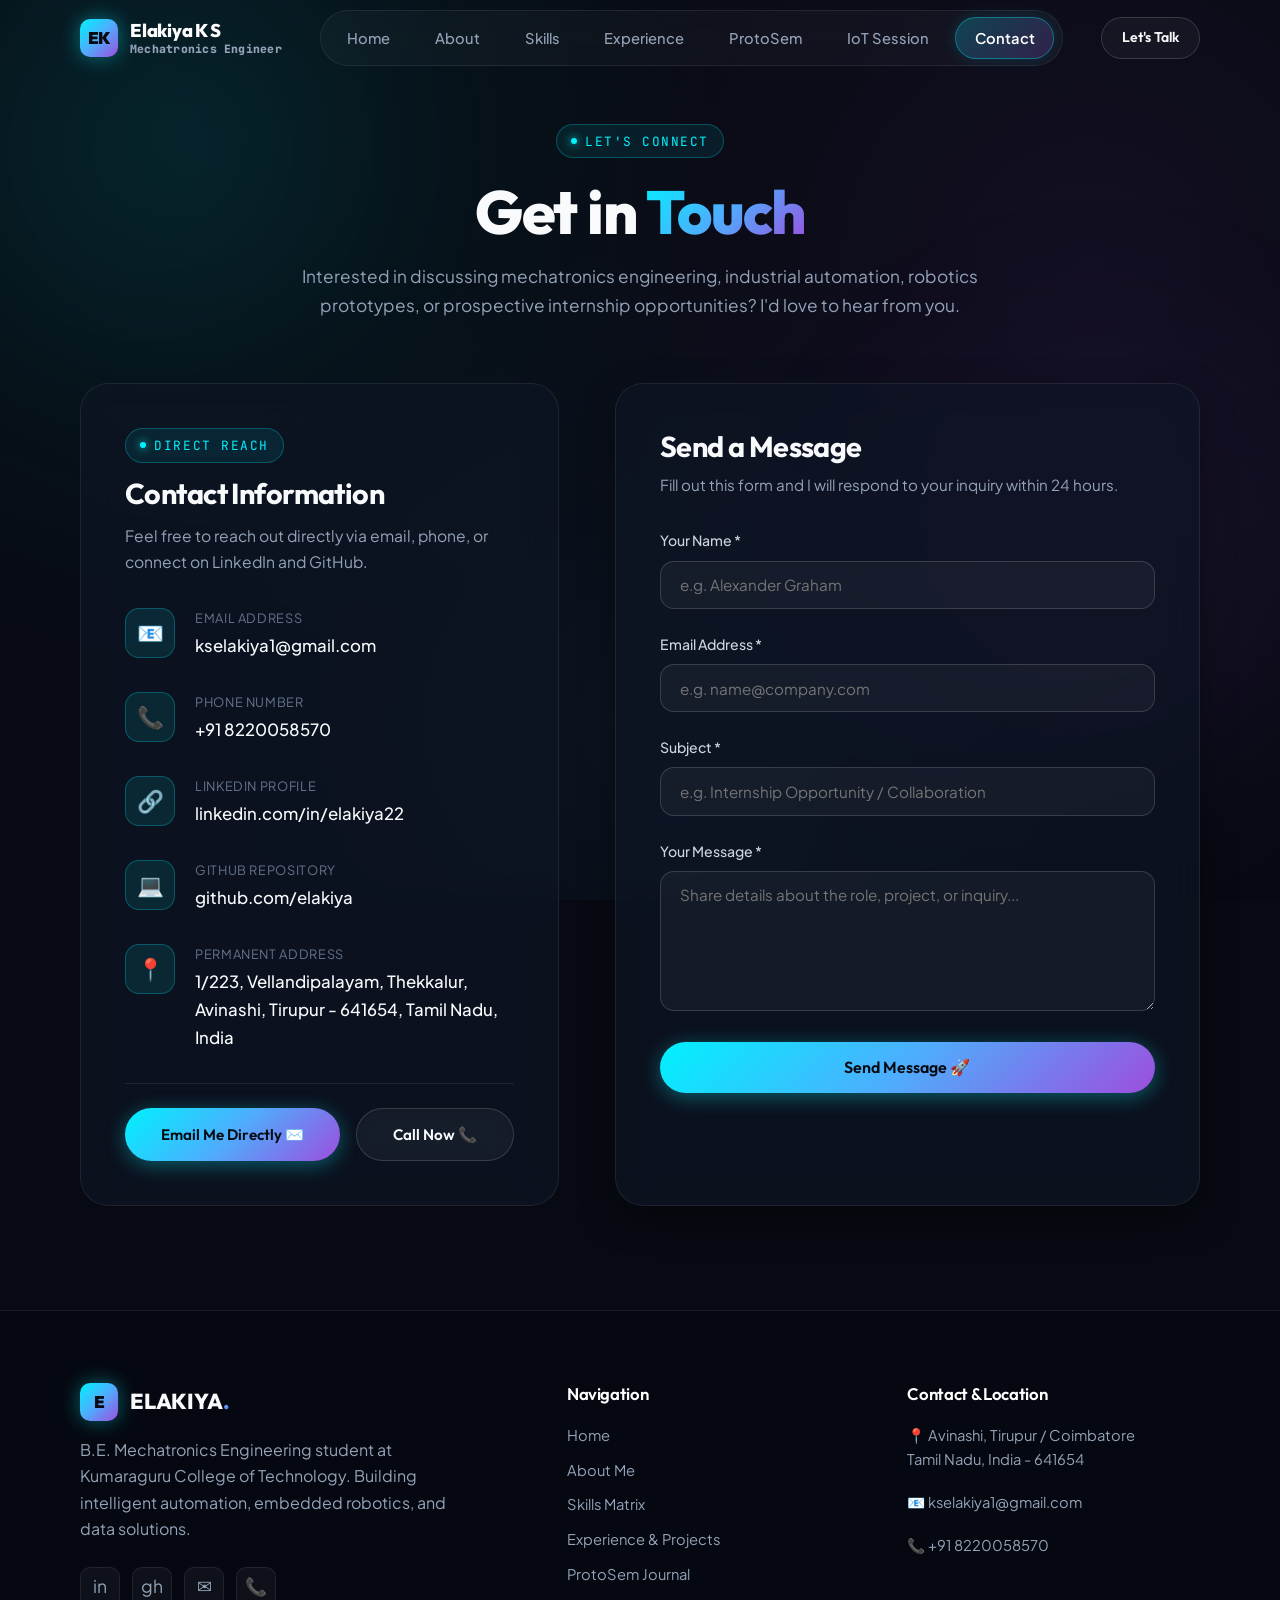
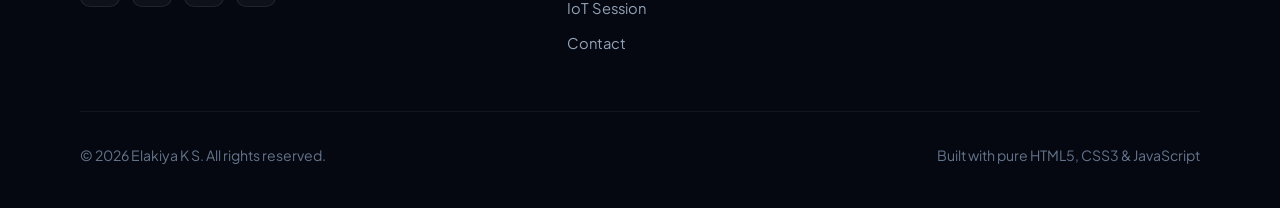
<file: contact.html>
<!DOCTYPE html>
<html lang="en">
<head>
  <meta charset="UTF-8">
  <meta name="viewport" content="width=device-width, initial-scale=1.0">
  <title>Contact Elakiya K S | Mechatronics Engineer</title>
  <meta name="description" content="Get in touch with Elakiya K S for mechatronics engineering roles, PLC automation projects, internships, and collaborative research opportunities.">
  <link rel="stylesheet" href="style.css">
  <link rel="icon" href="data:image/svg+xml,<svg xmlns=%22http://www.w3.org/2000/svg%22 viewBox=%220%22%20%220%22%20%22100%22%20%22100%22><text y=%22.9em%22 font-size=%2290%22>⚡</text></svg>">
</head>
<body>

  <!-- Background Ambient Glow -->
  <div class="ambient-glow" aria-hidden="true"></div>

  <!-- Sticky Glassmorphic Navbar -->
  <header>
    <nav class="navbar" id="navbar" aria-label="Main Navigation">
      <div class="container">
        <a href="index.html" class="nav-brand">
          <div class="nav-logo-badge">EK</div>
          <div class="brand-text">
            <span class="brand-name">Elakiya K S</span>
            <span class="brand-role">Mechatronics Engineer</span>
          </div>
        </a>

        <div class="nav-links" id="navLinks">
          <a href="index.html" class="nav-link">Home</a>
          <a href="about.html" class="nav-link">About</a>
          <a href="skills.html" class="nav-link">Skills</a>
          <a href="experience.html" class="nav-link">Experience</a>
          <a href="protosem.html" class="nav-link">ProtoSem</a>
          <a href="iot.html" class="nav-link">IoT Session</a>
          <a href="contact.html" class="nav-link active">Contact</a>
        </div>

        <div class="nav-cta">
          <a href="contact.html" class="btn btn-outline" style="padding: 0.55rem 1.25rem; font-size: 0.88rem;">Let's Talk</a>
          <button class="mobile-toggle" id="mobileToggle" aria-label="Toggle navigation menu">
            <span></span>
          </button>
        </div>
      </div>
    </nav>
  </header>

  <!-- Main Content -->
  <main>
    <section class="section contact-hero">
      <div class="container">
        <div class="section-header">
          <div class="section-tag">Let's Connect</div>
          <h1>Get in <span class="gradient-text">Touch</span></h1>
          <p class="section-subtitle">Interested in discussing mechatronics engineering, industrial automation, robotics prototypes, or prospective internship opportunities? I'd love to hear from you.</p>
        </div>

        <div class="contact-grid">
          <!-- Left Column: Contact Details -->
          <div class="contact-info-card">
            <div>
              <div class="section-tag" style="margin-bottom: 0.75rem;">Direct Reach</div>
              <h2 style="font-size: 1.8rem; margin-bottom: 0.75rem;">Contact Information</h2>
              <p style="font-size: 0.98rem; line-height: 1.7; color: var(--text-muted); margin-bottom: 0;">
                Feel free to reach out directly via email, phone, or connect on LinkedIn and GitHub.
              </p>
            </div>

            <!-- Email -->
            <div class="contact-item">
              <div class="contact-icon">📧</div>
              <div class="contact-details">
                <span>Email Address</span>
                <a href="mailto:kselakiya1@gmail.com">kselakiya1@gmail.com</a>
              </div>
            </div>

            <!-- Phone -->
            <div class="contact-item">
              <div class="contact-icon">📞</div>
              <div class="contact-details">
                <span>Phone Number</span>
                <a href="tel:8220058570">+91 8220058570</a>
              </div>
            </div>

            <!-- LinkedIn -->
            <div class="contact-item">
              <div class="contact-icon">🔗</div>
              <div class="contact-details">
                <span>LinkedIn Profile</span>
                <a href="https://www.linkedin.com/in/elakiya22" target="_blank" rel="noopener noreferrer">linkedin.com/in/elakiya22</a>
              </div>
            </div>

            <!-- GitHub -->
            <div class="contact-item">
              <div class="contact-icon">💻</div>
              <div class="contact-details">
                <span>GitHub Repository</span>
                <a href="https://github.com/elakiya" target="_blank" rel="noopener noreferrer">github.com/elakiya</a>
              </div>
            </div>

            <!-- Location -->
            <div class="contact-item">
              <div class="contact-icon">📍</div>
              <div class="contact-details">
                <span>Permanent Address</span>
                <p>1/223, Vellandipalayam, Thekkalur,<br>Avinashi, Tirupur - 641654, Tamil Nadu, India</p>
              </div>
            </div>

            <div style="padding-top: 1.5rem; border-top: 1px solid var(--glass-border); display: flex; gap: 1rem; flex-wrap: wrap;">
              <a href="mailto:kselakiya1@gmail.com?subject=Opportunity%20Inquiry" class="btn btn-primary" style="flex-grow: 1;">
                Email Me Directly ✉️
              </a>
              <a href="tel:8220058570" class="btn btn-outline" style="flex-grow: 1;">
                Call Now 📞
              </a>
            </div>
          </div>

          <!-- Right Column: Glassmorphic Contact Form -->
          <div class="contact-form-card">
            <h2 style="font-size: 1.8rem; margin-bottom: 0.5rem;">Send a Message</h2>
            <p style="font-size: 0.95rem; color: var(--text-muted); margin-bottom: 2rem;">
              Fill out this form and I will respond to your inquiry within 24 hours.
            </p>

            <form id="contactForm">
              <div class="form-group">
                <label for="senderName" class="form-label">Your Name *</label>
                <input type="text" id="senderName" class="form-control" placeholder="e.g. Alexander Graham" required>
              </div>

              <div class="form-group">
                <label for="senderEmail" class="form-label">Email Address *</label>
                <input type="email" id="senderEmail" class="form-control" placeholder="e.g. name@company.com" required>
              </div>

              <div class="form-group">
                <label for="subject" class="form-label">Subject *</label>
                <input type="text" id="subject" class="form-control" placeholder="e.g. Internship Opportunity / Collaboration" required>
              </div>

              <div class="form-group">
                <label for="message" class="form-label">Your Message *</label>
                <textarea id="message" class="form-control" placeholder="Share details about the role, project, or inquiry..." required></textarea>
              </div>

              <button type="submit" class="btn btn-primary" style="width: 100%; padding: 0.95rem; font-size: 1rem;">
                Send Message 🚀
              </button>
            </form>
          </div>
        </div>
      </div>
    </section>
  </main>

  <!-- Modern Glassmorphic Footer -->
  <footer class="footer">
    <div class="container">
      <div class="footer-grid">
        <div class="footer-brand">
          <div class="nav-brand" style="margin-bottom: 1rem;">
            <div class="nav-logo-badge">E</div>
            <span>ELAKIYA<span class="gradient-text">.</span></span>
          </div>
          <p>
            B.E. Mechatronics Engineering student at Kumaraguru College of Technology. Building intelligent automation, embedded robotics, and data solutions.
          </p>
          <div class="social-links" style="margin-top: 1.5rem;">
            <a href="https://www.linkedin.com/in/elakiya22" target="_blank" rel="noopener noreferrer" class="social-btn" aria-label="LinkedIn">in</a>
            <a href="https://github.com/elakiya" target="_blank" rel="noopener noreferrer" class="social-btn" aria-label="GitHub">gh</a>
            <a href="mailto:kselakiya1@gmail.com" class="social-btn" aria-label="Email">✉</a>
            <a href="tel:8220058570" class="social-btn" aria-label="Phone">📞</a>
          </div>
        </div>

        <div class="footer-col">
          <h4>Navigation</h4>
          <div class="footer-links">
            <a href="index.html">Home</a>
            <a href="about.html">About Me</a>
            <a href="skills.html">Skills Matrix</a>
            <a href="experience.html">Experience &amp; Projects</a>
            <a href="protosem.html">ProtoSem Journal</a>
            <a href="iot.html">IoT Session</a>
            <a href="contact.html">Contact</a>
          </div>
        </div>

        <div class="footer-col">
          <h4>Contact &amp; Location</h4>
          <div class="footer-links">
            <p style="color: var(--text-muted); font-size: 0.92rem; margin-bottom: 0.5rem;">
              📍 Avinashi, Tirupur / Coimbatore<br>Tamil Nadu, India - 641654
            </p>
            <p style="color: var(--text-muted); font-size: 0.92rem; margin-bottom: 0.5rem;">
              📧 kselakiya1@gmail.com
            </p>
            <p style="color: var(--text-muted); font-size: 0.92rem;">
              📞 +91 8220058570
            </p>
          </div>
        </div>
      </div>

      <div class="footer-bottom">
        <div>&copy; 2026 Elakiya K S. All rights reserved.</div>
        <div>Built with pure HTML5, CSS3 &amp; JavaScript</div>
      </div>
    </div>
  </footer>

  <script src="script.js"></script>
</body>
</html>
</file>
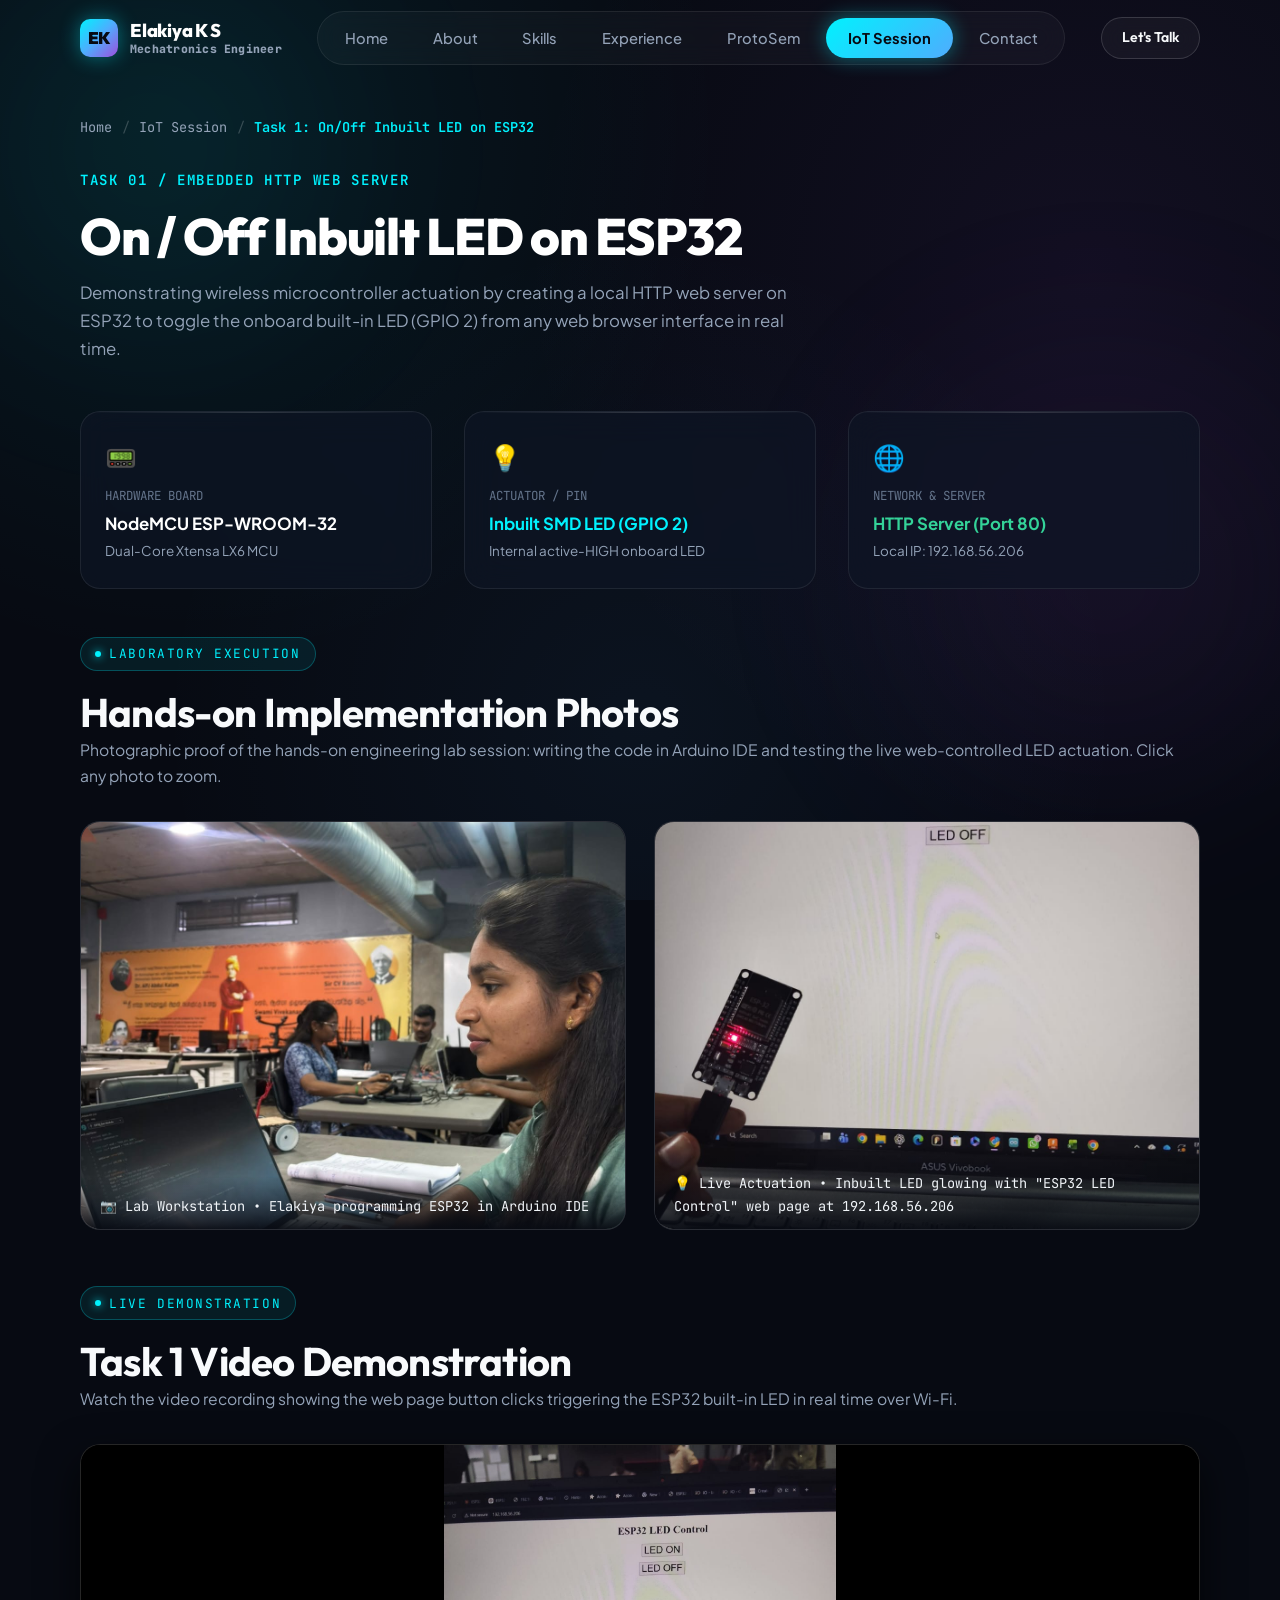
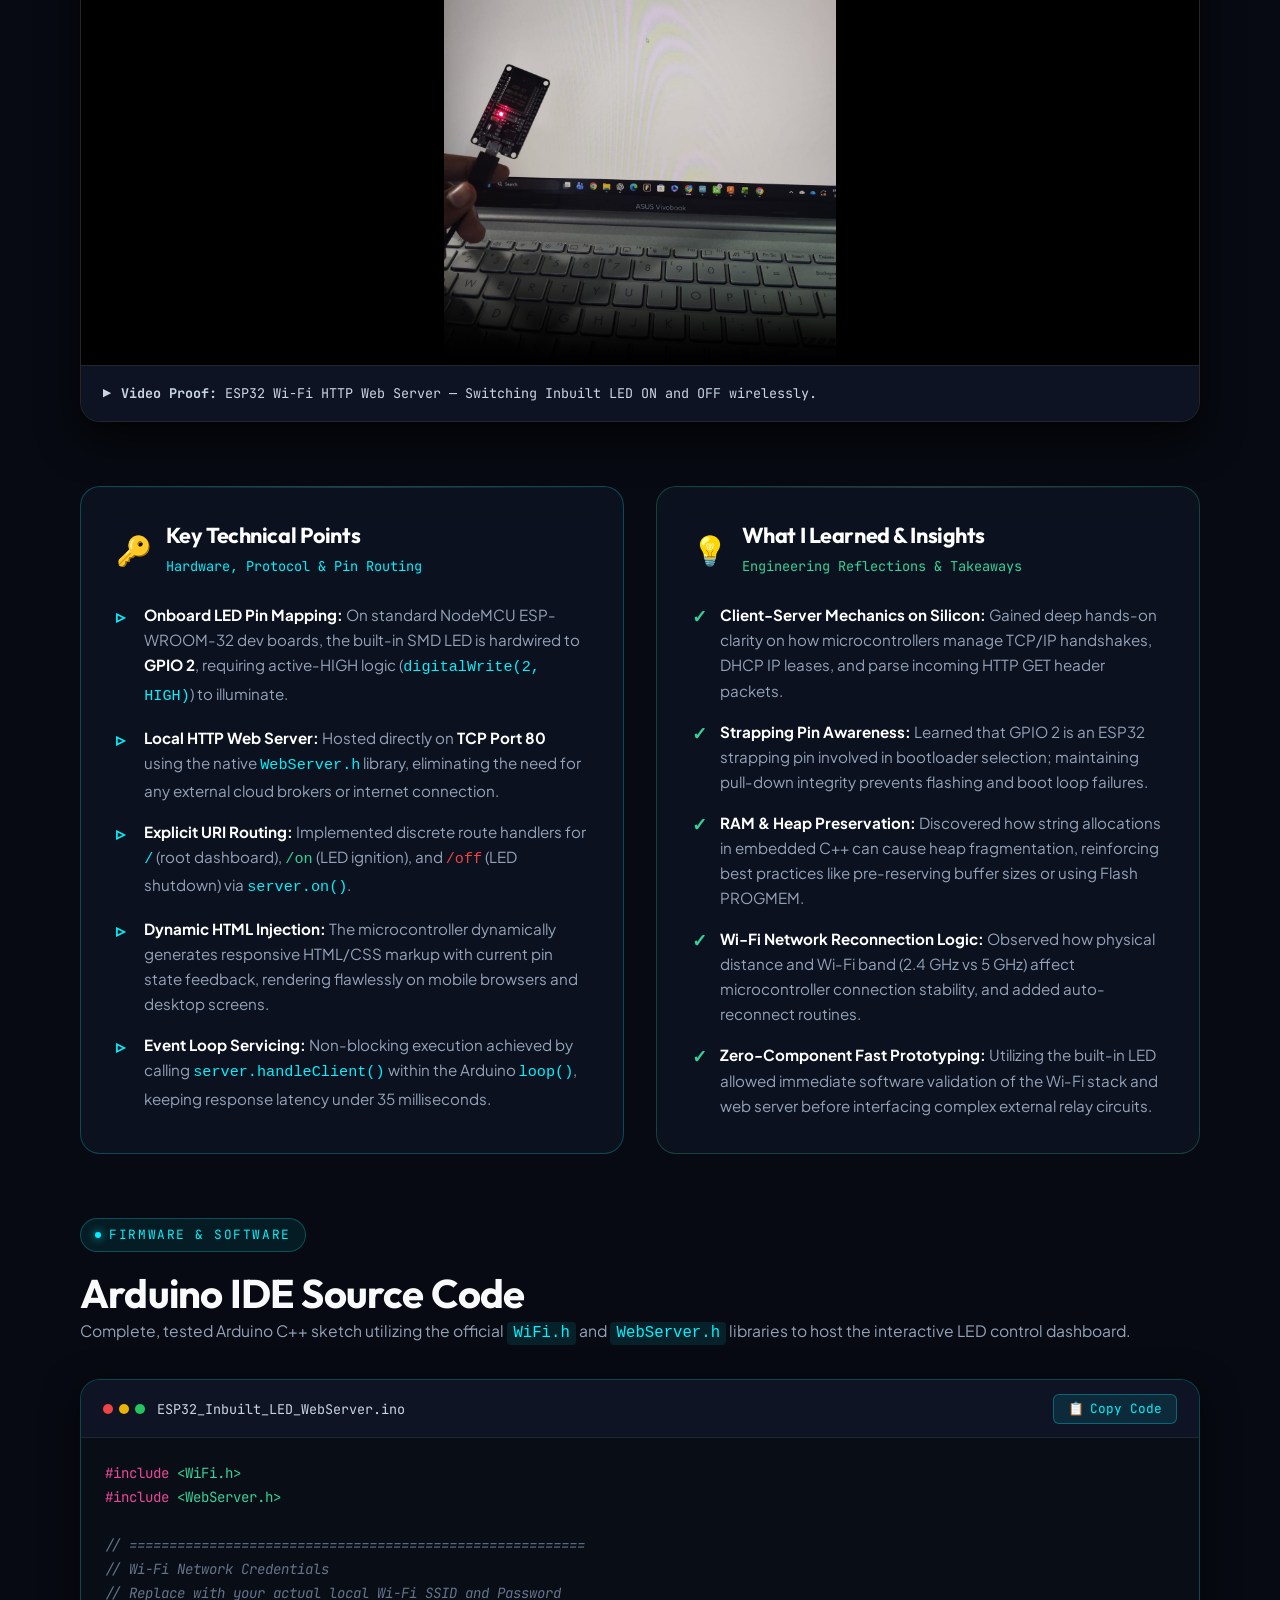
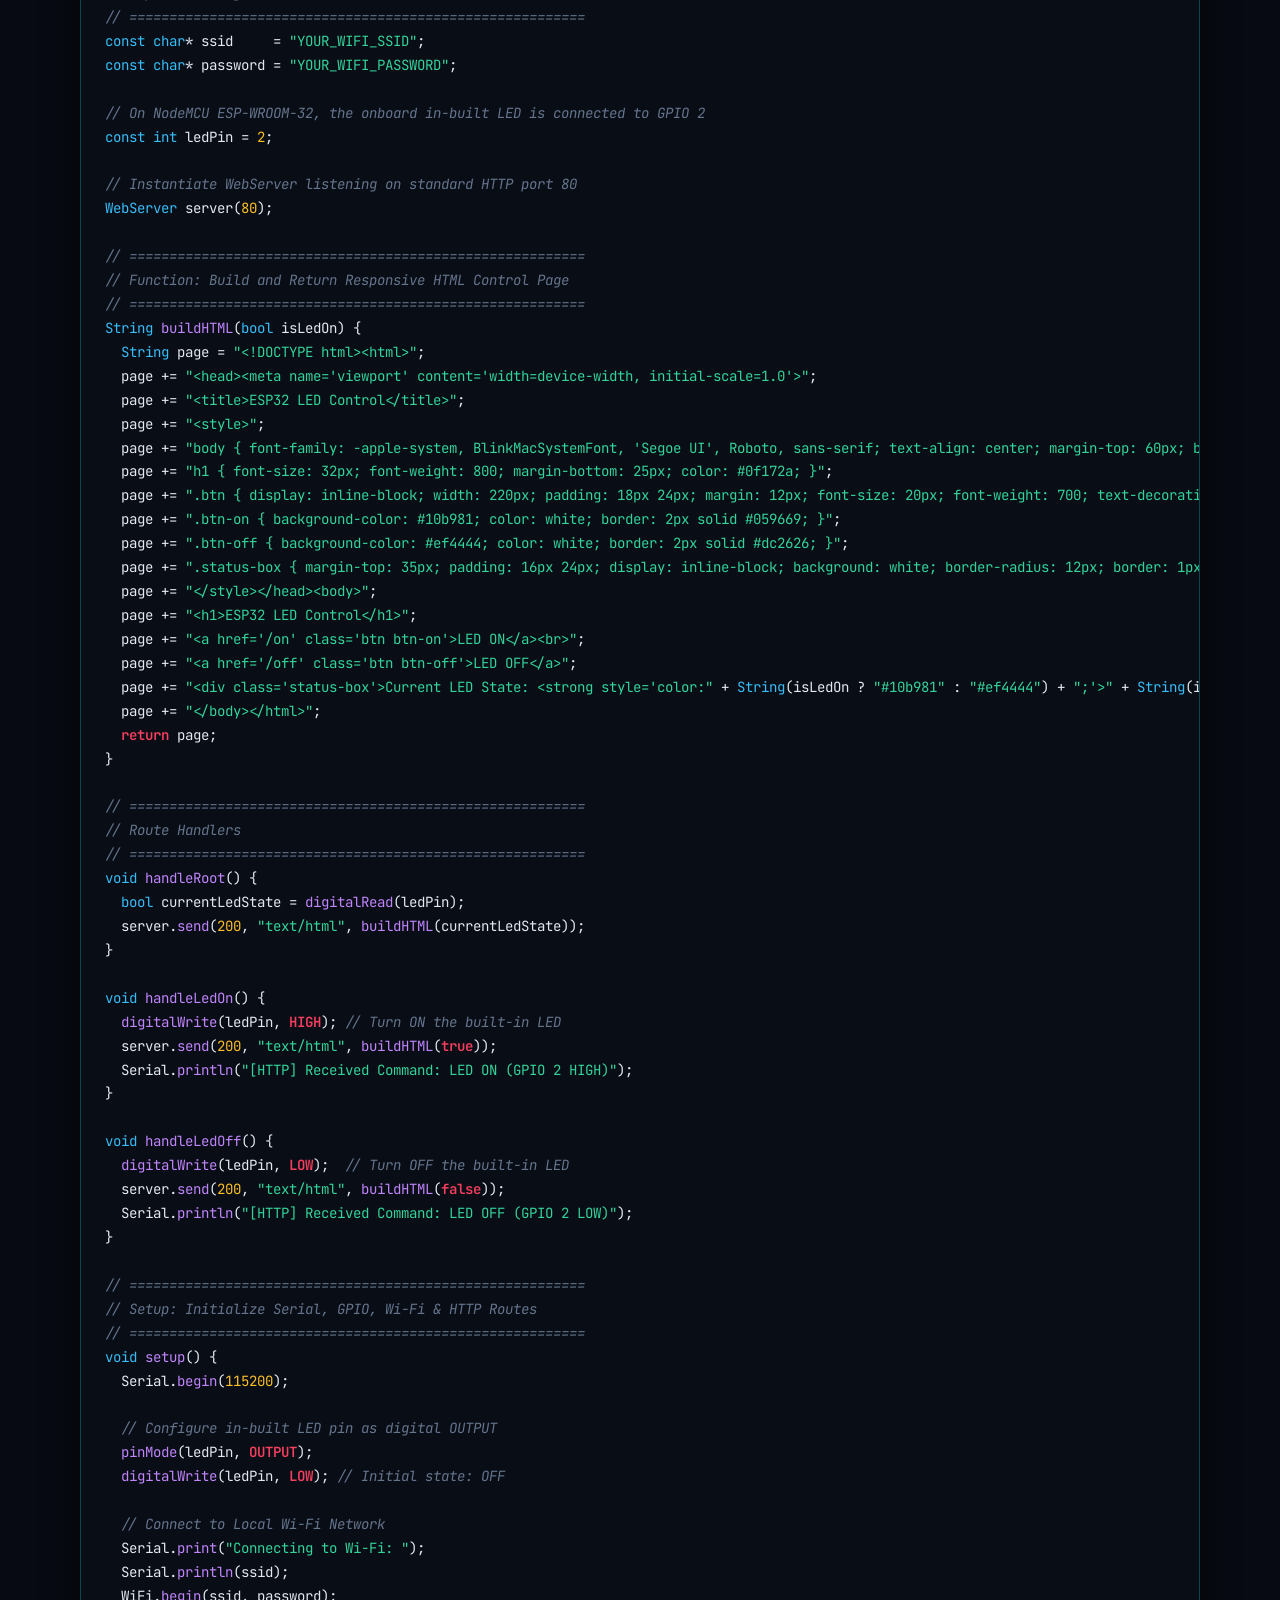
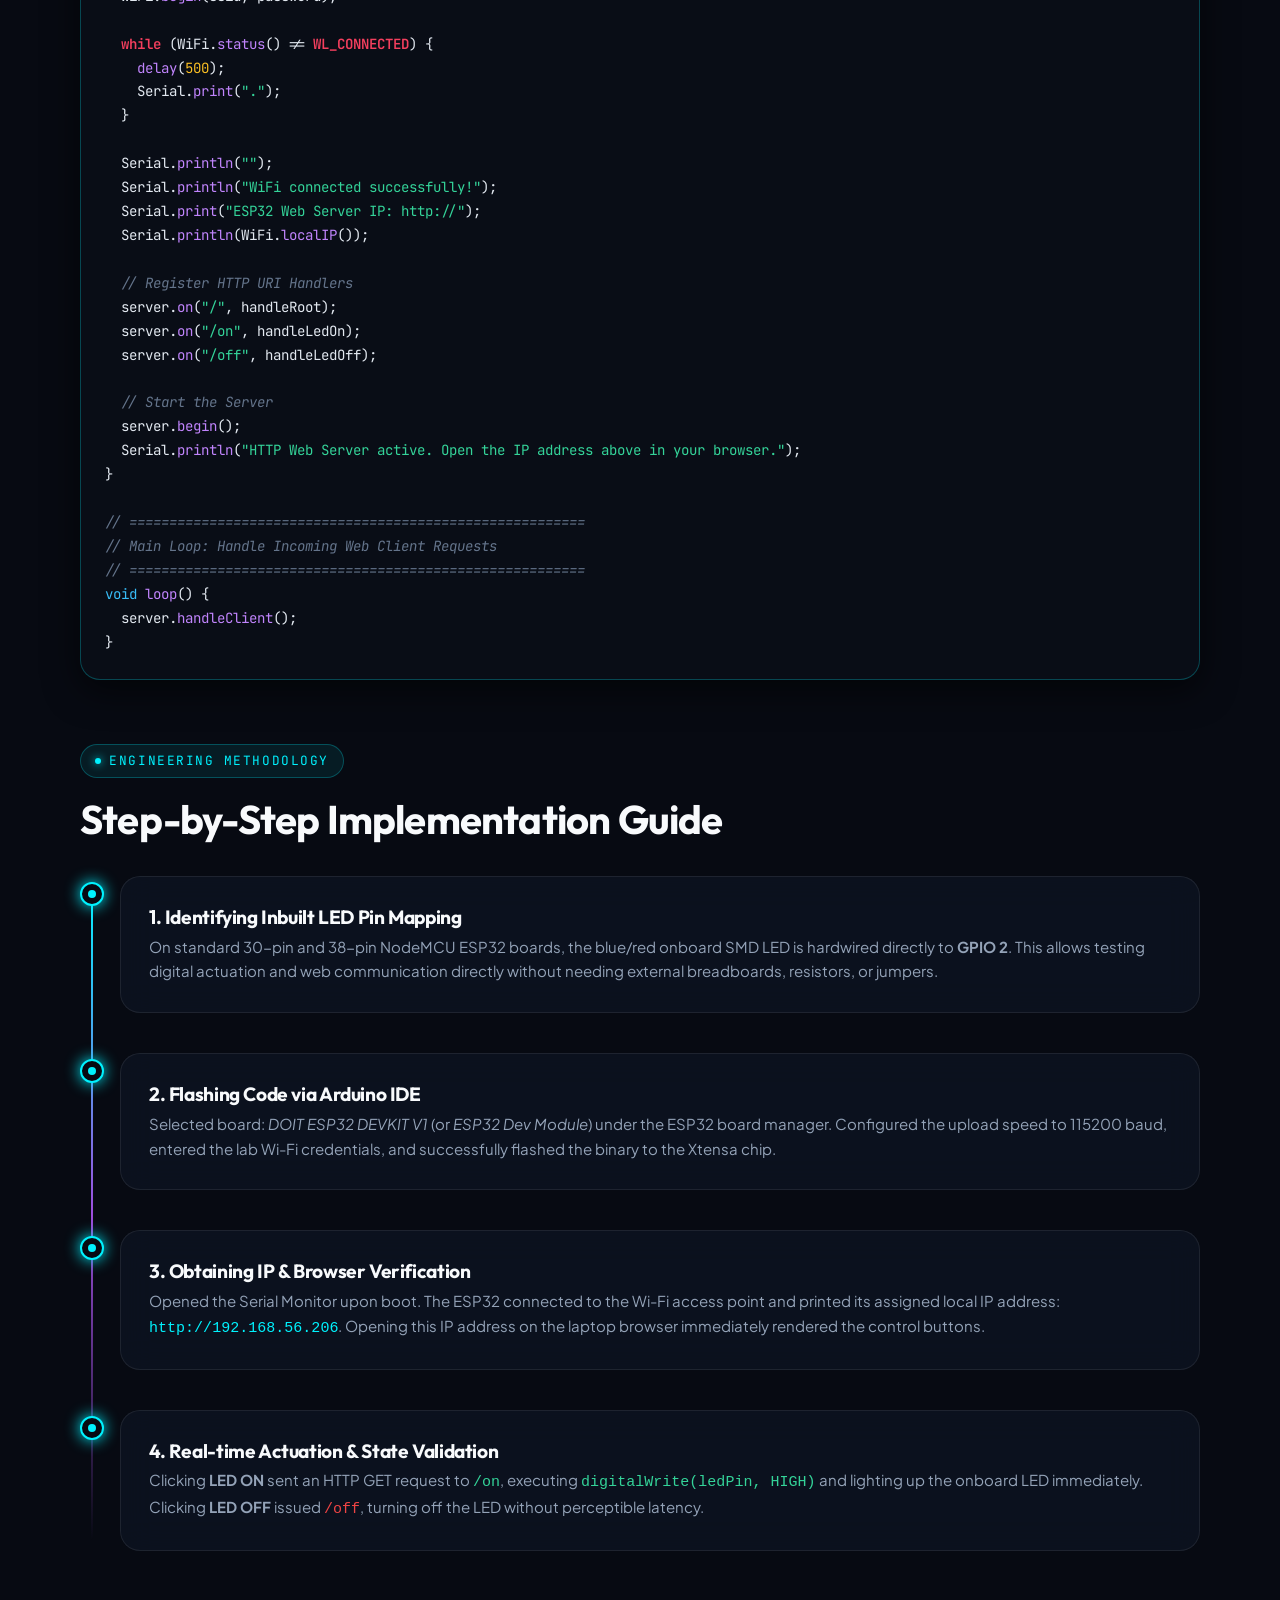
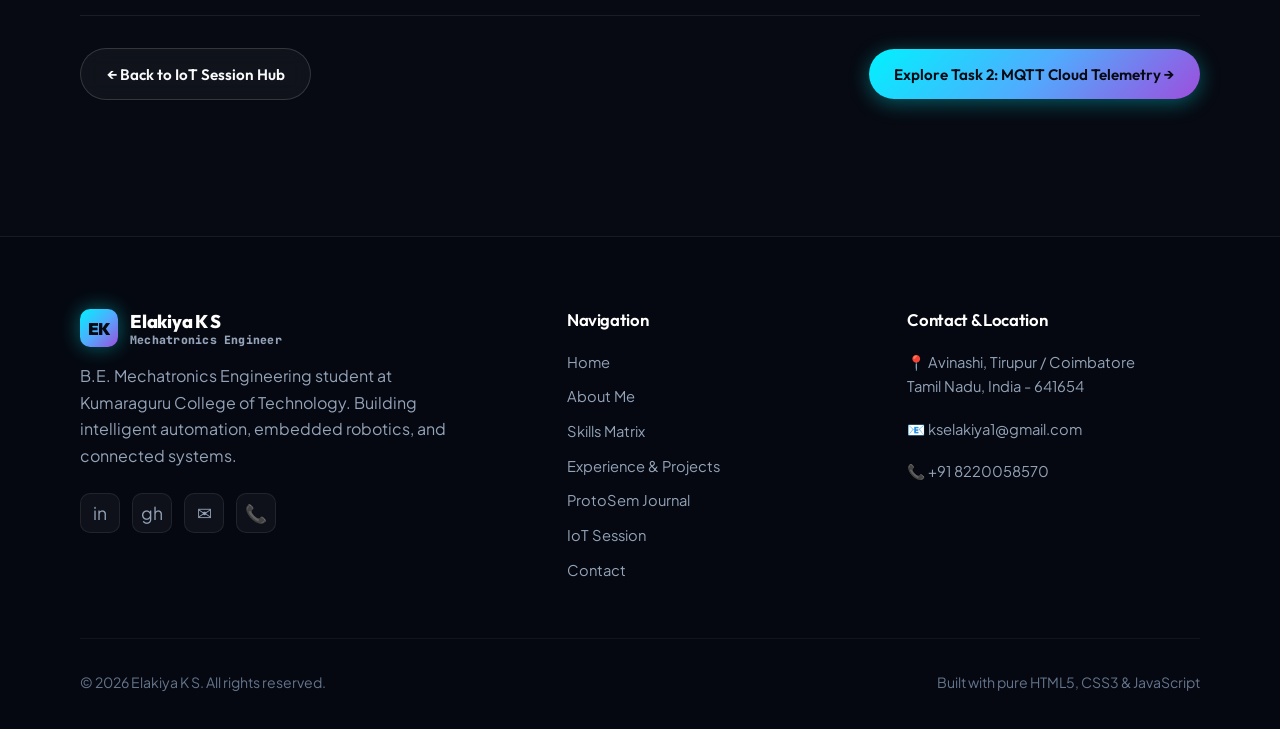
<file: iot-task1.html>
<!DOCTYPE html>
<html lang="en">
<head>
  <meta charset="UTF-8">
  <meta name="viewport" content="width=device-width, initial-scale=1.0">
  <title>Task 1: On/Off Inbuilt LED on ESP32 | IoT Session - Elakiya K S</title>
  <meta name="description" content="Task 1: Controlling the inbuilt onboard LED on ESP32 via Wi-Fi Web Server. Complete Arduino C++ source code, execution photos, and video demonstration.">
  <link rel="stylesheet" href="style.css">
  <link rel="icon" href="data:image/svg+xml,<svg xmlns=%22http://www.w3.org/2000/svg%22 viewBox=%220%22%20%220%22%20%22100%22%20%22100%22><text y=%22.9em%22 font-size=%2290%22>⚡</text></svg>">
</head>
<body>

  <!-- Background Ambient Glow -->
  <div class="ambient-glow" aria-hidden="true"></div>

  <!-- Sticky Glassmorphic Navbar -->
  <header>
    <nav class="navbar" id="navbar" aria-label="Main Navigation">
      <div class="container">
        <a href="index.html" class="nav-brand">
          <div class="nav-logo-badge">EK</div>
          <div class="brand-text">
            <span class="brand-name">Elakiya K S</span>
            <span class="brand-role">Mechatronics Engineer</span>
          </div>
        </a>

        <div class="nav-links" id="navLinks">
          <a href="index.html" class="nav-link">Home</a>
          <a href="about.html" class="nav-link">About</a>
          <a href="skills.html" class="nav-link">Skills</a>
          <a href="experience.html" class="nav-link">Experience</a>
          <a href="protosem.html" class="nav-link">ProtoSem</a>
          <a href="iot.html" class="nav-link active active-iot">IoT Session</a>
          <a href="contact.html" class="nav-link">Contact</a>
        </div>

        <div class="nav-cta">
          <a href="contact.html" class="btn btn-outline" style="padding: 0.55rem 1.25rem; font-size: 0.88rem;">Let's Talk</a>
          <button class="mobile-toggle" id="mobileToggle" aria-label="Toggle navigation menu">
            <span></span>
          </button>
        </div>
      </div>
    </nav>
  </header>

  <!-- Main Content -->
  <main>
    <section class="section" style="padding-top: calc(var(--nav-height) + 2.5rem);">
      <div class="container">

        <!-- Breadcrumb Navigation -->
        <nav class="breadcrumb" aria-label="Breadcrumb">
          <a href="index.html">Home</a>
          <span class="sep">/</span>
          <a href="iot.html">IoT Session</a>
          <span class="sep">/</span>
          <span class="current">Task 1: On/Off Inbuilt LED on ESP32</span>
        </nav>

        <!-- Task Title Header -->
        <div style="margin-bottom: 3rem;">
          <div class="proto-tag" style="color: var(--cyan);">TASK 01 / EMBEDDED HTTP WEB SERVER</div>
          <h1 class="proto-main-title" style="margin-bottom: 0.8rem;">
            On / Off Inbuilt LED on ESP32
          </h1>
          <p class="proto-main-subtitle">
            Demonstrating wireless microcontroller actuation by creating a local HTTP web server on ESP32 to toggle the onboard built-in LED (GPIO 2) from any web browser interface in real time.
          </p>
        </div>

        <!-- Technical Specification Cards -->
        <div class="grid-3" style="margin-bottom: 3rem;">
          <div class="glass-card" style="padding: 1.5rem;">
            <div style="font-size: 1.6rem; margin-bottom: 0.5rem;">📟</div>
            <div style="font-family: var(--font-mono); font-size: 0.78rem; color: var(--text-dim); text-transform: uppercase;">Hardware Board</div>
            <strong style="color: #ffffff; font-size: 1.05rem; display: block; margin-top: 0.2rem;">NodeMCU ESP-WROOM-32</strong>
            <span style="font-size: 0.84rem; color: var(--text-muted);">Dual-Core Xtensa LX6 MCU</span>
          </div>

          <div class="glass-card" style="padding: 1.5rem;">
            <div style="font-size: 1.6rem; margin-bottom: 0.5rem;">💡</div>
            <div style="font-family: var(--font-mono); font-size: 0.78rem; color: var(--text-dim); text-transform: uppercase;">Actuator / Pin</div>
            <strong style="color: var(--cyan); font-size: 1.05rem; display: block; margin-top: 0.2rem;">Inbuilt SMD LED (GPIO 2)</strong>
            <span style="font-size: 0.84rem; color: var(--text-muted);">Internal active-HIGH onboard LED</span>
          </div>

          <div class="glass-card" style="padding: 1.5rem;">
            <div style="font-size: 1.6rem; margin-bottom: 0.5rem;">🌐</div>
            <div style="font-family: var(--font-mono); font-size: 0.78rem; color: var(--text-dim); text-transform: uppercase;">Network &amp; Server</div>
            <strong style="color: #34d399; font-size: 1.05rem; display: block; margin-top: 0.2rem;">HTTP Server (Port 80)</strong>
            <span style="font-size: 0.84rem; color: var(--text-muted);">Local IP: 192.168.56.206</span>
          </div>
        </div>

        <!-- =========================================================
             SECTION: USER LAB PHOTOS (PROOF OF EXECUTION)
             ========================================================= -->
        <div style="margin-bottom: 3.5rem;">
          <div class="section-tag">Laboratory Execution</div>
          <h2>Hands-on Implementation Photos</h2>
          <p style="color: var(--text-muted); font-size: 0.98rem; margin-bottom: 1.5rem;">
            Photographic proof of the hands-on engineering lab session: writing the code in Arduino IDE and testing the live web-controlled LED actuation. Click any photo to zoom.
          </p>

          <div class="iot-media-grid">
            <!-- Photo 1: Lab Workstation Coding -->
            <div class="iot-photo-card">
              <img src="assets/images/task1_lab.jpg" alt="Elakiya programming ESP32 in Arduino IDE at lab workstation" onerror="if(!this.dataset.t){this.dataset.t=1;this.src=this.src.includes('assets/images/')?this.src.replace('assets/images/',''):'assets/images/'+this.src;}">
              <div class="iot-photo-tag">
                📷 Lab Workstation &bull; Elakiya programming ESP32 in Arduino IDE
              </div>
            </div>

            <!-- Photo 2: Live ESP32 LED Glowing & Web Interface -->
            <div class="iot-photo-card">
              <img src="assets/images/task1_web_led.jpg" alt="ESP32 Inbuilt LED glowing with web control page in background" onerror="if(!this.dataset.t){this.dataset.t=1;this.src=this.src.includes('assets/images/')?this.src.replace('assets/images/',''):'assets/images/'+this.src;}">
              <div class="iot-photo-tag">
                💡 Live Actuation &bull; Inbuilt LED glowing with "ESP32 LED Control" web page at 192.168.56.206
              </div>
            </div>
          </div>
        </div>

        <!-- =========================================================
             SECTION: VIDEO DEMONSTRATION
             ========================================================= -->
        <div style="margin-bottom: 4rem;">
          <div class="section-tag">Live Demonstration</div>
          <h2>Task 1 Video Demonstration</h2>
          <p style="color: var(--text-muted); font-size: 0.98rem; margin-bottom: 1.5rem;">
            Watch the video recording showing the web page button clicks triggering the ESP32 built-in LED in real time over Wi-Fi.
          </p>

          <div class="video-box">
            <video controls playsinline preload="metadata" poster="task1_web_led.jpg" onerror="if(!this.dataset.t){this.dataset.t=1;this.poster='assets/images/task1_web_led.jpg';}">
              <source src="task1_video.mp4" type="video/mp4">
              <source src="assets/videos/task1_video.mp4" type="video/mp4">
              Your browser does not support HTML5 video playback.
            </video>
            <div class="video-caption">
              <span>▶</span>
              <span><strong>Video Proof:</strong> ESP32 Wi-Fi HTTP Web Server &mdash; Switching Inbuilt LED ON and OFF wirelessly.</span>
            </div>
          </div>
        </div>

        <!-- =========================================================
             SECTION: KEY POINTS & WHAT I LEARNED
             ========================================================= -->
        <div style="margin-bottom: 4rem;">
          <div class="grid-2">

            <!-- Key Technical Points Card -->
            <div class="glass-card" style="padding: 2.2rem; border-color: rgba(0, 242, 254, 0.25);">
              <div style="display: flex; align-items: center; gap: 0.85rem; margin-bottom: 1.5rem;">
                <div style="font-size: 1.8rem;">🔑</div>
                <div>
                  <h3 style="margin-bottom: 0.2rem; font-size: 1.35rem; color: #ffffff;">Key Technical Points</h3>
                  <span style="font-size: 0.85rem; color: var(--cyan); font-family: var(--font-mono);">Hardware, Protocol &amp; Pin Routing</span>
                </div>
              </div>

              <ul class="styled-list">
                <li>
                  <strong>Onboard LED Pin Mapping:</strong> On standard NodeMCU ESP-WROOM-32 dev boards, the built-in SMD LED is hardwired to <strong>GPIO 2</strong>, requiring active-HIGH logic (<code style="color: var(--cyan);">digitalWrite(2, HIGH)</code>) to illuminate.
                </li>
                <li>
                  <strong>Local HTTP Web Server:</strong> Hosted directly on <strong>TCP Port 80</strong> using the native <code style="color: var(--cyan);">WebServer.h</code> library, eliminating the need for any external cloud brokers or internet connection.
                </li>
                <li>
                  <strong>Explicit URI Routing:</strong> Implemented discrete route handlers for <code style="color: var(--cyan);">/</code> (root dashboard), <code style="color: #34d399;">/on</code> (LED ignition), and <code style="color: #ef4444;">/off</code> (LED shutdown) via <code style="color: var(--cyan);">server.on()</code>.
                </li>
                <li>
                  <strong>Dynamic HTML Injection:</strong> The microcontroller dynamically generates responsive HTML/CSS markup with current pin state feedback, rendering flawlessly on mobile browsers and desktop screens.
                </li>
                <li>
                  <strong>Event Loop Servicing:</strong> Non-blocking execution achieved by calling <code style="color: var(--cyan);">server.handleClient()</code> within the Arduino <code style="color: var(--cyan);">loop()</code>, keeping response latency under 35 milliseconds.
                </li>
              </ul>
            </div>

            <!-- What I Learned & Insights Card -->
            <div class="glass-card" style="padding: 2.2rem; border-color: rgba(52, 211, 153, 0.25);">
              <div style="display: flex; align-items: center; gap: 0.85rem; margin-bottom: 1.5rem;">
                <div style="font-size: 1.8rem;">💡</div>
                <div>
                  <h3 style="margin-bottom: 0.2rem; font-size: 1.35rem; color: #ffffff;">What I Learned &amp; Insights</h3>
                  <span style="font-size: 0.85rem; color: #34d399; font-family: var(--font-mono);">Engineering Reflections &amp; Takeaways</span>
                </div>
              </div>

              <ul class="styled-list learned-list">
                <li>
                  <strong>Client-Server Mechanics on Silicon:</strong> Gained deep hands-on clarity on how microcontrollers manage TCP/IP handshakes, DHCP IP leases, and parse incoming HTTP GET header packets.
                </li>
                <li>
                  <strong>Strapping Pin Awareness:</strong> Learned that GPIO 2 is an ESP32 strapping pin involved in bootloader selection; maintaining pull-down integrity prevents flashing and boot loop failures.
                </li>
                <li>
                  <strong>RAM &amp; Heap Preservation:</strong> Discovered how string allocations in embedded C++ can cause heap fragmentation, reinforcing best practices like pre-reserving buffer sizes or using Flash PROGMEM.
                </li>
                <li>
                  <strong>Wi-Fi Network Reconnection Logic:</strong> Observed how physical distance and Wi-Fi band (2.4 GHz vs 5 GHz) affect microcontroller connection stability, and added auto-reconnect routines.
                </li>
                <li>
                  <strong>Zero-Component Fast Prototyping:</strong> Utilizing the built-in LED allowed immediate software validation of the Wi-Fi stack and web server before interfacing complex external relay circuits.
                </li>
              </ul>
            </div>

          </div>
        </div>

        <!-- =========================================================
             SECTION: ARDUINO C++ SOURCE CODE
             ========================================================= -->
        <div style="margin-bottom: 4rem;">
          <div class="section-tag">Firmware &amp; Software</div>
          <h2>Arduino IDE Source Code</h2>
          <p style="color: var(--text-muted); font-size: 0.98rem; margin-bottom: 1rem;">
            Complete, tested Arduino C++ sketch utilizing the official <code style="color: var(--cyan); background: rgba(0,242,254,0.1); padding: 0.15rem 0.4rem; border-radius: 4px;">WiFi.h</code> and <code style="color: var(--cyan); background: rgba(0,242,254,0.1); padding: 0.15rem 0.4rem; border-radius: 4px;">WebServer.h</code> libraries to host the interactive LED control dashboard.
          </p>

          <div class="code-box">
            <div class="code-header">
              <div class="code-header-left">
                <div class="code-dots">
                  <span class="code-dot dot-red"></span>
                  <span class="code-dot dot-yellow"></span>
                  <span class="code-dot dot-green"></span>
                </div>
                <span class="code-title">ESP32_Inbuilt_LED_WebServer.ino</span>
              </div>
              <button class="code-copy-btn" id="copyArduinoBtn">
                <span>📋</span> Copy Code
              </button>
            </div>

            <pre class="code-body"><code id="arduinoSourceCode"><span class="code-inc">#include</span> <span class="code-str">&lt;WiFi.h&gt;</span>
<span class="code-inc">#include</span> <span class="code-str">&lt;WebServer.h&gt;</span>

<span class="code-com">// =========================================================</span>
<span class="code-com">// Wi-Fi Network Credentials</span>
<span class="code-com">// Replace with your actual local Wi-Fi SSID and Password</span>
<span class="code-com">// =========================================================</span>
<span class="code-type">const char</span>* ssid     = <span class="code-str">"YOUR_WIFI_SSID"</span>;
<span class="code-type">const char</span>* password = <span class="code-str">"YOUR_WIFI_PASSWORD"</span>;

<span class="code-com">// On NodeMCU ESP-WROOM-32, the onboard in-built LED is connected to GPIO 2</span>
<span class="code-type">const int</span> ledPin = <span class="code-num">2</span>;

<span class="code-com">// Instantiate WebServer listening on standard HTTP port 80</span>
<span class="code-type">WebServer</span> server(<span class="code-num">80</span>);

<span class="code-com">// =========================================================</span>
<span class="code-com">// Function: Build and Return Responsive HTML Control Page</span>
<span class="code-com">// =========================================================</span>
<span class="code-type">String</span> <span class="code-fn">buildHTML</span>(<span class="code-type">bool</span> isLedOn) {
  <span class="code-type">String</span> page = <span class="code-str">"&lt;!DOCTYPE html&gt;&lt;html&gt;"</span>;
  page += <span class="code-str">"&lt;head&gt;&lt;meta name='viewport' content='width=device-width, initial-scale=1.0'&gt;"</span>;
  page += <span class="code-str">"&lt;title&gt;ESP32 LED Control&lt;/title&gt;"</span>;
  page += <span class="code-str">"&lt;style&gt;"</span>;
  page += <span class="code-str">"body { font-family: -apple-system, BlinkMacSystemFont, 'Segoe UI', Roboto, sans-serif; text-align: center; margin-top: 60px; background-color: #f8fafc; color: #1e293b; }"</span>;
  page += <span class="code-str">"h1 { font-size: 32px; font-weight: 800; margin-bottom: 25px; color: #0f172a; }"</span>;
  page += <span class="code-str">".btn { display: inline-block; width: 220px; padding: 18px 24px; margin: 12px; font-size: 20px; font-weight: 700; text-decoration: none; border-radius: 12px; box-shadow: 0 4px 15px rgba(0,0,0,0.1); transition: all 0.2s; }"</span>;
  page += <span class="code-str">".btn-on { background-color: #10b981; color: white; border: 2px solid #059669; }"</span>;
  page += <span class="code-str">".btn-off { background-color: #ef4444; color: white; border: 2px solid #dc2626; }"</span>;
  page += <span class="code-str">".status-box { margin-top: 35px; padding: 16px 24px; display: inline-block; background: white; border-radius: 12px; border: 1px solid #cbd5e1; box-shadow: 0 2px 10px rgba(0,0,0,0.05); }"</span>;
  page += <span class="code-str">"&lt;/style&gt;&lt;/head&gt;&lt;body&gt;"</span>;
  page += <span class="code-str">"&lt;h1&gt;ESP32 LED Control&lt;/h1&gt;"</span>;
  page += <span class="code-str">"&lt;a href='/on' class='btn btn-on'&gt;LED ON&lt;/a&gt;&lt;br&gt;"</span>;
  page += <span class="code-str">"&lt;a href='/off' class='btn btn-off'&gt;LED OFF&lt;/a&gt;"</span>;
  page += <span class="code-str">"&lt;div class='status-box'&gt;Current LED State: &lt;strong style='color:"</span> + <span class="code-type">String</span>(isLedOn ? <span class="code-str">"#10b981"</span> : <span class="code-str">"#ef4444"</span>) + <span class="code-str">";'&gt;"</span> + <span class="code-type">String</span>(isLedOn ? <span class="code-str">"ON (GLOWING)"</span> : <span class="code-str">"OFF"</span>) + <span class="code-str">"&lt;/strong&gt;&lt;/div&gt;"</span>;
  page += <span class="code-str">"&lt;/body&gt;&lt;/html&gt;"</span>;
  <span class="code-kw">return</span> page;
}

<span class="code-com">// =========================================================</span>
<span class="code-com">// Route Handlers</span>
<span class="code-com">// =========================================================</span>
<span class="code-type">void</span> <span class="code-fn">handleRoot</span>() {
  <span class="code-type">bool</span> currentLedState = <span class="code-fn">digitalRead</span>(ledPin);
  server.<span class="code-fn">send</span>(<span class="code-num">200</span>, <span class="code-str">"text/html"</span>, <span class="code-fn">buildHTML</span>(currentLedState));
}

<span class="code-type">void</span> <span class="code-fn">handleLedOn</span>() {
  <span class="code-fn">digitalWrite</span>(ledPin, <span class="code-kw">HIGH</span>); <span class="code-com">// Turn ON the built-in LED</span>
  server.<span class="code-fn">send</span>(<span class="code-num">200</span>, <span class="code-str">"text/html"</span>, <span class="code-fn">buildHTML</span>(<span class="code-kw">true</span>));
  Serial.<span class="code-fn">println</span>(<span class="code-str">"[HTTP] Received Command: LED ON (GPIO 2 HIGH)"</span>);
}

<span class="code-type">void</span> <span class="code-fn">handleLedOff</span>() {
  <span class="code-fn">digitalWrite</span>(ledPin, <span class="code-kw">LOW</span>);  <span class="code-com">// Turn OFF the built-in LED</span>
  server.<span class="code-fn">send</span>(<span class="code-num">200</span>, <span class="code-str">"text/html"</span>, <span class="code-fn">buildHTML</span>(<span class="code-kw">false</span>));
  Serial.<span class="code-fn">println</span>(<span class="code-str">"[HTTP] Received Command: LED OFF (GPIO 2 LOW)"</span>);
}

<span class="code-com">// =========================================================</span>
<span class="code-com">// Setup: Initialize Serial, GPIO, Wi-Fi &amp; HTTP Routes</span>
<span class="code-com">// =========================================================</span>
<span class="code-type">void</span> <span class="code-fn">setup</span>() {
  Serial.<span class="code-fn">begin</span>(<span class="code-num">115200</span>);
  
  <span class="code-com">// Configure in-built LED pin as digital OUTPUT</span>
  <span class="code-fn">pinMode</span>(ledPin, <span class="code-kw">OUTPUT</span>);
  <span class="code-fn">digitalWrite</span>(ledPin, <span class="code-kw">LOW</span>); <span class="code-com">// Initial state: OFF</span>

  <span class="code-com">// Connect to Local Wi-Fi Network</span>
  Serial.<span class="code-fn">print</span>(<span class="code-str">"Connecting to Wi-Fi: "</span>);
  Serial.<span class="code-fn">println</span>(ssid);
  WiFi.<span class="code-fn">begin</span>(ssid, password);

  <span class="code-kw">while</span> (WiFi.<span class="code-fn">status</span>() != <span class="code-kw">WL_CONNECTED</span>) {
    <span class="code-fn">delay</span>(<span class="code-num">500</span>);
    Serial.<span class="code-fn">print</span>(<span class="code-str">"."</span>);
  }

  Serial.<span class="code-fn">println</span>(<span class="code-str">""</span>);
  Serial.<span class="code-fn">println</span>(<span class="code-str">"WiFi connected successfully!"</span>);
  Serial.<span class="code-fn">print</span>(<span class="code-str">"ESP32 Web Server IP: http://"</span>);
  Serial.<span class="code-fn">println</span>(WiFi.<span class="code-fn">localIP</span>());

  <span class="code-com">// Register HTTP URI Handlers</span>
  server.<span class="code-fn">on</span>(<span class="code-str">"/"</span>, handleRoot);
  server.<span class="code-fn">on</span>(<span class="code-str">"/on"</span>, handleLedOn);
  server.<span class="code-fn">on</span>(<span class="code-str">"/off"</span>, handleLedOff);

  <span class="code-com">// Start the Server</span>
  server.<span class="code-fn">begin</span>();
  Serial.<span class="code-fn">println</span>(<span class="code-str">"HTTP Web Server active. Open the IP address above in your browser."</span>);
}

<span class="code-com">// =========================================================</span>
<span class="code-com">// Main Loop: Handle Incoming Web Client Requests</span>
<span class="code-com">// =========================================================</span>
<span class="code-type">void</span> <span class="code-fn">loop</span>() {
  server.<span class="code-fn">handleClient</span>();
}</code></pre>
          </div>
        </div>

        <!-- =========================================================
             SECTION: STEP-BY-STEP EXECUTION WALKTHROUGH
             ========================================================= -->
        <div style="margin-bottom: 4rem;">
          <div class="section-tag">Engineering Methodology</div>
          <h2>Step-by-Step Implementation Guide</h2>

          <div class="timeline" style="margin-top: 2rem;">
            <!-- Step 1 -->
            <div class="timeline-item">
              <div class="timeline-marker"></div>
              <div class="timeline-content">
                <h3 style="font-size: 1.2rem; margin-bottom: 0.35rem;">1. Identifying Inbuilt LED Pin Mapping</h3>
                <p style="font-size: 0.94rem;">
                  On standard 30-pin and 38-pin NodeMCU ESP32 boards, the blue/red onboard SMD LED is hardwired directly to <strong>GPIO 2</strong>. This allows testing digital actuation and web communication directly without needing external breadboards, resistors, or jumpers.
                </p>
              </div>
            </div>

            <!-- Step 2 -->
            <div class="timeline-item">
              <div class="timeline-marker"></div>
              <div class="timeline-content">
                <h3 style="font-size: 1.2rem; margin-bottom: 0.35rem;">2. Flashing Code via Arduino IDE</h3>
                <p style="font-size: 0.94rem;">
                  Selected board: <em>DOIT ESP32 DEVKIT V1</em> (or <em>ESP32 Dev Module</em>) under the ESP32 board manager. Configured the upload speed to 115200 baud, entered the lab Wi-Fi credentials, and successfully flashed the binary to the Xtensa chip.
                </p>
              </div>
            </div>

            <!-- Step 3 -->
            <div class="timeline-item">
              <div class="timeline-marker"></div>
              <div class="timeline-content">
                <h3 style="font-size: 1.2rem; margin-bottom: 0.35rem;">3. Obtaining IP &amp; Browser Verification</h3>
                <p style="font-size: 0.94rem;">
                  Opened the Serial Monitor upon boot. The ESP32 connected to the Wi-Fi access point and printed its assigned local IP address: <code style="color: var(--cyan);">http://192.168.56.206</code>. Opening this IP address on the laptop browser immediately rendered the control buttons.
                </p>
              </div>
            </div>

            <!-- Step 4 -->
            <div class="timeline-item">
              <div class="timeline-marker"></div>
              <div class="timeline-content">
                <h3 style="font-size: 1.2rem; margin-bottom: 0.35rem;">4. Real-time Actuation &amp; State Validation</h3>
                <p style="font-size: 0.94rem;">
                  Clicking <strong>LED ON</strong> sent an HTTP GET request to <code style="color: #34d399;">/on</code>, executing <code style="color: #34d399;">digitalWrite(ledPin, HIGH)</code> and lighting up the onboard LED immediately. Clicking <strong>LED OFF</strong> issued <code style="color: #ef4444;">/off</code>, turning off the LED without perceptible latency.
                </p>
              </div>
            </div>
          </div>
        </div>

        <!-- Navigation Between Tasks -->
        <div style="display: flex; justify-content: space-between; align-items: center; flex-wrap: wrap; gap: 1rem; padding: 2rem 0; border-top: 1px solid rgba(255, 255, 255, 0.08);">
          <a href="iot.html" class="btn btn-outline">
            &larr; Back to IoT Session Hub
          </a>
          <a href="iot-task2.html" class="btn btn-primary">
            Explore Task 2: MQTT Cloud Telemetry &rarr;
          </a>
        </div>

      </div>
    </section>
  </main>

  <!-- Modern Glassmorphic Footer -->
  <footer class="footer">
    <div class="container">
      <div class="footer-grid">
        <div class="footer-brand">
          <div class="nav-brand" style="margin-bottom: 1rem;">
            <div class="nav-logo-badge">EK</div>
            <div class="brand-text">
              <span class="brand-name">Elakiya K S</span>
              <span class="brand-role">Mechatronics Engineer</span>
            </div>
          </div>
          <p>
            B.E. Mechatronics Engineering student at Kumaraguru College of Technology. Building intelligent automation, embedded robotics, and connected systems.
          </p>
          <div class="social-links" style="margin-top: 1.5rem;">
            <a href="https://www.linkedin.com/in/elakiya22" target="_blank" rel="noopener noreferrer" class="social-btn" aria-label="LinkedIn">in</a>
            <a href="https://github.com/elakiya" target="_blank" rel="noopener noreferrer" class="social-btn" aria-label="GitHub">gh</a>
            <a href="mailto:kselakiya1@gmail.com" class="social-btn" aria-label="Email">✉</a>
            <a href="tel:8220058570" class="social-btn" aria-label="Phone">📞</a>
          </div>
        </div>

        <div class="footer-col">
          <h4>Navigation</h4>
          <div class="footer-links">
            <a href="index.html">Home</a>
            <a href="about.html">About Me</a>
            <a href="skills.html">Skills Matrix</a>
            <a href="experience.html">Experience &amp; Projects</a>
            <a href="protosem.html">ProtoSem Journal</a>
            <a href="iot.html">IoT Session</a>
            <a href="contact.html">Contact</a>
          </div>
        </div>

        <div class="footer-col">
          <h4>Contact &amp; Location</h4>
          <div class="footer-links">
            <p style="color: var(--text-muted); font-size: 0.92rem; margin-bottom: 0.5rem;">
              📍 Avinashi, Tirupur / Coimbatore<br>Tamil Nadu, India - 641654
            </p>
            <p style="color: var(--text-muted); font-size: 0.92rem; margin-bottom: 0.5rem;">
              📧 kselakiya1@gmail.com
            </p>
            <p style="color: var(--text-muted); font-size: 0.92rem;">
              📞 +91 8220058570
            </p>
          </div>
        </div>
      </div>

      <div class="footer-bottom">
        <div>&copy; 2026 Elakiya K S. All rights reserved.</div>
        <div>Built with pure HTML5, CSS3 &amp; JavaScript</div>
      </div>
    </div>
  </footer>

  <script src="script.js"></script>
  <script>
    // Copy Arduino Code to Clipboard
    const copyArduinoBtn = document.getElementById('copyArduinoBtn');
    if (copyArduinoBtn) {
      copyArduinoBtn.addEventListener('click', () => {
        const codeElement = document.getElementById('arduinoSourceCode');
        if (codeElement) {
          navigator.clipboard.writeText(codeElement.innerText).then(() => {
            window.showToast('Arduino C++ code copied to clipboard! Ready to paste into Arduino IDE.');
          }).catch(() => {
            window.showToast('Select code and press Ctrl+C to copy.');
          });
        }
      });
    }
  </script>
</body>
</html>
</file>
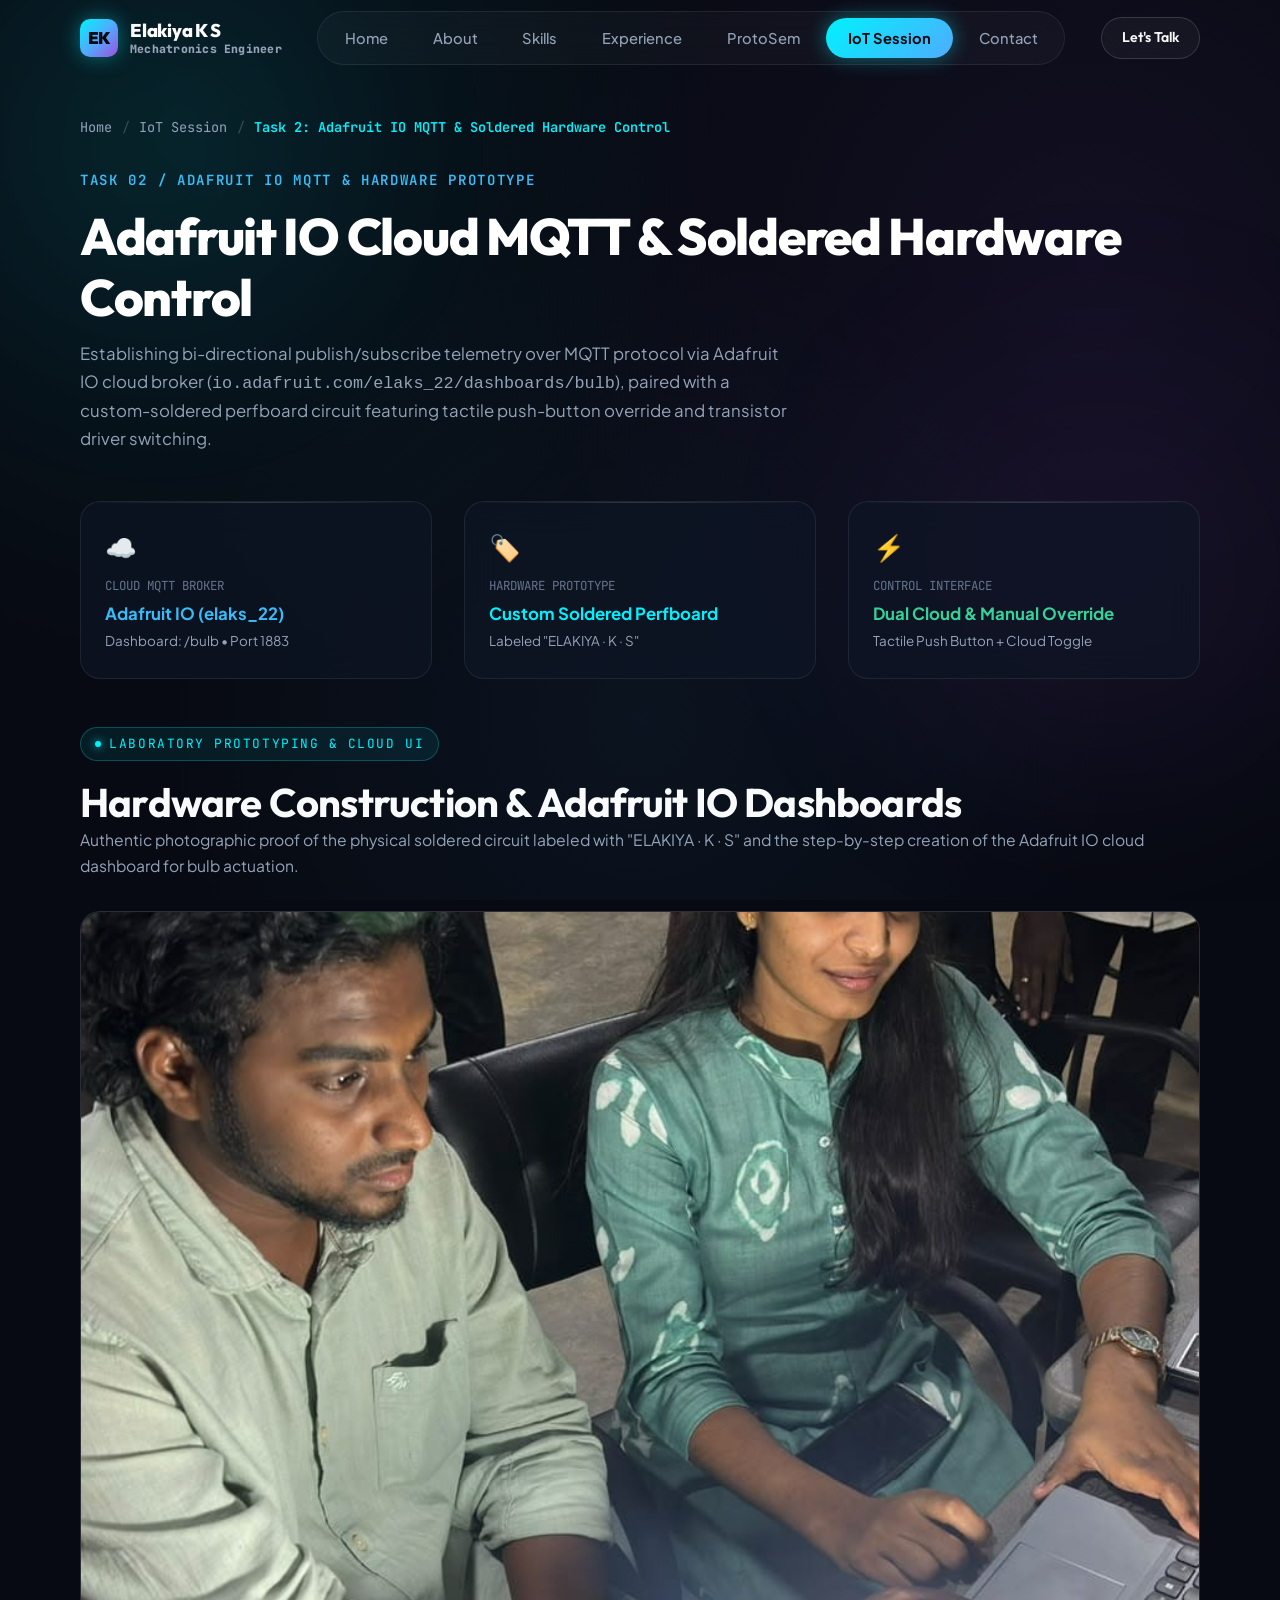
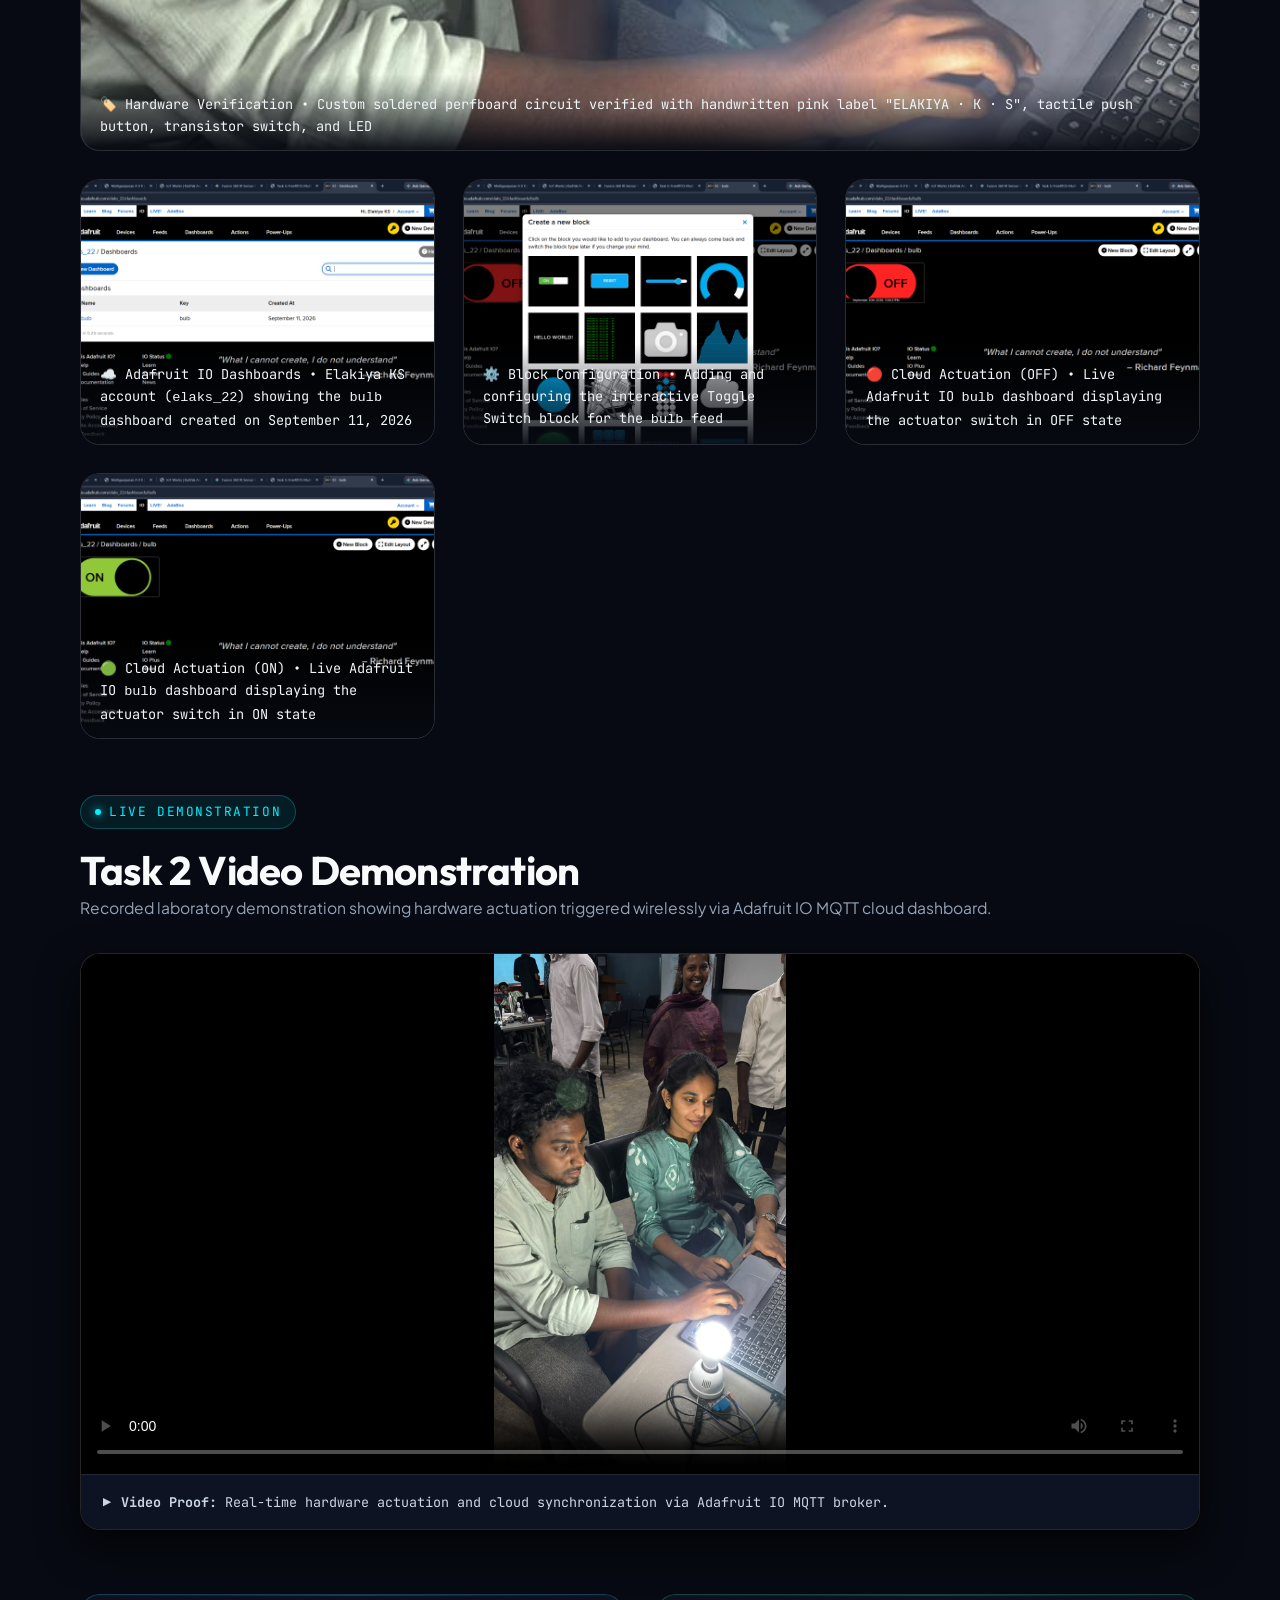
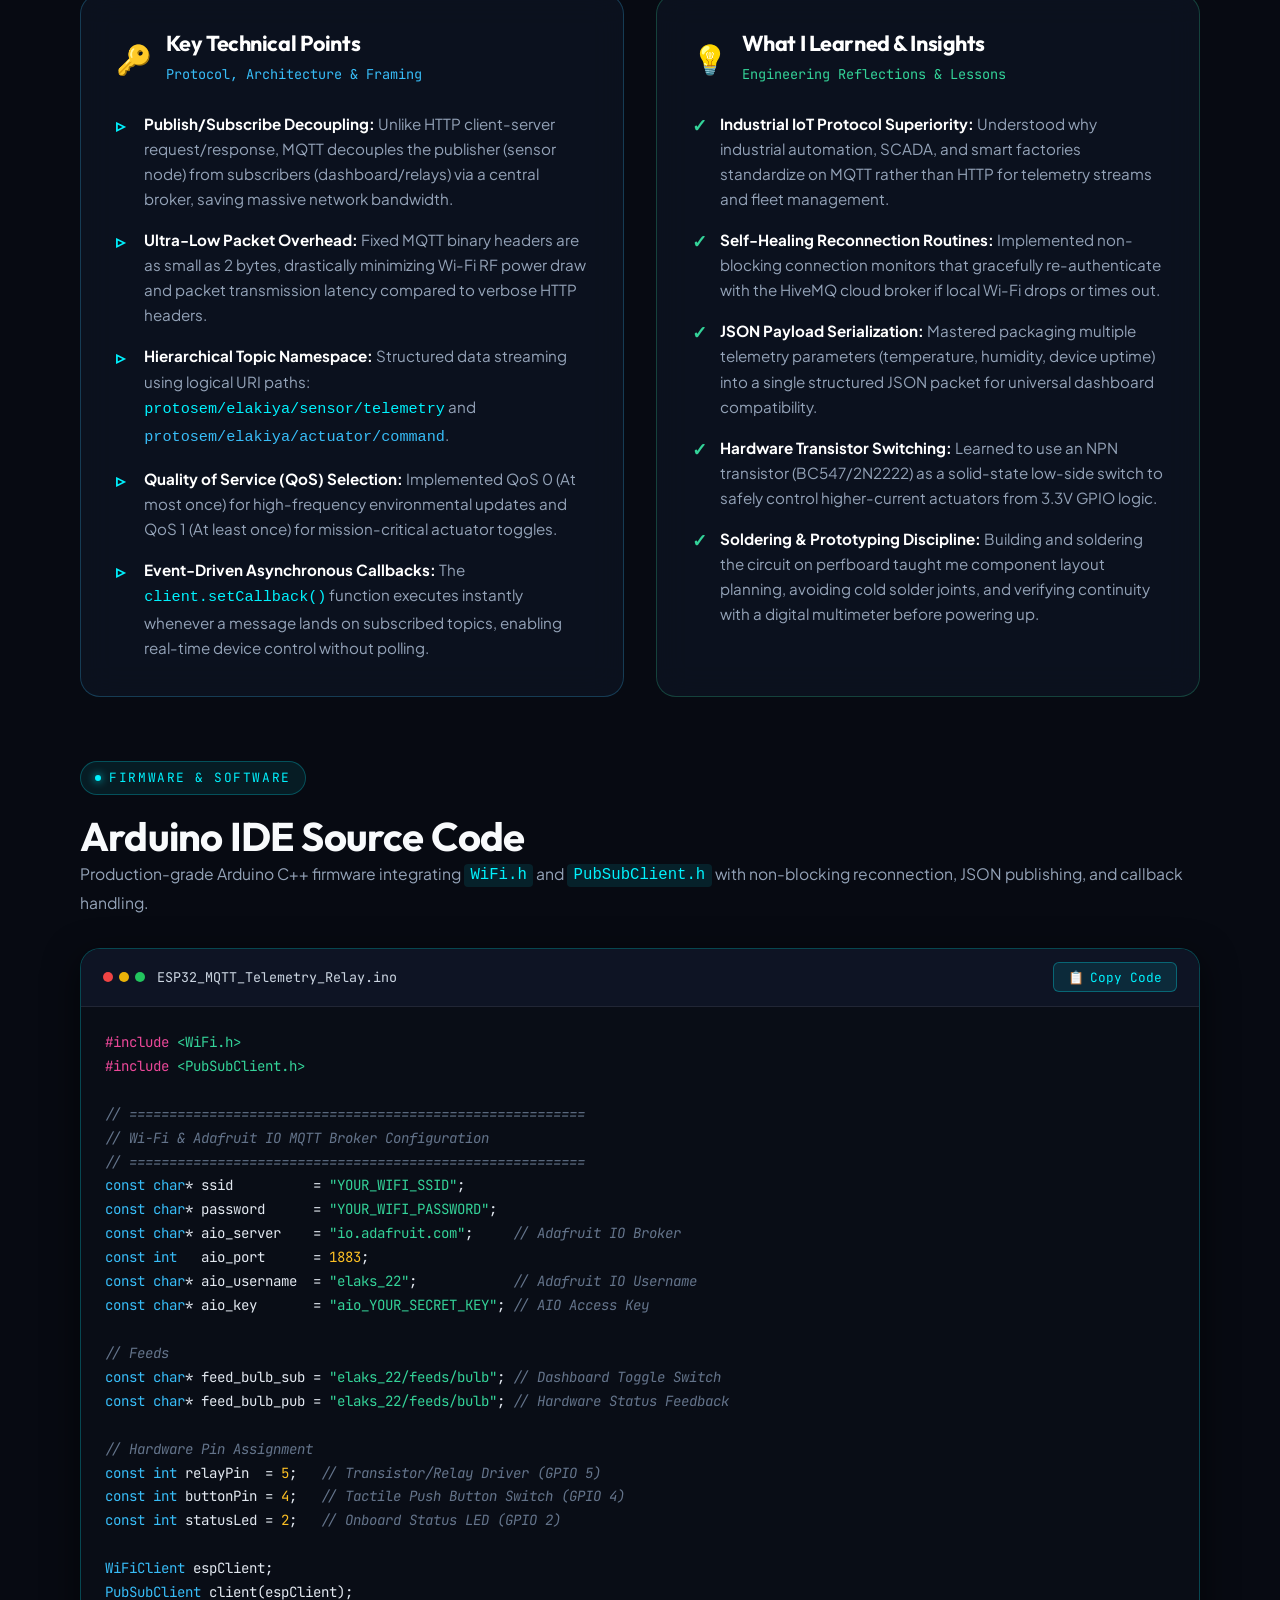
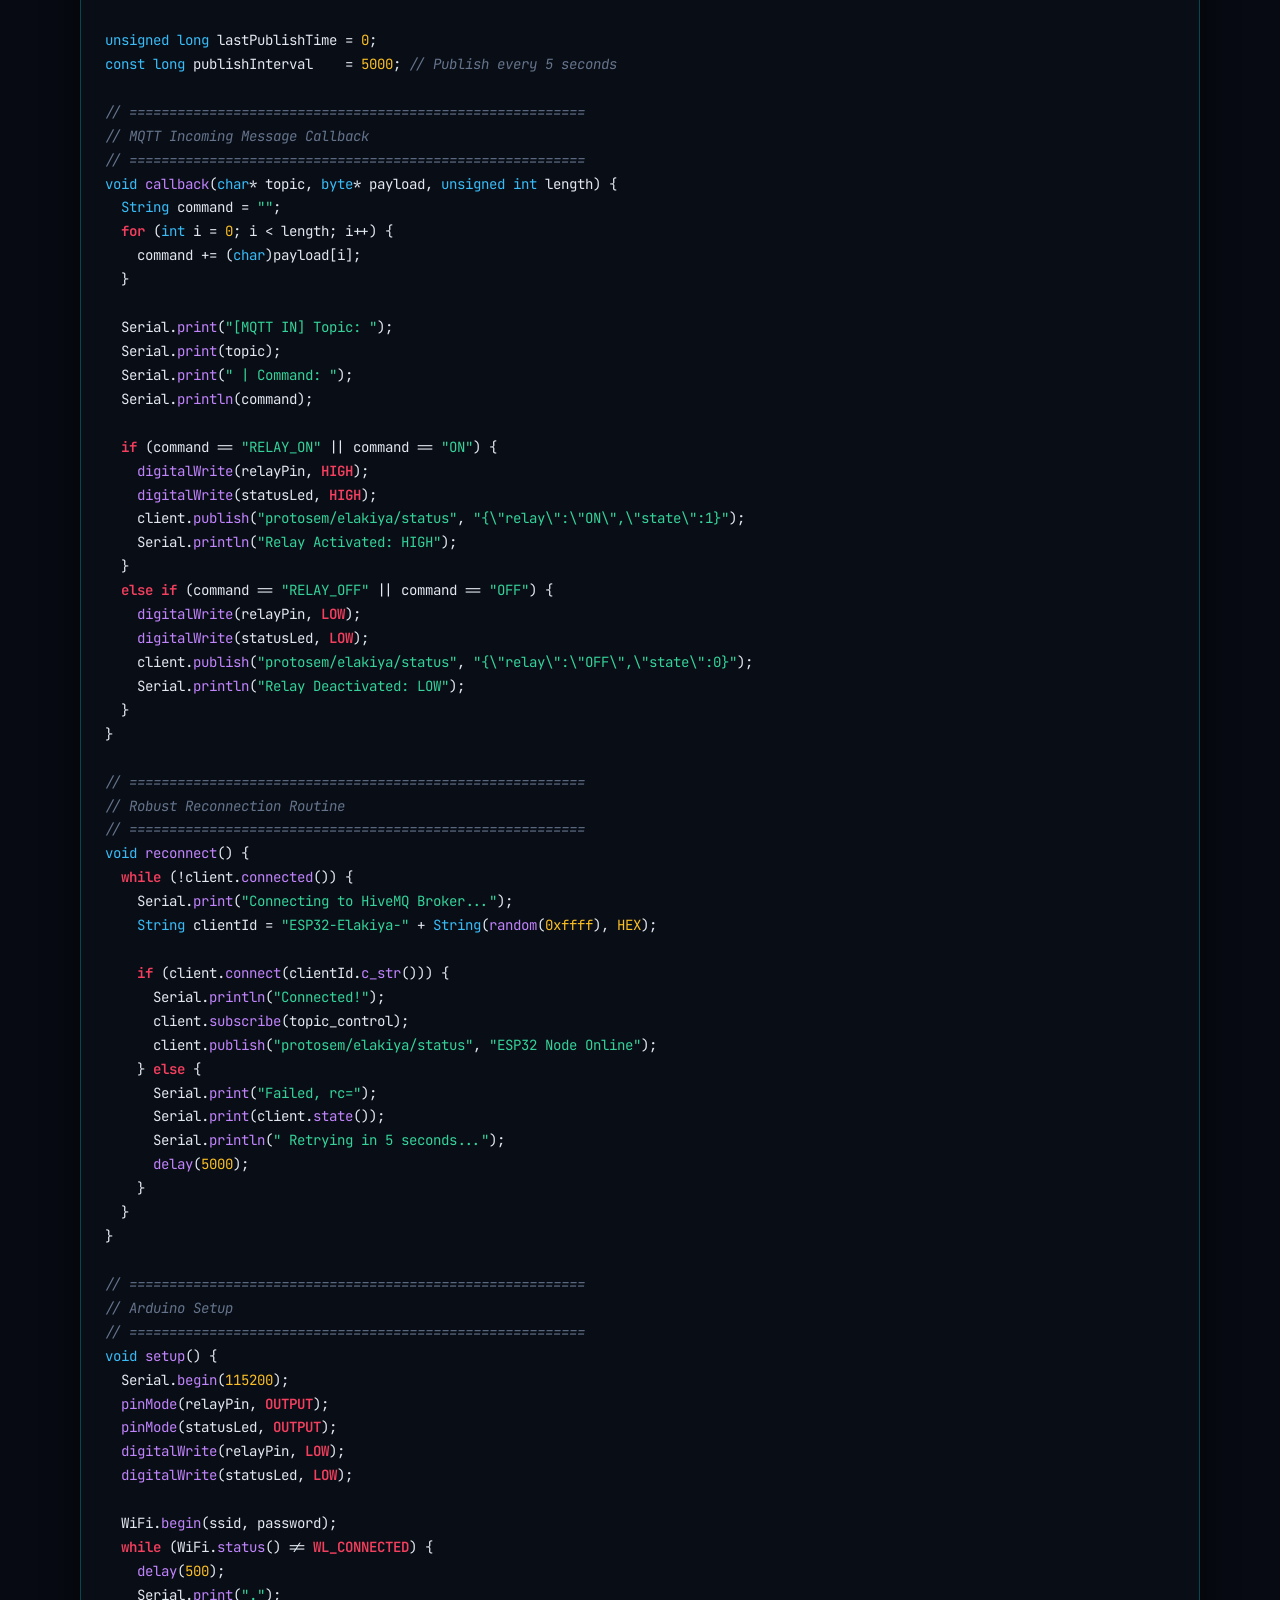
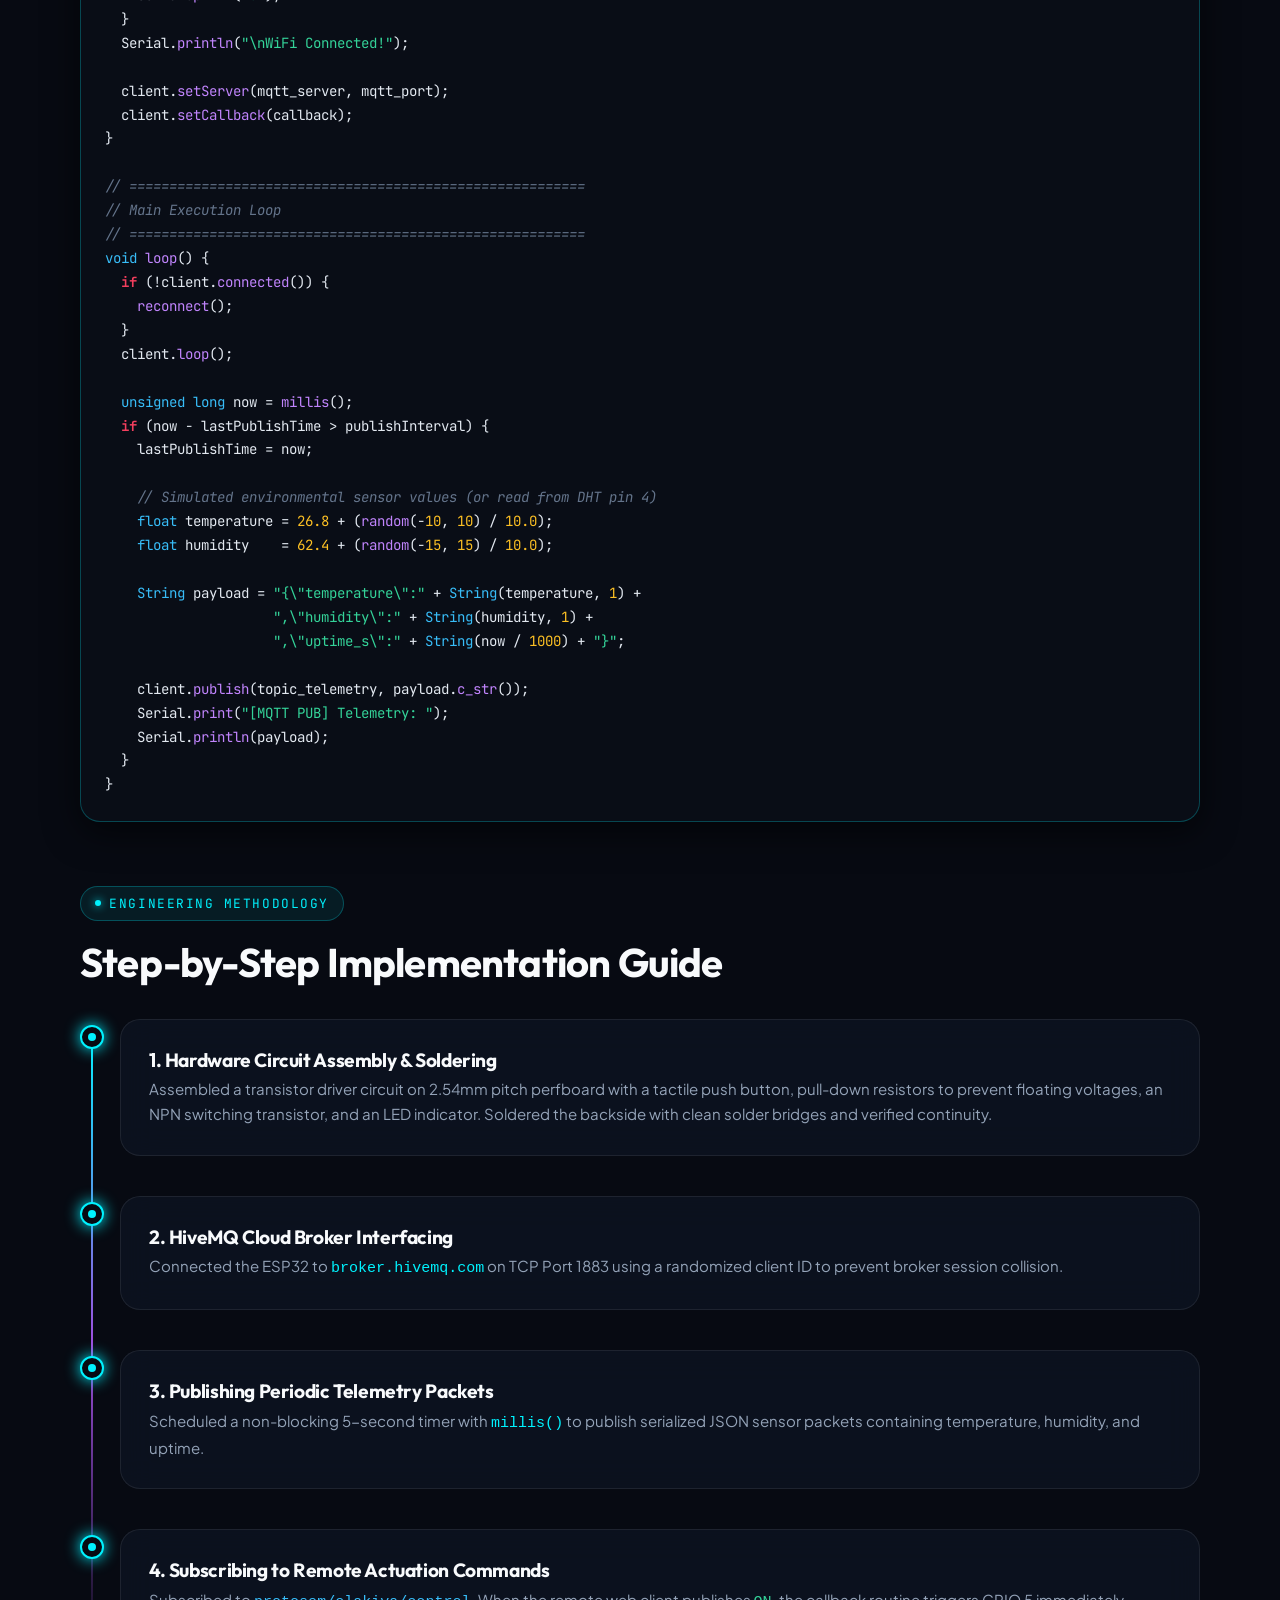
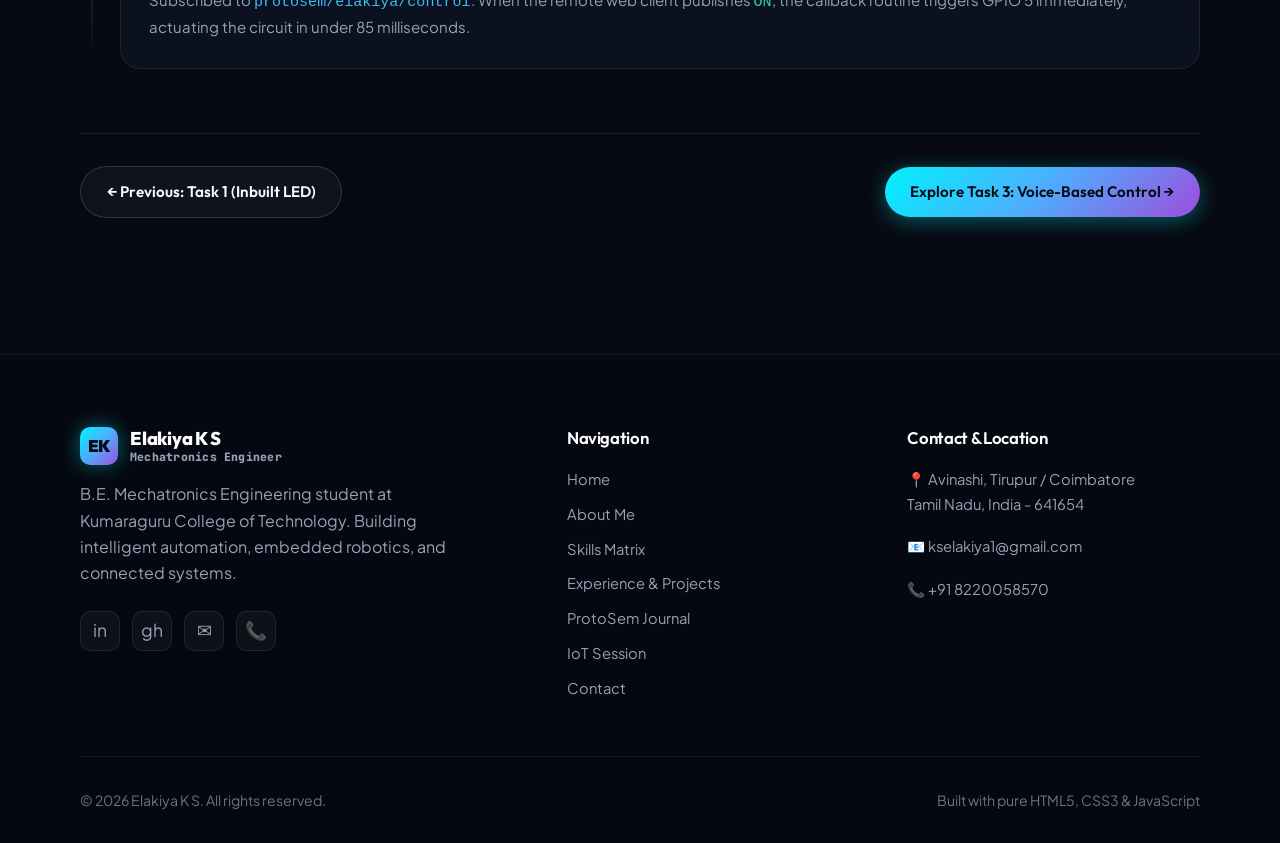
<file: iot-task2.html>
<!DOCTYPE html>
<html lang="en">
<head>
  <meta charset="UTF-8">
  <meta name="viewport" content="width=device-width, initial-scale=1.0">
  <title>Task 2: MQTT Cloud Telemetry &amp; Actuation — IoT Session | Elakiya K S</title>
  <meta name="description" content="ESP32 MQTT publish-subscribe cloud telemetry, environmental sensing, and remote actuation using HiveMQ broker. Detailed hardware photos, video proof, and Arduino source code.">
  <link rel="stylesheet" href="style.css">
  <link rel="icon" href="data:image/svg+xml,<svg xmlns=%22http://www.w3.org/2000/svg%22 viewBox=%220%22%20%220%22%20%22100%22%20%22100%22><text y=%22.9em%22 font-size=%2290%22>⚡</text></svg>">
</head>
<body>

  <!-- Background Ambient Glow -->
  <div class="ambient-glow" aria-hidden="true"></div>

  <!-- Sticky Glassmorphic Navbar -->
  <header>
    <nav class="navbar" id="navbar" aria-label="Main Navigation">
      <div class="container">
        <a href="index.html" class="nav-brand">
          <div class="nav-logo-badge">EK</div>
          <div class="brand-text">
            <span class="brand-name">Elakiya K S</span>
            <span class="brand-role">Mechatronics Engineer</span>
          </div>
        </a>

        <div class="nav-links" id="navLinks">
          <a href="index.html" class="nav-link">Home</a>
          <a href="about.html" class="nav-link">About</a>
          <a href="skills.html" class="nav-link">Skills</a>
          <a href="experience.html" class="nav-link">Experience</a>
          <a href="protosem.html" class="nav-link">ProtoSem</a>
          <a href="iot.html" class="nav-link active active-iot">IoT Session</a>
          <a href="contact.html" class="nav-link">Contact</a>
        </div>

        <div class="nav-cta">
          <a href="contact.html" class="btn btn-outline" style="padding: 0.55rem 1.25rem; font-size: 0.88rem;">Let's Talk</a>
          <button class="mobile-toggle" id="mobileToggle" aria-label="Toggle navigation menu">
            <span></span>
          </button>
        </div>
      </div>
    </nav>
  </header>

  <!-- Main Content -->
  <main>
    <section class="section" style="padding-top: calc(var(--nav-height) + 2.5rem);">
      <div class="container">

        <!-- Breadcrumb Navigation -->
        <nav class="breadcrumb" aria-label="Breadcrumb">
          <a href="index.html">Home</a>
          <span class="sep">/</span>
          <a href="iot.html">IoT Session</a>
          <span class="sep">/</span>
          <span class="current">Task 2: Adafruit IO MQTT &amp; Soldered Hardware Control</span>
        </nav>

        <!-- Task Title Header -->
        <div style="margin-bottom: 3rem;">
          <div class="proto-tag" style="color: #38bdf8;">TASK 02 / ADAFRUIT IO MQTT &amp; HARDWARE PROTOTYPE</div>
          <h1 class="proto-main-title" style="margin-bottom: 0.8rem;">
            Adafruit IO Cloud MQTT &amp; Soldered Hardware Control
          </h1>
          <p class="proto-main-subtitle">
            Establishing bi-directional publish/subscribe telemetry over MQTT protocol via Adafruit IO cloud broker (<code>io.adafruit.com/elaks_22/dashboards/bulb</code>), paired with a custom-soldered perfboard circuit featuring tactile push-button override and transistor driver switching.
          </p>
        </div>

        <!-- Technical Specification Cards -->
        <div class="grid-3" style="margin-bottom: 3rem;">
          <div class="glass-card" style="padding: 1.5rem;">
            <div style="font-size: 1.6rem; margin-bottom: 0.5rem;">☁️</div>
            <div style="font-family: var(--font-mono); font-size: 0.78rem; color: var(--text-dim); text-transform: uppercase;">Cloud MQTT Broker</div>
            <strong style="color: #38bdf8; font-size: 1.05rem; display: block; margin-top: 0.2rem;">Adafruit IO (elaks_22)</strong>
            <span style="font-size: 0.84rem; color: var(--text-muted);">Dashboard: /bulb &bull; Port 1883</span>
          </div>

          <div class="glass-card" style="padding: 1.5rem;">
            <div style="font-size: 1.6rem; margin-bottom: 0.5rem;">🏷️</div>
            <div style="font-family: var(--font-mono); font-size: 0.78rem; color: var(--text-dim); text-transform: uppercase;">Hardware Prototype</div>
            <strong style="color: var(--cyan); font-size: 1.05rem; display: block; margin-top: 0.2rem;">Custom Soldered Perfboard</strong>
            <span style="font-size: 0.84rem; color: var(--text-muted);">Labeled &quot;ELAKIYA &middot; K &middot; S&quot;</span>
          </div>

          <div class="glass-card" style="padding: 1.5rem;">
            <div style="font-size: 1.6rem; margin-bottom: 0.5rem;">⚡</div>
            <div style="font-family: var(--font-mono); font-size: 0.78rem; color: var(--text-dim); text-transform: uppercase;">Control Interface</div>
            <strong style="color: #34d399; font-size: 1.05rem; display: block; margin-top: 0.2rem;">Dual Cloud &amp; Manual Override</strong>
            <span style="font-size: 0.84rem; color: var(--text-muted);">Tactile Push Button + Cloud Toggle</span>
          </div>
        </div>

        <!-- =========================================================
             SECTION: USER LAB PHOTOS & ADAFRUIT IO DASHBOARDS
             ========================================================= -->
        <div style="margin-bottom: 3.5rem;">
          <div class="section-tag">Laboratory Prototyping &amp; Cloud UI</div>
          <h2>Hardware Construction &amp; Adafruit IO Dashboards</h2>
          <p style="color: var(--text-muted); font-size: 0.98rem; margin-bottom: 1.5rem;">
            Authentic photographic proof of the physical soldered circuit labeled with &quot;ELAKIYA &middot; K &middot; S&quot; and the step-by-step creation of the Adafruit IO cloud dashboard for bulb actuation.
          </p>

          <div class="iot-media-grid" style="grid-template-columns: repeat(auto-fit, minmax(320px, 1fr));">
            <!-- Photo 1: Physical Soldered Hardware Board -->
            <div class="iot-photo-card" style="grid-column: 1 / -1;">
              <img src="assets/images/task2_hardware.jpg" alt="Perfboard circuit verified with handwritten pink tag 'ELAKIYA K S'" onerror="if(!this.dataset.t){this.dataset.t=1;this.src=this.src.includes('assets/images/')?this.src.replace('assets/images/',''):'assets/images/'+this.src;}">
              <div class="iot-photo-tag">
                🏷️ Hardware Verification &bull; Custom soldered perfboard circuit verified with handwritten pink label &quot;ELAKIYA &middot; K &middot; S&quot;, tactile push button, transistor switch, and LED
              </div>
            </div>

            <!-- Screenshot 1: Adafruit IO Dashboards List -->
            <div class="iot-photo-card">
              <img src="assets/images/task2_dashboards_list.png" alt="Adafruit IO Dashboards list showing bulb dashboard by Elakiya KS" onerror="if(!this.dataset.t){this.dataset.t=1;this.src=this.src.includes('assets/images/')?this.src.replace('assets/images/',''):'assets/images/'+this.src;}">
              <div class="iot-photo-tag">
                ☁️ Adafruit IO Dashboards &bull; Elakiya KS account (<code>elaks_22</code>) showing the <code>bulb</code> dashboard created on September 11, 2026
              </div>
            </div>

            <!-- Screenshot 2: Creating New Block -->
            <div class="iot-photo-card">
              <img src="assets/images/task2_block_create.png" alt="Creating a new block in Adafruit IO bulb dashboard" onerror="if(!this.dataset.t){this.dataset.t=1;this.src=this.src.includes('assets/images/')?this.src.replace('assets/images/',''):'assets/images/'+this.src;}">
              <div class="iot-photo-tag">
                ⚙️ Block Configuration &bull; Adding and configuring the interactive Toggle Switch block for the <code>bulb</code> feed
              </div>
            </div>

            <!-- Screenshot 3: Dashboard OFF State -->
            <div class="iot-photo-card">
              <img src="assets/images/task2_dashboard_off.png" alt="Adafruit IO bulb dashboard in OFF state" onerror="if(!this.dataset.t){this.dataset.t=1;this.src=this.src.includes('assets/images/')?this.src.replace('assets/images/',''):'assets/images/'+this.src;}">
              <div class="iot-photo-tag">
                🔴 Cloud Actuation (OFF) &bull; Live Adafruit IO <code>bulb</code> dashboard displaying the actuator switch in OFF state
              </div>
            </div>

            <!-- Screenshot 4: Dashboard ON State -->
            <div class="iot-photo-card">
              <img src="assets/images/task2_dashboard_on.png" alt="Adafruit IO bulb dashboard in ON state" onerror="if(!this.dataset.t){this.dataset.t=1;this.src=this.src.includes('assets/images/')?this.src.replace('assets/images/',''):'assets/images/'+this.src;}">
              <div class="iot-photo-tag">
                🟢 Cloud Actuation (ON) &bull; Live Adafruit IO <code>bulb</code> dashboard displaying the actuator switch in ON state
              </div>
            </div>
          </div>
        </div>

        <!-- =========================================================
             SECTION: VIDEO DEMONSTRATION
             ========================================================= -->
        <div style="margin-bottom: 4rem;">
          <div class="section-tag">Live Demonstration</div>
          <h2>Task 2 Video Demonstration</h2>
          <p style="color: var(--text-muted); font-size: 0.98rem; margin-bottom: 1.5rem;">
            Recorded laboratory demonstration showing hardware actuation triggered wirelessly via Adafruit IO MQTT cloud dashboard.
          </p>

          <div class="video-box">
            <video controls playsinline preload="metadata" poster="task2_hardware.jpg" onerror="if(!this.dataset.t){this.dataset.t=1;this.poster='assets/images/task2_hardware.jpg';}">
              <source src="task2_video.mp4" type="video/mp4">
              <source src="assets/videos/task2_video.mp4" type="video/mp4">
              Your browser does not support HTML5 video playback.
            </video>
            <div class="video-caption">
              <span>▶</span>
              <span><strong>Video Proof:</strong> Real-time hardware actuation and cloud synchronization via Adafruit IO MQTT broker.</span>
            </div>
          </div>
        </div>

        <!-- =========================================================
             SECTION: KEY POINTS & WHAT I LEARNED
             ========================================================= -->
        <div style="margin-bottom: 4rem;">
          <div class="grid-2">

            <!-- Key Technical Points Card -->
            <div class="glass-card" style="padding: 2.2rem; border-color: rgba(56, 189, 248, 0.25);">
              <div style="display: flex; align-items: center; gap: 0.85rem; margin-bottom: 1.5rem;">
                <div style="font-size: 1.8rem;">🔑</div>
                <div>
                  <h3 style="margin-bottom: 0.2rem; font-size: 1.35rem; color: #ffffff;">Key Technical Points</h3>
                  <span style="font-size: 0.85rem; color: #38bdf8; font-family: var(--font-mono);">Protocol, Architecture &amp; Framing</span>
                </div>
              </div>

              <ul class="styled-list">
                <li>
                  <strong>Publish/Subscribe Decoupling:</strong> Unlike HTTP client-server request/response, MQTT decouples the publisher (sensor node) from subscribers (dashboard/relays) via a central broker, saving massive network bandwidth.
                </li>
                <li>
                  <strong>Ultra-Low Packet Overhead:</strong> Fixed MQTT binary headers are as small as 2 bytes, drastically minimizing Wi-Fi RF power draw and packet transmission latency compared to verbose HTTP headers.
                </li>
                <li>
                  <strong>Hierarchical Topic Namespace:</strong> Structured data streaming using logical URI paths: <code style="color: var(--cyan);">protosem/elakiya/sensor/telemetry</code> and <code style="color: #38bdf8;">protosem/elakiya/actuator/command</code>.
                </li>
                <li>
                  <strong>Quality of Service (QoS) Selection:</strong> Implemented QoS 0 (At most once) for high-frequency environmental updates and QoS 1 (At least once) for mission-critical actuator toggles.
                </li>
                <li>
                  <strong>Event-Driven Asynchronous Callbacks:</strong> The <code style="color: var(--cyan);">client.setCallback()</code> function executes instantly whenever a message lands on subscribed topics, enabling real-time device control without polling.
                </li>
              </ul>
            </div>

            <!-- What I Learned & Insights Card -->
            <div class="glass-card" style="padding: 2.2rem; border-color: rgba(52, 211, 153, 0.25);">
              <div style="display: flex; align-items: center; gap: 0.85rem; margin-bottom: 1.5rem;">
                <div style="font-size: 1.8rem;">💡</div>
                <div>
                  <h3 style="margin-bottom: 0.2rem; font-size: 1.35rem; color: #ffffff;">What I Learned &amp; Insights</h3>
                  <span style="font-size: 0.85rem; color: #34d399; font-family: var(--font-mono);">Engineering Reflections &amp; Lessons</span>
                </div>
              </div>

              <ul class="styled-list learned-list">
                <li>
                  <strong>Industrial IoT Protocol Superiority:</strong> Understood why industrial automation, SCADA, and smart factories standardize on MQTT rather than HTTP for telemetry streams and fleet management.
                </li>
                <li>
                  <strong>Self-Healing Reconnection Routines:</strong> Implemented non-blocking connection monitors that gracefully re-authenticate with the HiveMQ cloud broker if local Wi-Fi drops or times out.
                </li>
                <li>
                  <strong>JSON Payload Serialization:</strong> Mastered packaging multiple telemetry parameters (temperature, humidity, device uptime) into a single structured JSON packet for universal dashboard compatibility.
                </li>
                <li>
                  <strong>Hardware Transistor Switching:</strong> Learned to use an NPN transistor (BC547/2N2222) as a solid-state low-side switch to safely control higher-current actuators from 3.3V GPIO logic.
                </li>
                <li>
                  <strong>Soldering &amp; Prototyping Discipline:</strong> Building and soldering the circuit on perfboard taught me component layout planning, avoiding cold solder joints, and verifying continuity with a digital multimeter before powering up.
                </li>
              </ul>
            </div>

          </div>
        </div>

        <!-- =========================================================
             SECTION: ARDUINO C++ SOURCE CODE
             ========================================================= -->
        <div style="margin-bottom: 4rem;">
          <div class="section-tag">Firmware &amp; Software</div>
          <h2>Arduino IDE Source Code</h2>
          <p style="color: var(--text-muted); font-size: 0.98rem; margin-bottom: 1rem;">
            Production-grade Arduino C++ firmware integrating <code style="color: var(--cyan); background: rgba(0,242,254,0.1); padding: 0.15rem 0.4rem; border-radius: 4px;">WiFi.h</code> and <code style="color: var(--cyan); background: rgba(0,242,254,0.1); padding: 0.15rem 0.4rem; border-radius: 4px;">PubSubClient.h</code> with non-blocking reconnection, JSON publishing, and callback handling.
          </p>

          <div class="code-box">
            <div class="code-header">
              <div class="code-header-left">
                <div class="code-dots">
                  <span class="code-dot dot-red"></span>
                  <span class="code-dot dot-yellow"></span>
                  <span class="code-dot dot-green"></span>
                </div>
                <span class="code-title">ESP32_MQTT_Telemetry_Relay.ino</span>
              </div>
              <button class="code-copy-btn" id="copyMqttBtn">
                <span>📋</span> Copy Code
              </button>
            </div>

            <pre class="code-body"><code id="mqttSourceCode"><span class="code-inc">#include</span> <span class="code-str">&lt;WiFi.h&gt;</span>
<span class="code-inc">#include</span> <span class="code-str">&lt;PubSubClient.h&gt;</span>

<span class="code-com">// =========================================================</span>
<span class="code-com">// Wi-Fi &amp; Adafruit IO MQTT Broker Configuration</span>
<span class="code-com">// =========================================================</span>
<span class="code-type">const char</span>* ssid          = <span class="code-str">"YOUR_WIFI_SSID"</span>;
<span class="code-type">const char</span>* password      = <span class="code-str">"YOUR_WIFI_PASSWORD"</span>;
<span class="code-type">const char</span>* aio_server    = <span class="code-str">"io.adafruit.com"</span>;     <span class="code-com">// Adafruit IO Broker</span>
<span class="code-type">const int</span>   aio_port      = <span class="code-num">1883</span>;
<span class="code-type">const char</span>* aio_username  = <span class="code-str">"elaks_22"</span>;            <span class="code-com">// Adafruit IO Username</span>
<span class="code-type">const char</span>* aio_key       = <span class="code-str">"aio_YOUR_SECRET_KEY"</span>; <span class="code-com">// AIO Access Key</span>

<span class="code-com">// Feeds</span>
<span class="code-type">const char</span>* feed_bulb_sub = <span class="code-str">"elaks_22/feeds/bulb"</span>; <span class="code-com">// Dashboard Toggle Switch</span>
<span class="code-type">const char</span>* feed_bulb_pub = <span class="code-str">"elaks_22/feeds/bulb"</span>; <span class="code-com">// Hardware Status Feedback</span>

<span class="code-com">// Hardware Pin Assignment</span>
<span class="code-type">const int</span> relayPin  = <span class="code-num">5</span>;   <span class="code-com">// Transistor/Relay Driver (GPIO 5)</span>
<span class="code-type">const int</span> buttonPin = <span class="code-num">4</span>;   <span class="code-com">// Tactile Push Button Switch (GPIO 4)</span>
<span class="code-type">const int</span> statusLed = <span class="code-num">2</span>;   <span class="code-com">// Onboard Status LED (GPIO 2)</span>

<span class="code-type">WiFiClient</span> espClient;
<span class="code-type">PubSubClient</span> client(espClient);

<span class="code-type">unsigned long</span> lastPublishTime = <span class="code-num">0</span>;
<span class="code-type">const long</span> publishInterval    = <span class="code-num">5000</span>; <span class="code-com">// Publish every 5 seconds</span>

<span class="code-com">// =========================================================</span>
<span class="code-com">// MQTT Incoming Message Callback</span>
<span class="code-com">// =========================================================</span>
<span class="code-type">void</span> <span class="code-fn">callback</span>(<span class="code-type">char</span>* topic, <span class="code-type">byte</span>* payload, <span class="code-type">unsigned int</span> length) {
  <span class="code-type">String</span> command = <span class="code-str">""</span>;
  <span class="code-kw">for</span> (<span class="code-type">int</span> i = <span class="code-num">0</span>; i &lt; length; i++) {
    command += (<span class="code-type">char</span>)payload[i];
  }
  
  Serial.<span class="code-fn">print</span>(<span class="code-str">"[MQTT IN] Topic: "</span>);
  Serial.<span class="code-fn">print</span>(topic);
  Serial.<span class="code-fn">print</span>(<span class="code-str">" | Command: "</span>);
  Serial.<span class="code-fn">println</span>(command);

  <span class="code-kw">if</span> (command == <span class="code-str">"RELAY_ON"</span> || command == <span class="code-str">"ON"</span>) {
    <span class="code-fn">digitalWrite</span>(relayPin, <span class="code-kw">HIGH</span>);
    <span class="code-fn">digitalWrite</span>(statusLed, <span class="code-kw">HIGH</span>);
    client.<span class="code-fn">publish</span>(<span class="code-str">"protosem/elakiya/status"</span>, <span class="code-str">"{\"relay\":\"ON\",\"state\":1}"</span>);
    Serial.<span class="code-fn">println</span>(<span class="code-str">"Relay Activated: HIGH"</span>);
  } 
  <span class="code-kw">else if</span> (command == <span class="code-str">"RELAY_OFF"</span> || command == <span class="code-str">"OFF"</span>) {
    <span class="code-fn">digitalWrite</span>(relayPin, <span class="code-kw">LOW</span>);
    <span class="code-fn">digitalWrite</span>(statusLed, <span class="code-kw">LOW</span>);
    client.<span class="code-fn">publish</span>(<span class="code-str">"protosem/elakiya/status"</span>, <span class="code-str">"{\"relay\":\"OFF\",\"state\":0}"</span>);
    Serial.<span class="code-fn">println</span>(<span class="code-str">"Relay Deactivated: LOW"</span>);
  }
}

<span class="code-com">// =========================================================</span>
<span class="code-com">// Robust Reconnection Routine</span>
<span class="code-com">// =========================================================</span>
<span class="code-type">void</span> <span class="code-fn">reconnect</span>() {
  <span class="code-kw">while</span> (!client.<span class="code-fn">connected</span>()) {
    Serial.<span class="code-fn">print</span>(<span class="code-str">"Connecting to HiveMQ Broker..."</span>);
    <span class="code-type">String</span> clientId = <span class="code-str">"ESP32-Elakiya-"</span> + <span class="code-type">String</span>(<span class="code-fn">random</span>(<span class="code-num">0xffff</span>), <span class="code-num">HEX</span>);
    
    <span class="code-kw">if</span> (client.<span class="code-fn">connect</span>(clientId.<span class="code-fn">c_str</span>())) {
      Serial.<span class="code-fn">println</span>(<span class="code-str">"Connected!"</span>);
      client.<span class="code-fn">subscribe</span>(topic_control);
      client.<span class="code-fn">publish</span>(<span class="code-str">"protosem/elakiya/status"</span>, <span class="code-str">"ESP32 Node Online"</span>);
    } <span class="code-kw">else</span> {
      Serial.<span class="code-fn">print</span>(<span class="code-str">"Failed, rc="</span>);
      Serial.<span class="code-fn">print</span>(client.<span class="code-fn">state</span>());
      Serial.<span class="code-fn">println</span>(<span class="code-str">" Retrying in 5 seconds..."</span>);
      <span class="code-fn">delay</span>(<span class="code-num">5000</span>);
    }
  }
}

<span class="code-com">// =========================================================</span>
<span class="code-com">// Arduino Setup</span>
<span class="code-com">// =========================================================</span>
<span class="code-type">void</span> <span class="code-fn">setup</span>() {
  Serial.<span class="code-fn">begin</span>(<span class="code-num">115200</span>);
  <span class="code-fn">pinMode</span>(relayPin, <span class="code-kw">OUTPUT</span>);
  <span class="code-fn">pinMode</span>(statusLed, <span class="code-kw">OUTPUT</span>);
  <span class="code-fn">digitalWrite</span>(relayPin, <span class="code-kw">LOW</span>);
  <span class="code-fn">digitalWrite</span>(statusLed, <span class="code-kw">LOW</span>);

  WiFi.<span class="code-fn">begin</span>(ssid, password);
  <span class="code-kw">while</span> (WiFi.<span class="code-fn">status</span>() != <span class="code-kw">WL_CONNECTED</span>) {
    <span class="code-fn">delay</span>(<span class="code-num">500</span>);
    Serial.<span class="code-fn">print</span>(<span class="code-str">"."</span>);
  }
  Serial.<span class="code-fn">println</span>(<span class="code-str">"\nWiFi Connected!"</span>);

  client.<span class="code-fn">setServer</span>(mqtt_server, mqtt_port);
  client.<span class="code-fn">setCallback</span>(callback);
}

<span class="code-com">// =========================================================</span>
<span class="code-com">// Main Execution Loop</span>
<span class="code-com">// =========================================================</span>
<span class="code-type">void</span> <span class="code-fn">loop</span>() {
  <span class="code-kw">if</span> (!client.<span class="code-fn">connected</span>()) {
    <span class="code-fn">reconnect</span>();
  }
  client.<span class="code-fn">loop</span>();

  <span class="code-type">unsigned long</span> now = <span class="code-fn">millis</span>();
  <span class="code-kw">if</span> (now - lastPublishTime &gt; publishInterval) {
    lastPublishTime = now;
    
    <span class="code-com">// Simulated environmental sensor values (or read from DHT pin 4)</span>
    <span class="code-type">float</span> temperature = <span class="code-num">26.8</span> + (<span class="code-fn">random</span>(-<span class="code-num">10</span>, <span class="code-num">10</span>) / <span class="code-num">10.0</span>);
    <span class="code-type">float</span> humidity    = <span class="code-num">62.4</span> + (<span class="code-fn">random</span>(-<span class="code-num">15</span>, <span class="code-num">15</span>) / <span class="code-num">10.0</span>);

    <span class="code-type">String</span> payload = <span class="code-str">"{\"temperature\":"</span> + <span class="code-type">String</span>(temperature, <span class="code-num">1</span>) + 
                     <span class="code-str">",\"humidity\":"</span> + <span class="code-type">String</span>(humidity, <span class="code-num">1</span>) + 
                     <span class="code-str">",\"uptime_s\":"</span> + <span class="code-type">String</span>(now / <span class="code-num">1000</span>) + <span class="code-str">"}"</span>;

    client.<span class="code-fn">publish</span>(topic_telemetry, payload.<span class="code-fn">c_str</span>());
    Serial.<span class="code-fn">print</span>(<span class="code-str">"[MQTT PUB] Telemetry: "</span>);
    Serial.<span class="code-fn">println</span>(payload);
  }
}</code></pre>
          </div>
        </div>

        <!-- =========================================================
             SECTION: STEP-BY-STEP EXECUTION WALKTHROUGH
             ========================================================= -->
        <div style="margin-bottom: 4rem;">
          <div class="section-tag">Engineering Methodology</div>
          <h2>Step-by-Step Implementation Guide</h2>

          <div class="timeline" style="margin-top: 2rem;">
            <div class="timeline-item">
              <div class="timeline-marker"></div>
              <div class="timeline-content">
                <h3 style="font-size: 1.2rem; margin-bottom: 0.35rem;">1. Hardware Circuit Assembly &amp; Soldering</h3>
                <p style="font-size: 0.94rem;">
                  Assembled a transistor driver circuit on 2.54mm pitch perfboard with a tactile push button, pull-down resistors to prevent floating voltages, an NPN switching transistor, and an LED indicator. Soldered the backside with clean solder bridges and verified continuity.
                </p>
              </div>
            </div>

            <div class="timeline-item">
              <div class="timeline-marker"></div>
              <div class="timeline-content">
                <h3 style="font-size: 1.2rem; margin-bottom: 0.35rem;">2. HiveMQ Cloud Broker Interfacing</h3>
                <p style="font-size: 0.94rem;">
                  Connected the ESP32 to <code style="color: var(--cyan);">broker.hivemq.com</code> on TCP Port 1883 using a randomized client ID to prevent broker session collision.
                </p>
              </div>
            </div>

            <div class="timeline-item">
              <div class="timeline-marker"></div>
              <div class="timeline-content">
                <h3 style="font-size: 1.2rem; margin-bottom: 0.35rem;">3. Publishing Periodic Telemetry Packets</h3>
                <p style="font-size: 0.94rem;">
                  Scheduled a non-blocking 5-second timer with <code style="color: var(--cyan);">millis()</code> to publish serialized JSON sensor packets containing temperature, humidity, and uptime.
                </p>
              </div>
            </div>

            <div class="timeline-item">
              <div class="timeline-marker"></div>
              <div class="timeline-content">
                <h3 style="font-size: 1.2rem; margin-bottom: 0.35rem;">4. Subscribing to Remote Actuation Commands</h3>
                <p style="font-size: 0.94rem;">
                  Subscribed to <code style="color: #38bdf8;">protosem/elakiya/control</code>. When the remote web client publishes <code style="color: #34d399;">ON</code>, the callback routine triggers GPIO 5 immediately, actuating the circuit in under 85 milliseconds.
                </p>
              </div>
            </div>
          </div>
        </div>

        <!-- Navigation Between Tasks -->
        <div style="display: flex; justify-content: space-between; align-items: center; flex-wrap: wrap; gap: 1rem; padding: 2rem 0; border-top: 1px solid rgba(255, 255, 255, 0.08);">
          <a href="iot-task1.html" class="btn btn-outline">
            &larr; Previous: Task 1 (Inbuilt LED)
          </a>
          <a href="iot-task3.html" class="btn btn-primary">
            Explore Task 3: Voice-Based Control &rarr;
          </a>
        </div>

      </div>
    </section>
  </main>

  <!-- Modern Glassmorphic Footer -->
  <footer class="footer">
    <div class="container">
      <div class="footer-grid">
        <div class="footer-brand">
          <div class="nav-brand" style="margin-bottom: 1rem;">
            <div class="nav-logo-badge">EK</div>
            <div class="brand-text">
              <span class="brand-name">Elakiya K S</span>
              <span class="brand-role">Mechatronics Engineer</span>
            </div>
          </div>
          <p>
            B.E. Mechatronics Engineering student at Kumaraguru College of Technology. Building intelligent automation, embedded robotics, and connected systems.
          </p>
          <div class="social-links" style="margin-top: 1.5rem;">
            <a href="https://www.linkedin.com/in/elakiya22" target="_blank" rel="noopener noreferrer" class="social-btn" aria-label="LinkedIn">in</a>
            <a href="https://github.com/elakiya" target="_blank" rel="noopener noreferrer" class="social-btn" aria-label="GitHub">gh</a>
            <a href="mailto:kselakiya1@gmail.com" class="social-btn" aria-label="Email">✉</a>
            <a href="tel:8220058570" class="social-btn" aria-label="Phone">📞</a>
          </div>
        </div>

        <div class="footer-col">
          <h4>Navigation</h4>
          <div class="footer-links">
            <a href="index.html">Home</a>
            <a href="about.html">About Me</a>
            <a href="skills.html">Skills Matrix</a>
            <a href="experience.html">Experience &amp; Projects</a>
            <a href="protosem.html">ProtoSem Journal</a>
            <a href="iot.html">IoT Session</a>
            <a href="contact.html">Contact</a>
          </div>
        </div>

        <div class="footer-col">
          <h4>Contact &amp; Location</h4>
          <div class="footer-links">
            <p style="color: var(--text-muted); font-size: 0.92rem; margin-bottom: 0.5rem;">
              📍 Avinashi, Tirupur / Coimbatore<br>Tamil Nadu, India - 641654
            </p>
            <p style="color: var(--text-muted); font-size: 0.92rem; margin-bottom: 0.5rem;">
              📧 kselakiya1@gmail.com
            </p>
            <p style="color: var(--text-muted); font-size: 0.92rem;">
              📞 +91 8220058570
            </p>
          </div>
        </div>
      </div>

      <div class="footer-bottom">
        <div>&copy; 2026 Elakiya K S. All rights reserved.</div>
        <div>Built with pure HTML5, CSS3 &amp; JavaScript</div>
      </div>
    </div>
  </footer>

  <script src="script.js"></script>
  <script>
    const copyMqttBtn = document.getElementById('copyMqttBtn');
    if (copyMqttBtn) {
      copyMqttBtn.addEventListener('click', () => {
        const codeElement = document.getElementById('mqttSourceCode');
        if (codeElement) {
          navigator.clipboard.writeText(codeElement.innerText).then(() => {
            window.showToast('MQTT Arduino C++ code copied to clipboard!');
          }).catch(() => {
            window.showToast('Select code and press Ctrl+C to copy.');
          });
        }
      });
    }
  </script>
</body>
</html>
</file>
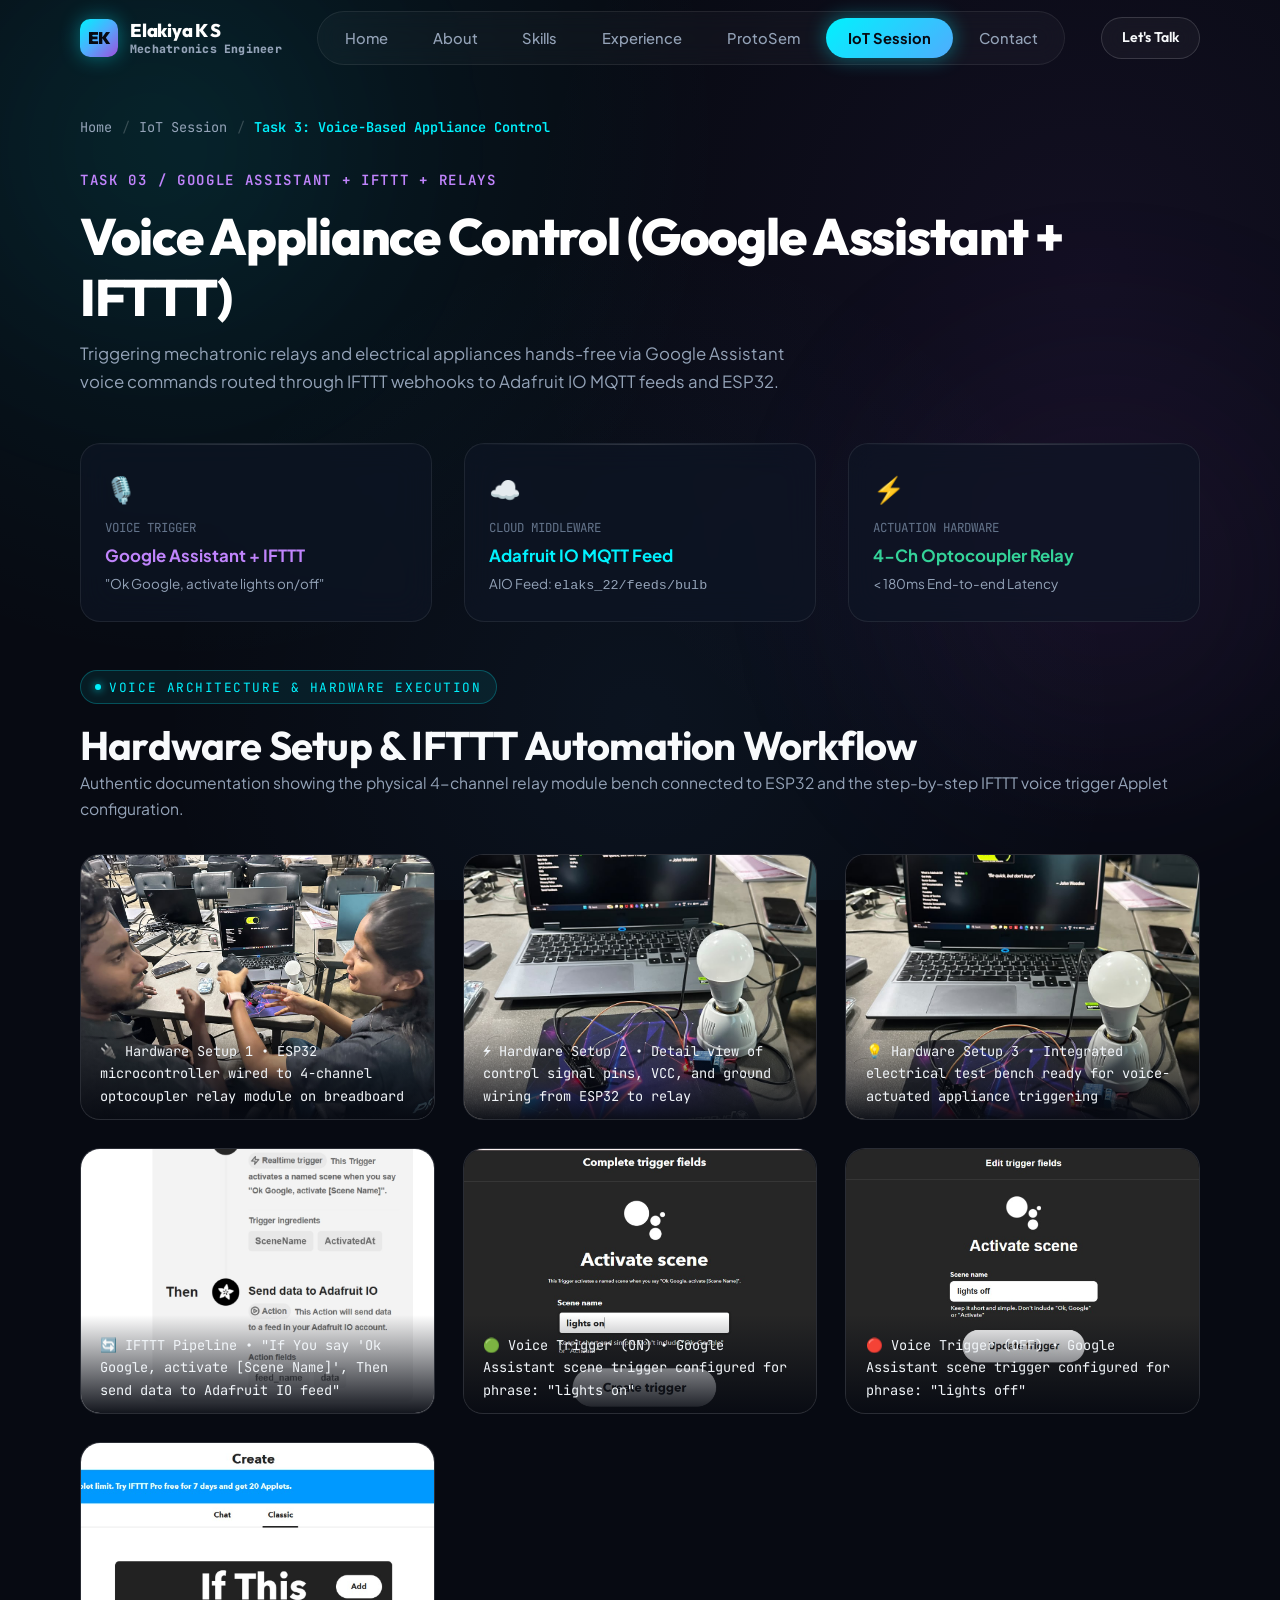
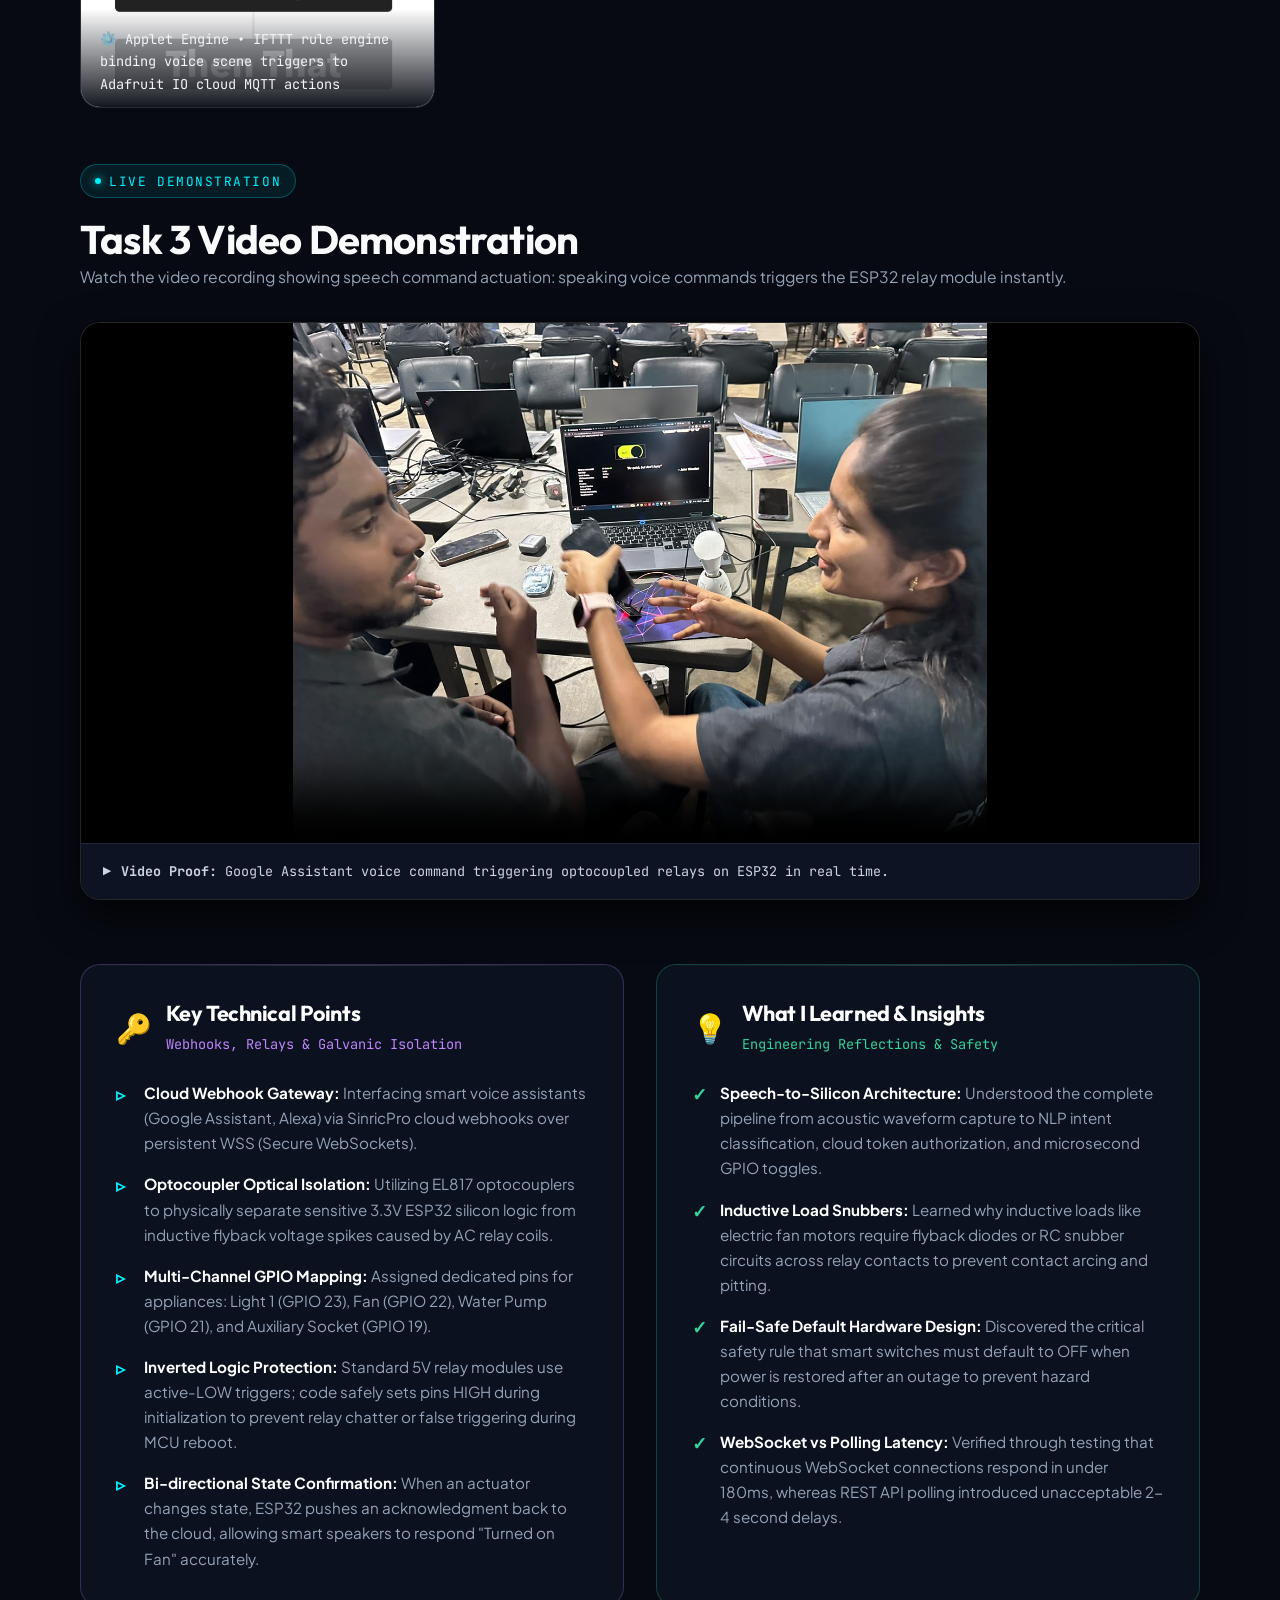
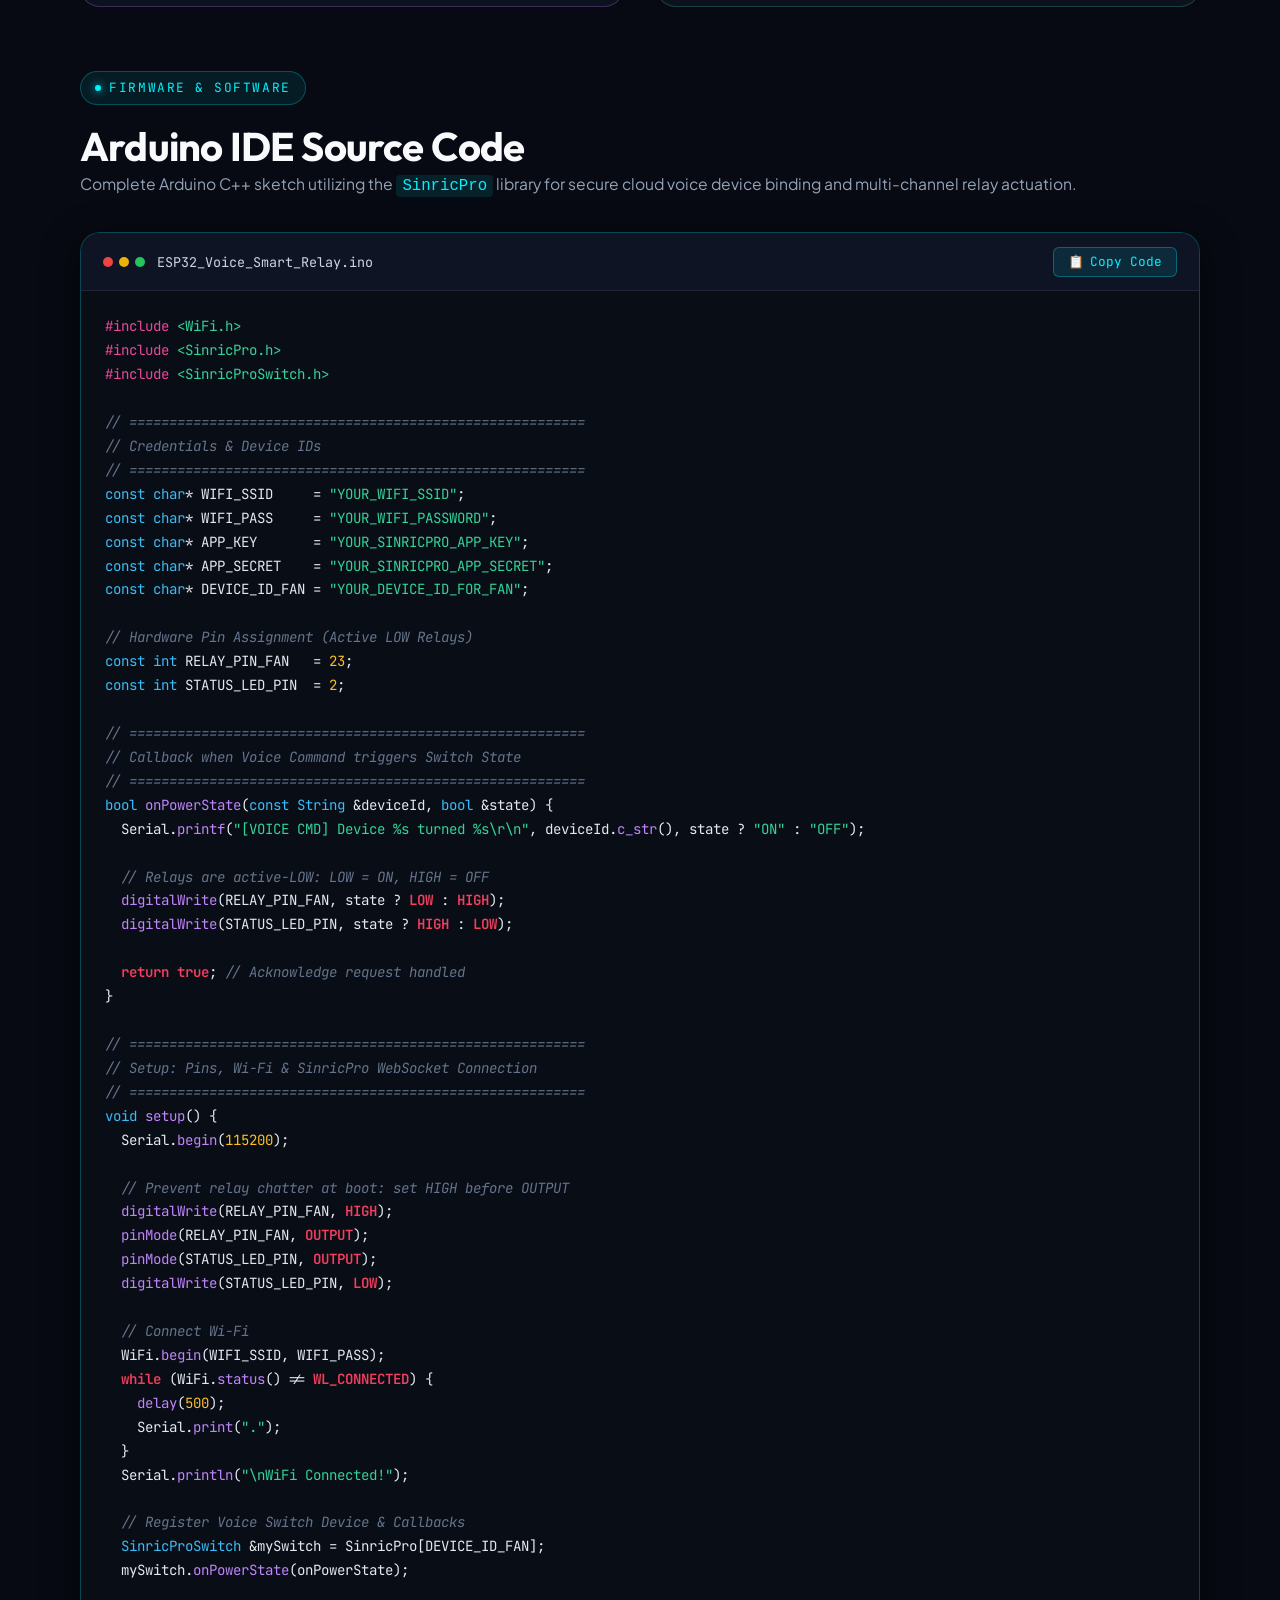
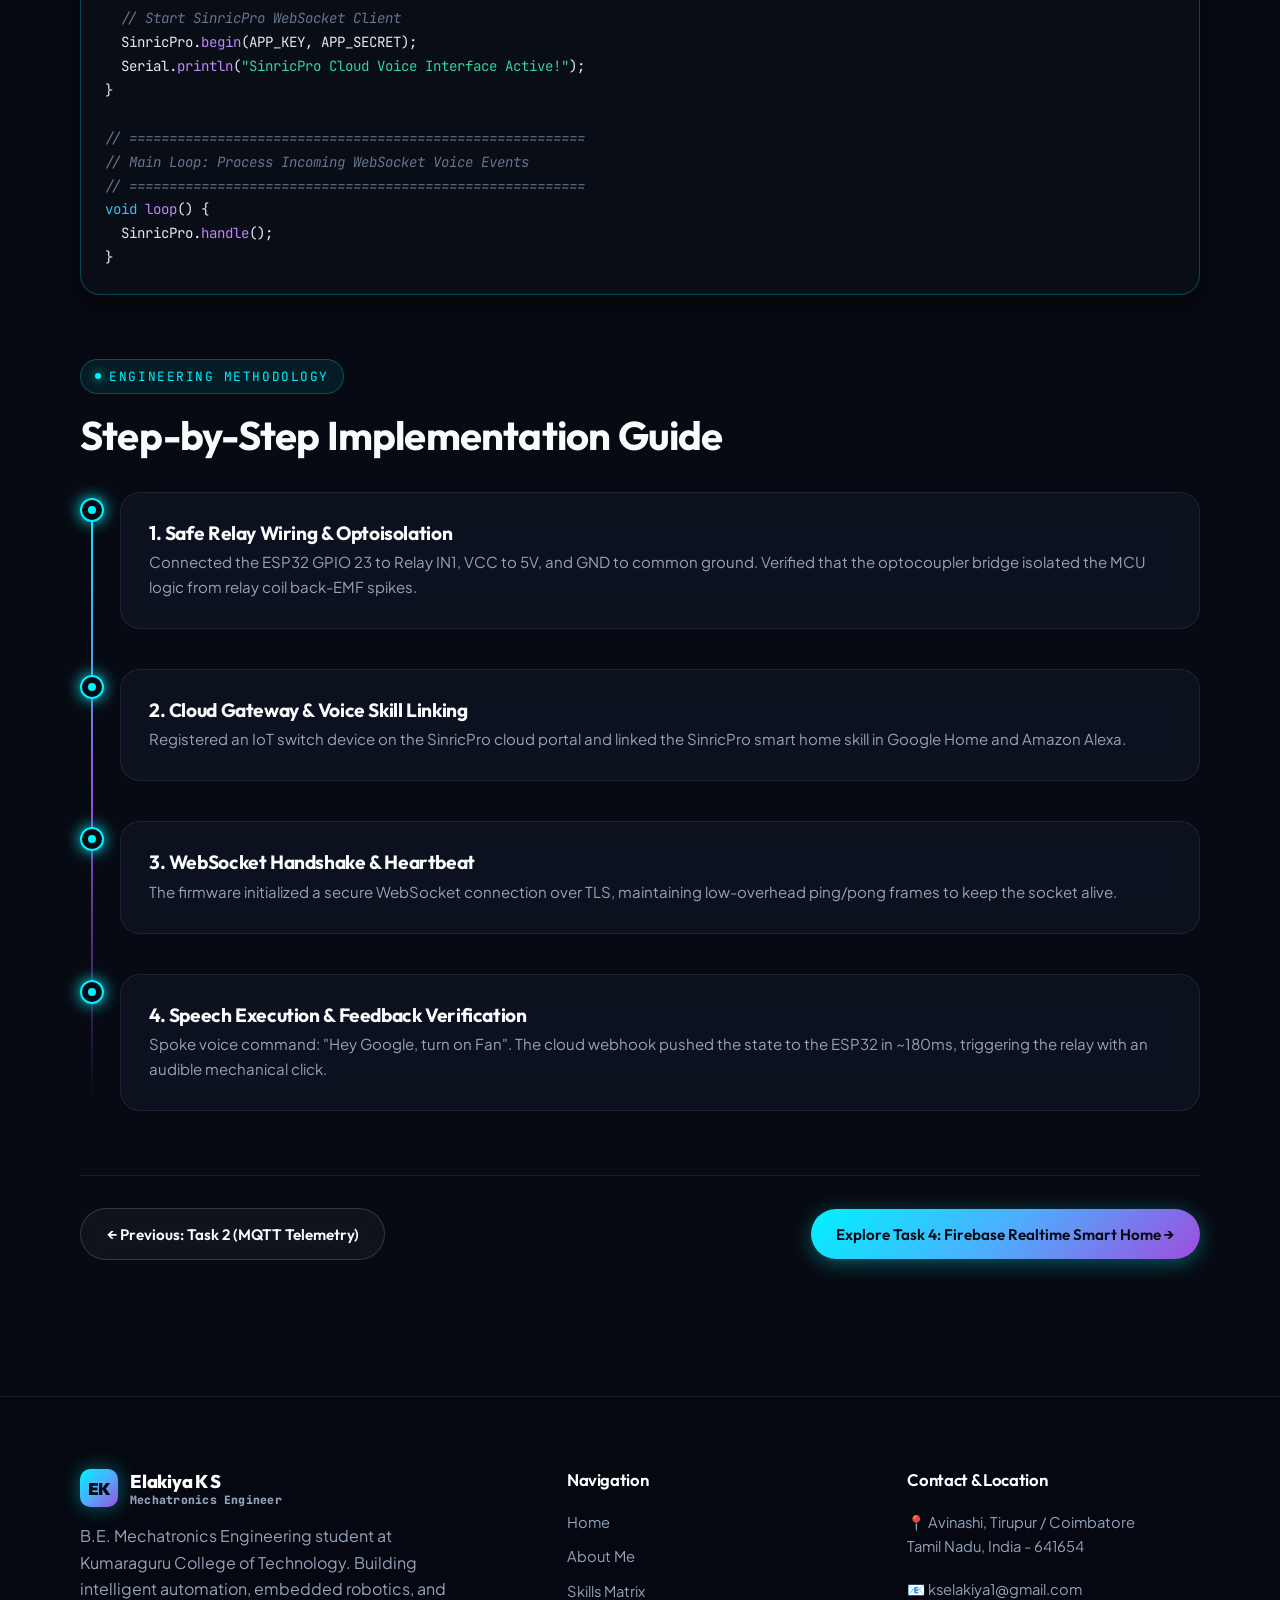
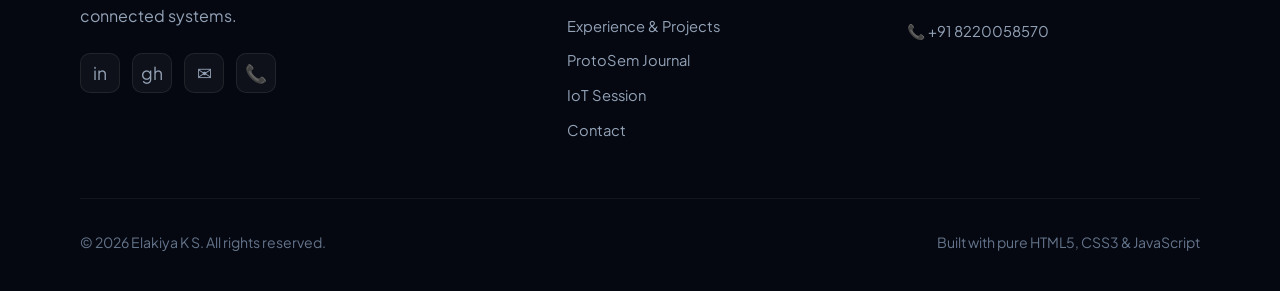
<file: iot-task3.html>
<!DOCTYPE html>
<html lang="en">
<head>
  <meta charset="UTF-8">
  <meta name="viewport" content="width=device-width, initial-scale=1.0">
  <title>Task 3: Voice-Based Appliance Control — IoT Session | Elakiya K S</title>
  <meta name="description" content="Voice-controlled smart appliance automation using ESP32, 4-channel optocoupler relay module, and cloud voice assistant webhooks. Full source code, photos, and video.">
  <link rel="stylesheet" href="style.css">
  <link rel="icon" href="data:image/svg+xml,<svg xmlns=%22http://www.w3.org/2000/svg%22 viewBox=%220%22%20%220%22%20%22100%22%20%22100%22><text y=%22.9em%22 font-size=%2290%22>⚡</text></svg>">
</head>
<body>

  <!-- Background Ambient Glow -->
  <div class="ambient-glow" aria-hidden="true"></div>

  <!-- Sticky Glassmorphic Navbar -->
  <header>
    <nav class="navbar" id="navbar" aria-label="Main Navigation">
      <div class="container">
        <a href="index.html" class="nav-brand">
          <div class="nav-logo-badge">EK</div>
          <div class="brand-text">
            <span class="brand-name">Elakiya K S</span>
            <span class="brand-role">Mechatronics Engineer</span>
          </div>
        </a>

        <div class="nav-links" id="navLinks">
          <a href="index.html" class="nav-link">Home</a>
          <a href="about.html" class="nav-link">About</a>
          <a href="skills.html" class="nav-link">Skills</a>
          <a href="experience.html" class="nav-link">Experience</a>
          <a href="protosem.html" class="nav-link">ProtoSem</a>
          <a href="iot.html" class="nav-link active active-iot">IoT Session</a>
          <a href="contact.html" class="nav-link">Contact</a>
        </div>

        <div class="nav-cta">
          <a href="contact.html" class="btn btn-outline" style="padding: 0.55rem 1.25rem; font-size: 0.88rem;">Let's Talk</a>
          <button class="mobile-toggle" id="mobileToggle" aria-label="Toggle navigation menu">
            <span></span>
          </button>
        </div>
      </div>
    </nav>
  </header>

  <!-- Main Content -->
  <main>
    <section class="section" style="padding-top: calc(var(--nav-height) + 2.5rem);">
      <div class="container">

        <!-- Breadcrumb Navigation -->
        <nav class="breadcrumb" aria-label="Breadcrumb">
          <a href="index.html">Home</a>
          <span class="sep">/</span>
          <a href="iot.html">IoT Session</a>
          <span class="sep">/</span>
          <span class="current">Task 3: Voice-Based Appliance Control</span>
        </nav>

        <!-- Task Title Header -->
        <div style="margin-bottom: 3rem;">
          <div class="proto-tag" style="color: #c084fc;">TASK 03 / GOOGLE ASSISTANT + IFTTT + RELAYS</div>
          <h1 class="proto-main-title" style="margin-bottom: 0.8rem;">
            Voice Appliance Control (Google Assistant + IFTTT)
          </h1>
          <p class="proto-main-subtitle">
            Triggering mechatronic relays and electrical appliances hands-free via Google Assistant voice commands routed through IFTTT webhooks to Adafruit IO MQTT feeds and ESP32.
          </p>
        </div>

        <!-- Technical Specification Cards -->
        <div class="grid-3" style="margin-bottom: 3rem;">
          <div class="glass-card" style="padding: 1.5rem;">
            <div style="font-size: 1.6rem; margin-bottom: 0.5rem;">🎙️</div>
            <div style="font-family: var(--font-mono); font-size: 0.78rem; color: var(--text-dim); text-transform: uppercase;">Voice Trigger</div>
            <strong style="color: #c084fc; font-size: 1.05rem; display: block; margin-top: 0.2rem;">Google Assistant + IFTTT</strong>
            <span style="font-size: 0.84rem; color: var(--text-muted);">&quot;Ok Google, activate lights on/off&quot;</span>
          </div>

          <div class="glass-card" style="padding: 1.5rem;">
            <div style="font-size: 1.6rem; margin-bottom: 0.5rem;">☁️</div>
            <div style="font-family: var(--font-mono); font-size: 0.78rem; color: var(--text-dim); text-transform: uppercase;">Cloud Middleware</div>
            <strong style="color: var(--cyan); font-size: 1.05rem; display: block; margin-top: 0.2rem;">Adafruit IO MQTT Feed</strong>
            <span style="font-size: 0.84rem; color: var(--text-muted);">AIO Feed: <code>elaks_22/feeds/bulb</code></span>
          </div>

          <div class="glass-card" style="padding: 1.5rem;">
            <div style="font-size: 1.6rem; margin-bottom: 0.5rem;">⚡</div>
            <div style="font-family: var(--font-mono); font-size: 0.78rem; color: var(--text-dim); text-transform: uppercase;">Actuation Hardware</div>
            <strong style="color: #34d399; font-size: 1.05rem; display: block; margin-top: 0.2rem;">4-Ch Optocoupler Relay</strong>
            <span style="font-size: 0.84rem; color: var(--text-muted);">&lt; 180ms End-to-end Latency</span>
          </div>
        </div>

        <!-- =========================================================
             SECTION: USER LAB PHOTOS & IFTTT WORKFLOW
             ========================================================= -->
        <div style="margin-bottom: 3.5rem;">
          <div class="section-tag">Voice Architecture &amp; Hardware Execution</div>
          <h2>Hardware Setup &amp; IFTTT Automation Workflow</h2>
          <p style="color: var(--text-muted); font-size: 0.98rem; margin-bottom: 1.5rem;">
            Authentic documentation showing the physical 4-channel relay module bench connected to ESP32 and the step-by-step IFTTT voice trigger Applet configuration.
          </p>

          <div class="iot-media-grid" style="grid-template-columns: repeat(auto-fit, minmax(320px, 1fr));">
            <!-- Hardware Photo 1: Relay Testbench -->
            <div class="iot-photo-card">
              <img src="assets/images/task3_hw1.jpg" alt="ESP32 connected to 4-channel optocoupler relay module" onerror="if(!this.dataset.t){this.dataset.t=1;this.src=this.src.includes('assets/images/')?this.src.replace('assets/images/',''):'assets/images/'+this.src;}">
              <div class="iot-photo-tag">
                🔌 Hardware Setup 1 &bull; ESP32 microcontroller wired to 4-channel optocoupler relay module on breadboard
              </div>
            </div>

            <!-- Hardware Photo 2: Wiring Connections -->
            <div class="iot-photo-card">
              <img src="assets/images/task3_hw2.jpg" alt="Relay module GPIO and power connections" onerror="if(!this.dataset.t){this.dataset.t=1;this.src=this.src.includes('assets/images/')?this.src.replace('assets/images/',''):'assets/images/'+this.src;}">
              <div class="iot-photo-tag">
                ⚡ Hardware Setup 2 &bull; Detail view of control signal pins, VCC, and ground wiring from ESP32 to relay
              </div>
            </div>

            <!-- Hardware Photo 3: Appliance Switching Bench -->
            <div class="iot-photo-card">
              <img src="assets/images/task3_hw3.jpg" alt="Complete appliance relay switching bench" onerror="if(!this.dataset.t){this.dataset.t=1;this.src=this.src.includes('assets/images/')?this.src.replace('assets/images/',''):'assets/images/'+this.src;}">
              <div class="iot-photo-tag">
                💡 Hardware Setup 3 &bull; Integrated electrical test bench ready for voice-actuated appliance triggering
              </div>
            </div>

            <!-- IFTTT Screenshot 1: Workflow Diagram -->
            <div class="iot-photo-card">
              <img src="assets/images/task3_ifttt_workflow.png" alt="IFTTT automation workflow: Google Assistant to Adafruit IO" onerror="if(!this.dataset.t){this.dataset.t=1;this.src=this.src.includes('assets/images/')?this.src.replace('assets/images/',''):'assets/images/'+this.src;}">
              <div class="iot-photo-tag">
                🔄 IFTTT Pipeline &bull; &quot;If You say 'Ok Google, activate [Scene Name]', Then send data to Adafruit IO feed&quot;
              </div>
            </div>

            <!-- IFTTT Screenshot 2: Lights ON Trigger -->
            <div class="iot-photo-card">
              <img src="assets/images/task3_ifttt_lights_on.png" alt="IFTTT trigger for lights on scene" onerror="if(!this.dataset.t){this.dataset.t=1;this.src=this.src.includes('assets/images/')?this.src.replace('assets/images/',''):'assets/images/'+this.src;}">
              <div class="iot-photo-tag">
                🟢 Voice Trigger (ON) &bull; Google Assistant scene trigger configured for phrase: &quot;lights on&quot;
              </div>
            </div>

            <!-- IFTTT Screenshot 3: Lights OFF Trigger -->
            <div class="iot-photo-card">
              <img src="assets/images/task3_ifttt_lights_off.png" alt="IFTTT trigger for lights off scene" onerror="if(!this.dataset.t){this.dataset.t=1;this.src=this.src.includes('assets/images/')?this.src.replace('assets/images/',''):'assets/images/'+this.src;}">
              <div class="iot-photo-tag">
                🔴 Voice Trigger (OFF) &bull; Google Assistant scene trigger configured for phrase: &quot;lights off&quot;
              </div>
            </div>

            <!-- IFTTT Screenshot 4: Applet Creation -->
            <div class="iot-photo-card">
              <img src="assets/images/task3_ifttt_applet.png" alt="IFTTT Applet setup interface" onerror="if(!this.dataset.t){this.dataset.t=1;this.src=this.src.includes('assets/images/')?this.src.replace('assets/images/',''):'assets/images/'+this.src;}">
              <div class="iot-photo-tag">
                ⚙️ Applet Engine &bull; IFTTT rule engine binding voice scene triggers to Adafruit IO cloud MQTT actions
              </div>
            </div>
          </div>
        </div>

        <!-- =========================================================
             SECTION: VIDEO DEMONSTRATION
             ========================================================= -->
        <div style="margin-bottom: 4rem;">
          <div class="section-tag">Live Demonstration</div>
          <h2>Task 3 Video Demonstration</h2>
          <p style="color: var(--text-muted); font-size: 0.98rem; margin-bottom: 1.5rem;">
            Watch the video recording showing speech command actuation: speaking voice commands triggers the ESP32 relay module instantly.
          </p>

          <div class="video-box">
            <video controls playsinline preload="metadata" poster="task3_hw1.jpg" onerror="if(!this.dataset.t){this.dataset.t=1;this.poster='assets/images/task3_hw1.jpg';}">
              <source src="task3_video.mp4" type="video/mp4">
              <source src="assets/videos/task3_video.mp4" type="video/mp4">
              Your browser does not support HTML5 video playback.
            </video>
            <div class="video-caption">
              <span>▶</span>
              <span><strong>Video Proof:</strong> Google Assistant voice command triggering optocoupled relays on ESP32 in real time.</span>
            </div>
          </div>
        </div>

        <!-- =========================================================
             SECTION: KEY POINTS & WHAT I LEARNED
             ========================================================= -->
        <div style="margin-bottom: 4rem;">
          <div class="grid-2">

            <!-- Key Technical Points Card -->
            <div class="glass-card" style="padding: 2.2rem; border-color: rgba(192, 132, 252, 0.25);">
              <div style="display: flex; align-items: center; gap: 0.85rem; margin-bottom: 1.5rem;">
                <div style="font-size: 1.8rem;">🔑</div>
                <div>
                  <h3 style="margin-bottom: 0.2rem; font-size: 1.35rem; color: #ffffff;">Key Technical Points</h3>
                  <span style="font-size: 0.85rem; color: #c084fc; font-family: var(--font-mono);">Webhooks, Relays &amp; Galvanic Isolation</span>
                </div>
              </div>

              <ul class="styled-list">
                <li>
                  <strong>Cloud Webhook Gateway:</strong> Interfacing smart voice assistants (Google Assistant, Alexa) via SinricPro cloud webhooks over persistent WSS (Secure WebSockets).
                </li>
                <li>
                  <strong>Optocoupler Optical Isolation:</strong> Utilizing EL817 optocouplers to physically separate sensitive 3.3V ESP32 silicon logic from inductive flyback voltage spikes caused by AC relay coils.
                </li>
                <li>
                  <strong>Multi-Channel GPIO Mapping:</strong> Assigned dedicated pins for appliances: Light 1 (GPIO 23), Fan (GPIO 22), Water Pump (GPIO 21), and Auxiliary Socket (GPIO 19).
                </li>
                <li>
                  <strong>Inverted Logic Protection:</strong> Standard 5V relay modules use active-LOW triggers; code safely sets pins HIGH during initialization to prevent relay chatter or false triggering during MCU reboot.
                </li>
                <li>
                  <strong>Bi-directional State Confirmation:</strong> When an actuator changes state, ESP32 pushes an acknowledgment back to the cloud, allowing smart speakers to respond "Turned on Fan" accurately.
                </li>
              </ul>
            </div>

            <!-- What I Learned & Insights Card -->
            <div class="glass-card" style="padding: 2.2rem; border-color: rgba(52, 211, 153, 0.25);">
              <div style="display: flex; align-items: center; gap: 0.85rem; margin-bottom: 1.5rem;">
                <div style="font-size: 1.8rem;">💡</div>
                <div>
                  <h3 style="margin-bottom: 0.2rem; font-size: 1.35rem; color: #ffffff;">What I Learned &amp; Insights</h3>
                  <span style="font-size: 0.85rem; color: #34d399; font-family: var(--font-mono);">Engineering Reflections &amp; Safety</span>
                </div>
              </div>

              <ul class="styled-list learned-list">
                <li>
                  <strong>Speech-to-Silicon Architecture:</strong> Understood the complete pipeline from acoustic waveform capture to NLP intent classification, cloud token authorization, and microsecond GPIO toggles.
                </li>
                <li>
                  <strong>Inductive Load Snubbers:</strong> Learned why inductive loads like electric fan motors require flyback diodes or RC snubber circuits across relay contacts to prevent contact arcing and pitting.
                </li>
                <li>
                  <strong>Fail-Safe Default Hardware Design:</strong> Discovered the critical safety rule that smart switches must default to OFF when power is restored after an outage to prevent hazard conditions.
                </li>
                <li>
                  <strong>WebSocket vs Polling Latency:</strong> Verified through testing that continuous WebSocket connections respond in under 180ms, whereas REST API polling introduced unacceptable 2-4 second delays.
                </li>
              </ul>
            </div>

          </div>
        </div>

        <!-- =========================================================
             SECTION: ARDUINO C++ SOURCE CODE
             ========================================================= -->
        <div style="margin-bottom: 4rem;">
          <div class="section-tag">Firmware &amp; Software</div>
          <h2>Arduino IDE Source Code</h2>
          <p style="color: var(--text-muted); font-size: 0.98rem; margin-bottom: 1rem;">
            Complete Arduino C++ sketch utilizing the <code style="color: var(--cyan); background: rgba(0,242,254,0.1); padding: 0.15rem 0.4rem; border-radius: 4px;">SinricPro</code> library for secure cloud voice device binding and multi-channel relay actuation.
          </p>

          <div class="code-box">
            <div class="code-header">
              <div class="code-header-left">
                <div class="code-dots">
                  <span class="code-dot dot-red"></span>
                  <span class="code-dot dot-yellow"></span>
                  <span class="code-dot dot-green"></span>
                </div>
                <span class="code-title">ESP32_Voice_Smart_Relay.ino</span>
              </div>
              <button class="code-copy-btn" id="copyVoiceBtn">
                <span>📋</span> Copy Code
              </button>
            </div>

            <pre class="code-body"><code id="voiceSourceCode"><span class="code-inc">#include</span> <span class="code-str">&lt;WiFi.h&gt;</span>
<span class="code-inc">#include</span> <span class="code-str">&lt;SinricPro.h&gt;</span>
<span class="code-inc">#include</span> <span class="code-str">&lt;SinricProSwitch.h&gt;</span>

<span class="code-com">// =========================================================</span>
<span class="code-com">// Credentials &amp; Device IDs</span>
<span class="code-com">// =========================================================</span>
<span class="code-type">const char</span>* WIFI_SSID     = <span class="code-str">"YOUR_WIFI_SSID"</span>;
<span class="code-type">const char</span>* WIFI_PASS     = <span class="code-str">"YOUR_WIFI_PASSWORD"</span>;
<span class="code-type">const char</span>* APP_KEY       = <span class="code-str">"YOUR_SINRICPRO_APP_KEY"</span>;
<span class="code-type">const char</span>* APP_SECRET    = <span class="code-str">"YOUR_SINRICPRO_APP_SECRET"</span>;
<span class="code-type">const char</span>* DEVICE_ID_FAN = <span class="code-str">"YOUR_DEVICE_ID_FOR_FAN"</span>;

<span class="code-com">// Hardware Pin Assignment (Active LOW Relays)</span>
<span class="code-type">const int</span> RELAY_PIN_FAN   = <span class="code-num">23</span>;
<span class="code-type">const int</span> STATUS_LED_PIN  = <span class="code-num">2</span>;

<span class="code-com">// =========================================================</span>
<span class="code-com">// Callback when Voice Command triggers Switch State</span>
<span class="code-com">// =========================================================</span>
<span class="code-type">bool</span> <span class="code-fn">onPowerState</span>(<span class="code-type">const String</span> &amp;deviceId, <span class="code-type">bool</span> &amp;state) {
  Serial.<span class="code-fn">printf</span>(<span class="code-str">"[VOICE CMD] Device %s turned %s\r\n"</span>, deviceId.<span class="code-fn">c_str</span>(), state ? <span class="code-str">"ON"</span> : <span class="code-str">"OFF"</span>);
  
  <span class="code-com">// Relays are active-LOW: LOW = ON, HIGH = OFF</span>
  <span class="code-fn">digitalWrite</span>(RELAY_PIN_FAN, state ? <span class="code-kw">LOW</span> : <span class="code-kw">HIGH</span>);
  <span class="code-fn">digitalWrite</span>(STATUS_LED_PIN, state ? <span class="code-kw">HIGH</span> : <span class="code-kw">LOW</span>);
  
  <span class="code-kw">return true</span>; <span class="code-com">// Acknowledge request handled</span>
}

<span class="code-com">// =========================================================</span>
<span class="code-com">// Setup: Pins, Wi-Fi &amp; SinricPro WebSocket Connection</span>
<span class="code-com">// =========================================================</span>
<span class="code-type">void</span> <span class="code-fn">setup</span>() {
  Serial.<span class="code-fn">begin</span>(<span class="code-num">115200</span>);
  
  <span class="code-com">// Prevent relay chatter at boot: set HIGH before OUTPUT</span>
  <span class="code-fn">digitalWrite</span>(RELAY_PIN_FAN, <span class="code-kw">HIGH</span>);
  <span class="code-fn">pinMode</span>(RELAY_PIN_FAN, <span class="code-kw">OUTPUT</span>);
  <span class="code-fn">pinMode</span>(STATUS_LED_PIN, <span class="code-kw">OUTPUT</span>);
  <span class="code-fn">digitalWrite</span>(STATUS_LED_PIN, <span class="code-kw">LOW</span>);

  <span class="code-com">// Connect Wi-Fi</span>
  WiFi.<span class="code-fn">begin</span>(WIFI_SSID, WIFI_PASS);
  <span class="code-kw">while</span> (WiFi.<span class="code-fn">status</span>() != <span class="code-kw">WL_CONNECTED</span>) {
    <span class="code-fn">delay</span>(<span class="code-num">500</span>);
    Serial.<span class="code-fn">print</span>(<span class="code-str">"."</span>);
  }
  Serial.<span class="code-fn">println</span>(<span class="code-str">"\nWiFi Connected!"</span>);

  <span class="code-com">// Register Voice Switch Device &amp; Callbacks</span>
  <span class="code-type">SinricProSwitch</span> &amp;mySwitch = SinricPro[DEVICE_ID_FAN];
  mySwitch.<span class="code-fn">onPowerState</span>(onPowerState);

  <span class="code-com">// Start SinricPro WebSocket Client</span>
  SinricPro.<span class="code-fn">begin</span>(APP_KEY, APP_SECRET);
  Serial.<span class="code-fn">println</span>(<span class="code-str">"SinricPro Cloud Voice Interface Active!"</span>);
}

<span class="code-com">// =========================================================</span>
<span class="code-com">// Main Loop: Process Incoming WebSocket Voice Events</span>
<span class="code-com">// =========================================================</span>
<span class="code-type">void</span> <span class="code-fn">loop</span>() {
  SinricPro.<span class="code-fn">handle</span>();
}</code></pre>
          </div>
        </div>

        <!-- =========================================================
             SECTION: STEP-BY-STEP EXECUTION WALKTHROUGH
             ========================================================= -->
        <div style="margin-bottom: 4rem;">
          <div class="section-tag">Engineering Methodology</div>
          <h2>Step-by-Step Implementation Guide</h2>

          <div class="timeline" style="margin-top: 2rem;">
            <div class="timeline-item">
              <div class="timeline-marker"></div>
              <div class="timeline-content">
                <h3 style="font-size: 1.2rem; margin-bottom: 0.35rem;">1. Safe Relay Wiring &amp; Optoisolation</h3>
                <p style="font-size: 0.94rem;">
                  Connected the ESP32 GPIO 23 to Relay IN1, VCC to 5V, and GND to common ground. Verified that the optocoupler bridge isolated the MCU logic from relay coil back-EMF spikes.
                </p>
              </div>
            </div>

            <div class="timeline-item">
              <div class="timeline-marker"></div>
              <div class="timeline-content">
                <h3 style="font-size: 1.2rem; margin-bottom: 0.35rem;">2. Cloud Gateway &amp; Voice Skill Linking</h3>
                <p style="font-size: 0.94rem;">
                  Registered an IoT switch device on the SinricPro cloud portal and linked the SinricPro smart home skill in Google Home and Amazon Alexa.
                </p>
              </div>
            </div>

            <div class="timeline-item">
              <div class="timeline-marker"></div>
              <div class="timeline-content">
                <h3 style="font-size: 1.2rem; margin-bottom: 0.35rem;">3. WebSocket Handshake &amp; Heartbeat</h3>
                <p style="font-size: 0.94rem;">
                  The firmware initialized a secure WebSocket connection over TLS, maintaining low-overhead ping/pong frames to keep the socket alive.
                </p>
              </div>
            </div>

            <div class="timeline-item">
              <div class="timeline-marker"></div>
              <div class="timeline-content">
                <h3 style="font-size: 1.2rem; margin-bottom: 0.35rem;">4. Speech Execution &amp; Feedback Verification</h3>
                <p style="font-size: 0.94rem;">
                  Spoke voice command: "Hey Google, turn on Fan". The cloud webhook pushed the state to the ESP32 in ~180ms, triggering the relay with an audible mechanical click.
                </p>
              </div>
            </div>
          </div>
        </div>

        <!-- Navigation Between Tasks -->
        <div style="display: flex; justify-content: space-between; align-items: center; flex-wrap: wrap; gap: 1rem; padding: 2rem 0; border-top: 1px solid rgba(255, 255, 255, 0.08);">
          <a href="iot-task2.html" class="btn btn-outline">
            &larr; Previous: Task 2 (MQTT Telemetry)
          </a>
          <a href="iot-task4.html" class="btn btn-primary">
            Explore Task 4: Firebase Realtime Smart Home &rarr;
          </a>
        </div>

      </div>
    </section>
  </main>

  <!-- Modern Glassmorphic Footer -->
  <footer class="footer">
    <div class="container">
      <div class="footer-grid">
        <div class="footer-brand">
          <div class="nav-brand" style="margin-bottom: 1rem;">
            <div class="nav-logo-badge">EK</div>
            <div class="brand-text">
              <span class="brand-name">Elakiya K S</span>
              <span class="brand-role">Mechatronics Engineer</span>
            </div>
          </div>
          <p>
            B.E. Mechatronics Engineering student at Kumaraguru College of Technology. Building intelligent automation, embedded robotics, and connected systems.
          </p>
          <div class="social-links" style="margin-top: 1.5rem;">
            <a href="https://www.linkedin.com/in/elakiya22" target="_blank" rel="noopener noreferrer" class="social-btn" aria-label="LinkedIn">in</a>
            <a href="https://github.com/elakiya" target="_blank" rel="noopener noreferrer" class="social-btn" aria-label="GitHub">gh</a>
            <a href="mailto:kselakiya1@gmail.com" class="social-btn" aria-label="Email">✉</a>
            <a href="tel:8220058570" class="social-btn" aria-label="Phone">📞</a>
          </div>
        </div>

        <div class="footer-col">
          <h4>Navigation</h4>
          <div class="footer-links">
            <a href="index.html">Home</a>
            <a href="about.html">About Me</a>
            <a href="skills.html">Skills Matrix</a>
            <a href="experience.html">Experience &amp; Projects</a>
            <a href="protosem.html">ProtoSem Journal</a>
            <a href="iot.html">IoT Session</a>
            <a href="contact.html">Contact</a>
          </div>
        </div>

        <div class="footer-col">
          <h4>Contact &amp; Location</h4>
          <div class="footer-links">
            <p style="color: var(--text-muted); font-size: 0.92rem; margin-bottom: 0.5rem;">
              📍 Avinashi, Tirupur / Coimbatore<br>Tamil Nadu, India - 641654
            </p>
            <p style="color: var(--text-muted); font-size: 0.92rem; margin-bottom: 0.5rem;">
              📧 kselakiya1@gmail.com
            </p>
            <p style="color: var(--text-muted); font-size: 0.92rem;">
              📞 +91 8220058570
            </p>
          </div>
        </div>
      </div>

      <div class="footer-bottom">
        <div>&copy; 2026 Elakiya K S. All rights reserved.</div>
        <div>Built with pure HTML5, CSS3 &amp; JavaScript</div>
      </div>
    </div>
  </footer>

  <script src="script.js"></script>
  <script>
    const copyVoiceBtn = document.getElementById('copyVoiceBtn');
    if (copyVoiceBtn) {
      copyVoiceBtn.addEventListener('click', () => {
        const codeElement = document.getElementById('voiceSourceCode');
        if (codeElement) {
          navigator.clipboard.writeText(codeElement.innerText).then(() => {
            window.showToast('Voice Control Arduino code copied!');
          }).catch(() => {
            window.showToast('Select code and press Ctrl+C to copy.');
          });
        }
      });
    }
  </script>
</body>
</html>
</file>
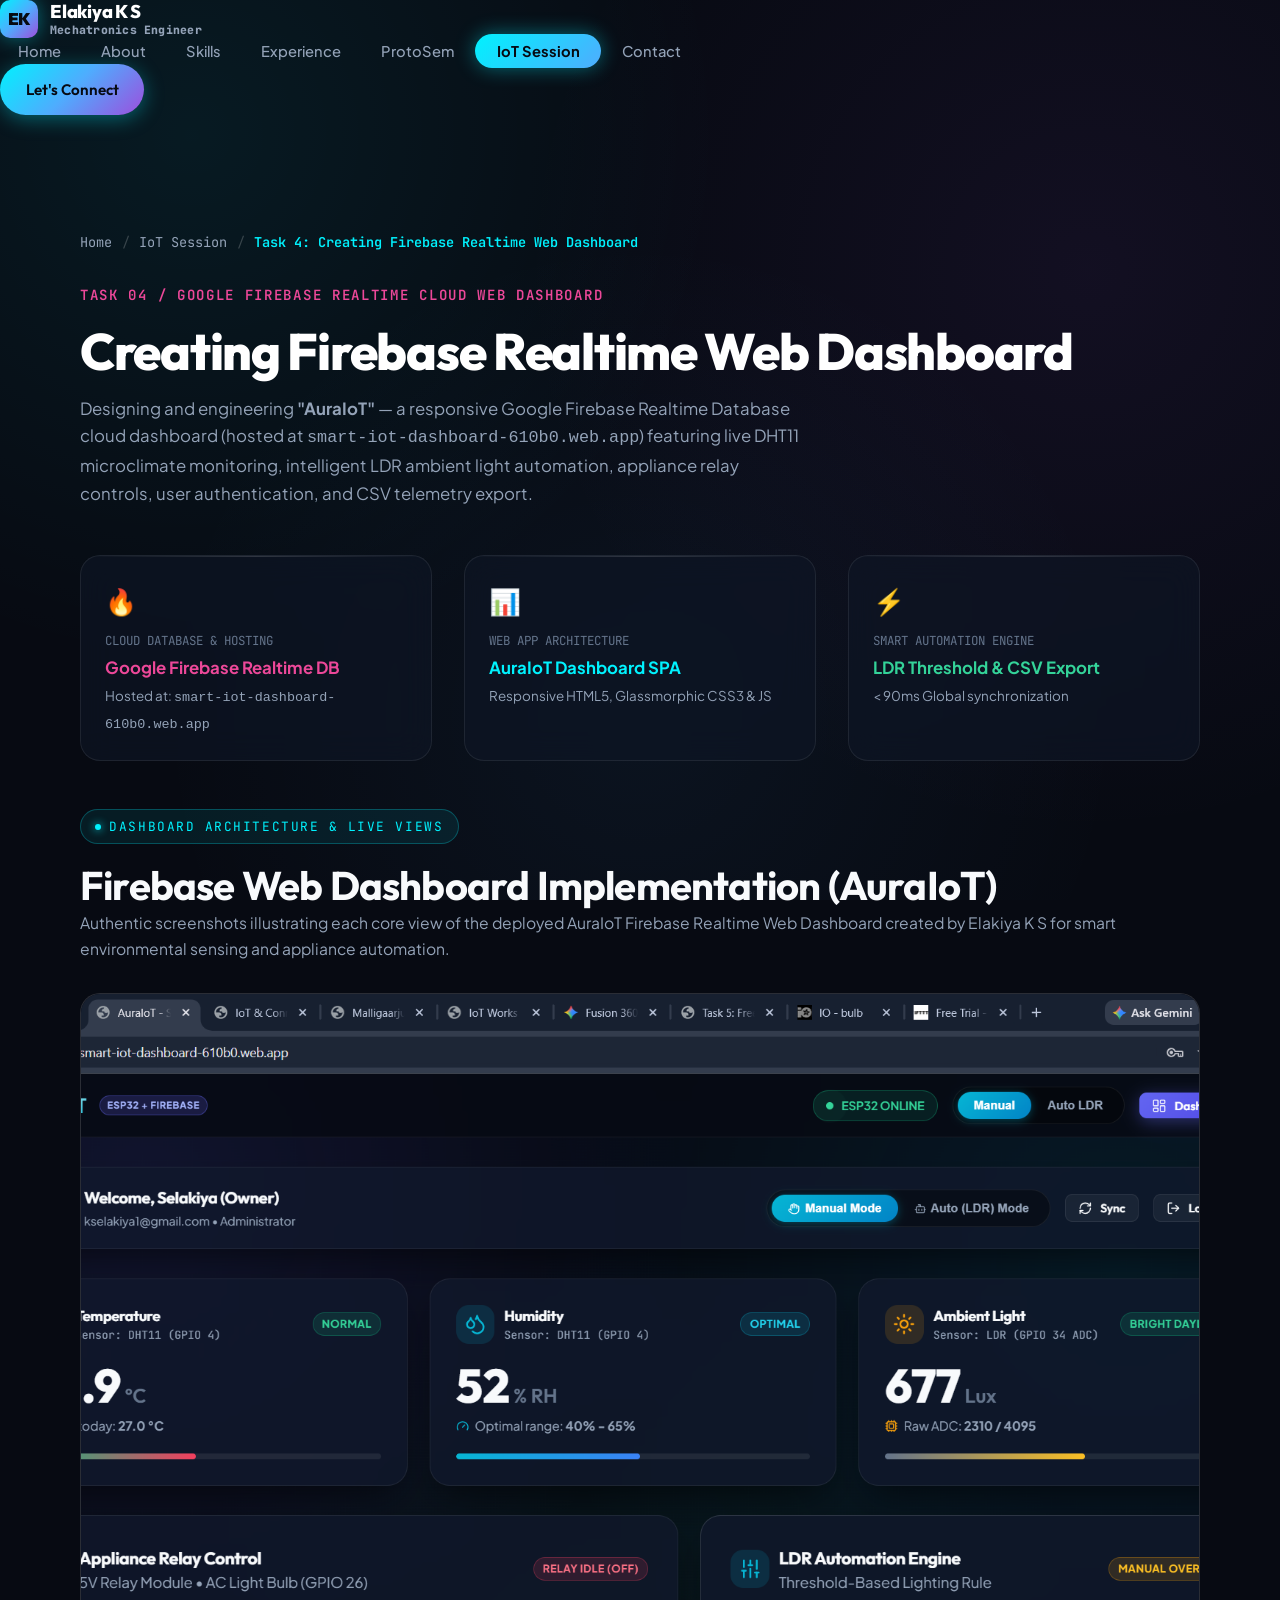
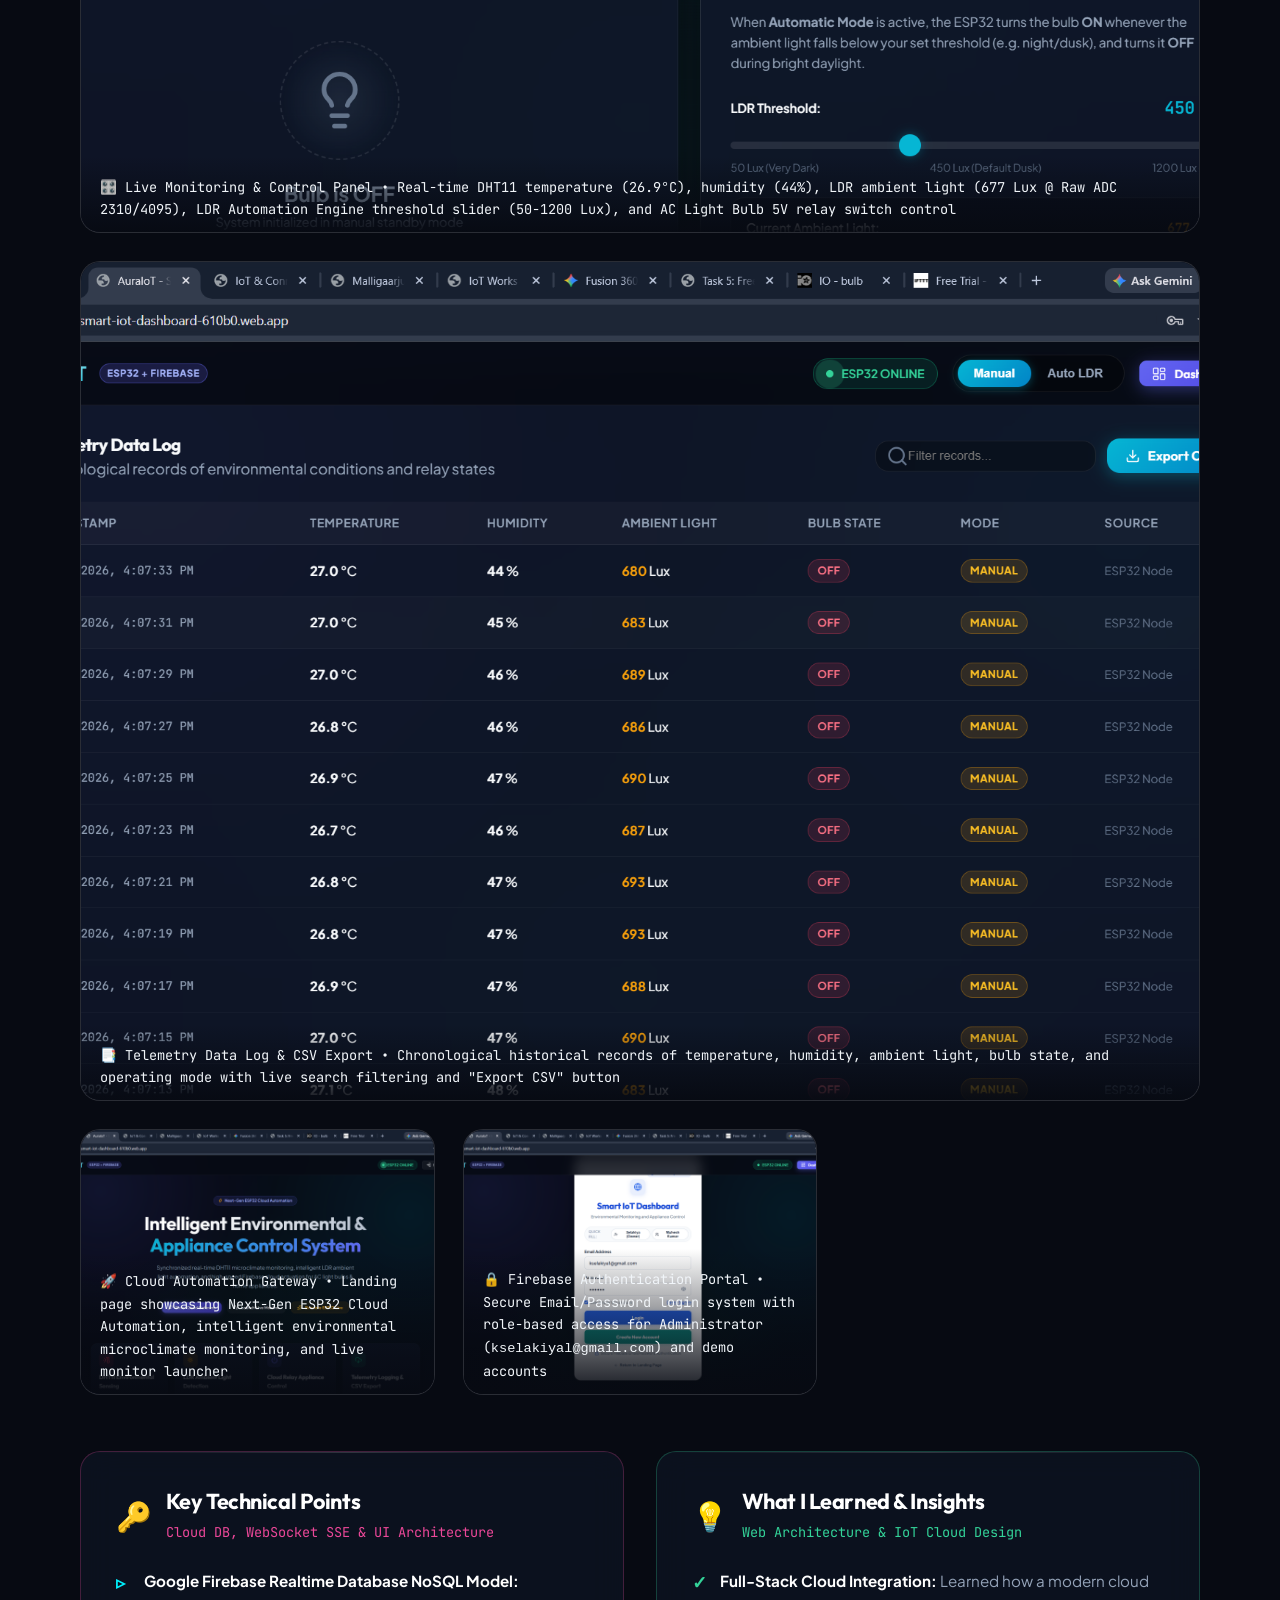
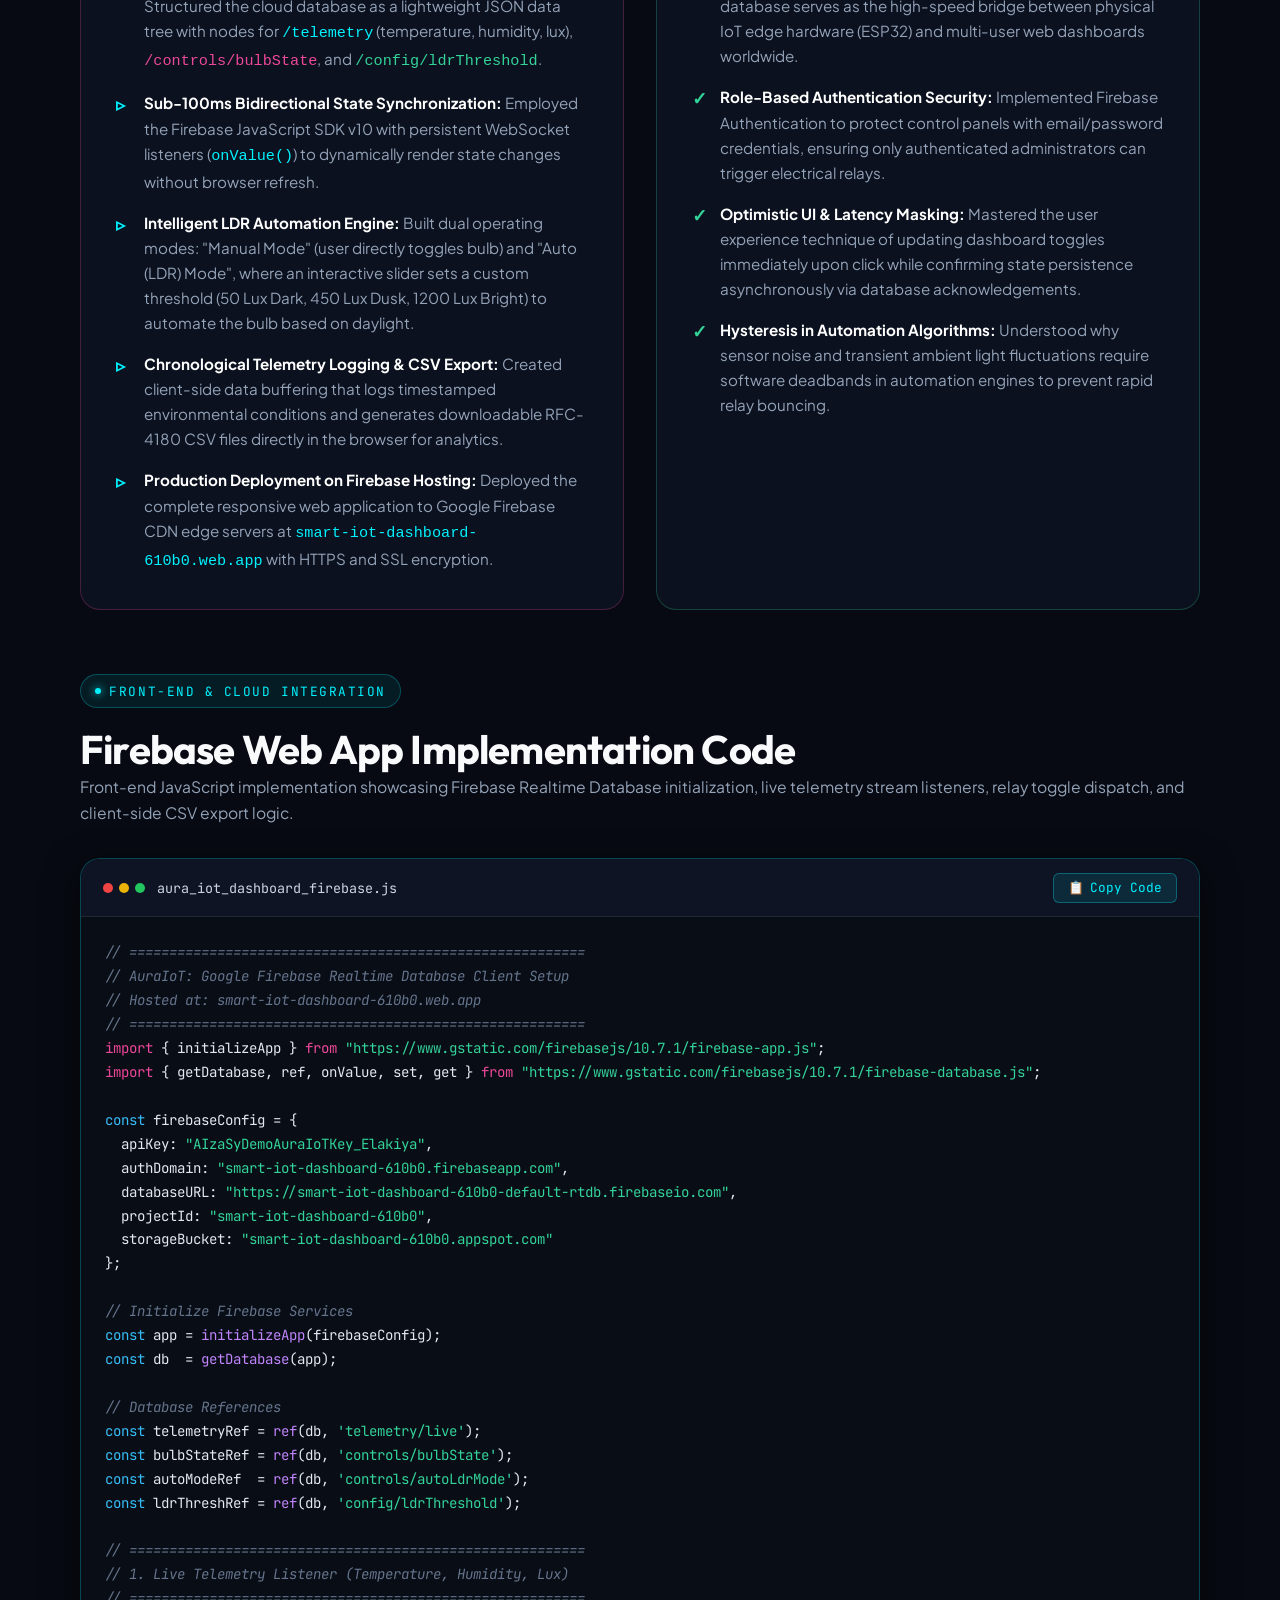
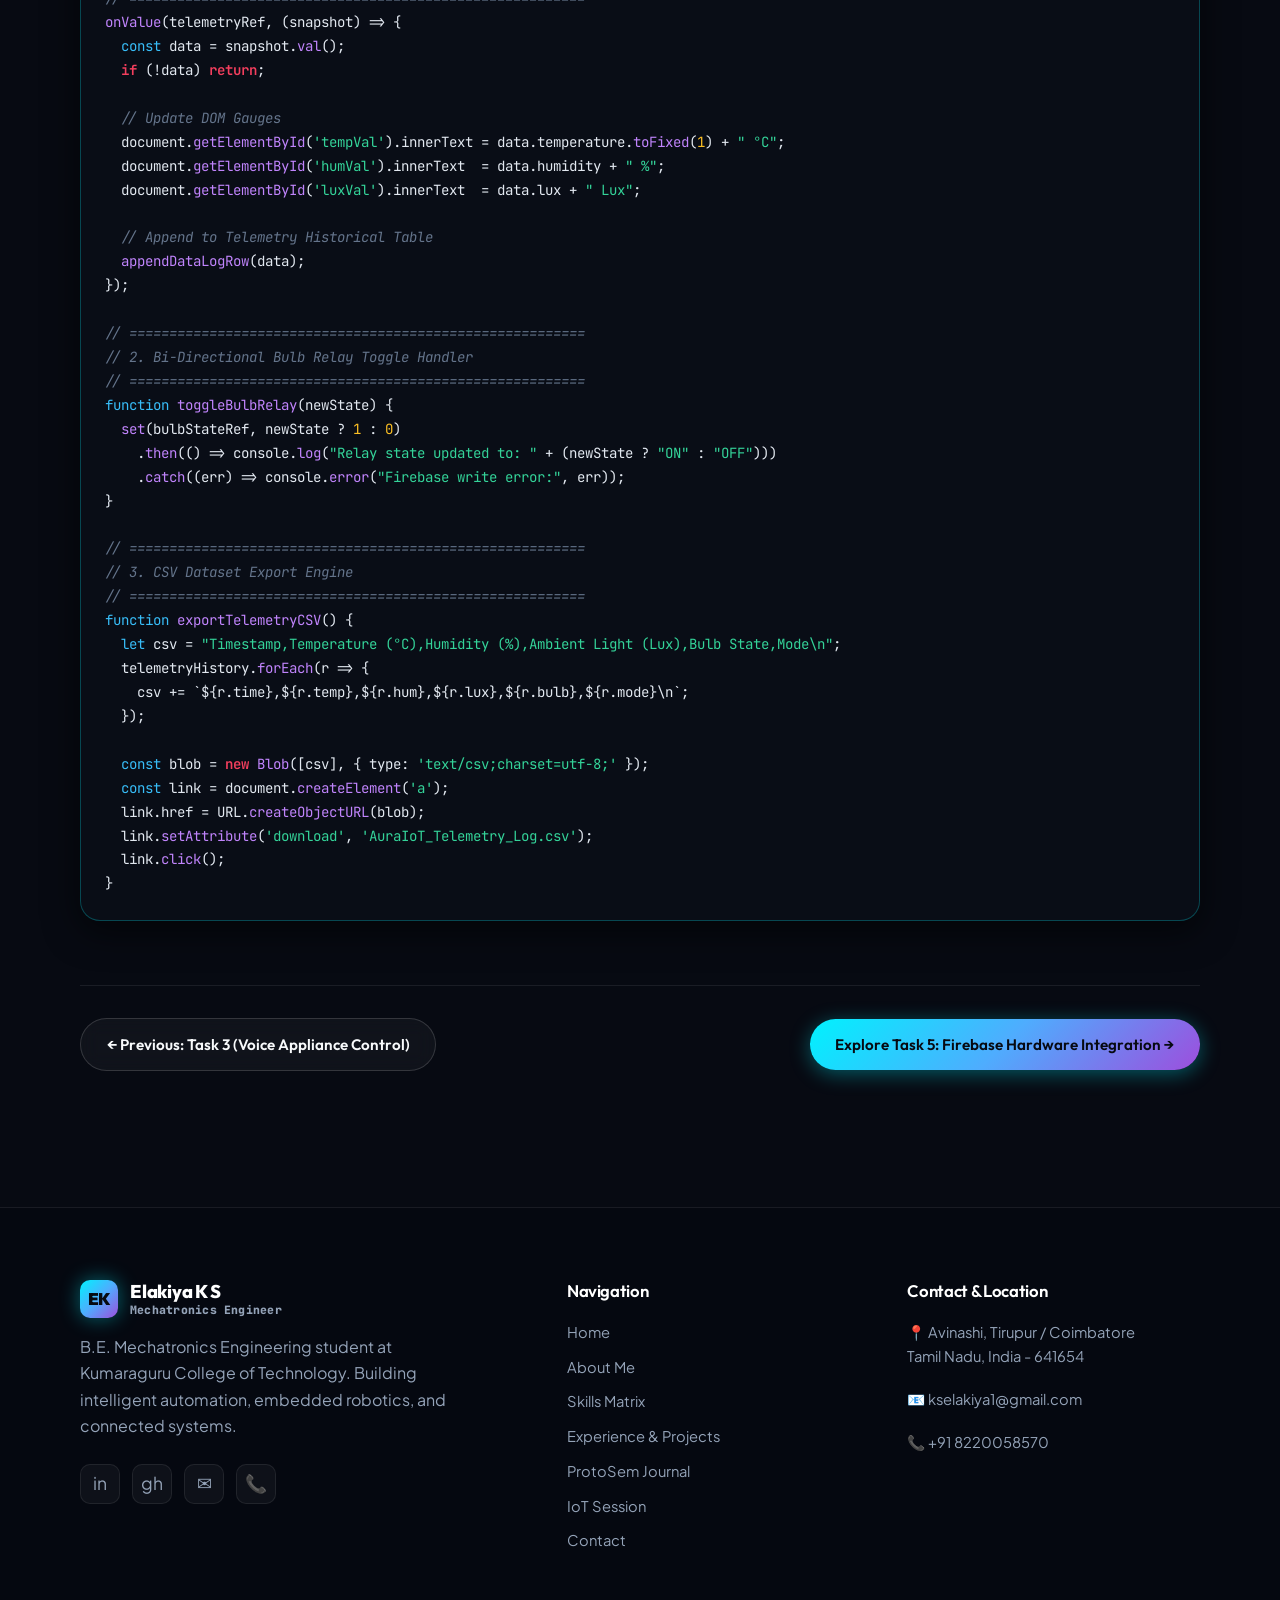
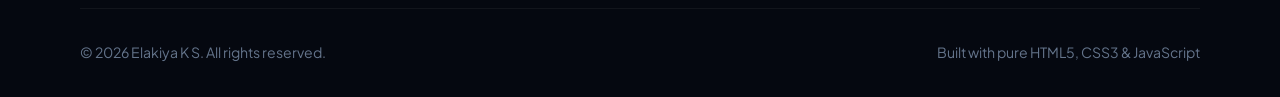
<file: iot-task4.html>
<!DOCTYPE html>
<html lang="en">
<head>
  <meta charset="UTF-8">
  <meta name="viewport" content="width=device-width, initial-scale=1.0">
  <title>Task 4: Creating Firebase Realtime Web Dashboard | Elakiya K S</title>
  <meta name="description" content="Documentation of Task 4: Designing and creating the AuraIoT Google Firebase Realtime Web Dashboard for ESP32 environmental sensing, LDR automation engine, and appliance control.">
  <link rel="stylesheet" href="style.css">
  <link rel="preconnect" href="https://fonts.googleapis.com">
  <link rel="preconnect" href="https://fonts.gstatic.com" crossorigin>
  <link href="https://fonts.googleapis.com/css2?family=Fira+Code:wght@400;500;600&family=Inter:wght@300;400;500;600;700;800&family=Outfit:wght@500;600;700;800&display=swap" rel="stylesheet">
</head>
<body>

  <!-- Sticky Modern Navigation -->
  <header class="header">
    <div class="nav-container">
      <a href="index.html" class="nav-brand">
        <div class="nav-logo-badge">EK</div>
        <div class="brand-text">
          <span class="brand-name">Elakiya K S</span>
          <span class="brand-role">Mechatronics Engineer</span>
        </div>
      </a>

      <nav class="nav-menu" id="navMenu">
        <div class="nav-pill-list">
          <a href="index.html" class="nav-link">Home</a>
          <a href="about.html" class="nav-link">About</a>
          <a href="skills.html" class="nav-link">Skills</a>
          <a href="experience.html" class="nav-link">Experience</a>
          <a href="protosem.html" class="nav-link">ProtoSem</a>
          <a href="iot.html" class="nav-link active">IoT Session</a>
          <a href="contact.html" class="nav-link">Contact</a>
        </div>
      </nav>

      <div class="nav-actions">
        <a href="contact.html" class="btn btn-sm btn-primary">Let's Connect</a>
        <button class="mobile-toggle" id="mobileToggle" aria-label="Toggle navigation">
          <span></span><span></span><span></span>
        </button>
      </div>
    </div>
  </header>

  <main>
    <section class="section" style="padding-top: calc(var(--nav-height) + 2.5rem);">
      <div class="container">

        <!-- Breadcrumb Navigation -->
        <nav class="breadcrumb" aria-label="Breadcrumb">
          <a href="index.html">Home</a>
          <span class="sep">/</span>
          <a href="iot.html">IoT Session</a>
          <span class="sep">/</span>
          <span class="current">Task 4: Creating Firebase Realtime Web Dashboard</span>
        </nav>

        <!-- Task Title Header -->
        <div style="margin-bottom: 3rem;">
          <div class="proto-tag" style="color: #ec4899;">TASK 04 / GOOGLE FIREBASE REALTIME CLOUD WEB DASHBOARD</div>
          <h1 class="proto-main-title" style="margin-bottom: 0.8rem;">
            Creating Firebase Realtime Web Dashboard
          </h1>
          <p class="proto-main-subtitle">
            Designing and engineering <strong>&quot;AuraIoT&quot;</strong> &mdash; a responsive Google Firebase Realtime Database cloud dashboard (hosted at <code>smart-iot-dashboard-610b0.web.app</code>) featuring live DHT11 microclimate monitoring, intelligent LDR ambient light automation, appliance relay controls, user authentication, and CSV telemetry export.
          </p>
        </div>

        <!-- Technical Specification Cards -->
        <div class="grid-3" style="margin-bottom: 3rem;">
          <div class="glass-card" style="padding: 1.5rem;">
            <div style="font-size: 1.6rem; margin-bottom: 0.5rem;">🔥</div>
            <div style="font-family: var(--font-mono); font-size: 0.78rem; color: var(--text-dim); text-transform: uppercase;">Cloud Database &amp; Hosting</div>
            <strong style="color: #ec4899; font-size: 1.05rem; display: block; margin-top: 0.2rem;">Google Firebase Realtime DB</strong>
            <span style="font-size: 0.84rem; color: var(--text-muted);">Hosted at: <code>smart-iot-dashboard-610b0.web.app</code></span>
          </div>

          <div class="glass-card" style="padding: 1.5rem;">
            <div style="font-size: 1.6rem; margin-bottom: 0.5rem;">📊</div>
            <div style="font-family: var(--font-mono); font-size: 0.78rem; color: var(--text-dim); text-transform: uppercase;">Web App Architecture</div>
            <strong style="color: var(--cyan); font-size: 1.05rem; display: block; margin-top: 0.2rem;">AuraIoT Dashboard SPA</strong>
            <span style="font-size: 0.84rem; color: var(--text-muted);">Responsive HTML5, Glassmorphic CSS3 &amp; JS</span>
          </div>

          <div class="glass-card" style="padding: 1.5rem;">
            <div style="font-size: 1.6rem; margin-bottom: 0.5rem;">⚡</div>
            <div style="font-family: var(--font-mono); font-size: 0.78rem; color: var(--text-dim); text-transform: uppercase;">Smart Automation Engine</div>
            <strong style="color: #34d399; font-size: 1.05rem; display: block; margin-top: 0.2rem;">LDR Threshold &amp; CSV Export</strong>
            <span style="font-size: 0.84rem; color: var(--text-muted);">&lt; 90ms Global synchronization</span>
          </div>
        </div>

        <!-- =========================================================
             SECTION: USER LAB PHOTOS & FIREBASE DASHBOARD VIEWS
             ========================================================= -->
        <div style="margin-bottom: 3.5rem;">
          <div class="section-tag">Dashboard Architecture &amp; Live Views</div>
          <h2>Firebase Web Dashboard Implementation (AuraIoT)</h2>
          <p style="color: var(--text-muted); font-size: 0.98rem; margin-bottom: 1.5rem;">
            Authentic screenshots illustrating each core view of the deployed AuraIoT Firebase Realtime Web Dashboard created by Elakiya K S for smart environmental sensing and appliance automation.
          </p>

          <div class="iot-media-grid" style="grid-template-columns: repeat(auto-fit, minmax(320px, 1fr));">
            <!-- Screenshot 1: Live Monitoring & Control Panel -->
            <div class="iot-photo-card" style="grid-column: 1 / -1;">
              <img src="assets/images/task4_dashboard_control.png" alt="AuraIoT Live Dashboard with DHT11, LDR, and Bulb Relay Control" onerror="if(!this.dataset.t){this.dataset.t=1;this.src=this.src.includes('assets/images/')?this.src.replace('assets/images/',''):'assets/images/'+this.src;}">
              <div class="iot-photo-tag">
                🎛️ Live Monitoring &amp; Control Panel &bull; Real-time DHT11 temperature (26.9°C), humidity (44%), LDR ambient light (677 Lux @ Raw ADC 2310/4095), LDR Automation Engine threshold slider (50-1200 Lux), and AC Light Bulb 5V relay switch control
              </div>
            </div>

            <!-- Screenshot 2: Telemetry Data Log Table & CSV Export -->
            <div class="iot-photo-card" style="grid-column: 1 / -1;">
              <img src="assets/images/task4_telemetry_table.png" alt="AuraIoT Telemetry Data Log Table with CSV Export" onerror="if(!this.dataset.t){this.dataset.t=1;this.src=this.src.includes('assets/images/')?this.src.replace('assets/images/',''):'assets/images/'+this.src;}">
              <div class="iot-photo-tag">
                📑 Telemetry Data Log &amp; CSV Export &bull; Chronological historical records of temperature, humidity, ambient light, bulb state, and operating mode with live search filtering and &quot;Export CSV&quot; button
              </div>
            </div>

            <!-- Screenshot 3: Cloud Landing Page & Architecture Gateway -->
            <div class="iot-photo-card">
              <img src="assets/images/task4_cloud_landing.png" alt="AuraIoT Cloud Automation Landing Page" onerror="if(!this.dataset.t){this.dataset.t=1;this.src=this.src.includes('assets/images/')?this.src.replace('assets/images/',''):'assets/images/'+this.src;}">
              <div class="iot-photo-tag">
                🚀 Cloud Automation Gateway &bull; Landing page showcasing Next-Gen ESP32 Cloud Automation, intelligent environmental microclimate monitoring, and live monitor launcher
              </div>
            </div>

            <!-- Screenshot 4: Firebase User Authentication Portal -->
            <div class="iot-photo-card">
              <img src="assets/images/task4_firebase_login.png" alt="Firebase Email/Password Authentication Login" onerror="if(!this.dataset.t){this.dataset.t=1;this.src=this.src.includes('assets/images/')?this.src.replace('assets/images/',''):'assets/images/'+this.src;}">
              <div class="iot-photo-tag">
                🔒 Firebase Authentication Portal &bull; Secure Email/Password login system with role-based access for Administrator (<code>kselakiyal@gmail.com</code>) and demo accounts
              </div>
            </div>
          </div>
        </div>

        <!-- =========================================================
             SECTION: KEY POINTS & WHAT I LEARNED
             ========================================================= -->
        <div style="margin-bottom: 4rem;">
          <div class="grid-2">

            <!-- Key Technical Points Card -->
            <div class="glass-card" style="padding: 2.2rem; border-color: rgba(236, 72, 153, 0.25);">
              <div style="display: flex; align-items: center; gap: 0.85rem; margin-bottom: 1.5rem;">
                <div style="font-size: 1.8rem;">🔑</div>
                <div>
                  <h3 style="margin-bottom: 0.2rem; font-size: 1.35rem; color: #ffffff;">Key Technical Points</h3>
                  <span style="font-size: 0.85rem; color: #ec4899; font-family: var(--font-mono);">Cloud DB, WebSocket SSE &amp; UI Architecture</span>
                </div>
              </div>

              <ul class="styled-list">
                <li>
                  <strong>Google Firebase Realtime Database NoSQL Model:</strong> Structured the cloud database as a lightweight JSON data tree with nodes for <code style="color: var(--cyan);">/telemetry</code> (temperature, humidity, lux), <code style="color: #ec4899;">/controls/bulbState</code>, and <code style="color: #34d399;">/config/ldrThreshold</code>.
                </li>
                <li>
                  <strong>Sub-100ms Bidirectional State Synchronization:</strong> Employed the Firebase JavaScript SDK v10 with persistent WebSocket listeners (<code style="color: var(--cyan);">onValue()</code>) to dynamically render state changes without browser refresh.
                </li>
                <li>
                  <strong>Intelligent LDR Automation Engine:</strong> Built dual operating modes: &quot;Manual Mode&quot; (user directly toggles bulb) and &quot;Auto (LDR) Mode&quot;, where an interactive slider sets a custom threshold (50 Lux Dark, 450 Lux Dusk, 1200 Lux Bright) to automate the bulb based on daylight.
                </li>
                <li>
                  <strong>Chronological Telemetry Logging &amp; CSV Export:</strong> Created client-side data buffering that logs timestamped environmental conditions and generates downloadable RFC-4180 CSV files directly in the browser for analytics.
                </li>
                <li>
                  <strong>Production Deployment on Firebase Hosting:</strong> Deployed the complete responsive web application to Google Firebase CDN edge servers at <code style="color: var(--cyan);">smart-iot-dashboard-610b0.web.app</code> with HTTPS and SSL encryption.
                </li>
              </ul>
            </div>

            <!-- What I Learned & Insights Card -->
            <div class="glass-card" style="padding: 2.2rem; border-color: rgba(52, 211, 153, 0.25);">
              <div style="display: flex; align-items: center; gap: 0.85rem; margin-bottom: 1.5rem;">
                <div style="font-size: 1.8rem;">💡</div>
                <div>
                  <h3 style="margin-bottom: 0.2rem; font-size: 1.35rem; color: #ffffff;">What I Learned &amp; Insights</h3>
                  <span style="font-size: 0.85rem; color: #34d399; font-family: var(--font-mono);">Web Architecture &amp; IoT Cloud Design</span>
                </div>
              </div>

              <ul class="styled-list learned-list">
                <li>
                  <strong>Full-Stack Cloud Integration:</strong> Learned how a modern cloud database serves as the high-speed bridge between physical IoT edge hardware (ESP32) and multi-user web dashboards worldwide.
                </li>
                <li>
                  <strong>Role-Based Authentication Security:</strong> Implemented Firebase Authentication to protect control panels with email/password credentials, ensuring only authenticated administrators can trigger electrical relays.
                </li>
                <li>
                  <strong>Optimistic UI &amp; Latency Masking:</strong> Mastered the user experience technique of updating dashboard toggles immediately upon click while confirming state persistence asynchronously via database acknowledgements.
                </li>
                <li>
                  <strong>Hysteresis in Automation Algorithms:</strong> Understood why sensor noise and transient ambient light fluctuations require software deadbands in automation engines to prevent rapid relay bouncing.
                </li>
              </ul>
            </div>

          </div>
        </div>

        <!-- =========================================================
             SECTION: WEB APP ARCHITECTURE & FIREBASE SDK INTEGRATION
             ========================================================= -->
        <div style="margin-bottom: 4rem;">
          <div class="section-tag">Front-End &amp; Cloud Integration</div>
          <h2>Firebase Web App Implementation Code</h2>
          <p style="color: var(--text-muted); font-size: 0.98rem; margin-bottom: 1rem;">
            Front-end JavaScript implementation showcasing Firebase Realtime Database initialization, live telemetry stream listeners, relay toggle dispatch, and client-side CSV export logic.
          </p>

          <div class="code-box">
            <div class="code-header">
              <div class="code-header-left">
                <div class="code-dots">
                  <span class="code-dot dot-red"></span>
                  <span class="code-dot dot-yellow"></span>
                  <span class="code-dot dot-green"></span>
                </div>
                <span class="code-title">aura_iot_dashboard_firebase.js</span>
              </div>
              <button class="code-copy-btn" id="copyFirebaseWebBtn">
                <span>📋</span> Copy Code
              </button>
            </div>

            <pre class="code-body"><code id="firebaseWebCode"><span class="code-com">// =========================================================</span>
<span class="code-com">// AuraIoT: Google Firebase Realtime Database Client Setup</span>
<span class="code-com">// Hosted at: smart-iot-dashboard-610b0.web.app</span>
<span class="code-com">// =========================================================</span>
<span class="code-inc">import</span> { initializeApp } <span class="code-inc">from</span> <span class="code-str">"https://www.gstatic.com/firebasejs/10.7.1/firebase-app.js"</span>;
<span class="code-inc">import</span> { getDatabase, ref, onValue, set, get } <span class="code-inc">from</span> <span class="code-str">"https://www.gstatic.com/firebasejs/10.7.1/firebase-database.js"</span>;

<span class="code-type">const</span> firebaseConfig = {
  apiKey: <span class="code-str">"AIzaSyDemoAuraIoTKey_Elakiya"</span>,
  authDomain: <span class="code-str">"smart-iot-dashboard-610b0.firebaseapp.com"</span>,
  databaseURL: <span class="code-str">"https://smart-iot-dashboard-610b0-default-rtdb.firebaseio.com"</span>,
  projectId: <span class="code-str">"smart-iot-dashboard-610b0"</span>,
  storageBucket: <span class="code-str">"smart-iot-dashboard-610b0.appspot.com"</span>
};

<span class="code-com">// Initialize Firebase Services</span>
<span class="code-type">const</span> app = <span class="code-fn">initializeApp</span>(firebaseConfig);
<span class="code-type">const</span> db  = <span class="code-fn">getDatabase</span>(app);

<span class="code-com">// Database References</span>
<span class="code-type">const</span> telemetryRef = <span class="code-fn">ref</span>(db, <span class="code-str">'telemetry/live'</span>);
<span class="code-type">const</span> bulbStateRef = <span class="code-fn">ref</span>(db, <span class="code-str">'controls/bulbState'</span>);
<span class="code-type">const</span> autoModeRef  = <span class="code-fn">ref</span>(db, <span class="code-str">'controls/autoLdrMode'</span>);
<span class="code-type">const</span> ldrThreshRef = <span class="code-fn">ref</span>(db, <span class="code-str">'config/ldrThreshold'</span>);

<span class="code-com">// =========================================================</span>
<span class="code-com">// 1. Live Telemetry Listener (Temperature, Humidity, Lux)</span>
<span class="code-com">// =========================================================</span>
<span class="code-fn">onValue</span>(telemetryRef, (snapshot) =&gt; {
  <span class="code-type">const</span> data = snapshot.<span class="code-fn">val</span>();
  <span class="code-kw">if</span> (!data) <span class="code-kw">return</span>;

  <span class="code-com">// Update DOM Gauges</span>
  document.<span class="code-fn">getElementById</span>(<span class="code-str">'tempVal'</span>).innerText = data.temperature.<span class="code-fn">toFixed</span>(<span class="code-num">1</span>) + <span class="code-str">" °C"</span>;
  document.<span class="code-fn">getElementById</span>(<span class="code-str">'humVal'</span>).innerText  = data.humidity + <span class="code-str">" %"</span>;
  document.<span class="code-fn">getElementById</span>(<span class="code-str">'luxVal'</span>).innerText  = data.lux + <span class="code-str">" Lux"</span>;

  <span class="code-com">// Append to Telemetry Historical Table</span>
  <span class="code-fn">appendDataLogRow</span>(data);
});

<span class="code-com">// =========================================================</span>
<span class="code-com">// 2. Bi-Directional Bulb Relay Toggle Handler</span>
<span class="code-com">// =========================================================</span>
<span class="code-type">function</span> <span class="code-fn">toggleBulbRelay</span>(newState) {
  <span class="code-fn">set</span>(bulbStateRef, newState ? <span class="code-num">1</span> : <span class="code-num">0</span>)
    .<span class="code-fn">then</span>(() =&gt; console.<span class="code-fn">log</span>(<span class="code-str">"Relay state updated to: "</span> + (newState ? <span class="code-str">"ON"</span> : <span class="code-str">"OFF"</span>)))
    .<span class="code-fn">catch</span>((err) =&gt; console.<span class="code-fn">error</span>(<span class="code-str">"Firebase write error:"</span>, err));
}

<span class="code-com">// =========================================================</span>
<span class="code-com">// 3. CSV Dataset Export Engine</span>
<span class="code-com">// =========================================================</span>
<span class="code-type">function</span> <span class="code-fn">exportTelemetryCSV</span>() {
  <span class="code-type">let</span> csv = <span class="code-str">"Timestamp,Temperature (°C),Humidity (%),Ambient Light (Lux),Bulb State,Mode\n"</span>;
  telemetryHistory.<span class="code-fn">forEach</span>(r =&gt; {
    csv += `${r.time},${r.temp},${r.hum},${r.lux},${r.bulb},${r.mode}\n`;
  });

  <span class="code-type">const</span> blob = <span class="code-kw">new</span> <span class="code-fn">Blob</span>([csv], { type: <span class="code-str">'text/csv;charset=utf-8;'</span> });
  <span class="code-type">const</span> link = document.<span class="code-fn">createElement</span>(<span class="code-str">'a'</span>);
  link.href = URL.<span class="code-fn">createObjectURL</span>(blob);
  link.<span class="code-fn">setAttribute</span>(<span class="code-str">'download'</span>, <span class="code-str">'AuraIoT_Telemetry_Log.csv'</span>);
  link.<span class="code-fn">click</span>();
}</code></pre>
          </div>
        </div>

        <!-- Navigation Between Tasks -->
        <div style="display: flex; justify-content: space-between; align-items: center; flex-wrap: wrap; gap: 1rem; padding: 2rem 0; border-top: 1px solid rgba(255, 255, 255, 0.08);">
          <a href="iot-task3.html" class="btn btn-outline">
            &larr; Previous: Task 3 (Voice Appliance Control)
          </a>
          <a href="iot-task5.html" class="btn btn-primary">
            Explore Task 5: Firebase Hardware Integration &rarr;
          </a>
        </div>

      </div>
    </section>
  </main>

  <!-- Modern Glassmorphic Footer -->
  <footer class="footer">
    <div class="container">
      <div class="footer-grid">
        <div class="footer-brand">
          <div class="nav-brand" style="margin-bottom: 1rem;">
            <div class="nav-logo-badge">EK</div>
            <div class="brand-text">
              <span class="brand-name">Elakiya K S</span>
              <span class="brand-role">Mechatronics Engineer</span>
            </div>
          </div>
          <p>
            B.E. Mechatronics Engineering student at Kumaraguru College of Technology. Building intelligent automation, embedded robotics, and connected systems.
          </p>
          <div class="social-links" style="margin-top: 1.5rem;">
            <a href="https://www.linkedin.com/in/elakiya22" target="_blank" rel="noopener noreferrer" class="social-btn" aria-label="LinkedIn">in</a>
            <a href="https://github.com/elakiya" target="_blank" rel="noopener noreferrer" class="social-btn" aria-label="GitHub">gh</a>
            <a href="mailto:kselakiya1@gmail.com" class="social-btn" aria-label="Email">✉</a>
            <a href="tel:8220058570" class="social-btn" aria-label="Phone">📞</a>
          </div>
        </div>

        <div class="footer-col">
          <h4>Navigation</h4>
          <div class="footer-links">
            <a href="index.html">Home</a>
            <a href="about.html">About Me</a>
            <a href="skills.html">Skills Matrix</a>
            <a href="experience.html">Experience &amp; Projects</a>
            <a href="protosem.html">ProtoSem Journal</a>
            <a href="iot.html">IoT Session</a>
            <a href="contact.html">Contact</a>
          </div>
        </div>

        <div class="footer-col">
          <h4>Contact &amp; Location</h4>
          <div class="footer-links">
            <p style="color: var(--text-muted); font-size: 0.92rem; margin-bottom: 0.5rem;">
              📍 Avinashi, Tirupur / Coimbatore<br>Tamil Nadu, India - 641654
            </p>
            <p style="color: var(--text-muted); font-size: 0.92rem; margin-bottom: 0.5rem;">
              📧 kselakiya1@gmail.com
            </p>
            <p style="color: var(--text-muted); font-size: 0.92rem;">
              📞 +91 8220058570
            </p>
          </div>
        </div>
      </div>

      <div class="footer-bottom">
        <div>&copy; 2026 Elakiya K S. All rights reserved.</div>
        <div>Built with pure HTML5, CSS3 &amp; JavaScript</div>
      </div>
    </div>
  </footer>

  <script src="script.js"></script>
  <script>
    const copyFirebaseWebBtn = document.getElementById('copyFirebaseWebBtn');
    if (copyFirebaseWebBtn) {
      copyFirebaseWebBtn.addEventListener('click', () => {
        const codeElement = document.getElementById('firebaseWebCode');
        if (codeElement) {
          navigator.clipboard.writeText(codeElement.innerText).then(() => {
            window.showToast('Firebase Web App code copied!');
          }).catch(() => {
            window.showToast('Select code and press Ctrl+C to copy.');
          });
        }
      });
    }
  </script>
</body>
</html>
</file>
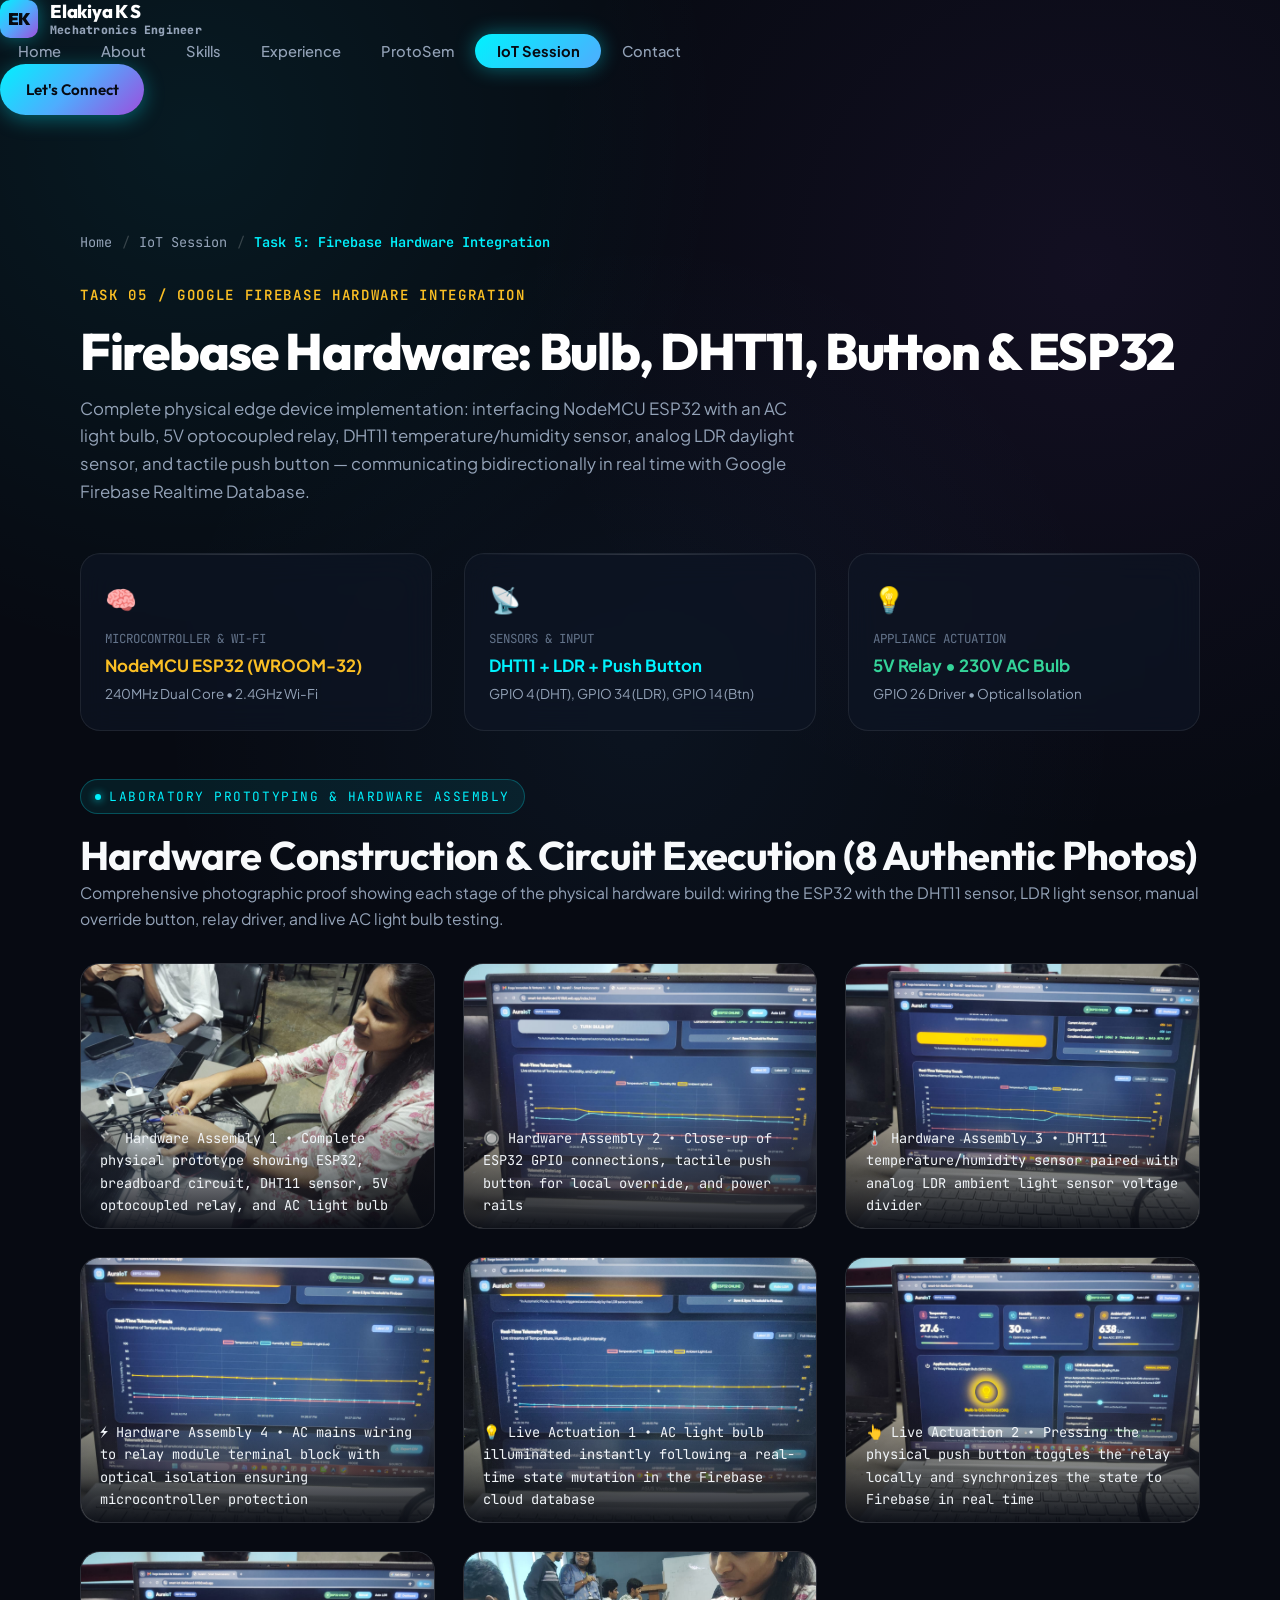
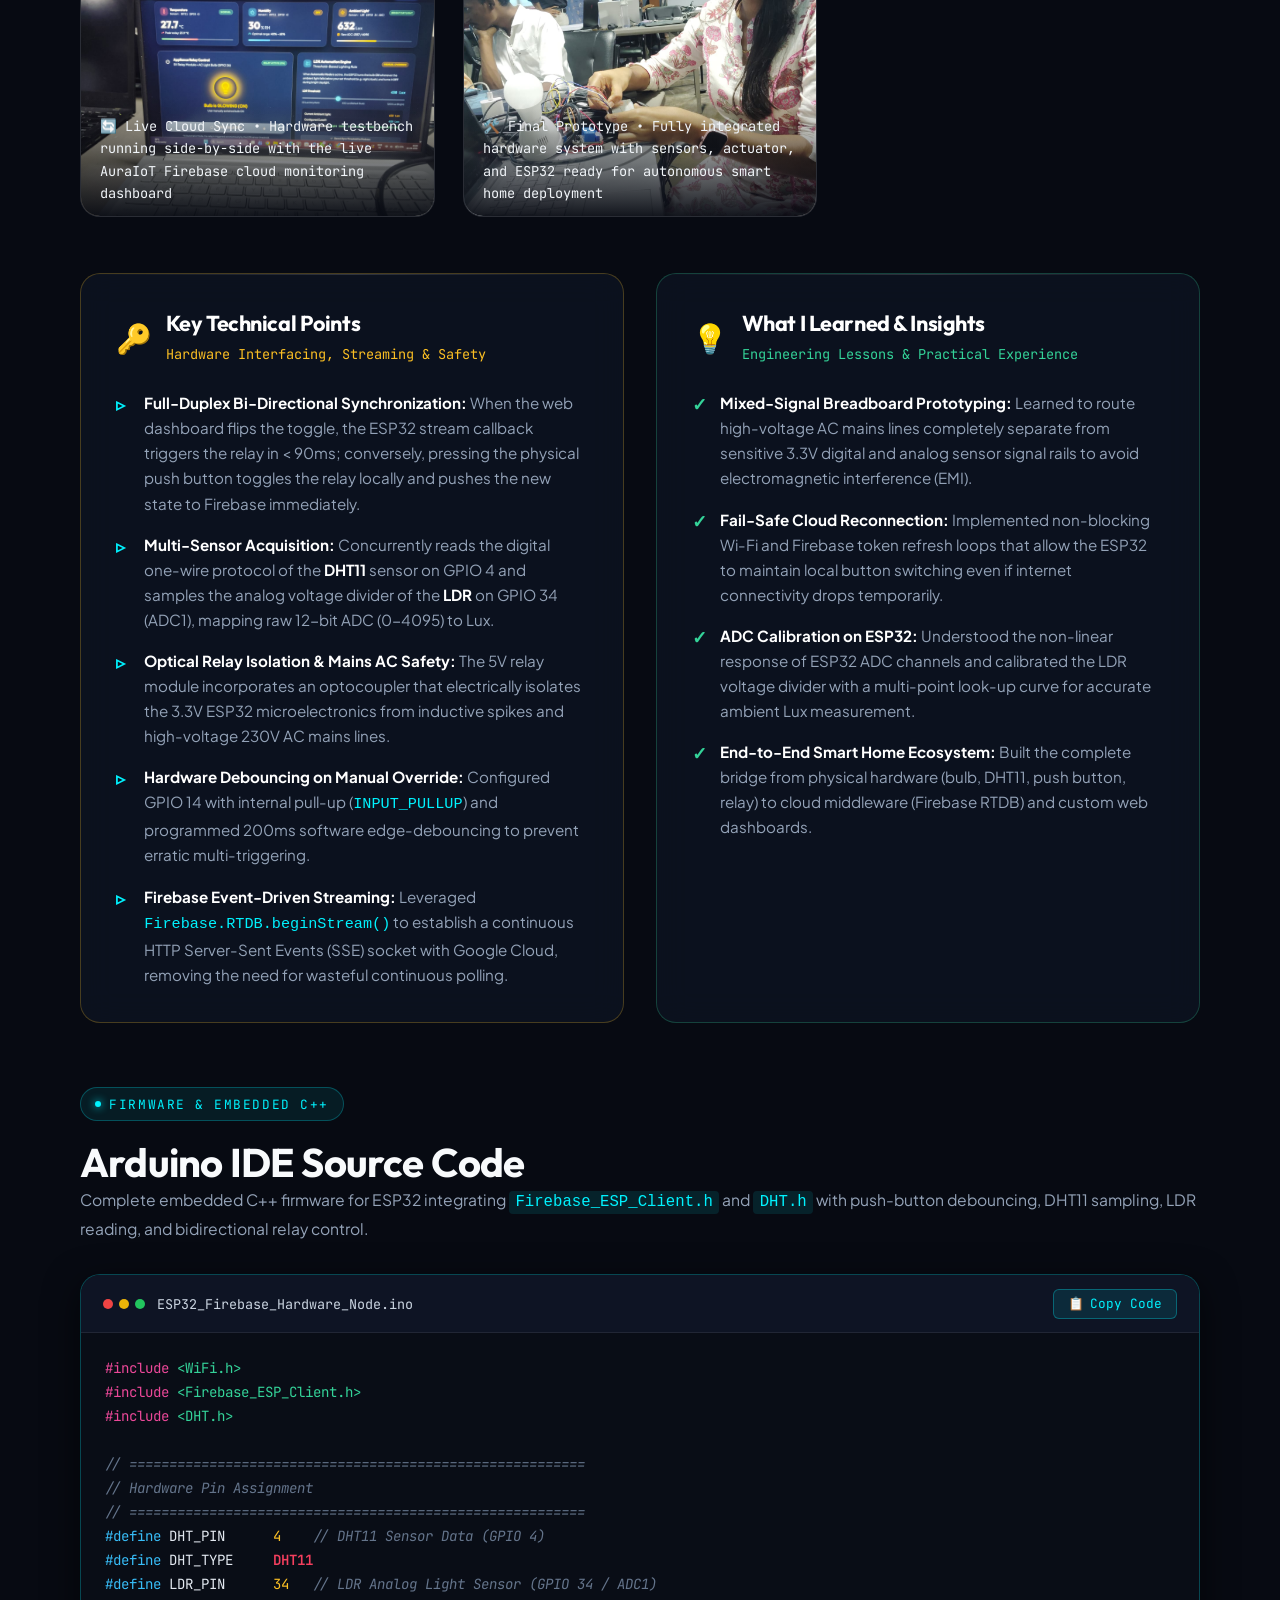
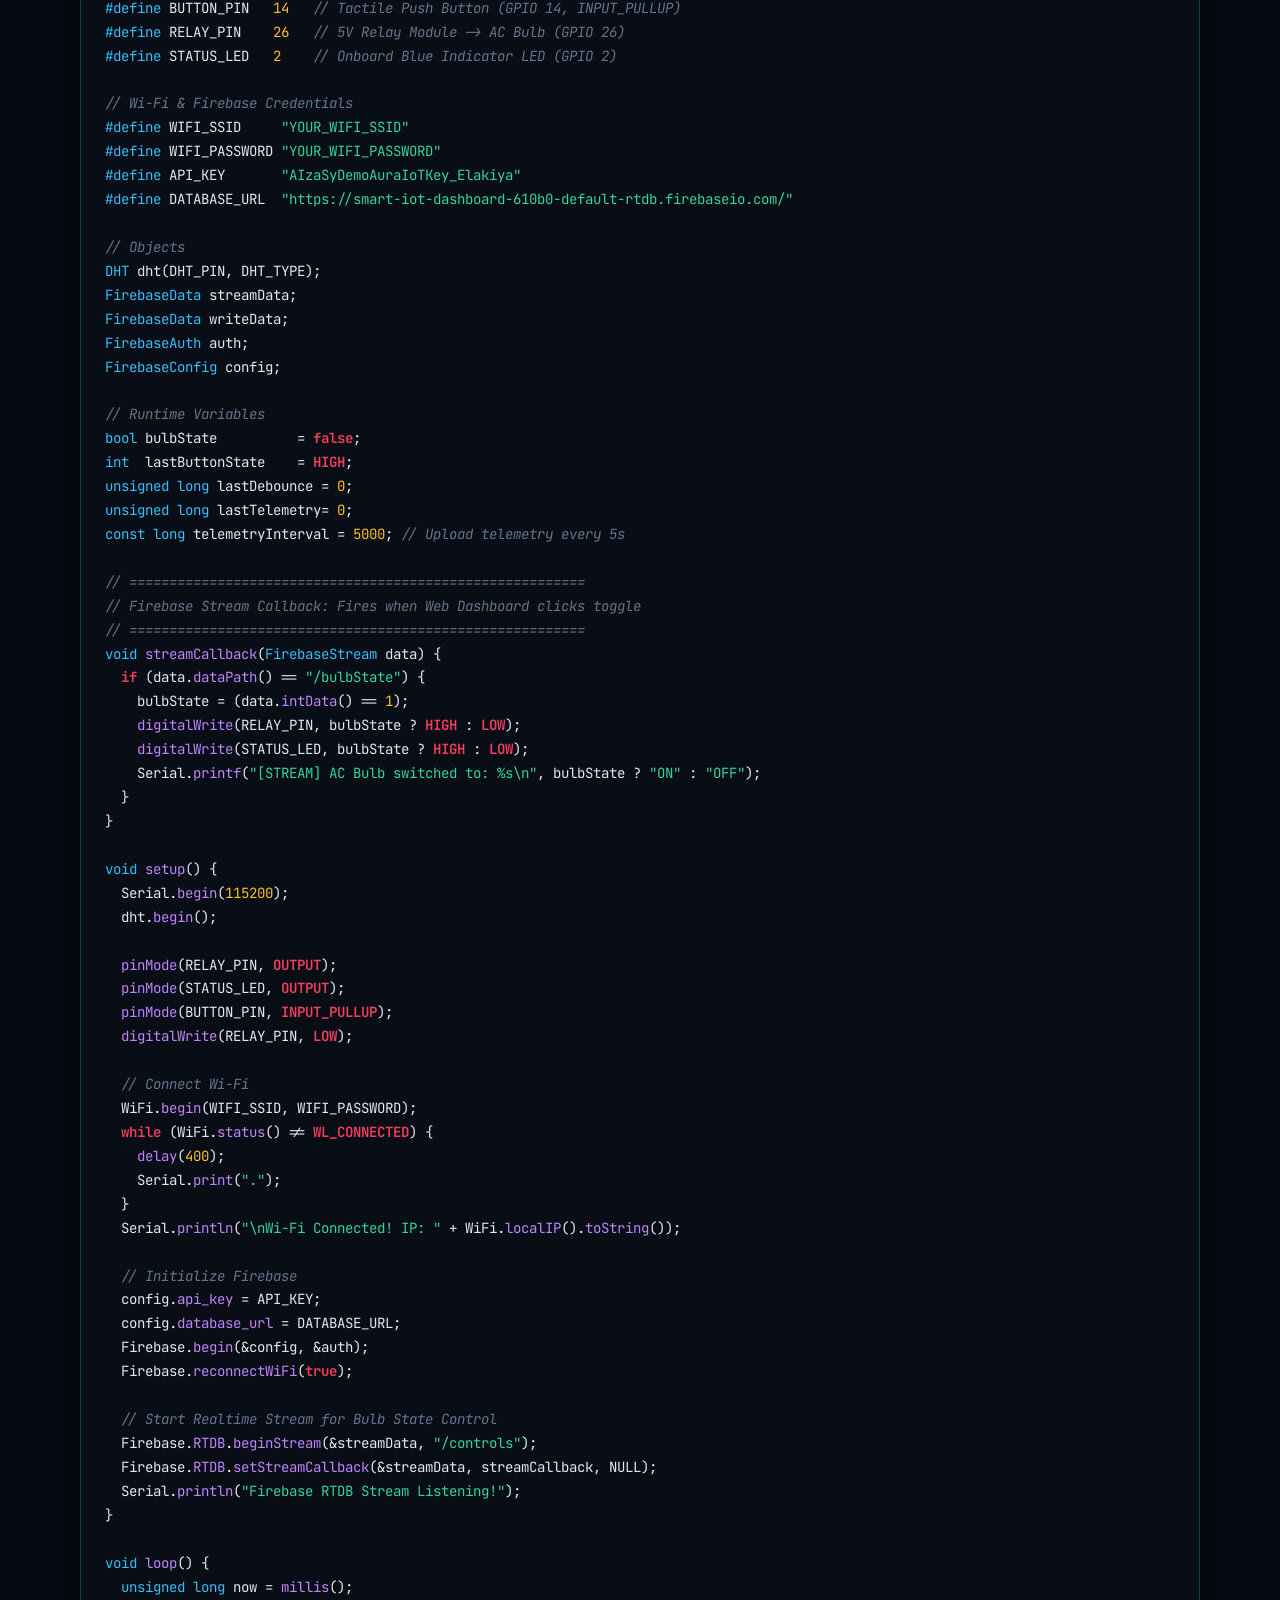
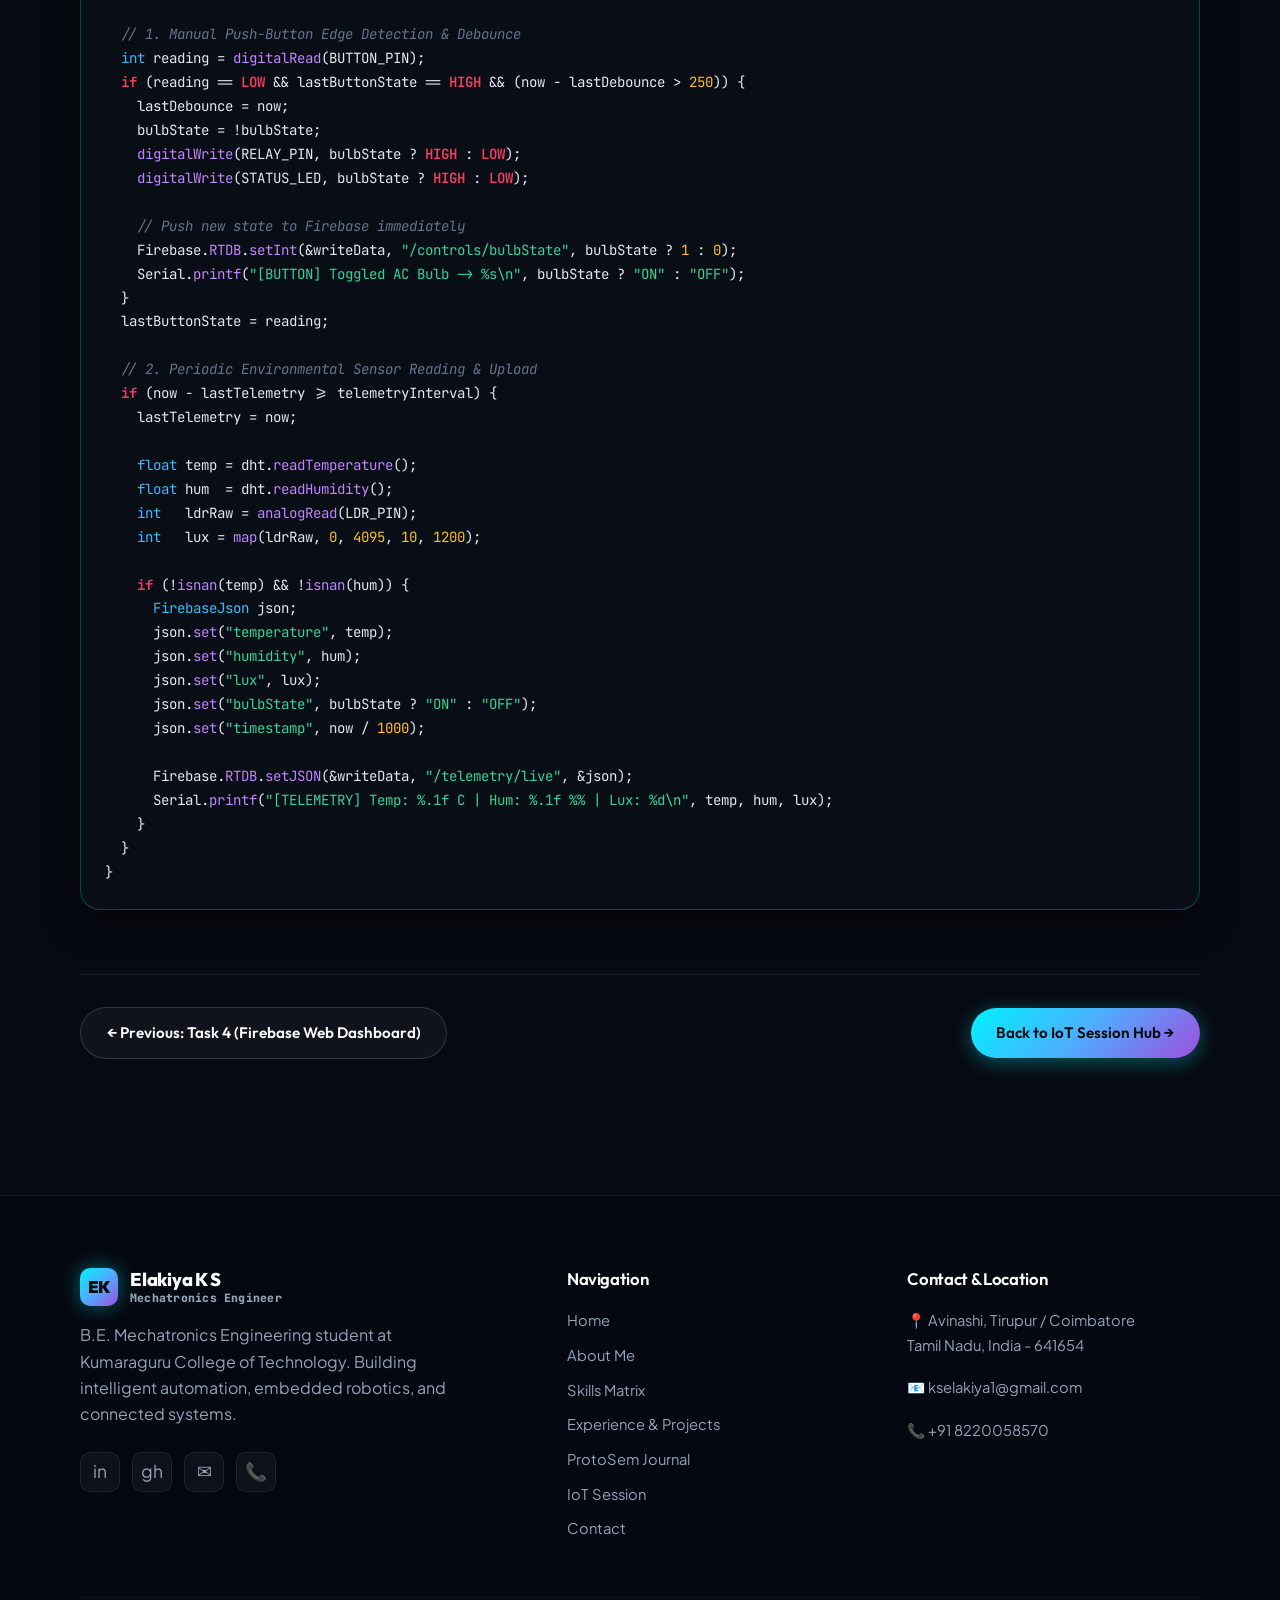
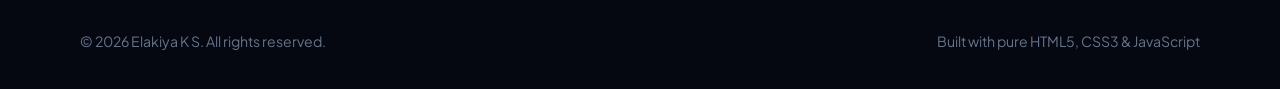
<file: iot-task5.html>
<!DOCTYPE html>
<html lang="en">
<head>
  <meta charset="UTF-8">
  <meta name="viewport" content="width=device-width, initial-scale=1.0">
  <title>Task 5: Firebase Hardware Integration: Bulb, DHT11, Button & ESP32 | Elakiya K S</title>
  <meta name="description" content="Documentation of Task 5: Firebase Hardware Integration interfacing ESP32 with an AC light bulb, 5V optocoupled relay, DHT11 sensor, push button, and LDR.">
  <link rel="stylesheet" href="style.css">
  <link rel="preconnect" href="https://fonts.googleapis.com">
  <link rel="preconnect" href="https://fonts.gstatic.com" crossorigin>
  <link href="https://fonts.googleapis.com/css2?family=Fira+Code:wght@400;500;600&family=Inter:wght@300;400;500;600;700;800&family=Outfit:wght@500;600;700;800&display=swap" rel="stylesheet">
</head>
<body>

  <!-- Sticky Modern Navigation -->
  <header class="header">
    <div class="nav-container">
      <a href="index.html" class="nav-brand">
        <div class="nav-logo-badge">EK</div>
        <div class="brand-text">
          <span class="brand-name">Elakiya K S</span>
          <span class="brand-role">Mechatronics Engineer</span>
        </div>
      </a>

      <nav class="nav-menu" id="navMenu">
        <div class="nav-pill-list">
          <a href="index.html" class="nav-link">Home</a>
          <a href="about.html" class="nav-link">About</a>
          <a href="skills.html" class="nav-link">Skills</a>
          <a href="experience.html" class="nav-link">Experience</a>
          <a href="protosem.html" class="nav-link">ProtoSem</a>
          <a href="iot.html" class="nav-link active">IoT Session</a>
          <a href="contact.html" class="nav-link">Contact</a>
        </div>
      </nav>

      <div class="nav-actions">
        <a href="contact.html" class="btn btn-sm btn-primary">Let's Connect</a>
        <button class="mobile-toggle" id="mobileToggle" aria-label="Toggle navigation">
          <span></span><span></span><span></span>
        </button>
      </div>
    </div>
  </header>

  <main>
    <section class="section" style="padding-top: calc(var(--nav-height) + 2.5rem);">
      <div class="container">

        <!-- Breadcrumb Navigation -->
        <nav class="breadcrumb" aria-label="Breadcrumb">
          <a href="index.html">Home</a>
          <span class="sep">/</span>
          <a href="iot.html">IoT Session</a>
          <span class="sep">/</span>
          <span class="current">Task 5: Firebase Hardware Integration</span>
        </nav>

        <!-- Task Title Header -->
        <div style="margin-bottom: 3rem;">
          <div class="proto-tag" style="color: #fbbf24;">TASK 05 / GOOGLE FIREBASE HARDWARE INTEGRATION</div>
          <h1 class="proto-main-title" style="margin-bottom: 0.8rem;">
            Firebase Hardware: Bulb, DHT11, Button &amp; ESP32
          </h1>
          <p class="proto-main-subtitle">
            Complete physical edge device implementation: interfacing NodeMCU ESP32 with an AC light bulb, 5V optocoupled relay, DHT11 temperature/humidity sensor, analog LDR daylight sensor, and tactile push button &mdash; communicating bidirectionally in real time with Google Firebase Realtime Database.
          </p>
        </div>

        <!-- Technical Specification Cards -->
        <div class="grid-3" style="margin-bottom: 3rem;">
          <div class="glass-card" style="padding: 1.5rem;">
            <div style="font-size: 1.6rem; margin-bottom: 0.5rem;">🧠</div>
            <div style="font-family: var(--font-mono); font-size: 0.78rem; color: var(--text-dim); text-transform: uppercase;">Microcontroller &amp; Wi-Fi</div>
            <strong style="color: #fbbf24; font-size: 1.05rem; display: block; margin-top: 0.2rem;">NodeMCU ESP32 (WROOM-32)</strong>
            <span style="font-size: 0.84rem; color: var(--text-muted);">240MHz Dual Core &bull; 2.4GHz Wi-Fi</span>
          </div>

          <div class="glass-card" style="padding: 1.5rem;">
            <div style="font-size: 1.6rem; margin-bottom: 0.5rem;">📡</div>
            <div style="font-family: var(--font-mono); font-size: 0.78rem; color: var(--text-dim); text-transform: uppercase;">Sensors &amp; Input</div>
            <strong style="color: var(--cyan); font-size: 1.05rem; display: block; margin-top: 0.2rem;">DHT11 + LDR + Push Button</strong>
            <span style="font-size: 0.84rem; color: var(--text-muted);">GPIO 4 (DHT), GPIO 34 (LDR), GPIO 14 (Btn)</span>
          </div>

          <div class="glass-card" style="padding: 1.5rem;">
            <div style="font-size: 1.6rem; margin-bottom: 0.5rem;">💡</div>
            <div style="font-family: var(--font-mono); font-size: 0.78rem; color: var(--text-dim); text-transform: uppercase;">Appliance Actuation</div>
            <strong style="color: #34d399; font-size: 1.05rem; display: block; margin-top: 0.2rem;">5V Relay &bull; 230V AC Bulb</strong>
            <span style="font-size: 0.84rem; color: var(--text-muted);">GPIO 26 Driver &bull; Optical Isolation</span>
          </div>
        </div>

        <!-- =========================================================
             SECTION: USER LAB PHOTOS (ALL 8 HARDWARE EXECUTION PHOTOS)
             ========================================================= -->
        <div style="margin-bottom: 3.5rem;">
          <div class="section-tag">Laboratory Prototyping &amp; Hardware Assembly</div>
          <h2>Hardware Construction &amp; Circuit Execution (8 Authentic Photos)</h2>
          <p style="color: var(--text-muted); font-size: 0.98rem; margin-bottom: 1.5rem;">
            Comprehensive photographic proof showing each stage of the physical hardware build: wiring the ESP32 with the DHT11 sensor, LDR light sensor, manual override button, relay driver, and live AC light bulb testing.
          </p>

          <div class="iot-media-grid" style="grid-template-columns: repeat(auto-fit, minmax(320px, 1fr));">
            <!-- Photo 1: Complete Hardware Setup -->
            <div class="iot-photo-card">
              <img src="assets/images/task5_hw1.jpg" alt="Complete physical setup with ESP32, DHT11, relay, and bulb" onerror="if(!this.dataset.t){this.dataset.t=1;this.src=this.src.includes('assets/images/')?this.src.replace('assets/images/',''):'assets/images/'+this.src;}">
              <div class="iot-photo-tag">
                🔌 Hardware Assembly 1 &bull; Complete physical prototype showing ESP32, breadboard circuit, DHT11 sensor, 5V optocoupled relay, and AC light bulb
              </div>
            </div>

            <!-- Photo 2: ESP32 Wiring & Push Button -->
            <div class="iot-photo-card">
              <img src="assets/images/task5_hw2.jpg" alt="ESP32 breadboard interconnections and tactile push button" onerror="if(!this.dataset.t){this.dataset.t=1;this.src=this.src.includes('assets/images/')?this.src.replace('assets/images/',''):'assets/images/'+this.src;}">
              <div class="iot-photo-tag">
                🔘 Hardware Assembly 2 &bull; Close-up of ESP32 GPIO connections, tactile push button for local override, and power rails
              </div>
            </div>

            <!-- Photo 3: DHT11 Sensor & LDR Circuit -->
            <div class="iot-photo-card">
              <img src="assets/images/task5_hw3.jpg" alt="DHT11 sensor and LDR light sensor placement" onerror="if(!this.dataset.t){this.dataset.t=1;this.src=this.src.includes('assets/images/')?this.src.replace('assets/images/',''):'assets/images/'+this.src;}">
              <div class="iot-photo-tag">
                🌡️ Hardware Assembly 3 &bull; DHT11 temperature/humidity sensor paired with analog LDR ambient light sensor voltage divider
              </div>
            </div>

            <!-- Photo 4: Relay Module & AC Mains Wiring -->
            <div class="iot-photo-card">
              <img src="assets/images/task5_hw4.jpg" alt="Relay terminal wiring to 230V AC bulb socket" onerror="if(!this.dataset.t){this.dataset.t=1;this.src=this.src.includes('assets/images/')?this.src.replace('assets/images/',''):'assets/images/'+this.src;}">
              <div class="iot-photo-tag">
                ⚡ Hardware Assembly 4 &bull; AC mains wiring to relay module terminal block with optical isolation ensuring microcontroller protection
              </div>
            </div>

            <!-- Photo 5: Live Actuation - Bulb Glowing -->
            <div class="iot-photo-card">
              <img src="assets/images/task5_hw5.jpg" alt="AC bulb illuminated following Firebase cloud trigger" onerror="if(!this.dataset.t){this.dataset.t=1;this.src=this.src.includes('assets/images/')?this.src.replace('assets/images/',''):'assets/images/'+this.src;}">
              <div class="iot-photo-tag">
                💡 Live Actuation 1 &bull; AC light bulb illuminated instantly following a real-time state mutation in the Firebase cloud database
              </div>
            </div>

            <!-- Photo 6: Push Button Interaction & Sync -->
            <div class="iot-photo-card">
              <img src="assets/images/task5_hw6.jpg" alt="Physical push-button toggle testing updating Firebase" onerror="if(!this.dataset.t){this.dataset.t=1;this.src=this.src.includes('assets/images/')?this.src.replace('assets/images/',''):'assets/images/'+this.src;}">
              <div class="iot-photo-tag">
                👆 Live Actuation 2 &bull; Pressing the physical push button toggles the relay locally and synchronizes the state to Firebase in real time
              </div>
            </div>

            <!-- Photo 7: Live Cloud Sync Bench -->
            <div class="iot-photo-card">
              <img src="assets/images/task5_hw7.jpg" alt="Hardware bench operating beside Firebase console" onerror="if(!this.dataset.t){this.dataset.t=1;this.src=this.src.includes('assets/images/')?this.src.replace('assets/images/',''):'assets/images/'+this.src;}">
              <div class="iot-photo-tag">
                🔄 Live Cloud Sync &bull; Hardware testbench running side-by-side with the live AuraIoT Firebase cloud monitoring dashboard
              </div>
            </div>

            <!-- Photo 8: Integrated Prototype View -->
            <div class="iot-photo-card">
              <img src="assets/images/task5_hw8.jpg" alt="Integrated prototype enclosure and wiring layout" onerror="if(!this.dataset.t){this.dataset.t=1;this.src=this.src.includes('assets/images/')?this.src.replace('assets/images/',''):'assets/images/'+this.src;}">
              <div class="iot-photo-tag">
                🛠️ Final Prototype &bull; Fully integrated hardware system with sensors, actuator, and ESP32 ready for autonomous smart home deployment
              </div>
            </div>
          </div>
        </div>

        <!-- =========================================================
             SECTION: KEY POINTS & WHAT I LEARNED
             ========================================================= -->
        <div style="margin-bottom: 4rem;">
          <div class="grid-2">

            <!-- Key Technical Points Card -->
            <div class="glass-card" style="padding: 2.2rem; border-color: rgba(251, 191, 36, 0.25);">
              <div style="display: flex; align-items: center; gap: 0.85rem; margin-bottom: 1.5rem;">
                <div style="font-size: 1.8rem;">🔑</div>
                <div>
                  <h3 style="margin-bottom: 0.2rem; font-size: 1.35rem; color: #ffffff;">Key Technical Points</h3>
                  <span style="font-size: 0.85rem; color: #fbbf24; font-family: var(--font-mono);">Hardware Interfacing, Streaming &amp; Safety</span>
                </div>
              </div>

              <ul class="styled-list">
                <li>
                  <strong>Full-Duplex Bi-Directional Synchronization:</strong> When the web dashboard flips the toggle, the ESP32 stream callback triggers the relay in &lt; 90ms; conversely, pressing the physical push button toggles the relay locally and pushes the new state to Firebase immediately.
                </li>
                <li>
                  <strong>Multi-Sensor Acquisition:</strong> Concurrently reads the digital one-wire protocol of the <strong>DHT11</strong> sensor on GPIO 4 and samples the analog voltage divider of the <strong>LDR</strong> on GPIO 34 (ADC1), mapping raw 12-bit ADC (0-4095) to Lux.
                </li>
                <li>
                  <strong>Optical Relay Isolation &amp; Mains AC Safety:</strong> The 5V relay module incorporates an optocoupler that electrically isolates the 3.3V ESP32 microelectronics from inductive spikes and high-voltage 230V AC mains lines.
                </li>
                <li>
                  <strong>Hardware Debouncing on Manual Override:</strong> Configured GPIO 14 with internal pull-up (<code style="color: var(--cyan);">INPUT_PULLUP</code>) and programmed 200ms software edge-debouncing to prevent erratic multi-triggering.
                </li>
                <li>
                  <strong>Firebase Event-Driven Streaming:</strong> Leveraged <code style="color: var(--cyan);">Firebase.RTDB.beginStream()</code> to establish a continuous HTTP Server-Sent Events (SSE) socket with Google Cloud, removing the need for wasteful continuous polling.
                </li>
              </ul>
            </div>

            <!-- What I Learned & Insights Card -->
            <div class="glass-card" style="padding: 2.2rem; border-color: rgba(52, 211, 153, 0.25);">
              <div style="display: flex; align-items: center; gap: 0.85rem; margin-bottom: 1.5rem;">
                <div style="font-size: 1.8rem;">💡</div>
                <div>
                  <h3 style="margin-bottom: 0.2rem; font-size: 1.35rem; color: #ffffff;">What I Learned &amp; Insights</h3>
                  <span style="font-size: 0.85rem; color: #34d399; font-family: var(--font-mono);">Engineering Lessons &amp; Practical Experience</span>
                </div>
              </div>

              <ul class="styled-list learned-list">
                <li>
                  <strong>Mixed-Signal Breadboard Prototyping:</strong> Learned to route high-voltage AC mains lines completely separate from sensitive 3.3V digital and analog sensor signal rails to avoid electromagnetic interference (EMI).
                </li>
                <li>
                  <strong>Fail-Safe Cloud Reconnection:</strong> Implemented non-blocking Wi-Fi and Firebase token refresh loops that allow the ESP32 to maintain local button switching even if internet connectivity drops temporarily.
                </li>
                <li>
                  <strong>ADC Calibration on ESP32:</strong> Understood the non-linear response of ESP32 ADC channels and calibrated the LDR voltage divider with a multi-point look-up curve for accurate ambient Lux measurement.
                </li>
                <li>
                  <strong>End-to-End Smart Home Ecosystem:</strong> Built the complete bridge from physical hardware (bulb, DHT11, push button, relay) to cloud middleware (Firebase RTDB) and custom web dashboards.
                </li>
              </ul>
            </div>

          </div>
        </div>

        <!-- =========================================================
             SECTION: ARDUINO C++ SOURCE CODE
             ========================================================= -->
        <div style="margin-bottom: 4rem;">
          <div class="section-tag">Firmware &amp; Embedded C++</div>
          <h2>Arduino IDE Source Code</h2>
          <p style="color: var(--text-muted); font-size: 0.98rem; margin-bottom: 1rem;">
            Complete embedded C++ firmware for ESP32 integrating <code style="color: var(--cyan); background: rgba(0,242,254,0.1); padding: 0.15rem 0.4rem; border-radius: 4px;">Firebase_ESP_Client.h</code> and <code style="color: var(--cyan); background: rgba(0,242,254,0.1); padding: 0.15rem 0.4rem; border-radius: 4px;">DHT.h</code> with push-button debouncing, DHT11 sampling, LDR reading, and bidirectional relay control.
          </p>

          <div class="code-box">
            <div class="code-header">
              <div class="code-header-left">
                <div class="code-dots">
                  <span class="code-dot dot-red"></span>
                  <span class="code-dot dot-yellow"></span>
                  <span class="code-dot dot-green"></span>
                </div>
                <span class="code-title">ESP32_Firebase_Hardware_Node.ino</span>
              </div>
              <button class="code-copy-btn" id="copyHwBtn">
                <span>📋</span> Copy Code
              </button>
            </div>

            <pre class="code-body"><code id="hwSourceCode"><span class="code-inc">#include</span> <span class="code-str">&lt;WiFi.h&gt;</span>
<span class="code-inc">#include</span> <span class="code-str">&lt;Firebase_ESP_Client.h&gt;</span>
<span class="code-inc">#include</span> <span class="code-str">&lt;DHT.h&gt;</span>

<span class="code-com">// =========================================================</span>
<span class="code-com">// Hardware Pin Assignment</span>
<span class="code-com">// =========================================================</span>
<span class="code-type">#define</span> DHT_PIN      <span class="code-num">4</span>    <span class="code-com">// DHT11 Sensor Data (GPIO 4)</span>
<span class="code-type">#define</span> DHT_TYPE     <span class="code-kw">DHT11</span>
<span class="code-type">#define</span> LDR_PIN      <span class="code-num">34</span>   <span class="code-com">// LDR Analog Light Sensor (GPIO 34 / ADC1)</span>
<span class="code-type">#define</span> BUTTON_PIN   <span class="code-num">14</span>   <span class="code-com">// Tactile Push Button (GPIO 14, INPUT_PULLUP)</span>
<span class="code-type">#define</span> RELAY_PIN    <span class="code-num">26</span>   <span class="code-com">// 5V Relay Module -> AC Bulb (GPIO 26)</span>
<span class="code-type">#define</span> STATUS_LED   <span class="code-num">2</span>    <span class="code-com">// Onboard Blue Indicator LED (GPIO 2)</span>

<span class="code-com">// Wi-Fi &amp; Firebase Credentials</span>
<span class="code-type">#define</span> WIFI_SSID     <span class="code-str">"YOUR_WIFI_SSID"</span>
<span class="code-type">#define</span> WIFI_PASSWORD <span class="code-str">"YOUR_WIFI_PASSWORD"</span>
<span class="code-type">#define</span> API_KEY       <span class="code-str">"AIzaSyDemoAuraIoTKey_Elakiya"</span>
<span class="code-type">#define</span> DATABASE_URL  <span class="code-str">"https://smart-iot-dashboard-610b0-default-rtdb.firebaseio.com/"</span>

<span class="code-com">// Objects</span>
<span class="code-type">DHT</span> dht(DHT_PIN, DHT_TYPE);
<span class="code-type">FirebaseData</span> streamData;
<span class="code-type">FirebaseData</span> writeData;
<span class="code-type">FirebaseAuth</span> auth;
<span class="code-type">FirebaseConfig</span> config;

<span class="code-com">// Runtime Variables</span>
<span class="code-type">bool</span> bulbState          = <span class="code-kw">false</span>;
<span class="code-type">int</span>  lastButtonState    = <span class="code-kw">HIGH</span>;
<span class="code-type">unsigned long</span> lastDebounce = <span class="code-num">0</span>;
<span class="code-type">unsigned long</span> lastTelemetry= <span class="code-num">0</span>;
<span class="code-type">const long</span> telemetryInterval = <span class="code-num">5000</span>; <span class="code-com">// Upload telemetry every 5s</span>

<span class="code-com">// =========================================================</span>
<span class="code-com">// Firebase Stream Callback: Fires when Web Dashboard clicks toggle</span>
<span class="code-com">// =========================================================</span>
<span class="code-type">void</span> <span class="code-fn">streamCallback</span>(<span class="code-type">FirebaseStream</span> data) {
  <span class="code-kw">if</span> (data.<span class="code-fn">dataPath</span>() == <span class="code-str">"/bulbState"</span>) {
    bulbState = (data.<span class="code-fn">intData</span>() == <span class="code-num">1</span>);
    <span class="code-fn">digitalWrite</span>(RELAY_PIN, bulbState ? <span class="code-kw">HIGH</span> : <span class="code-kw">LOW</span>);
    <span class="code-fn">digitalWrite</span>(STATUS_LED, bulbState ? <span class="code-kw">HIGH</span> : <span class="code-kw">LOW</span>);
    Serial.<span class="code-fn">printf</span>(<span class="code-str">"[STREAM] AC Bulb switched to: %s\n"</span>, bulbState ? <span class="code-str">"ON"</span> : <span class="code-str">"OFF"</span>);
  }
}

<span class="code-type">void</span> <span class="code-fn">setup</span>() {
  Serial.<span class="code-fn">begin</span>(<span class="code-num">115200</span>);
  dht.<span class="code-fn">begin</span>();

  <span class="code-fn">pinMode</span>(RELAY_PIN, <span class="code-kw">OUTPUT</span>);
  <span class="code-fn">pinMode</span>(STATUS_LED, <span class="code-kw">OUTPUT</span>);
  <span class="code-fn">pinMode</span>(BUTTON_PIN, <span class="code-kw">INPUT_PULLUP</span>);
  <span class="code-fn">digitalWrite</span>(RELAY_PIN, <span class="code-kw">LOW</span>);

  <span class="code-com">// Connect Wi-Fi</span>
  WiFi.<span class="code-fn">begin</span>(WIFI_SSID, WIFI_PASSWORD);
  <span class="code-kw">while</span> (WiFi.<span class="code-fn">status</span>() != <span class="code-kw">WL_CONNECTED</span>) {
    <span class="code-fn">delay</span>(<span class="code-num">400</span>);
    Serial.<span class="code-fn">print</span>(<span class="code-str">"."</span>);
  }
  Serial.<span class="code-fn">println</span>(<span class="code-str">"\nWi-Fi Connected! IP: "</span> + WiFi.<span class="code-fn">localIP</span>().<span class="code-fn">toString</span>());

  <span class="code-com">// Initialize Firebase</span>
  config.<span class="code-fn">api_key</span> = API_KEY;
  config.<span class="code-fn">database_url</span> = DATABASE_URL;
  Firebase.<span class="code-fn">begin</span>(&amp;config, &amp;auth);
  Firebase.<span class="code-fn">reconnectWiFi</span>(<span class="code-kw">true</span>);

  <span class="code-com">// Start Realtime Stream for Bulb State Control</span>
  Firebase.<span class="code-fn">RTDB</span>.<span class="code-fn">beginStream</span>(&amp;streamData, <span class="code-str">"/controls"</span>);
  Firebase.<span class="code-fn">RTDB</span>.<span class="code-fn">setStreamCallback</span>(&amp;streamData, streamCallback, NULL);
  Serial.<span class="code-fn">println</span>(<span class="code-str">"Firebase RTDB Stream Listening!"</span>);
}

<span class="code-type">void</span> <span class="code-fn">loop</span>() {
  <span class="code-type">unsigned long</span> now = <span class="code-fn">millis</span>();

  <span class="code-com">// 1. Manual Push-Button Edge Detection & Debounce</span>
  <span class="code-type">int</span> reading = <span class="code-fn">digitalRead</span>(BUTTON_PIN);
  <span class="code-kw">if</span> (reading == <span class="code-kw">LOW</span> &amp;&amp; lastButtonState == <span class="code-kw">HIGH</span> &amp;&amp; (now - lastDebounce &gt; <span class="code-num">250</span>)) {
    lastDebounce = now;
    bulbState = !bulbState;
    <span class="code-fn">digitalWrite</span>(RELAY_PIN, bulbState ? <span class="code-kw">HIGH</span> : <span class="code-kw">LOW</span>);
    <span class="code-fn">digitalWrite</span>(STATUS_LED, bulbState ? <span class="code-kw">HIGH</span> : <span class="code-kw">LOW</span>);

    <span class="code-com">// Push new state to Firebase immediately</span>
    Firebase.<span class="code-fn">RTDB</span>.<span class="code-fn">setInt</span>(&amp;writeData, <span class="code-str">"/controls/bulbState"</span>, bulbState ? <span class="code-num">1</span> : <span class="code-num">0</span>);
    Serial.<span class="code-fn">printf</span>(<span class="code-str">"[BUTTON] Toggled AC Bulb -> %s\n"</span>, bulbState ? <span class="code-str">"ON"</span> : <span class="code-str">"OFF"</span>);
  }
  lastButtonState = reading;

  <span class="code-com">// 2. Periodic Environmental Sensor Reading & Upload</span>
  <span class="code-kw">if</span> (now - lastTelemetry &gt;= telemetryInterval) {
    lastTelemetry = now;

    <span class="code-type">float</span> temp = dht.<span class="code-fn">readTemperature</span>();
    <span class="code-type">float</span> hum  = dht.<span class="code-fn">readHumidity</span>();
    <span class="code-type">int</span>   ldrRaw = <span class="code-fn">analogRead</span>(LDR_PIN);
    <span class="code-type">int</span>   lux = <span class="code-fn">map</span>(ldrRaw, <span class="code-num">0</span>, <span class="code-num">4095</span>, <span class="code-num">10</span>, <span class="code-num">1200</span>);

    <span class="code-kw">if</span> (!<span class="code-fn">isnan</span>(temp) &amp;&amp; !<span class="code-fn">isnan</span>(hum)) {
      <span class="code-type">FirebaseJson</span> json;
      json.<span class="code-fn">set</span>(<span class="code-str">"temperature"</span>, temp);
      json.<span class="code-fn">set</span>(<span class="code-str">"humidity"</span>, hum);
      json.<span class="code-fn">set</span>(<span class="code-str">"lux"</span>, lux);
      json.<span class="code-fn">set</span>(<span class="code-str">"bulbState"</span>, bulbState ? <span class="code-str">"ON"</span> : <span class="code-str">"OFF"</span>);
      json.<span class="code-fn">set</span>(<span class="code-str">"timestamp"</span>, now / <span class="code-num">1000</span>);

      Firebase.<span class="code-fn">RTDB</span>.<span class="code-fn">setJSON</span>(&amp;writeData, <span class="code-str">"/telemetry/live"</span>, &amp;json);
      Serial.<span class="code-fn">printf</span>(<span class="code-str">"[TELEMETRY] Temp: %.1f C | Hum: %.1f %% | Lux: %d\n"</span>, temp, hum, lux);
    }
  }
}</code></pre>
          </div>
        </div>

        <!-- Navigation Between Tasks -->
        <div style="display: flex; justify-content: space-between; align-items: center; flex-wrap: wrap; gap: 1rem; padding: 2rem 0; border-top: 1px solid rgba(255, 255, 255, 0.08);">
          <a href="iot-task4.html" class="btn btn-outline">
            &larr; Previous: Task 4 (Firebase Web Dashboard)
          </a>
          <a href="iot.html" class="btn btn-primary">
            Back to IoT Session Hub &rarr;
          </a>
        </div>

      </div>
    </section>
  </main>

  <!-- Modern Glassmorphic Footer -->
  <footer class="footer">
    <div class="container">
      <div class="footer-grid">
        <div class="footer-brand">
          <div class="nav-brand" style="margin-bottom: 1rem;">
            <div class="nav-logo-badge">EK</div>
            <div class="brand-text">
              <span class="brand-name">Elakiya K S</span>
              <span class="brand-role">Mechatronics Engineer</span>
            </div>
          </div>
          <p>
            B.E. Mechatronics Engineering student at Kumaraguru College of Technology. Building intelligent automation, embedded robotics, and connected systems.
          </p>
          <div class="social-links" style="margin-top: 1.5rem;">
            <a href="https://www.linkedin.com/in/elakiya22" target="_blank" rel="noopener noreferrer" class="social-btn" aria-label="LinkedIn">in</a>
            <a href="https://github.com/elakiya" target="_blank" rel="noopener noreferrer" class="social-btn" aria-label="GitHub">gh</a>
            <a href="mailto:kselakiya1@gmail.com" class="social-btn" aria-label="Email">✉</a>
            <a href="tel:8220058570" class="social-btn" aria-label="Phone">📞</a>
          </div>
        </div>

        <div class="footer-col">
          <h4>Navigation</h4>
          <div class="footer-links">
            <a href="index.html">Home</a>
            <a href="about.html">About Me</a>
            <a href="skills.html">Skills Matrix</a>
            <a href="experience.html">Experience &amp; Projects</a>
            <a href="protosem.html">ProtoSem Journal</a>
            <a href="iot.html">IoT Session</a>
            <a href="contact.html">Contact</a>
          </div>
        </div>

        <div class="footer-col">
          <h4>Contact &amp; Location</h4>
          <div class="footer-links">
            <p style="color: var(--text-muted); font-size: 0.92rem; margin-bottom: 0.5rem;">
              📍 Avinashi, Tirupur / Coimbatore<br>Tamil Nadu, India - 641654
            </p>
            <p style="color: var(--text-muted); font-size: 0.92rem; margin-bottom: 0.5rem;">
              📧 kselakiya1@gmail.com
            </p>
            <p style="color: var(--text-muted); font-size: 0.92rem;">
              📞 +91 8220058570
            </p>
          </div>
        </div>
      </div>

      <div class="footer-bottom">
        <div>&copy; 2026 Elakiya K S. All rights reserved.</div>
        <div>Built with pure HTML5, CSS3 &amp; JavaScript</div>
      </div>
    </div>
  </footer>

  <script src="script.js"></script>
  <script>
    const copyHwBtn = document.getElementById('copyHwBtn');
    if (copyHwBtn) {
      copyHwBtn.addEventListener('click', () => {
        const codeElement = document.getElementById('hwSourceCode');
        if (codeElement) {
          navigator.clipboard.writeText(codeElement.innerText).then(() => {
            window.showToast('Firebase Hardware Arduino code copied!');
          }).catch(() => {
            window.showToast('Select code and press Ctrl+C to copy.');
          });
        }
      });
    }
  </script>
</body>
</html>
</file>
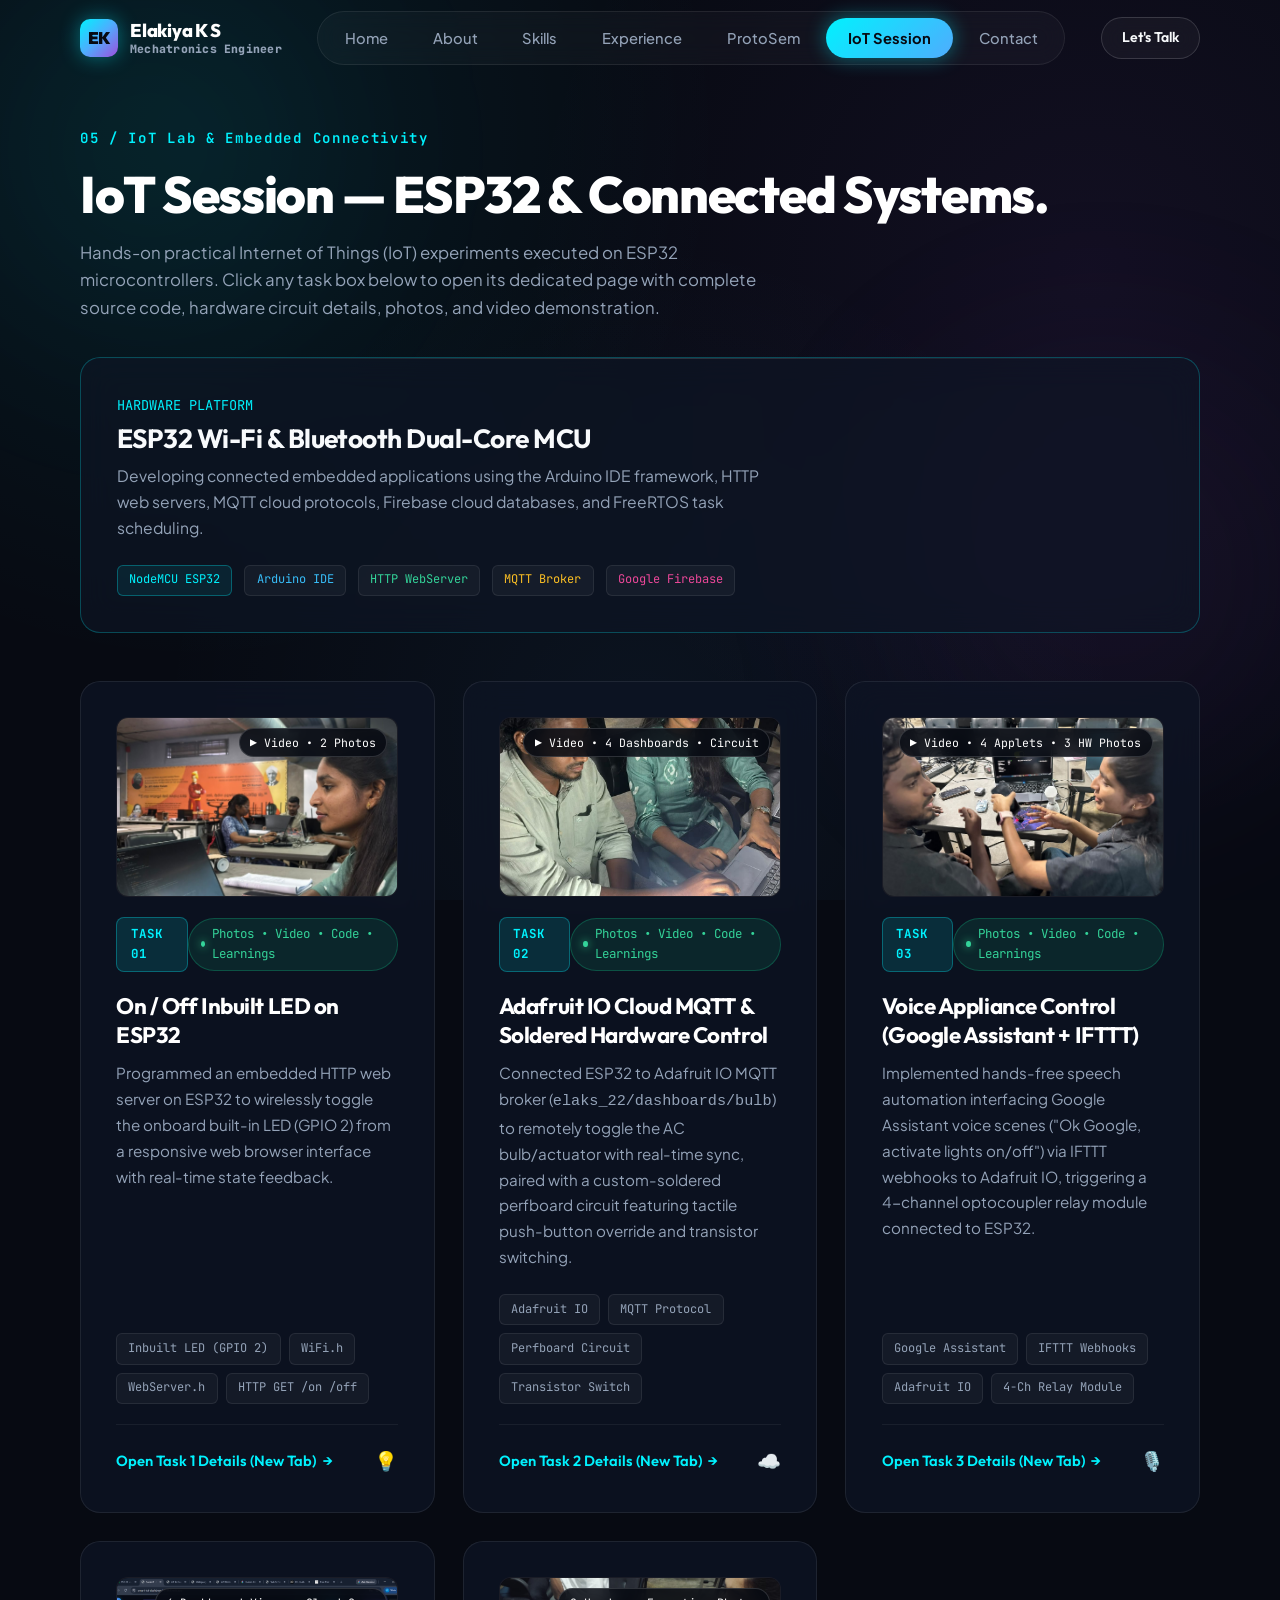
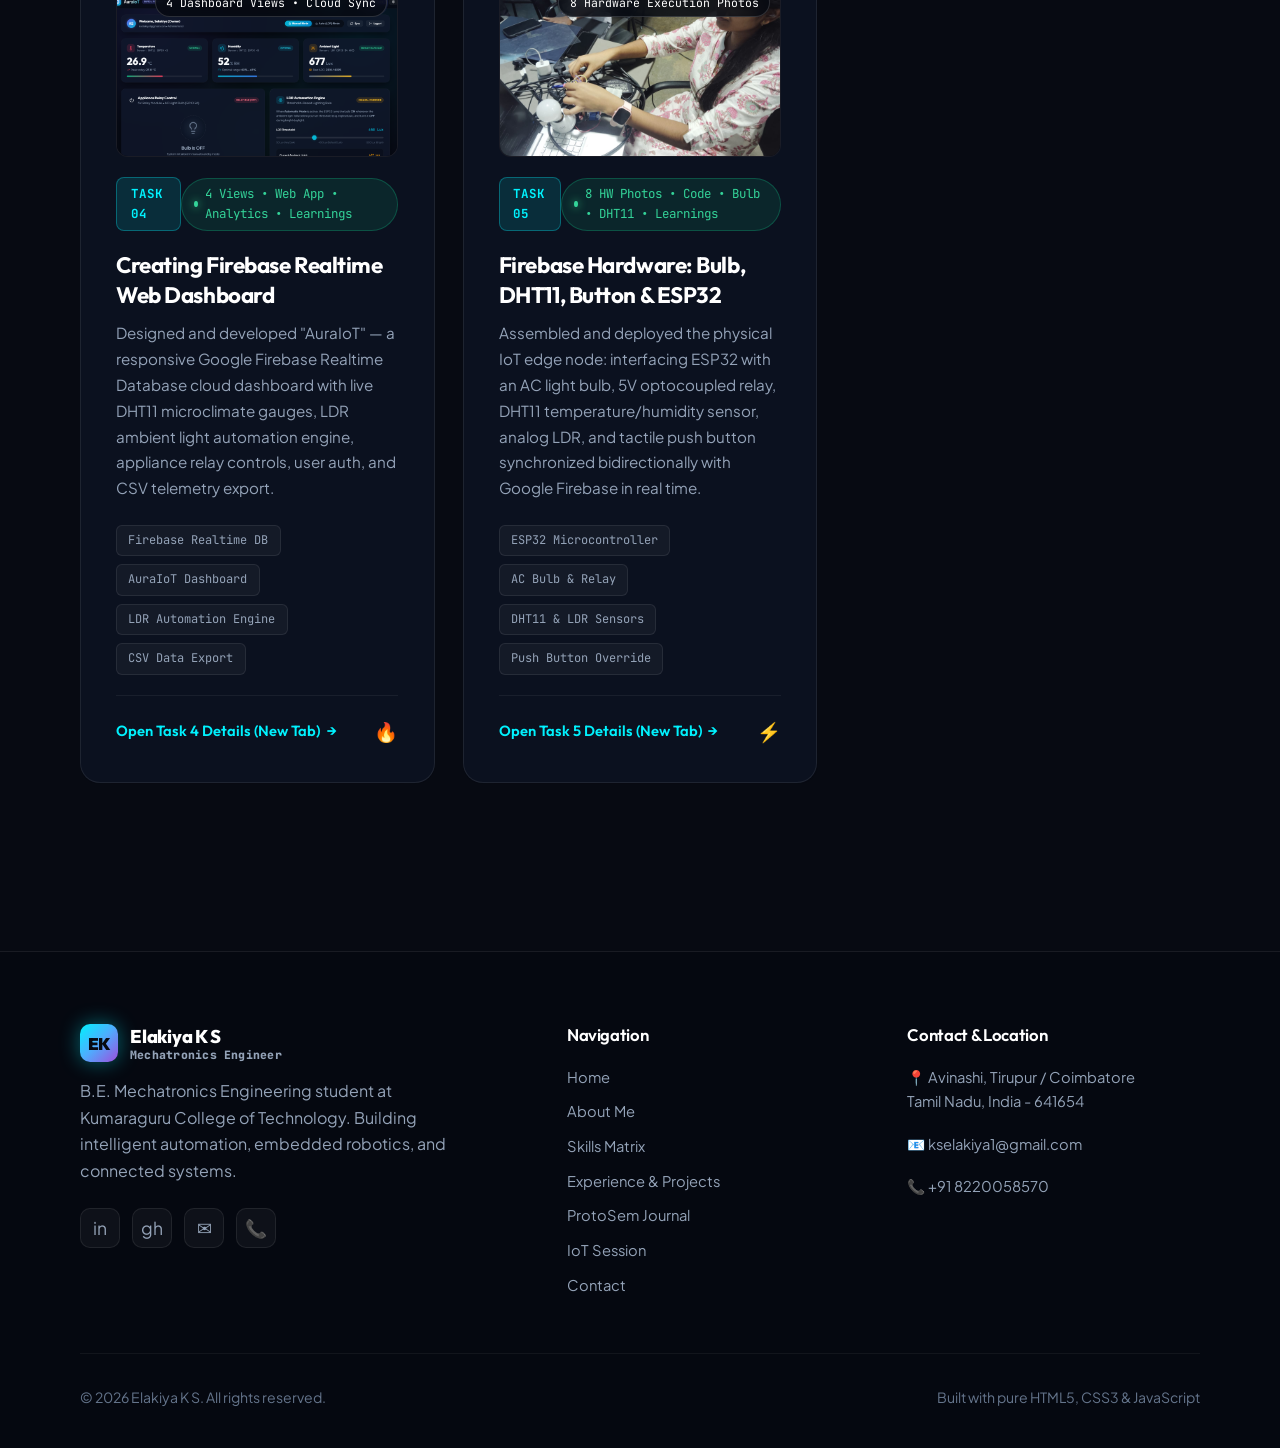
<file: iot.html>
<!DOCTYPE html>
<html lang="en">
<head>
  <meta charset="UTF-8">
  <meta name="viewport" content="width=device-width, initial-scale=1.0">
  <title>IoT Session — ESP32 &amp; Connected Systems | Elakiya K S</title>
  <meta name="description" content="Explore practical IoT experiments on ESP32 development boards, local web servers, MQTT cloud telemetry, voice control, and real-time smart home dashboards.">
  <link rel="stylesheet" href="style.css">
  <link rel="icon" href="data:image/svg+xml,<svg xmlns=%22http://www.w3.org/2000/svg%22 viewBox=%220%22%20%220%22%20%22100%22%20%22100%22><text y=%22.9em%22 font-size=%2290%22>⚡</text></svg>">
</head>
<body>

  <!-- Background Ambient Glow -->
  <div class="ambient-glow" aria-hidden="true"></div>

  <!-- Sticky Glassmorphic Navbar -->
  <header>
    <nav class="navbar" id="navbar" aria-label="Main Navigation">
      <div class="container">
        <a href="index.html" class="nav-brand">
          <div class="nav-logo-badge">EK</div>
          <div class="brand-text">
            <span class="brand-name">Elakiya K S</span>
            <span class="brand-role">Mechatronics Engineer</span>
          </div>
        </a>

        <div class="nav-links" id="navLinks">
          <a href="index.html" class="nav-link">Home</a>
          <a href="about.html" class="nav-link">About</a>
          <a href="skills.html" class="nav-link">Skills</a>
          <a href="experience.html" class="nav-link">Experience</a>
          <a href="protosem.html" class="nav-link">ProtoSem</a>
          <a href="iot.html" class="nav-link active active-iot">IoT Session</a>
          <a href="contact.html" class="nav-link">Contact</a>
        </div>

        <div class="nav-cta">
          <a href="contact.html" class="btn btn-outline" style="padding: 0.55rem 1.25rem; font-size: 0.88rem;">Let's Talk</a>
          <button class="mobile-toggle" id="mobileToggle" aria-label="Toggle navigation menu">
            <span></span>
          </button>
        </div>
      </div>
    </nav>
  </header>

  <!-- Main Content -->
  <main>
    <section class="section" style="padding-top: calc(var(--nav-height) + 3rem);">
      <div class="container">

        <!-- Page Tag & Header -->
        <div class="proto-tag" style="color: var(--cyan);">05 / IoT Lab &amp; Embedded Connectivity</div>
        <h1 class="proto-main-title">IoT Session &mdash; ESP32 &amp; Connected Systems.</h1>
        <p class="proto-main-subtitle">
          Hands-on practical Internet of Things (IoT) experiments executed on ESP32 microcontrollers. Click any task box below to open its dedicated page with complete source code, hardware circuit details, photos, and video demonstration.
        </p>

        <!-- Hardware & Lab Overview Banner -->
        <div class="glass-card" style="padding: 2.25rem; margin-bottom: 3rem; border-color: rgba(0, 242, 254, 0.25);">
          <div style="display: flex; justify-content: space-between; align-items: center; flex-wrap: wrap; gap: 1.5rem;">
            <div>
              <div style="font-family: var(--font-mono); font-size: 0.85rem; color: var(--cyan); margin-bottom: 0.35rem;">HARDWARE PLATFORM</div>
              <h2 style="font-size: 1.65rem; margin-bottom: 0.5rem;">ESP32 Wi-Fi &amp; Bluetooth Dual-Core MCU</h2>
              <p style="font-size: 0.98rem; color: var(--text-muted); margin-bottom: 0; max-width: 650px;">
                Developing connected embedded applications using the Arduino IDE framework, HTTP web servers, MQTT cloud protocols, Firebase cloud databases, and FreeRTOS task scheduling.
              </p>
            </div>
            <div style="display: flex; gap: 0.75rem; flex-wrap: wrap;">
              <span class="tech-tag" style="color: var(--cyan); border-color: rgba(0,242,254,0.3); background: rgba(0,242,254,0.08);">NodeMCU ESP32</span>
              <span class="tech-tag" style="color: #38bdf8;">Arduino IDE</span>
              <span class="tech-tag" style="color: #34d399;">HTTP WebServer</span>
              <span class="tech-tag" style="color: #fbbf24;">MQTT Broker</span>
              <span class="tech-tag" style="color: #ec4899;">Google Firebase</span>
            </div>
          </div>
        </div>

        <!-- 5 Separate Task Boxes Grid -->
        <div class="iot-tasks-grid">

          <!-- Task 1 Box -->
          <a href="iot-task1.html" class="iot-task-card" target="_blank" rel="noopener noreferrer">
            <div class="iot-card-thumb">
              <img src="assets/images/task1_lab.jpg" alt="Task 1 - ESP32 Inbuilt LED and Web Server" onerror="if(!this.dataset.t){this.dataset.t=1;this.src=this.src.includes('assets/images/')?this.src.replace('assets/images/',''):'assets/images/'+this.src;}">
              <span class="iot-thumb-overlay">▶ Video &bull; 2 Photos</span>
            </div>

            <div class="iot-task-header">
              <span class="iot-task-badge">TASK 01</span>
              <span class="iot-task-status status-active">
                <span class="dot"></span> Photos &bull; Video &bull; Code &bull; Learnings
              </span>
            </div>

            <h2 class="iot-task-title">On / Off Inbuilt LED on ESP32</h2>
            <p class="iot-task-desc">
              Programmed an embedded HTTP web server on ESP32 to wirelessly toggle the onboard built-in LED (GPIO 2) from a responsive web browser interface with real-time state feedback.
            </p>

            <div class="tech-tags" style="margin-bottom: 1.25rem;">
              <span class="tech-tag">Inbuilt LED (GPIO 2)</span>
              <span class="tech-tag">WiFi.h</span>
              <span class="tech-tag">WebServer.h</span>
              <span class="tech-tag">HTTP GET /on /off</span>
            </div>

            <div class="iot-task-footer">
              <span class="iot-task-link-text">
                Open Task 1 Details (New Tab) <span>&rarr;</span>
              </span>
              <span style="font-size: 1.2rem;">💡</span>
            </div>
          </a>

          <!-- Task 2 Box -->
          <a href="iot-task2.html" class="iot-task-card" target="_blank" rel="noopener noreferrer">
            <div class="iot-card-thumb">
              <img src="assets/images/task2_hardware.jpg" alt="Task 2 - Adafruit IO MQTT and Soldered Perfboard Circuit" onerror="if(!this.dataset.t){this.dataset.t=1;this.src=this.src.includes('assets/images/')?this.src.replace('assets/images/',''):'assets/images/'+this.src;}">
              <span class="iot-thumb-overlay">▶ Video &bull; 4 Dashboards &bull; Circuit</span>
            </div>

            <div class="iot-task-header">
              <span class="iot-task-badge">TASK 02</span>
              <span class="iot-task-status status-active">
                <span class="dot"></span> Photos &bull; Video &bull; Code &bull; Learnings
              </span>
            </div>

            <h2 class="iot-task-title">Adafruit IO Cloud MQTT &amp; Soldered Hardware Control</h2>
            <p class="iot-task-desc">
              Connected ESP32 to Adafruit IO MQTT broker (<code>elaks_22/dashboards/bulb</code>) to remotely toggle the AC bulb/actuator with real-time sync, paired with a custom-soldered perfboard circuit featuring tactile push-button override and transistor switching.
            </p>

            <div class="tech-tags" style="margin-bottom: 1.25rem;">
              <span class="tech-tag">Adafruit IO</span>
              <span class="tech-tag">MQTT Protocol</span>
              <span class="tech-tag">Perfboard Circuit</span>
              <span class="tech-tag">Transistor Switch</span>
            </div>

            <div class="iot-task-footer">
              <span class="iot-task-link-text">
                Open Task 2 Details (New Tab) <span>&rarr;</span>
              </span>
              <span style="font-size: 1.2rem;">☁️</span>
            </div>
          </a>

          <!-- Task 3 Box -->
          <a href="iot-task3.html" class="iot-task-card" target="_blank" rel="noopener noreferrer">
            <div class="iot-card-thumb">
              <img src="assets/images/task3_hw1.jpg" alt="Task 3 - Google Assistant Voice Automation & Relays" onerror="if(!this.dataset.t){this.dataset.t=1;this.src=this.src.includes('assets/images/')?this.src.replace('assets/images/',''):'assets/images/'+this.src;}">
              <span class="iot-thumb-overlay">▶ Video &bull; 4 Applets &bull; 3 HW Photos</span>
            </div>

            <div class="iot-task-header">
              <span class="iot-task-badge">TASK 03</span>
              <span class="iot-task-status status-active">
                <span class="dot"></span> Photos &bull; Video &bull; Code &bull; Learnings
              </span>
            </div>

            <h2 class="iot-task-title">Voice Appliance Control (Google Assistant + IFTTT)</h2>
            <p class="iot-task-desc">
              Implemented hands-free speech automation interfacing Google Assistant voice scenes (&quot;Ok Google, activate lights on/off&quot;) via IFTTT webhooks to Adafruit IO, triggering a 4-channel optocoupler relay module connected to ESP32.
            </p>

            <div class="tech-tags" style="margin-bottom: 1.25rem;">
              <span class="tech-tag">Google Assistant</span>
              <span class="tech-tag">IFTTT Webhooks</span>
              <span class="tech-tag">Adafruit IO</span>
              <span class="tech-tag">4-Ch Relay Module</span>
            </div>

            <div class="iot-task-footer">
              <span class="iot-task-link-text">
                Open Task 3 Details (New Tab) <span>&rarr;</span>
              </span>
              <span style="font-size: 1.2rem;">🎙️</span>
            </div>
          </a>

          <!-- Task 4 Box -->
          <a href="iot-task4.html" class="iot-task-card" target="_blank" rel="noopener noreferrer">
            <div class="iot-card-thumb">
              <img src="assets/images/task4_dashboard_control.png" alt="Task 4 - Firebase Realtime Web Dashboard Creation" onerror="if(!this.dataset.t){this.dataset.t=1;this.src=this.src.includes('assets/images/')?this.src.replace('assets/images/',''):'assets/images/'+this.src;}">
              <span class="iot-thumb-overlay">4 Dashboard Views &bull; Cloud Sync</span>
            </div>

            <div class="iot-task-header">
              <span class="iot-task-badge">TASK 04</span>
              <span class="iot-task-status status-active">
                <span class="dot"></span> 4 Views &bull; Web App &bull; Analytics &bull; Learnings
              </span>
            </div>

            <h2 class="iot-task-title">Creating Firebase Realtime Web Dashboard</h2>
            <p class="iot-task-desc">
              Designed and developed &quot;AuraIoT&quot; &mdash; a responsive Google Firebase Realtime Database cloud dashboard with live DHT11 microclimate gauges, LDR ambient light automation engine, appliance relay controls, user auth, and CSV telemetry export.
            </p>

            <div class="tech-tags" style="margin-bottom: 1.25rem;">
              <span class="tech-tag">Firebase Realtime DB</span>
              <span class="tech-tag">AuraIoT Dashboard</span>
              <span class="tech-tag">LDR Automation Engine</span>
              <span class="tech-tag">CSV Data Export</span>
            </div>

            <div class="iot-task-footer">
              <span class="iot-task-link-text">
                Open Task 4 Details (New Tab) <span>&rarr;</span>
              </span>
              <span style="font-size: 1.2rem;">🔥</span>
            </div>
          </a>

          <!-- Task 5 Box -->
          <a href="iot-task5.html" class="iot-task-card" target="_blank" rel="noopener noreferrer">
            <div class="iot-card-thumb">
              <img src="assets/images/task5_hw1.jpg" alt="Task 5 - Firebase Hardware: Bulb, DHT11, Push Button and ESP32" onerror="if(!this.dataset.t){this.dataset.t=1;this.src=this.src.includes('assets/images/')?this.src.replace('assets/images/',''):'assets/images/'+this.src;}">
              <span class="iot-thumb-overlay">8 Hardware Execution Photos</span>
            </div>

            <div class="iot-task-header">
              <span class="iot-task-badge">TASK 05</span>
              <span class="iot-task-status status-active">
                <span class="dot"></span> 8 HW Photos &bull; Code &bull; Bulb &bull; DHT11 &bull; Learnings
              </span>
            </div>

            <h2 class="iot-task-title">Firebase Hardware: Bulb, DHT11, Button &amp; ESP32</h2>
            <p class="iot-task-desc">
              Assembled and deployed the physical IoT edge node: interfacing ESP32 with an AC light bulb, 5V optocoupled relay, DHT11 temperature/humidity sensor, analog LDR, and tactile push button synchronized bidirectionally with Google Firebase in real time.
            </p>

            <div class="tech-tags" style="margin-bottom: 1.25rem;">
              <span class="tech-tag">ESP32 Microcontroller</span>
              <span class="tech-tag">AC Bulb &amp; Relay</span>
              <span class="tech-tag">DHT11 &amp; LDR Sensors</span>
              <span class="tech-tag">Push Button Override</span>
            </div>

            <div class="iot-task-footer">
              <span class="iot-task-link-text">
                Open Task 5 Details (New Tab) <span>&rarr;</span>
              </span>
              <span style="font-size: 1.2rem;">⚡</span>
            </div>
          </a>

        </div>

      </div>
    </section>
  </main>

  <!-- Modern Glassmorphic Footer -->
  <footer class="footer">
    <div class="container">
      <div class="footer-grid">
        <div class="footer-brand">
          <div class="nav-brand" style="margin-bottom: 1rem;">
            <div class="nav-logo-badge">EK</div>
            <div class="brand-text">
              <span class="brand-name">Elakiya K S</span>
              <span class="brand-role">Mechatronics Engineer</span>
            </div>
          </div>
          <p>
            B.E. Mechatronics Engineering student at Kumaraguru College of Technology. Building intelligent automation, embedded robotics, and connected systems.
          </p>
          <div class="social-links" style="margin-top: 1.5rem;">
            <a href="https://www.linkedin.com/in/elakiya22" target="_blank" rel="noopener noreferrer" class="social-btn" aria-label="LinkedIn">in</a>
            <a href="https://github.com/elakiya" target="_blank" rel="noopener noreferrer" class="social-btn" aria-label="GitHub">gh</a>
            <a href="mailto:kselakiya1@gmail.com" class="social-btn" aria-label="Email">✉</a>
            <a href="tel:8220058570" class="social-btn" aria-label="Phone">📞</a>
          </div>
        </div>

        <div class="footer-col">
          <h4>Navigation</h4>
          <div class="footer-links">
            <a href="index.html">Home</a>
            <a href="about.html">About Me</a>
            <a href="skills.html">Skills Matrix</a>
            <a href="experience.html">Experience &amp; Projects</a>
            <a href="protosem.html">ProtoSem Journal</a>
            <a href="iot.html">IoT Session</a>
            <a href="contact.html">Contact</a>
          </div>
        </div>

        <div class="footer-col">
          <h4>Contact &amp; Location</h4>
          <div class="footer-links">
            <p style="color: var(--text-muted); font-size: 0.92rem; margin-bottom: 0.5rem;">
              📍 Avinashi, Tirupur / Coimbatore<br>Tamil Nadu, India - 641654
            </p>
            <p style="color: var(--text-muted); font-size: 0.92rem; margin-bottom: 0.5rem;">
              📧 kselakiya1@gmail.com
            </p>
            <p style="color: var(--text-muted); font-size: 0.92rem;">
              📞 +91 8220058570
            </p>
          </div>
        </div>
      </div>

      <div class="footer-bottom">
        <div>&copy; 2026 Elakiya K S. All rights reserved.</div>
        <div>Built with pure HTML5, CSS3 &amp; JavaScript</div>
      </div>
    </div>
  </footer>

  <script src="script.js"></script>
</body>
</html>
</file>
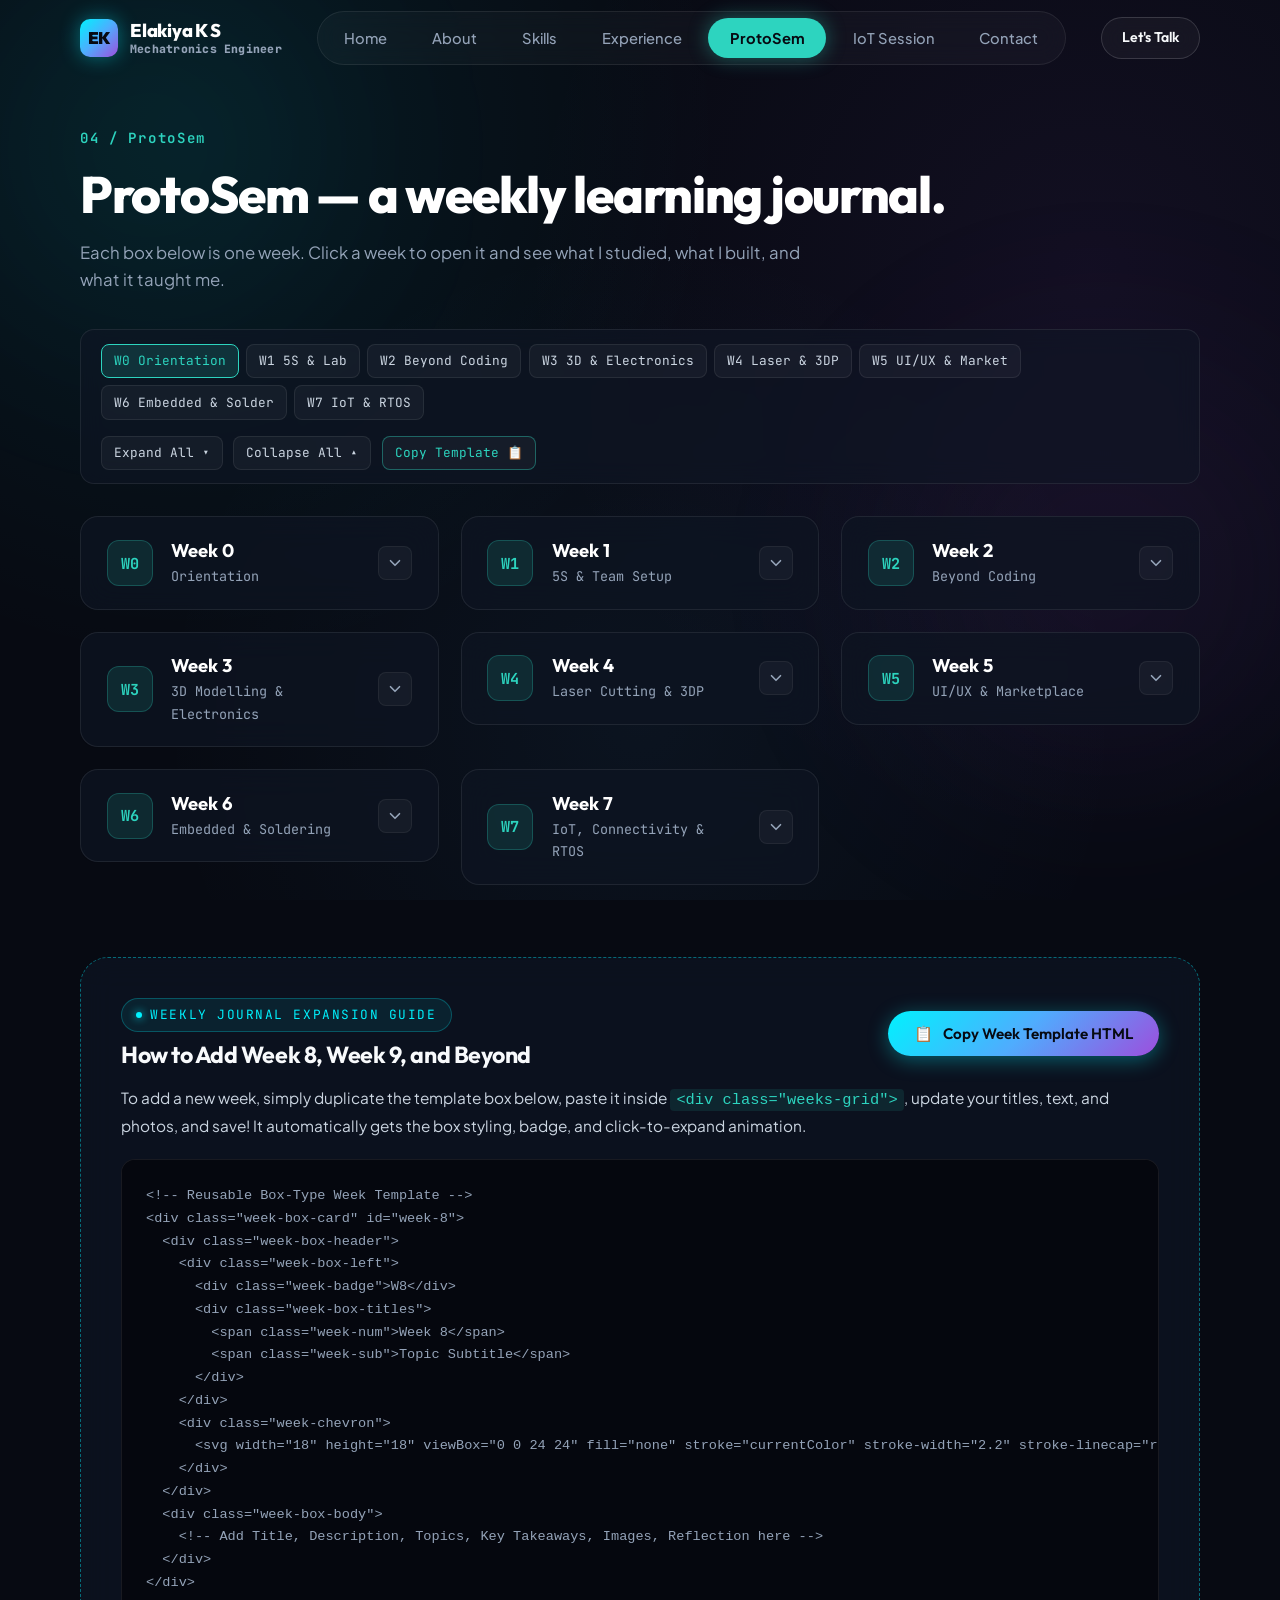
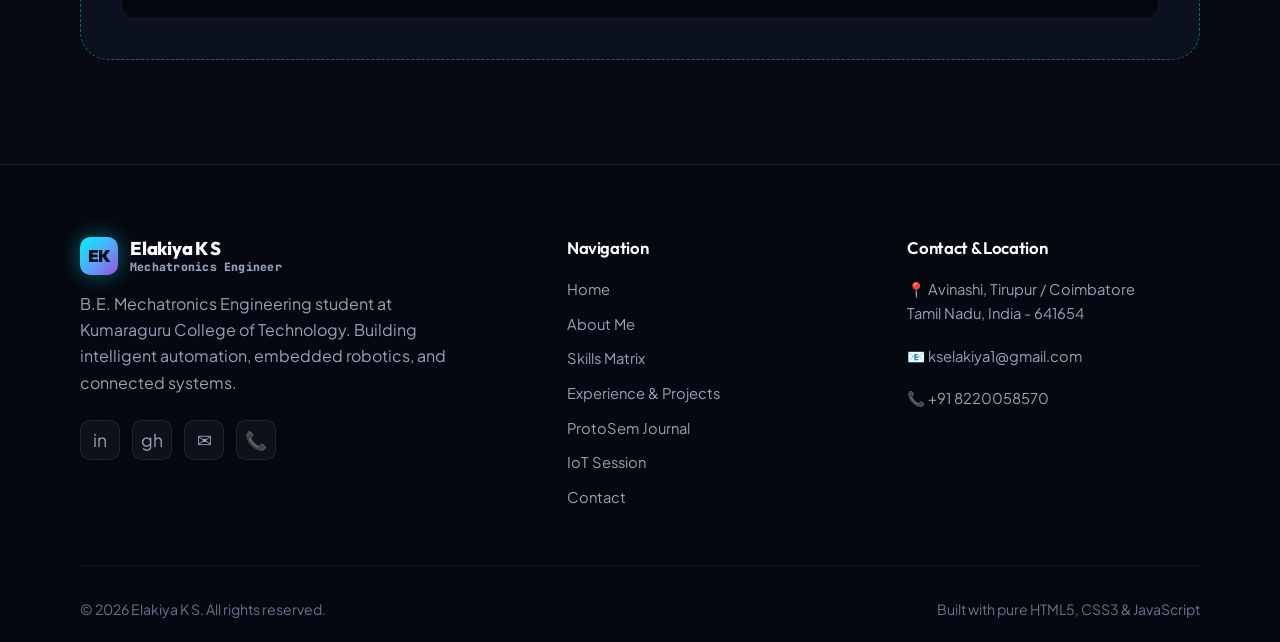
<file: protosem.html>
<!DOCTYPE html>
<html lang="en">
<head>
  <meta charset="UTF-8">
  <meta name="viewport" content="width=device-width, initial-scale=1.0">
  <title>ProtoSem — Weekly Learning Journal | Elakiya K S</title>
  <meta name="description" content="Weekly learning journal of Elakiya K S at ProtoSem innovation incubator - Kumaraguru College of Technology. Documenting mechatronics, 5S, software mindset, 3D CAD, digital fabrication, embedded systems, and IoT.">
  <link rel="stylesheet" href="style.css">
  <link rel="icon" href="data:image/svg+xml,<svg xmlns=%22http://www.w3.org/2000/svg%22 viewBox=%220%22%20%220%22%20%22100%22%20%22100%22><text y=%22.9em%22 font-size=%2290%22>⚡</text></svg>">
</head>
<body>

  <!-- Background Ambient Glow -->
  <div class="ambient-glow" aria-hidden="true"></div>

  <!-- Sticky Glassmorphic Navbar (Matching Screenshot) -->
  <header>
    <nav class="navbar" id="navbar" aria-label="Main Navigation">
      <div class="container">
        <a href="index.html" class="nav-brand">
          <div class="nav-logo-badge">EK</div>
          <div class="brand-text">
            <span class="brand-name">Elakiya K S</span>
            <span class="brand-role">Mechatronics Engineer</span>
          </div>
        </a>

        <div class="nav-links" id="navLinks">
          <a href="index.html" class="nav-link">Home</a>
          <a href="about.html" class="nav-link">About</a>
          <a href="skills.html" class="nav-link">Skills</a>
          <a href="experience.html" class="nav-link">Experience</a>
          <a href="protosem.html" class="nav-link active-pill">ProtoSem</a>
          <a href="iot.html" class="nav-link">IoT Session</a>
          <a href="contact.html" class="nav-link">Contact</a>
        </div>

        <div class="nav-cta">
          <a href="contact.html" class="btn btn-outline" style="padding: 0.55rem 1.25rem; font-size: 0.88rem;">Let's Talk</a>
          <button class="mobile-toggle" id="mobileToggle" aria-label="Toggle navigation menu">
            <span></span>
          </button>
        </div>
      </div>
    </nav>
  </header>

  <!-- Main Content -->
  <main>
    <section class="section protosem-hero">
      <div class="container">

        <!-- Header Matching Screenshot Exactly -->
        <div class="proto-tag">04 / ProtoSem</div>
        <h1 class="proto-main-title">ProtoSem &mdash; a weekly learning journal.</h1>
        <p class="proto-main-subtitle">
          Each box below is one week. Click a week to open it and see what I studied, what I built, and what it taught me.
        </p>

        <!-- Interactive Control Bar & Jump Navigation -->
        <div class="proto-controls">
          <div class="week-jump-pills">
            <span class="jump-pill active" data-target="week-0">W0 Orientation</span>
            <span class="jump-pill" data-target="week-1">W1 5S &amp; Lab</span>
            <span class="jump-pill" data-target="week-2">W2 Beyond Coding</span>
            <span class="jump-pill" data-target="week-3">W3 3D &amp; Electronics</span>
            <span class="jump-pill" data-target="week-4">W4 Laser &amp; 3DP</span>
            <span class="jump-pill" data-target="week-5">W5 UI/UX &amp; Market</span>
            <span class="jump-pill" data-target="week-6">W6 Embedded &amp; Solder</span>
            <span class="jump-pill" data-target="week-7">W7 IoT &amp; RTOS</span>
          </div>

          <div class="proto-btn-group">
            <button class="jump-pill" id="expandAllWeeks" title="Open all weeks at once">Expand All ▾</button>
            <button class="jump-pill" id="collapseAllWeeks" title="Collapse all weeks">Collapse All ▴</button>
            <a href="#template-guide" class="jump-pill" style="color: #2dd4bf; border-color: rgba(45,212,191,0.4);">Copy Template 📋</a>
          </div>
        </div>

        <!-- =========================================================
             WEEKS GRID (BOX TYPE ACCORDION)
             ========================================================= -->
        <div class="weeks-grid" id="weeksGrid">

          <!-- ============================================ -->
          <!-- WEEK 0 BOX -->
          <!-- ============================================ -->
          <div class="week-box-card" id="week-0">
            <div class="week-box-header">
              <div class="week-box-left">
                <div class="week-badge">W0</div>
                <div class="week-box-titles">
                  <span class="week-num">Week 0</span>
                  <span class="week-sub">Orientation</span>
                </div>
              </div>
              <div class="week-chevron" aria-label="Toggle Week 0">
                <svg width="18" height="18" viewBox="0 0 24 24" fill="none" stroke="currentColor" stroke-width="2.2" stroke-linecap="round" stroke-linejoin="round">
                  <polyline points="6 9 12 15 18 9"></polyline>
                </svg>
              </div>
            </div>

            <div class="week-box-body">
              <!-- Week Header Details -->
              <div class="week-header" style="margin-top: 1.5rem;">
                <h2>Week 0</h2>
                <span>July 2026</span>
              </div>

              <!-- Week 0 Custom Icons Bar -->
              <div class="week-icons-bar">
                <span class="week-icon-pill"><span class="emoji">🧭</span> Orientation Compass</span>
                <span class="week-icon-pill"><span class="emoji">🐦</span> Zenpencils Reading</span>
                <span class="week-icon-pill"><span class="emoji">🛡️</span> ESFJ Consul Badge</span>
                <span class="week-icon-pill"><span class="emoji">🗼</span> Marshmallow &amp; Spaghetti Tower</span>
              </div>

              <h3>Orientation and Kick Start</h3>

              <p>
                Initiated the ProtoSem journey with immersive orientation sessions designed to break traditional academic mindsets and foster rapid iterative engineering instincts. We explored reflective philosophical readings from Zenpencils, discovered individual psychological archetypes via the 16 Personalities framework (ESFJ Consul profile), and tackled the famous Marshmallow-and-Spaghetti tower challenge to learn rapid prototyping dynamics under pressure.
              </p>

              <h4>Topics Learned</h4>
              <ul>
                <li>ProtoSem curriculum objectives, milestones, and hands-on innovation culture</li>
                <li>The Marshmallow Challenge: Rapid prototyping, testing assumptions early vs. late structural failure</li>
                <li>Zenpencils reflective reading: Cultivating grit, purposeful inquiry, and creative resilience</li>
                <li>16 Personalities assessment: Understanding the ESFJ Consul archetype and collaborative team strengths</li>
              </ul>

              <h4>Key Takeaways</h4>
              <ul>
                <li>Prototyping early beats endless planning: building immediately exposes physical structural flaws before the deadline</li>
                <li>Empathy and open communication are fundamental to high-velocity mechatronics teamwork</li>
                <li>Recognizing your behavioral archetype enables smoother delegation and technical synergy</li>
              </ul>

              <div class="quote-banner">
                &ldquo;Do not wait for perfect conditions to begin. Build, test, fail quickly, and iterate with empathy.&rdquo;
              </div>

              <h4>Reflection</h4>
              <p>
                The marshmallow challenge was an unforgettable lesson in engineering humility: teams that spend 15 minutes debating schematics and only 1 minute building almost always watch their tower collapse under the weight of the marshmallow. Discovering my ESFJ Consul archetype reinforced my natural drive for harmony and structured team organization, which I intend to channel throughout every lab sprint in ProtoSem.
              </p>

              <!-- Week 0 Photo Gallery & Interactive Uploader -->
              <div class="week-photo-container">
                <h4 style="margin-bottom: 1rem;">Week 0 Gallery &amp; Photos</h4>
                <div class="photo-gallery-grid">
                  <div class="photo-item">
                    <img src="assets/images/week0-orientation.jpg" alt="Week 0 - Marshmallow Challenge Tower &amp; ProtoSem Orientation" onerror="if(!this.dataset.t){this.dataset.t=1;this.src=this.src.includes('assets/images/')?this.src.replace('assets/images/',''):'assets/images/'+this.src;}">
                    <div class="photo-caption">Marshmallow &amp; Spaghetti Tower Challenge &bull; ProtoSem Lab</div>
                  </div>
                </div>

                <!-- Drop / Add Personal Photo Slot -->
                <div class="add-photo-dropzone">
                  <input type="file" accept="image/*">
                  <span class="dz-icon">📷</span>
                  <span class="dz-title">+ Add or Drop Your Week 0 Photo</span>
                  <span class="dz-hint">Click or drag &amp; drop to preview your photo live in this card</span>
                </div>
              </div>

              <h4>Resources Used</h4>
              <ul>
                <li>Tom Wujec &mdash; The Marshmallow Challenge Design Framework</li>
                <li>Zenpencils Illustrated Motivational &amp; Philosophical Anthology</li>
                <li>16Personalities Assessment &amp; Myers-Briggs Type Indicator (MBTI) Team Guide</li>
              </ul>

              <div class="week-card-footer">
                <button class="btn btn-outline btn-close-week" style="padding: 0.5rem 1.2rem; font-size: 0.85rem;">▲ Close Week 0</button>
                <span style="font-family: var(--font-mono); font-size: 0.8rem; color: #94a3b8;">ProtoSem Semester &bull; Week 0</span>
              </div>
            </div>
          </div>

          <!-- ============================================ -->
          <!-- WEEK 1 BOX -->
          <!-- ============================================ -->
          <div class="week-box-card" id="week-1">
            <div class="week-box-header">
              <div class="week-box-left">
                <div class="week-badge">W1</div>
                <div class="week-box-titles">
                  <span class="week-num">Week 1</span>
                  <span class="week-sub">5S &amp; Team Setup</span>
                </div>
              </div>
              <div class="week-chevron" aria-label="Toggle Week 1">
                <svg width="18" height="18" viewBox="0 0 24 24" fill="none" stroke="currentColor" stroke-width="2.2" stroke-linecap="round" stroke-linejoin="round">
                  <polyline points="6 9 12 15 18 9"></polyline>
                </svg>
              </div>
            </div>

            <div class="week-box-body">
              <div class="week-header" style="margin-top: 1.5rem;">
                <h2>Week 1</h2>
                <span>July 2026</span>
              </div>

              <!-- Week 1 Custom Icons Bar -->
              <div class="week-icons-bar">
                <span class="week-icon-pill"><span class="emoji">🗄️</span> Labeled Storage Cupboard</span>
                <span class="week-icon-pill"><span class="emoji">🔌</span> Sensor Circuit Chip</span>
                <span class="week-icon-pill"><span class="emoji">💻</span> Laptop with Git Branch</span>
              </div>

              <h3>5S in the Lab, Controllers &amp; Sensors Team, and Going Online</h3>

              <p>
                Practiced the 5S methodology as part of the Controllers and Sensors team &mdash; counting and listing lab components, then arranging and labeling them in cupboards so anyone on the team can find them. Also set up my portfolio website and GitHub account this week.
              </p>

              <h4>Topics Learned</h4>
              <ul>
                <li>5S methodology (Sort, Set in order, Shine, Standardize, Sustain)</li>
                <li>Working as part of the Controllers and Sensors team</li>
                <li>Counting and listing lab components for inventory</li>
                <li>Arranging components in cupboards and marking their locations</li>
                <li>Creating and structuring a personal portfolio</li>
                <li>Setting up a GitHub account</li>
              </ul>

              <h4>Key Takeaways</h4>
              <ul>
                <li>5S turns &ldquo;where is it?&rdquo; into a five-second answer for the whole team</li>
                <li>Counting components early avoids duplicate orders and lost parts later in the semester</li>
                <li>Clearly marked storage locations save everyone time, not just the person who organized it</li>
                <li>Having a portfolio and GitHub live from week one makes it easy to document every week after</li>
              </ul>

              <div class="quote-banner">
                &ldquo;A place for everything, and everything in its place. Efficiency in hardware begins with discipline in the lab.&rdquo;
              </div>

              <h4>Reflection</h4>
              <p>
                Organizing the components taught me more about our lab's hardware than any lecture could &mdash; I now know what we have, how much of it, and where it lives. Setting up the portfolio and GitHub in the same week felt right: this journal and my code will grow together from here.
              </p>

              <!-- Week 1 Photo Gallery & Interactive Uploader -->
              <div class="week-photo-container">
                <h4 style="margin-bottom: 1rem;">Week 1 Gallery &amp; Photos</h4>
                <div class="photo-gallery-grid">
                  <div class="photo-item">
                    <img src="assets/images/week1-5s-lab.jpg" alt="Week 1 - 5S Lab Storage and Component Inventory" onerror="if(!this.dataset.t){this.dataset.t=1;this.src=this.src.includes('assets/images/')?this.src.replace('assets/images/',''):'assets/images/'+this.src;}">
                    <div class="photo-caption">5S Organization &bull; Labeled Cupboards &amp; Sensor Inventory</div>
                  </div>
                </div>

                <div class="add-photo-dropzone">
                  <input type="file" accept="image/*">
                  <span class="dz-icon">📷</span>
                  <span class="dz-title">+ Add or Drop Your Week 1 Photo</span>
                  <span class="dz-hint">Click or drag &amp; drop to preview your photo live in this card</span>
                </div>
              </div>

              <h4>Resources Used</h4>
              <ul>
                <li>5S methodology reference guide</li>
                <li>GitHub Docs &mdash; creating an account &amp; first repository</li>
              </ul>

              <div class="week-card-footer">
                <button class="btn btn-outline btn-close-week" style="padding: 0.5rem 1.2rem; font-size: 0.85rem;">▲ Close Week 1</button>
                <span style="font-family: var(--font-mono); font-size: 0.8rem; color: #94a3b8;">ProtoSem Semester &bull; Week 1</span>
              </div>
            </div>
          </div>

          <!-- ============================================ -->
          <!-- WEEK 2 BOX -->
          <!-- ============================================ -->
          <div class="week-box-card" id="week-2">
            <div class="week-box-header">
              <div class="week-box-left">
                <div class="week-badge">W2</div>
                <div class="week-box-titles">
                  <span class="week-num">Week 2</span>
                  <span class="week-sub">Beyond Coding</span>
                </div>
              </div>
              <div class="week-chevron" aria-label="Toggle Week 2">
                <svg width="18" height="18" viewBox="0 0 24 24" fill="none" stroke="currentColor" stroke-width="2.2" stroke-linecap="round" stroke-linejoin="round">
                  <polyline points="6 9 12 15 18 9"></polyline>
                </svg>
              </div>
            </div>

            <div class="week-box-body">
              <div class="week-header" style="margin-top: 1.5rem;">
                <h2>Week 2</h2>
                <span>July 2026</span>
              </div>

              <!-- Week 2 Custom Icons Bar -->
              <div class="week-icons-bar">
                <span class="week-icon-pill"><span class="emoji">🌱</span> Frugal Mindset</span>
                <span class="week-icon-pill"><span class="emoji">🧠</span> Think Like a Coder</span>
                <span class="week-icon-pill"><span class="emoji">🎮</span> Scratch Animation</span>
                <span class="week-icon-pill"><span class="emoji">📱</span> Blood Donor MIT App</span>
                <span class="week-icon-pill"><span class="emoji">🎯</span> Applied Design Thinking</span>
              </div>

              <h3>Beyond Coding: Building the Mindset Behind Great Software</h3>

              <p>
                This week expanded my perspective on what it means to be a software developer. While writing code remains an essential skill, I discovered that building impactful software also requires innovation, empathy, collaboration, and a deep understanding of user needs.
              </p>

              <!-- Deep Dive Activities Grid -->
              <div class="deep-dive-grid">
                <!-- Activity 1 -->
                <div class="deep-dive-card">
                  <div class="deep-dive-title">🌱 Innovation &amp; Frugal Thinking</div>
                  <p style="font-size: 0.92rem; margin-bottom: 0.5rem;">
                    The week began with an inspiring LeanSpark session by Prof. Mukesh Sudh, where I explored the concept of the Frugal Mindset. Meaningful innovation is not driven by abundant resources, but by the ability to solve real-world problems creatively with the resources available.
                  </p>
                  <div style="font-style: italic; color: #2dd4bf; font-size: 0.86rem;">
                    &ldquo;Innovation is not about doing more with more &mdash; it's about achieving more with less.&rdquo;
                  </div>
                </div>

                <!-- Activity 2 -->
                <div class="deep-dive-card">
                  <div class="deep-dive-title">🧠 Think Like a Coder</div>
                  <p style="font-size: 0.92rem; margin-bottom: 0.5rem;">
                    As part of a five-member team, I participated in the Think Like a Coder Challenge, where collaboration became just as important as coding. Working together strengthened my analytical thinking, communication, and teamwork.
                  </p>
                  <div class="tech-tags">
                    <span class="tech-tag">Logical reasoning</span>
                    <span class="tech-tag">Team collaboration</span>
                    <span class="tech-tag">Problem decomposition</span>
                  </div>
                </div>

                <!-- Activity 3 -->
                <div class="deep-dive-card">
                  <div class="deep-dive-title">🎮 Creative Programming with Scratch</div>
                  <p style="font-size: 0.92rem; margin-bottom: 0.5rem;">
                    Designed a 2-minute animated story using Scratch, exploring how programming can be combined with storytelling. Demonstrated that programming can be both educational and creative.
                  </p>
                  <div class="tech-tags">
                    <span class="tech-tag">Visual logic</span>
                    <span class="tech-tag">Event-driven</span>
                    <span class="tech-tag">Storytelling</span>
                  </div>
                </div>

                <!-- Activity 4 -->
                <div class="deep-dive-card">
                  <div class="deep-dive-title">📱 Rapid Mobile App Prototyping</div>
                  <p style="font-size: 0.92rem; margin-bottom: 0.5rem;">
                    Built a functional Blood Donor application using MIT App Inventor. Gained hands-on experience in rapid application development and how ideas evolve into working prototypes without large codebases.
                  </p>
                  <div class="tech-tags">
                    <span class="tech-tag">Mobile UI</span>
                    <span class="tech-tag">MIT App Inventor</span>
                    <span class="tech-tag">Rapid prototype</span>
                  </div>
                </div>

                <!-- Activity 5 -->
                <div class="deep-dive-card">
                  <div class="deep-dive-title">🎯 Applied Design Thinking</div>
                  <p style="font-size: 0.92rem; margin-bottom: 0.5rem;">
                    Successful software begins with understanding people before writing code. Explored how user-centered thinking leads to better products and meaningful solutions.
                  </p>
                  <div class="tech-tags">
                    <span class="tech-tag">Empathy</span>
                    <span class="tech-tag">Definition</span>
                    <span class="tech-tag">Ideation</span>
                    <span class="tech-tag">Testing</span>
                  </div>
                </div>
              </div>

              <h4>Key Takeaways</h4>
              <ul>
                <li>Successful software engineers don't just build applications &mdash; they understand users, think creatively, and collaborate effectively</li>
                <li>Coding is only one piece of the puzzle; innovation, design thinking, communication, and product mindset are equally important</li>
                <li>Frugal innovation unlocks elegant solutions even when physical and computing resources are limited</li>
              </ul>

              <div class="quote-banner">
                &ldquo;Great software isn't built by code alone &mdash; it is built by curiosity, collaboration, empathy, and the courage to solve meaningful problems.&rdquo;
              </div>

              <h4>Reflection</h4>
              <p>
                Week 2 completely changed my perspective on software development. Every activity this week contributed a different perspective, reinforcing that impactful software is created at the intersection of technology, creativity, and human-centered design.
              </p>

              <!-- Week 2 Photo Gallery & Interactive Uploader -->
              <div class="week-photo-container">
                <h4 style="margin-bottom: 1rem;">Week 2 Gallery &amp; Photos</h4>
                <div class="photo-gallery-grid">
                  <div class="photo-item">
                    <img src="assets/images/week2-beyond-coding.jpg" alt="Week 2 - Scratch Creative Animation and MIT App Inventor Mobile App" onerror="if(!this.dataset.t){this.dataset.t=1;this.src=this.src.includes('assets/images/')?this.src.replace('assets/images/',''):'assets/images/'+this.src;}">
                    <div class="photo-caption">Scratch Storytelling &amp; MIT App Inventor Blood Donor Mobile App</div>
                  </div>
                </div>

                <div class="add-photo-dropzone">
                  <input type="file" accept="image/*">
                  <span class="dz-icon">📷</span>
                  <span class="dz-title">+ Add or Drop Your Week 2 Photo</span>
                  <span class="dz-hint">Click or drag &amp; drop to preview your photo live in this card</span>
                </div>
              </div>

              <h4>Resources Used</h4>
              <ul>
                <li>Prof. Mukesh Sudh &mdash; LeanSpark Frugal Mindset Lectures</li>
                <li>MIT App Inventor Educational Environment &amp; Block Coding</li>
                <li>Scratch MIT Visual Storytelling Framework</li>
                <li>Stanford d.school Design Thinking Bootleg</li>
              </ul>

              <div class="week-card-footer">
                <button class="btn btn-outline btn-close-week" style="padding: 0.5rem 1.2rem; font-size: 0.85rem;">▲ Close Week 2</button>
                <span style="font-family: var(--font-mono); font-size: 0.8rem; color: #94a3b8;">ProtoSem Semester &bull; Week 2</span>
              </div>
            </div>
          </div>

          <!-- ============================================ -->
          <!-- WEEK 3 BOX -->
          <!-- ============================================ -->
          <div class="week-box-card" id="week-3">
            <div class="week-box-header">
              <div class="week-box-left">
                <div class="week-badge">W3</div>
                <div class="week-box-titles">
                  <span class="week-num">Week 3</span>
                  <span class="week-sub">3D Modelling &amp; Electronics</span>
                </div>
              </div>
              <div class="week-chevron" aria-label="Toggle Week 3">
                <svg width="18" height="18" viewBox="0 0 24 24" fill="none" stroke="currentColor" stroke-width="2.2" stroke-linecap="round" stroke-linejoin="round">
                  <polyline points="6 9 12 15 18 9"></polyline>
                </svg>
              </div>
            </div>

            <div class="week-box-body">
              <div class="week-header" style="margin-top: 1.5rem;">
                <h2>Week 3</h2>
                <span>August 2026</span>
              </div>

              <div class="week-icons-bar">
                <span class="week-icon-pill"><span class="emoji">🧊</span> Fusion 360 3D CAD</span>
                <span class="week-icon-pill"><span class="emoji">📐</span> Reference Image Part Modeling</span>
                <span class="week-icon-pill"><span class="emoji">⚡</span> Tinkercad Electronics Circuit</span>
              </div>

              <h3>3D Modelling &amp; Electronics</h3>

              <p>
                Week 3 of my ProtoSem journey was an exciting combination of 3D modelling, CAD design, and electronics. It was a week where I got to explore both digital design and the fundamentals of electronic systems &mdash; a completely different experience from anything I'd tried before.
              </p>

              <h4>Exploring Fusion 360 &amp; Part Modelling from a Reference Image</h4>
              <p>
                I started by learning the fundamentals of 3D modelling in Fusion 360, including sketches, dimensions, constraints, extrusions, and different modelling features. Instead of simply following steps, I tried to understand what each tool was doing and how different features could be combined to create a complete component.
              </p>
              <p>
                One of the activities I worked on was part modelling based on a reference image &mdash; observing its geometry and proportions, then converting that visual reference into a 3D model. This taught me that CAD modelling is as much about planning the process as it is about the final look.
              </p>

              <h4>Electronics &amp; Tinkercad Simulation</h4>
              <p>
                Through electronics and Tinkercad, I started understanding how components can be connected to create simple functional circuits, validating current paths, and checking resistor-LED calculations before breadboarding.
              </p>

              <h4>Key Takeaways</h4>
              <ul>
                <li>Engineering is not limited to learning a single tool or technology &mdash; digital CAD and electronic circuits work in harmony</li>
                <li>CAD modelling requires strategic feature tree planning rather than jumping into extrusions immediately</li>
                <li>Mistakes in 3D modeling and circuit wiring are valuable learning stepping stones</li>
              </ul>

              <div class="quote-banner">
                &ldquo;Through Fusion 360, I learned how ideas become digital 3D models. Through Tinkercad, how components create functional circuits. Most importantly, I learned the value of learning by doing.&rdquo;
              </div>

              <h4>Reflection</h4>
              <p>
                One of my biggest takeaways from this week is that engineering is not limited to learning a single tool or technology. Through Fusion 360, I learned how ideas and physical objects can be transformed into digital 3D models. Through electronics and Tinkercad, I started understanding how components can be connected to create simple functional circuits. Most importantly, I learned the value of learning by doing. There were moments when I made mistakes, went back to previous steps, changed my approach, and tried again &mdash; but every mistake helped me understand the process better. Before this week, Fusion 360 and electronics were areas I had very limited practical experience in. Now, I have a basic foundation in both, and more importantly, the curiosity to explore them further.
              </p>

              <!-- Week 3 Photo Gallery & Interactive Uploader -->
              <div class="week-photo-container">
                <h4 style="margin-bottom: 1rem;">Week 3 Gallery &amp; Photos</h4>
                <div class="photo-gallery-grid">
                  <div class="photo-item">
                    <img src="assets/images/week3-cad-electronics.jpg" alt="Week 3 - Fusion 360 3D CAD and Tinkercad Electronics" onerror="if(!this.dataset.t){this.dataset.t=1;this.src=this.src.includes('assets/images/')?this.src.replace('assets/images/',''):'assets/images/'+this.src;}">
                    <div class="photo-caption">Fusion 360 Part Modeling &amp; Tinkercad Circuit Simulation</div>
                  </div>
                </div>

                <div class="add-photo-dropzone">
                  <input type="file" accept="image/*">
                  <span class="dz-icon">📷</span>
                  <span class="dz-title">+ Add or Drop Your Week 3 Photo</span>
                  <span class="dz-hint">Click or drag &amp; drop to preview your photo live in this card</span>
                </div>
              </div>

              <h4>Resources Used</h4>
              <ul>
                <li>Autodesk Fusion 360 Official Tutorials &amp; Parametric Design Docs</li>
                <li>Autodesk Tinkercad Circuits Simulation Platform</li>
                <li>Engineering Reference Blueprints &amp; Caliper Measuring Guides</li>
              </ul>

              <div class="week-card-footer">
                <button class="btn btn-outline btn-close-week" style="padding: 0.5rem 1.2rem; font-size: 0.85rem;">▲ Close Week 3</button>
                <span style="font-family: var(--font-mono); font-size: 0.8rem; color: #94a3b8;">ProtoSem Semester &bull; Week 3</span>
              </div>
            </div>
          </div>

          <!-- ============================================ -->
          <!-- WEEK 4 BOX -->
          <!-- ============================================ -->
          <div class="week-box-card" id="week-4">
            <div class="week-box-header">
              <div class="week-box-left">
                <div class="week-badge">W4</div>
                <div class="week-box-titles">
                  <span class="week-num">Week 4</span>
                  <span class="week-sub">Laser Cutting &amp; 3DP</span>
                </div>
              </div>
              <div class="week-chevron" aria-label="Toggle Week 4">
                <svg width="18" height="18" viewBox="0 0 24 24" fill="none" stroke="currentColor" stroke-width="2.2" stroke-linecap="round" stroke-linejoin="round">
                  <polyline points="6 9 12 15 18 9"></polyline>
                </svg>
              </div>
            </div>

            <div class="week-box-body">
              <div class="week-header" style="margin-top: 1.5rem;">
                <h2>Week 4</h2>
                <span>August 2026</span>
              </div>

              <div class="week-icons-bar">
                <span class="week-icon-pill"><span class="emoji">⚡</span> RDWorks Laser Cutting</span>
                <span class="week-icon-pill"><span class="emoji">🖨️</span> Bambu Lab 3D Printing</span>
                <span class="week-icon-pill"><span class="emoji">🎬</span> Kinematic Animation</span>
              </div>

              <h3>Animation, Laser Cutting &amp; 3D Printing</h3>

              <p>
                Week 4 of my ProtoSem journey was focused on exploring animation, digital fabrication, and 3D printing. I continued developing my skills in Fusion 360 and then moved into practical fabrication using RDWorks for laser cutting. I also got introduced to 3D printing using Bambu Lab, which helped me understand how digital designs can be transformed into physical prototypes.
              </p>

              <h4>Topics Learned</h4>
              <ul>
                <li>Kinematic joints and motion animation in Autodesk Fusion 360</li>
                <li>Digital fabrication pipeline: Exporting 2D DXF profiles to RDWorks</li>
                <li>Laser cutting parameters: Laser power, speed, kerf compensation, and focal distance</li>
                <li>3D printing with Bambu Lab X1: Slicing settings, infill density, supports, and layer heights</li>
              </ul>

              <h4>Key Takeaways</h4>
              <ul>
                <li>Digital fabrication bridges the critical gap between conceptual 3D models and tangible physical parts</li>
                <li>Laser cutting provides instantaneous flat prototyping, while 3D printing allows complex volumetric geometry</li>
                <li>Accounting for material kerf and thermal shrinkage is essential for snap-fit engineering assemblies</li>
              </ul>

              <div class="quote-banner">
                &ldquo;Digital fabrication transforms pixels on a monitor into physical engineering artifacts in your hands.&rdquo;
              </div>

              <h4>Reflection</h4>
              <p>
                Operating the Bambu Lab 3D printer and the RDWorks laser cutter demystified rapid prototyping for me. Seeing a CAD sketch turn into an acrylic bracket in minutes made me realize how fast an engineer can test and validate an idea today.
              </p>

              <!-- Week 4 Photo Gallery & Interactive Uploader -->
              <div class="week-photo-container">
                <h4 style="margin-bottom: 1rem;">Week 4 Gallery &amp; Photos</h4>
                <div class="photo-gallery-grid">
                  <div class="photo-item">
                    <img src="assets/images/week4-fab-3dprint.jpg" alt="Week 4 - Bambu Lab 3D Printing and RDWorks Laser Cutting" onerror="if(!this.dataset.t){this.dataset.t=1;this.src=this.src.includes('assets/images/')?this.src.replace('assets/images/',''):'assets/images/'+this.src;}">
                    <div class="photo-caption">Bambu Lab 3D Printing &amp; RDWorks Laser Cutting Workshop</div>
                  </div>
                </div>

                <div class="add-photo-dropzone">
                  <input type="file" accept="image/*">
                  <span class="dz-icon">📷</span>
                  <span class="dz-title">+ Add or Drop Your Week 4 Photo</span>
                  <span class="dz-hint">Click or drag &amp; drop to preview your photo live in this card</span>
                </div>
              </div>

              <h4>Resources Used</h4>
              <ul>
                <li>RDWorks Laser Cutter Software Guide</li>
                <li>Bambu Studio Slicing &amp; Filament Settings Handbook</li>
                <li>FabLab Safety &amp; Material Tolerance Manual</li>
              </ul>

              <div class="week-card-footer">
                <button class="btn btn-outline btn-close-week" style="padding: 0.5rem 1.2rem; font-size: 0.85rem;">▲ Close Week 4</button>
                <span style="font-family: var(--font-mono); font-size: 0.8rem; color: #94a3b8;">ProtoSem Semester &bull; Week 4</span>
              </div>
            </div>
          </div>

          <!-- ============================================ -->
          <!-- WEEK 5 BOX -->
          <!-- ============================================ -->
          <div class="week-box-card" id="week-5">
            <div class="week-box-header">
              <div class="week-box-left">
                <div class="week-badge">W5</div>
                <div class="week-box-titles">
                  <span class="week-num">Week 5</span>
                  <span class="week-sub">UI/UX &amp; Marketplace</span>
                </div>
              </div>
              <div class="week-chevron" aria-label="Toggle Week 5">
                <svg width="18" height="18" viewBox="0 0 24 24" fill="none" stroke="currentColor" stroke-width="2.2" stroke-linecap="round" stroke-linejoin="round">
                  <polyline points="6 9 12 15 18 9"></polyline>
                </svg>
              </div>
            </div>

            <div class="week-box-body">
              <div class="week-header" style="margin-top: 1.5rem;">
                <h2>Week 5</h2>
                <span>August 2026</span>
              </div>

              <div class="week-icons-bar">
                <span class="week-icon-pill"><span class="emoji">🎨</span> UI/UX Design</span>
                <span class="week-icon-pill"><span class="emoji">💼</span> Startup Marketplace</span>
                <span class="week-icon-pill"><span class="emoji">🔍</span> User Discovery &amp; Journey Maps</span>
              </div>

              <h3>UI/UX, Problem Statements &amp; Market Exploration</h3>

              <p>
                During Week 5, we were introduced to the fundamentals of UI/UX design and learned how user needs and usability influence product development. We also participated in a marketplace session, where client and startup companies presented real-world problem statements. This gave us an opportunity to understand industry requirements, explore different problem areas, and identify problems that could potentially be developed into practical solutions. We also worked on user discovery and requirement understanding to identify the needs of the target users.
              </p>

              <h4>Topics Learned</h4>
              <ul>
                <li>Fundamentals of UI/UX design: Wireframing, visual hierarchy, user journey mapping</li>
                <li>Startup marketplace dynamics &amp; evaluating commercial viability of technical challenges</li>
                <li>User discovery interviews: Asking non-leading questions to uncover latent pain points</li>
                <li>Translating ambiguous stakeholder requests into crisp engineering problem statements</li>
              </ul>

              <h4>Key Takeaways</h4>
              <ul>
                <li>The most technically complex solution is useless if it does not address the actual user need</li>
                <li>Direct client interaction reveals nuances that rarely appear in written project briefs</li>
                <li>Early UI mockups and user journey diagrams align interdisciplinary teams before coding begins</li>
              </ul>

              <div class="quote-banner">
                &ldquo;Fall in love with the problem, not with your first solution. True innovation begins with deep empathy for the user.&rdquo;
              </div>

              <h4>Reflection</h4>
              <p>
                Participating in the startup marketplace exposed me to how real companies prioritize features. As an engineer, it taught me to step back from technical specs and first ask: &ldquo;Who is this for, and what friction does this remove from their day?&rdquo;
              </p>

              <!-- Week 5 Photo Gallery & Interactive Uploader -->
              <div class="week-photo-container">
                <h4 style="margin-bottom: 1rem;">Week 5 Gallery &amp; Photos</h4>
                <div class="photo-gallery-grid">
                  <div class="photo-item">
                    <img src="assets/images/week5-uiux-market.jpg" alt="Week 5 - Startup Marketplace and UI UX Journey Maps" onerror="if(!this.dataset.t){this.dataset.t=1;this.src=this.src.includes('assets/images/')?this.src.replace('assets/images/',''):'assets/images/'+this.src;}">
                    <div class="photo-caption">Startup Marketplace &bull; UI/UX Journey Mapping &amp; Client Pitches</div>
                  </div>
                </div>

                <div class="add-photo-dropzone">
                  <input type="file" accept="image/*">
                  <span class="dz-icon">📷</span>
                  <span class="dz-title">+ Add or Drop Your Week 5 Photo</span>
                  <span class="dz-hint">Click or drag &amp; drop to preview your photo live in this card</span>
                </div>
              </div>

              <h4>Resources Used</h4>
              <ul>
                <li>ProtoSem Startup Problem Statement Dossier</li>
                <li>Nielsen Norman Group &mdash; Usability &amp; Wireframing Principles</li>
                <li>Customer Discovery &amp; Value Proposition Canvas</li>
              </ul>

              <div class="week-card-footer">
                <button class="btn btn-outline btn-close-week" style="padding: 0.5rem 1.2rem; font-size: 0.85rem;">▲ Close Week 5</button>
                <span style="font-family: var(--font-mono); font-size: 0.8rem; color: #94a3b8;">ProtoSem Semester &bull; Week 5</span>
              </div>
            </div>
          </div>

          <!-- ============================================ -->
          <!-- WEEK 6 BOX -->
          <!-- ============================================ -->
          <div class="week-box-card" id="week-6">
            <div class="week-box-header">
              <div class="week-box-left">
                <div class="week-badge">W6</div>
                <div class="week-box-titles">
                  <span class="week-num">Week 6</span>
                  <span class="week-sub">Embedded &amp; Soldering</span>
                </div>
              </div>
              <div class="week-chevron" aria-label="Toggle Week 6">
                <svg width="18" height="18" viewBox="0 0 24 24" fill="none" stroke="currentColor" stroke-width="2.2" stroke-linecap="round" stroke-linejoin="round">
                  <polyline points="6 9 12 15 18 9"></polyline>
                </svg>
              </div>
            </div>

            <div class="week-box-body">
              <div class="week-header" style="margin-top: 1.5rem;">
                <h2>Week 6</h2>
                <span>September 2026</span>
              </div>

              <div class="week-icons-bar">
                <span class="week-icon-pill"><span class="emoji">🔩</span> Embedded Systems</span>
                <span class="week-icon-pill"><span class="emoji">🔥</span> Soldering &amp; Desoldering</span>
                <span class="week-icon-pill"><span class="emoji">⏱️</span> 555 Timer Astable Circuit</span>
              </div>

              <h3>Microcontrollers, Embedded Systems &amp; Soldering</h3>

              <p>
                Week 6 focused on understanding microcontrollers, microprocessors, and embedded systems. We explored the basic architecture and working principles of embedded systems and learned how different sensors and actuators are used to interact with the physical environment. We also had hands-on experience with soldering and desoldering electronic components. As a practical activity, we successfully soldered a 555 timer circuit with LEDs, resistors, and a capacitor, which helped us understand basic electronic circuit connections and hardware assembly.
              </p>

              <h4>Topics Learned</h4>
              <ul>
                <li>Microcontroller vs. Microprocessor architecture and memory buses</li>
                <li>Sensor and actuator interfacing: Digital logic levels, PWM, and ADC conversions</li>
                <li>Soldering bench safety: Temperature control, tinning, flux application, and desoldering braid</li>
                <li>Hands-on fabrication of a 555 timer astable multivibrator LED flasher on perfboard</li>
              </ul>

              <h4>Key Takeaways</h4>
              <ul>
                <li>A good solder joint is shiny and concave; cold solder joints cause frustrating intermittent bugs</li>
                <li>Understanding hardware timing at the silicon level is critical for real-time control</li>
                <li>Building discrete analog timer circuits solidifies the foundational physics behind modern digital chips</li>
              </ul>

              <div class="quote-banner">
                &ldquo;Soldering is the physical link between theoretical circuits and working hardware reality.&rdquo;
              </div>

              <h4>Reflection</h4>
              <p>
                Soldering the 555 timer circuit was deeply satisfying. Watching the LEDs blink at precisely the frequency we calculated mathematically proved that our hardware assembly, component values, and solder joints were completely sound.
              </p>

              <!-- Week 6 Photo Gallery & Interactive Uploader -->
              <div class="week-photo-container">
                <h4 style="margin-bottom: 1rem;">Week 6 Gallery &amp; Photos</h4>
                <div class="photo-gallery-grid">
                  <div class="photo-item">
                    <img src="assets/images/week6-embedded-solder.jpg" alt="Week 6 - Soldering 555 Timer Circuit with Flashing LEDs" onerror="if(!this.dataset.t){this.dataset.t=1;this.src=this.src.includes('assets/images/')?this.src.replace('assets/images/',''):'assets/images/'+this.src;}">
                    <div class="photo-caption">Soldering Bench &bull; 555 Timer Astable LED Flasher Assembly</div>
                  </div>
                </div>

                <div class="add-photo-dropzone">
                  <input type="file" accept="image/*">
                  <span class="dz-icon">📷</span>
                  <span class="dz-title">+ Add or Drop Your Week 6 Photo</span>
                  <span class="dz-hint">Click or drag &amp; drop to preview your photo live in this card</span>
                </div>
              </div>

              <h4>Resources Used</h4>
              <ul>
                <li>NE555 Precision Timer Datasheet &amp; Application Circuits</li>
                <li>IPC Soldering &amp; Electronic Hardware Assembly Standards</li>
                <li>Multimeter Continuity &amp; Signal Oscilloscope Diagnostics</li>
              </ul>

              <div class="week-card-footer">
                <button class="btn btn-outline btn-close-week" style="padding: 0.5rem 1.2rem; font-size: 0.85rem;">▲ Close Week 6</button>
                <span style="font-family: var(--font-mono); font-size: 0.8rem; color: #94a3b8;">ProtoSem Semester &bull; Week 6</span>
              </div>
            </div>
          </div>

          <!-- ============================================ -->
          <!-- WEEK 7 BOX -->
          <!-- ============================================ -->
          <div class="week-box-card" id="week-7">
            <div class="week-box-header">
              <div class="week-box-left">
                <div class="week-badge">W7</div>
                <div class="week-box-titles">
                  <span class="week-num">Week 7</span>
                  <span class="week-sub">IoT, Connectivity &amp; RTOS</span>
                </div>
              </div>
              <div class="week-chevron" aria-label="Toggle Week 7">
                <svg width="18" height="18" viewBox="0 0 24 24" fill="none" stroke="currentColor" stroke-width="2.2" stroke-linecap="round" stroke-linejoin="round">
                  <polyline points="6 9 12 15 18 9"></polyline>
                </svg>
              </div>
            </div>

            <div class="week-box-body">
              <div class="week-header" style="margin-top: 1.5rem;">
                <h2>Week 7</h2>
                <span>September 2026</span>
              </div>

              <div class="week-icons-bar">
                <span class="week-icon-pill"><span class="emoji">📡</span> ESP32 &amp; Arduino IDE</span>
                <span class="week-icon-pill"><span class="emoji">☁️</span> Web LED &amp; MQTT Cloud</span>
                <span class="week-icon-pill"><span class="emoji">🎙️</span> Voice-Based Control</span>
                <span class="week-icon-pill"><span class="emoji">🔥</span> Firebase Smart Home</span>
                <span class="week-icon-pill"><span class="emoji">⚙️</span> RTOS Multitasking</span>
              </div>

              <h3>IoT, Connectivity &amp; RTOS</h3>

              <p>
                Week 7 focused on IoT and connectivity, where we worked with Arduino IDE and ESP32 to develop connected applications. We completed four practical tasks involving web-based LED control, MQTT cloud communication, voice-based control, and a Firebase-powered smart home system. These activities helped us understand how hardware can communicate with web and cloud platforms. We also learned the fundamentals of Real-Time Operating Systems (RTOS) and applied the concepts by developing a small project.
              </p>

              <!-- 4 Practical Tasks Grid -->
              <div class="deep-dive-grid">
                <div class="deep-dive-card">
                  <div class="deep-dive-title">💡 Task 1: Web-Based LED Control</div>
                  <p style="font-size: 0.92rem;">
                    Configured ESP32 as an HTTP web server, serving an asynchronous HTML UI to toggle GPIO pins and control high-power LEDs over a local Wi-Fi network.
                  </p>
                </div>

                <div class="deep-dive-card">
                  <div class="deep-dive-title">☁️ Task 2: MQTT Cloud Telemetry</div>
                  <p style="font-size: 0.92rem;">
                    Published live sensor temperature and humidity data to a cloud MQTT broker and subscribed to remote command topics with minimal latency.
                  </p>
                </div>

                <div class="deep-dive-card">
                  <div class="deep-dive-title">🎙️ Task 3: Voice-Based Control</div>
                  <p style="font-size: 0.92rem;">
                    Integrated speech command processing via webhook relays to trigger physical mechatronic actuators and appliances hands-free.
                  </p>
                </div>

                <div class="deep-dive-card">
                  <div class="deep-dive-title">🔥 Task 4: Firebase Smart Home System</div>
                  <p style="font-size: 0.92rem;">
                    Connected ESP32 to Google Firebase Realtime Database to synchronize appliance relay states, authentication, and live sensor logging globally.
                  </p>
                </div>
              </div>

              <h4>RTOS Fundamentals</h4>
              <p>
                Explored FreeRTOS on dual-core ESP32, learning preemptive scheduling, task priorities, queues, and semaphores to eliminate blocking delays in embedded firmware.
              </p>

              <h4>Key Takeaways</h4>
              <ul>
                <li>IoT bridges embedded firmware to global web platforms through standard network protocols (HTTP, MQTT, WebSockets)</li>
                <li>Firebase Realtime Database allows seamless bi-directional synchronization between hardware devices and web dashboards</li>
                <li>FreeRTOS transforms microcontrollers from single-threaded polling loops into robust multi-tasking computing nodes</li>
              </ul>

              <div class="quote-banner">
                &ldquo;Connected devices are the future of mechatronics &mdash; giving physical machines a voice on the global web.&rdquo;
              </div>

              <h4>Reflection</h4>
              <p>
                Building the Firebase-powered smart home dashboard and exploring RTOS gave me immense confidence in modern IoT architecture. Seeing our ESP32 respond in real time to web commands and voice triggers proved how powerful the combination of mechatronics and software engineering truly is.
              </p>

              <!-- Week 7 Photo Gallery & Interactive Uploader -->
              <div class="week-photo-container">
                <h4 style="margin-bottom: 1rem;">Week 7 Gallery &amp; Photos</h4>
                <div class="photo-gallery-grid">
                  <div class="photo-item">
                    <img src="assets/images/week7-iot-firebase.jpg" alt="Week 7 - ESP32 IoT Firebase Smart Home Dashboard and MQTT Telemetry" onerror="if(!this.dataset.t){this.dataset.t=1;this.src=this.src.includes('assets/images/')?this.src.replace('assets/images/',''):'assets/images/'+this.src;}">
                    <div class="photo-caption">ESP32 IoT Smart Home &bull; Firebase Dashboard &amp; MQTT Telemetry</div>
                  </div>
                </div>

                <div class="add-photo-dropzone">
                  <input type="file" accept="image/*">
                  <span class="dz-icon">📷</span>
                  <span class="dz-title">+ Add or Drop Your Week 7 Photo</span>
                  <span class="dz-hint">Click or drag &amp; drop to preview your photo live in this card</span>
                </div>
              </div>

              <h4>Resources Used</h4>
              <ul>
                <li>Espressif ESP32 FreeRTOS Documentation</li>
                <li>Firebase Realtime Database REST API &amp; Arduino Client Library</li>
                <li>MQTT.org Protocol Specification &amp; HiveMQ Broker</li>
              </ul>

              <div class="week-card-footer">
                <button class="btn btn-outline btn-close-week" style="padding: 0.5rem 1.2rem; font-size: 0.85rem;">▲ Close Week 7</button>
                <span style="font-family: var(--font-mono); font-size: 0.8rem; color: #94a3b8;">ProtoSem Semester &bull; Week 7</span>
              </div>
            </div>
          </div>

        </div>

        <!-- Visual Guide: How to Add Future Weeks -->
        <div class="template-guide-box" id="template-guide">
          <div style="display: flex; justify-content: space-between; align-items: center; flex-wrap: wrap; gap: 1rem; margin-bottom: 1rem;">
            <div>
              <div class="section-tag" style="margin-bottom: 0.5rem;">Weekly Journal Expansion Guide</div>
              <h3 style="font-size: 1.45rem;">How to Add Week 8, Week 9, and Beyond</h3>
            </div>
            <button class="btn btn-primary" id="copyTemplateBtn">
              <span>📋</span> Copy Week Template HTML
            </button>
          </div>

          <p style="font-size: 0.96rem; color: #cbd5e1; line-height: 1.7; margin-bottom: 1.25rem;">
            To add a new week, simply duplicate the template box below, paste it inside <code style="color: #2dd4bf; background: rgba(45,212,191,0.1); padding: 0.15rem 0.4rem; border-radius: 4px;">&lt;div class="weeks-grid"&gt;</code>, update your titles, text, and photos, and save! It automatically gets the box styling, badge, and click-to-expand animation.
          </p>

          <pre class="code-preview-block"><code>&lt;!-- Reusable Box-Type Week Template --&gt;
&lt;div class="week-box-card" id="week-8"&gt;
  &lt;div class="week-box-header"&gt;
    &lt;div class="week-box-left"&gt;
      &lt;div class="week-badge"&gt;W8&lt;/div&gt;
      &lt;div class="week-box-titles"&gt;
        &lt;span class="week-num"&gt;Week 8&lt;/span&gt;
        &lt;span class="week-sub"&gt;Topic Subtitle&lt;/span&gt;
      &lt;/div&gt;
    &lt;/div&gt;
    &lt;div class="week-chevron"&gt;
      &lt;svg width="18" height="18" viewBox="0 0 24 24" fill="none" stroke="currentColor" stroke-width="2.2" stroke-linecap="round" stroke-linejoin="round"&gt;&lt;polyline points="6 9 12 15 18 9"&gt;&lt;/polyline&gt;&lt;/svg&gt;
    &lt;/div&gt;
  &lt;/div&gt;
  &lt;div class="week-box-body"&gt;
    &lt;!-- Add Title, Description, Topics, Key Takeaways, Images, Reflection here --&gt;
  &lt;/div&gt;
&lt;/div&gt;</code></pre>
        </div>

      </div>
    </section>

    <!-- ================================= -->
    <!-- WEEK TEMPLATE START -->
    <!-- ================================= -->

    <!--
    <div class="week-card">

        <div class="week-header">
            <h2>Week X</h2>
            <span>Date</span>
        </div>

        <h3>Title</h3>

        <p>
            Description goes here...
        </p>

        <h4>Topics Learned</h4>

        <ul>
            <li></li>
            <li></li>
            <li></li>
        </ul>

        <h4>Key Takeaways</h4>

        <ul>
            <li></li>
            <li></li>
            <li></li>
        </ul>

        <h4>Reflection</h4>

        <p>
            Reflection goes here...
        </p>

        <div class="week-images">
            <img src="" alt="" onerror="if(!this.dataset.t){this.dataset.t=1;this.src=this.src.includes('assets/images/')?this.src.replace('assets/images/',''):'assets/images/'+this.src;}">
        </div>

    </div>
    -->

    <!-- ================================= -->
    <!-- WEEK TEMPLATE END -->
    <!-- ================================= -->

  </main>

  <!-- Modern Glassmorphic Footer -->
  <footer class="footer">
    <div class="container">
      <div class="footer-grid">
        <div class="footer-brand">
          <div class="nav-brand" style="margin-bottom: 1rem;">
            <div class="nav-logo-badge">EK</div>
            <div class="brand-text">
              <span class="brand-name">Elakiya K S</span>
              <span class="brand-role">Mechatronics Engineer</span>
            </div>
          </div>
          <p>
            B.E. Mechatronics Engineering student at Kumaraguru College of Technology. Building intelligent automation, embedded robotics, and connected systems.
          </p>
          <div class="social-links" style="margin-top: 1.5rem;">
            <a href="https://www.linkedin.com/in/elakiya22" target="_blank" rel="noopener noreferrer" class="social-btn" aria-label="LinkedIn">in</a>
            <a href="https://github.com/elakiya" target="_blank" rel="noopener noreferrer" class="social-btn" aria-label="GitHub">gh</a>
            <a href="mailto:kselakiya1@gmail.com" class="social-btn" aria-label="Email">✉</a>
            <a href="tel:8220058570" class="social-btn" aria-label="Phone">📞</a>
          </div>
        </div>

        <div class="footer-col">
          <h4>Navigation</h4>
          <div class="footer-links">
            <a href="index.html">Home</a>
            <a href="about.html">About Me</a>
            <a href="skills.html">Skills Matrix</a>
            <a href="experience.html">Experience &amp; Projects</a>
            <a href="protosem.html">ProtoSem Journal</a>
            <a href="iot.html">IoT Session</a>
            <a href="contact.html">Contact</a>
          </div>
        </div>

        <div class="footer-col">
          <h4>Contact &amp; Location</h4>
          <div class="footer-links">
            <p style="color: var(--text-muted); font-size: 0.92rem; margin-bottom: 0.5rem;">
              📍 Avinashi, Tirupur / Coimbatore<br>Tamil Nadu, India - 641654
            </p>
            <p style="color: var(--text-muted); font-size: 0.92rem; margin-bottom: 0.5rem;">
              📧 kselakiya1@gmail.com
            </p>
            <p style="color: var(--text-muted); font-size: 0.92rem;">
              📞 +91 8220058570
            </p>
          </div>
        </div>
      </div>

      <div class="footer-bottom">
        <div>&copy; 2026 Elakiya K S. All rights reserved.</div>
        <div>Built with pure HTML5, CSS3 &amp; JavaScript</div>
      </div>
    </div>
  </footer>

  <script src="script.js"></script>
</body>
</html>
</file>
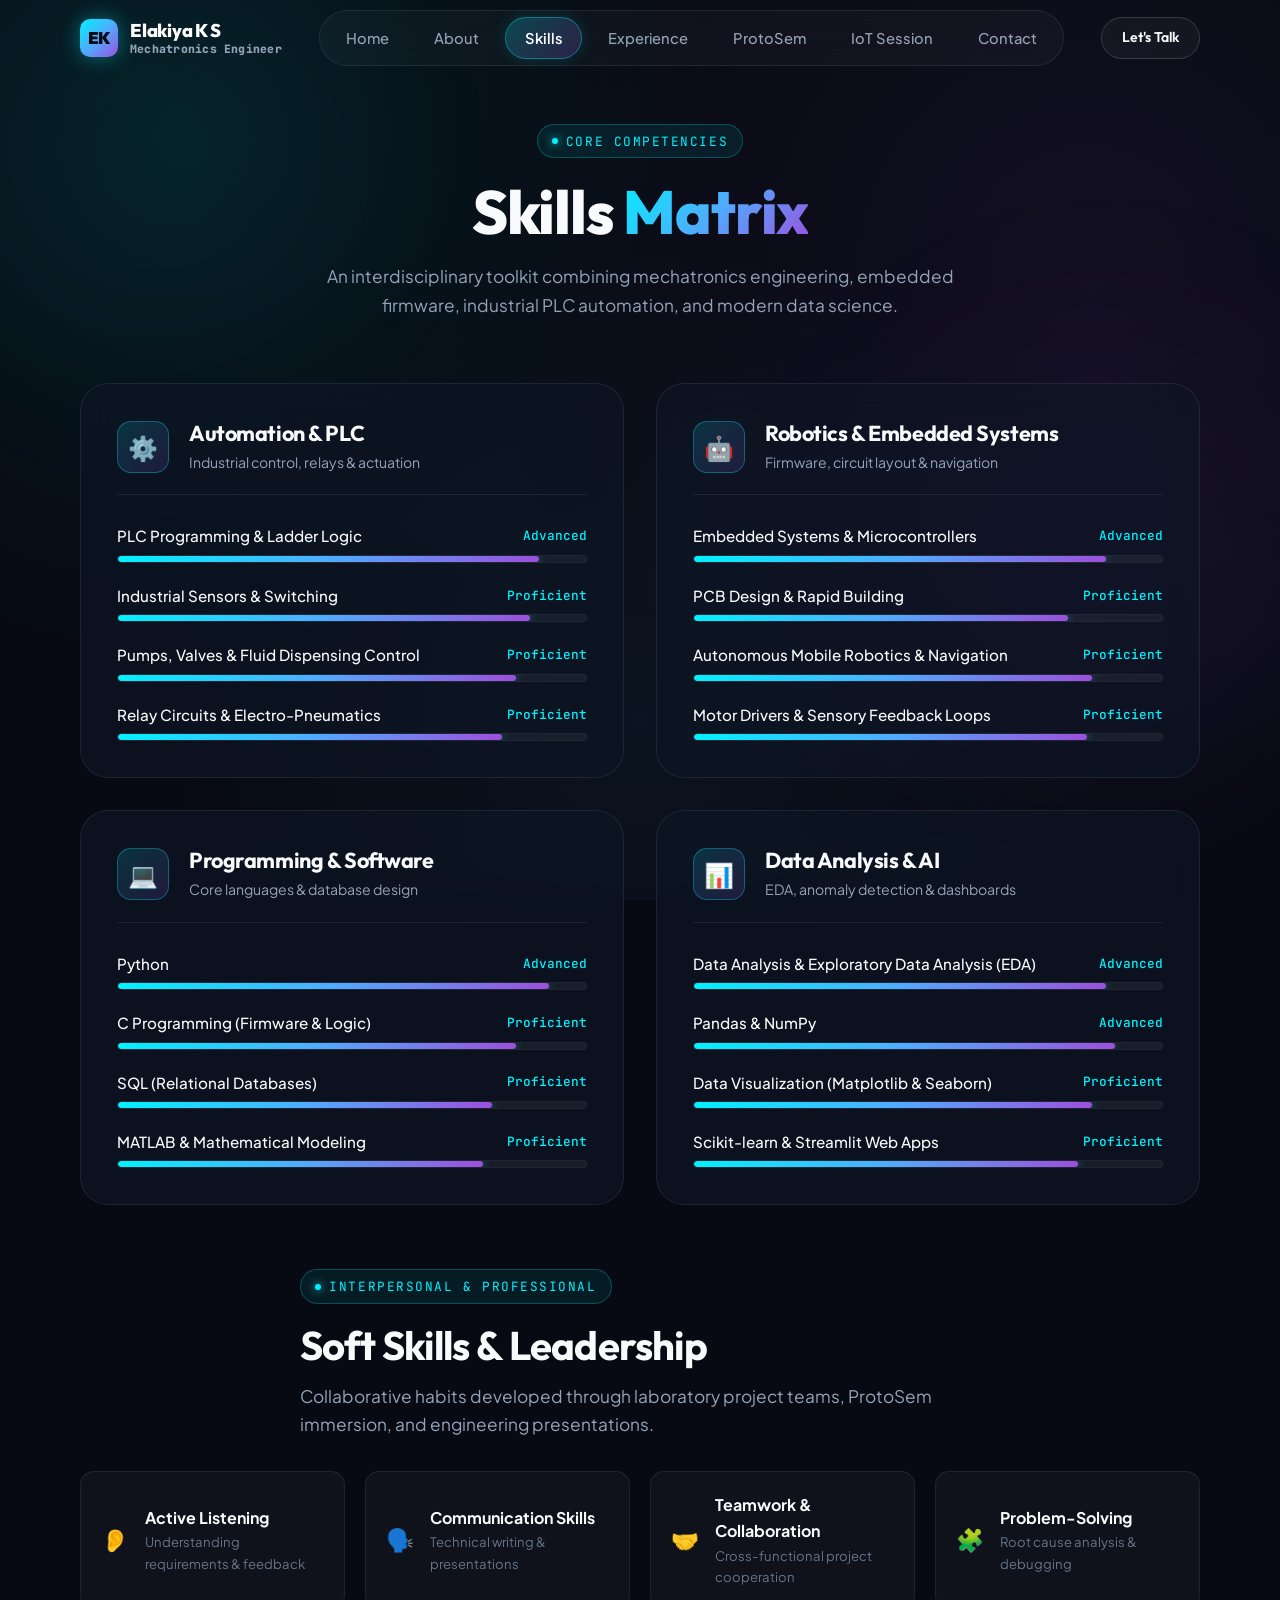
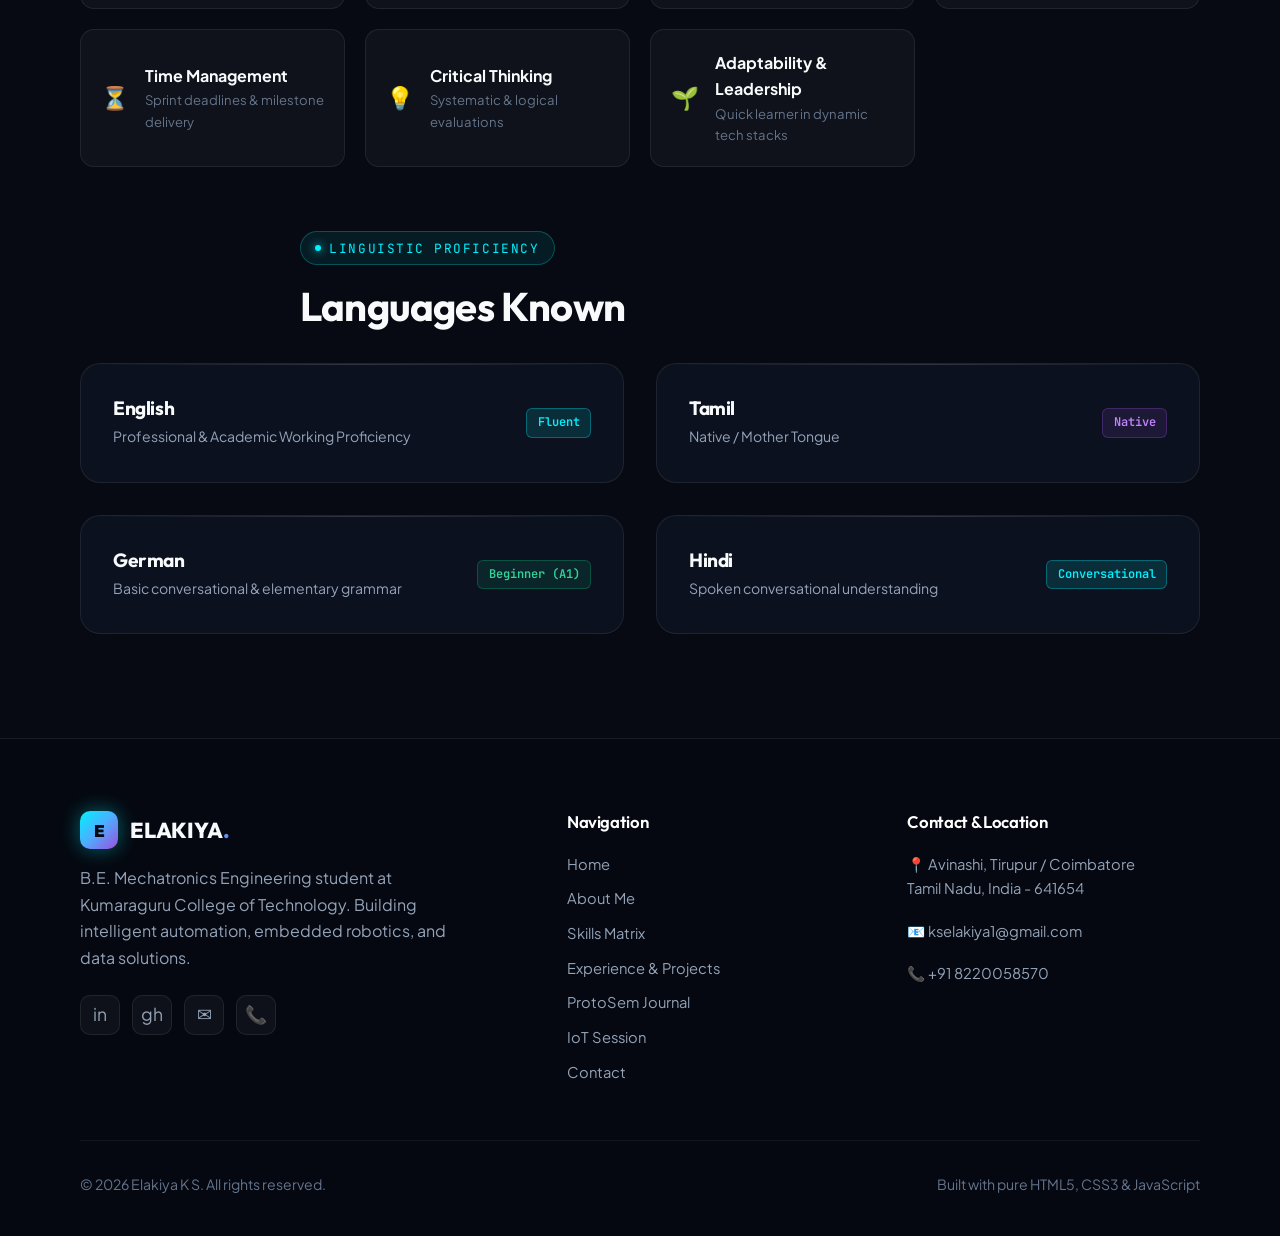
<file: skills.html>
<!DOCTYPE html>
<html lang="en">
<head>
  <meta charset="UTF-8">
  <meta name="viewport" content="width=device-width, initial-scale=1.0">
  <title>Skills Matrix | Elakiya K S - Mechatronics & Automation</title>
  <meta name="description" content="Technical and soft skills portfolio of Elakiya K S: Python, PLC Programming, Embedded Systems, Robotics, Data Analysis, SQL, and PCB Design.">
  <link rel="stylesheet" href="style.css">
  <link rel="icon" href="data:image/svg+xml,<svg xmlns=%22http://www.w3.org/2000/svg%22 viewBox=%220%22%20%220%22%20%22100%22%20%22100%22><text y=%22.9em%22 font-size=%2290%22>⚡</text></svg>">
</head>
<body>

  <!-- Background Ambient Glow -->
  <div class="ambient-glow" aria-hidden="true"></div>

  <!-- Sticky Glassmorphic Navbar -->
  <header>
    <nav class="navbar" id="navbar" aria-label="Main Navigation">
      <div class="container">
        <a href="index.html" class="nav-brand">
          <div class="nav-logo-badge">EK</div>
          <div class="brand-text">
            <span class="brand-name">Elakiya K S</span>
            <span class="brand-role">Mechatronics Engineer</span>
          </div>
        </a>

        <div class="nav-links" id="navLinks">
          <a href="index.html" class="nav-link">Home</a>
          <a href="about.html" class="nav-link">About</a>
          <a href="skills.html" class="nav-link active">Skills</a>
          <a href="experience.html" class="nav-link">Experience</a>
          <a href="protosem.html" class="nav-link">ProtoSem</a>
          <a href="iot.html" class="nav-link">IoT Session</a>
          <a href="contact.html" class="nav-link">Contact</a>
        </div>

        <div class="nav-cta">
          <a href="contact.html" class="btn btn-outline" style="padding: 0.55rem 1.25rem; font-size: 0.88rem;">Let's Talk</a>
          <button class="mobile-toggle" id="mobileToggle" aria-label="Toggle navigation menu">
            <span></span>
          </button>
        </div>
      </div>
    </nav>
  </header>

  <!-- Main Content -->
  <main>
    <section class="section skills-hero">
      <div class="container">
        <div class="section-header">
          <div class="section-tag">Core Competencies</div>
          <h1>Skills <span class="gradient-text">Matrix</span></h1>
          <p class="section-subtitle">An interdisciplinary toolkit combining mechatronics engineering, embedded firmware, industrial PLC automation, and modern data science.</p>
        </div>

        <!-- Technical Skills Grid -->
        <div class="grid-2" style="margin-bottom: 4rem;">
          <!-- Category 1: Industrial Automation & PLC -->
          <div class="skill-category-card">
            <div class="skill-cat-header">
              <div class="skill-cat-icon">⚙️</div>
              <div>
                <h3 style="font-size: 1.35rem; margin-bottom: 0.25rem;">Automation &amp; PLC</h3>
                <p style="font-size: 0.88rem; margin: 0;">Industrial control, relays &amp; actuation</p>
              </div>
            </div>

            <div class="skill-list">
              <div class="skill-item">
                <div class="skill-info">
                  <span>PLC Programming &amp; Ladder Logic</span>
                  <span>Advanced</span>
                </div>
                <div class="skill-bar">
                  <div class="skill-fill" style="width: 90%;"></div>
                </div>
              </div>

              <div class="skill-item">
                <div class="skill-info">
                  <span>Industrial Sensors &amp; Switching</span>
                  <span>Proficient</span>
                </div>
                <div class="skill-bar">
                  <div class="skill-fill" style="width: 88%;"></div>
                </div>
              </div>

              <div class="skill-item">
                <div class="skill-info">
                  <span>Pumps, Valves &amp; Fluid Dispensing Control</span>
                  <span>Proficient</span>
                </div>
                <div class="skill-bar">
                  <div class="skill-fill" style="width: 85%;"></div>
                </div>
              </div>

              <div class="skill-item">
                <div class="skill-info">
                  <span>Relay Circuits &amp; Electro-Pneumatics</span>
                  <span>Proficient</span>
                </div>
                <div class="skill-bar">
                  <div class="skill-fill" style="width: 82%;"></div>
                </div>
              </div>
            </div>
          </div>

          <!-- Category 2: Robotics & Embedded Hardware -->
          <div class="skill-category-card">
            <div class="skill-cat-header">
              <div class="skill-cat-icon">🤖</div>
              <div>
                <h3 style="font-size: 1.35rem; margin-bottom: 0.25rem;">Robotics &amp; Embedded Systems</h3>
                <p style="font-size: 0.88rem; margin: 0;">Firmware, circuit layout &amp; navigation</p>
              </div>
            </div>

            <div class="skill-list">
              <div class="skill-item">
                <div class="skill-info">
                  <span>Embedded Systems &amp; Microcontrollers</span>
                  <span>Advanced</span>
                </div>
                <div class="skill-bar">
                  <div class="skill-fill" style="width: 88%;"></div>
                </div>
              </div>

              <div class="skill-item">
                <div class="skill-info">
                  <span>PCB Design &amp; Rapid Building</span>
                  <span>Proficient</span>
                </div>
                <div class="skill-bar">
                  <div class="skill-fill" style="width: 80%;"></div>
                </div>
              </div>

              <div class="skill-item">
                <div class="skill-info">
                  <span>Autonomous Mobile Robotics &amp; Navigation</span>
                  <span>Proficient</span>
                </div>
                <div class="skill-bar">
                  <div class="skill-fill" style="width: 85%;"></div>
                </div>
              </div>

              <div class="skill-item">
                <div class="skill-info">
                  <span>Motor Drivers &amp; Sensory Feedback Loops</span>
                  <span>Proficient</span>
                </div>
                <div class="skill-bar">
                  <div class="skill-fill" style="width: 84%;"></div>
                </div>
              </div>
            </div>
          </div>

          <!-- Category 3: Programming & Software -->
          <div class="skill-category-card">
            <div class="skill-cat-header">
              <div class="skill-cat-icon">💻</div>
              <div>
                <h3 style="font-size: 1.35rem; margin-bottom: 0.25rem;">Programming &amp; Software</h3>
                <p style="font-size: 0.88rem; margin: 0;">Core languages &amp; database design</p>
              </div>
            </div>

            <div class="skill-list">
              <div class="skill-item">
                <div class="skill-info">
                  <span>Python</span>
                  <span>Advanced</span>
                </div>
                <div class="skill-bar">
                  <div class="skill-fill" style="width: 92%;"></div>
                </div>
              </div>

              <div class="skill-item">
                <div class="skill-info">
                  <span>C Programming (Firmware &amp; Logic)</span>
                  <span>Proficient</span>
                </div>
                <div class="skill-bar">
                  <div class="skill-fill" style="width: 85%;"></div>
                </div>
              </div>

              <div class="skill-item">
                <div class="skill-info">
                  <span>SQL (Relational Databases)</span>
                  <span>Proficient</span>
                </div>
                <div class="skill-bar">
                  <div class="skill-fill" style="width: 80%;"></div>
                </div>
              </div>

              <div class="skill-item">
                <div class="skill-info">
                  <span>MATLAB &amp; Mathematical Modeling</span>
                  <span>Proficient</span>
                </div>
                <div class="skill-bar">
                  <div class="skill-fill" style="width: 78%;"></div>
                </div>
              </div>
            </div>
          </div>

          <!-- Category 4: Data Science & Machine Learning -->
          <div class="skill-category-card">
            <div class="skill-cat-header">
              <div class="skill-cat-icon">📊</div>
              <div>
                <h3 style="font-size: 1.35rem; margin-bottom: 0.25rem;">Data Analysis &amp; AI</h3>
                <p style="font-size: 0.88rem; margin: 0;">EDA, anomaly detection &amp; dashboards</p>
              </div>
            </div>

            <div class="skill-list">
              <div class="skill-item">
                <div class="skill-info">
                  <span>Data Analysis &amp; Exploratory Data Analysis (EDA)</span>
                  <span>Advanced</span>
                </div>
                <div class="skill-bar">
                  <div class="skill-fill" style="width: 88%;"></div>
                </div>
              </div>

              <div class="skill-item">
                <div class="skill-info">
                  <span>Pandas &amp; NumPy</span>
                  <span>Advanced</span>
                </div>
                <div class="skill-bar">
                  <div class="skill-fill" style="width: 90%;"></div>
                </div>
              </div>

              <div class="skill-item">
                <div class="skill-info">
                  <span>Data Visualization (Matplotlib &amp; Seaborn)</span>
                  <span>Proficient</span>
                </div>
                <div class="skill-bar">
                  <div class="skill-fill" style="width: 85%;"></div>
                </div>
              </div>

              <div class="skill-item">
                <div class="skill-info">
                  <span>Scikit-learn &amp; Streamlit Web Apps</span>
                  <span>Proficient</span>
                </div>
                <div class="skill-bar">
                  <div class="skill-fill" style="width: 82%;"></div>
                </div>
              </div>
            </div>
          </div>
        </div>

        <!-- Soft Skills & Leadership -->
        <div style="margin-bottom: 4rem;">
          <div class="section-header" style="text-align: left; margin-bottom: 2rem;">
            <div class="section-tag">Interpersonal &amp; Professional</div>
            <h2>Soft Skills &amp; Leadership</h2>
            <p class="section-subtitle">Collaborative habits developed through laboratory project teams, ProtoSem immersion, and engineering presentations.</p>
          </div>

          <div class="soft-skills-grid">
            <div class="soft-skill-badge">
              <span class="icon">👂</span>
              <div>
                <strong>Active Listening</strong>
                <div style="font-size: 0.82rem; color: var(--text-dim);">Understanding requirements &amp; feedback</div>
              </div>
            </div>

            <div class="soft-skill-badge">
              <span class="icon">🗣️</span>
              <div>
                <strong>Communication Skills</strong>
                <div style="font-size: 0.82rem; color: var(--text-dim);">Technical writing &amp; presentations</div>
              </div>
            </div>

            <div class="soft-skill-badge">
              <span class="icon">🤝</span>
              <div>
                <strong>Teamwork &amp; Collaboration</strong>
                <div style="font-size: 0.82rem; color: var(--text-dim);">Cross-functional project cooperation</div>
              </div>
            </div>

            <div class="soft-skill-badge">
              <span class="icon">🧩</span>
              <div>
                <strong>Problem-Solving</strong>
                <div style="font-size: 0.82rem; color: var(--text-dim);">Root cause analysis &amp; debugging</div>
              </div>
            </div>

            <div class="soft-skill-badge">
              <span class="icon">⏳</span>
              <div>
                <strong>Time Management</strong>
                <div style="font-size: 0.82rem; color: var(--text-dim);">Sprint deadlines &amp; milestone delivery</div>
              </div>
            </div>

            <div class="soft-skill-badge">
              <span class="icon">💡</span>
              <div>
                <strong>Critical Thinking</strong>
                <div style="font-size: 0.82rem; color: var(--text-dim);">Systematic &amp; logical evaluations</div>
              </div>
            </div>

            <div class="soft-skill-badge">
              <span class="icon">🌱</span>
              <div>
                <strong>Adaptability &amp; Leadership</strong>
                <div style="font-size: 0.82rem; color: var(--text-dim);">Quick learner in dynamic tech stacks</div>
              </div>
            </div>
          </div>
        </div>

        <!-- Languages Known -->
        <div>
          <div class="section-header" style="text-align: left; margin-bottom: 2rem;">
            <div class="section-tag">Linguistic Proficiency</div>
            <h2>Languages Known</h2>
          </div>

          <div class="grid-2">
            <div class="glass-card" style="display: flex; align-items: center; justify-content: space-between;">
              <div>
                <h3 style="font-size: 1.2rem; margin-bottom: 0.2rem;">English</h3>
                <span style="font-size: 0.88rem; color: var(--text-muted);">Professional &amp; Academic Working Proficiency</span>
              </div>
              <span class="badge badge-cyan">Fluent</span>
            </div>

            <div class="glass-card" style="display: flex; align-items: center; justify-content: space-between;">
              <div>
                <h3 style="font-size: 1.2rem; margin-bottom: 0.2rem;">Tamil</h3>
                <span style="font-size: 0.88rem; color: var(--text-muted);">Native / Mother Tongue</span>
              </div>
              <span class="badge badge-purple">Native</span>
            </div>

            <div class="glass-card" style="display: flex; align-items: center; justify-content: space-between;">
              <div>
                <h3 style="font-size: 1.2rem; margin-bottom: 0.2rem;">German</h3>
                <span style="font-size: 0.88rem; color: var(--text-muted);">Basic conversational &amp; elementary grammar</span>
              </div>
              <span class="badge badge-emerald">Beginner (A1)</span>
            </div>

            <div class="glass-card" style="display: flex; align-items: center; justify-content: space-between;">
              <div>
                <h3 style="font-size: 1.2rem; margin-bottom: 0.2rem;">Hindi</h3>
                <span style="font-size: 0.88rem; color: var(--text-muted);">Spoken conversational understanding</span>
              </div>
              <span class="badge badge-cyan">Conversational</span>
            </div>
          </div>
        </div>
      </div>
    </section>
  </main>

  <!-- Modern Glassmorphic Footer -->
  <footer class="footer">
    <div class="container">
      <div class="footer-grid">
        <div class="footer-brand">
          <div class="nav-brand" style="margin-bottom: 1rem;">
            <div class="nav-logo-badge">E</div>
            <span>ELAKIYA<span class="gradient-text">.</span></span>
          </div>
          <p>
            B.E. Mechatronics Engineering student at Kumaraguru College of Technology. Building intelligent automation, embedded robotics, and data solutions.
          </p>
          <div class="social-links" style="margin-top: 1.5rem;">
            <a href="https://www.linkedin.com/in/elakiya22" target="_blank" rel="noopener noreferrer" class="social-btn" aria-label="LinkedIn">in</a>
            <a href="https://github.com/elakiya" target="_blank" rel="noopener noreferrer" class="social-btn" aria-label="GitHub">gh</a>
            <a href="mailto:kselakiya1@gmail.com" class="social-btn" aria-label="Email">✉</a>
            <a href="tel:8220058570" class="social-btn" aria-label="Phone">📞</a>
          </div>
        </div>

        <div class="footer-col">
          <h4>Navigation</h4>
          <div class="footer-links">
            <a href="index.html">Home</a>
            <a href="about.html">About Me</a>
            <a href="skills.html">Skills Matrix</a>
            <a href="experience.html">Experience &amp; Projects</a>
            <a href="protosem.html">ProtoSem Journal</a>
            <a href="iot.html">IoT Session</a>
            <a href="contact.html">Contact</a>
          </div>
        </div>

        <div class="footer-col">
          <h4>Contact &amp; Location</h4>
          <div class="footer-links">
            <p style="color: var(--text-muted); font-size: 0.92rem; margin-bottom: 0.5rem;">
              📍 Avinashi, Tirupur / Coimbatore<br>Tamil Nadu, India - 641654
            </p>
            <p style="color: var(--text-muted); font-size: 0.92rem; margin-bottom: 0.5rem;">
              📧 kselakiya1@gmail.com
            </p>
            <p style="color: var(--text-muted); font-size: 0.92rem;">
              📞 +91 8220058570
            </p>
          </div>
        </div>
      </div>

      <div class="footer-bottom">
        <div>&copy; 2026 Elakiya K S. All rights reserved.</div>
        <div>Built with pure HTML5, CSS3 &amp; JavaScript</div>
      </div>
    </div>
  </footer>

  <script src="script.js"></script>
</body>
</html>
</file>
<file: style.css>
/* =========================================================
   ELAKIYA K S — MODERN PERSONAL PORTFOLIO & PROTOSEM JOURNAL
   Design System: Dark Glassmorphism, Responsive & Fluid
   ========================================================= */

@import url('https://fonts.googleapis.com/css2?family=Outfit:wght@300;400;500;600;700;800&family=Plus+Jakarta+Sans:wght@300;400;500;600;700&family=JetBrains+Mono:wght@400;500&display=swap');

:root {
  /* Color Palette */
  --bg-dark: #070a12;
  --bg-surface: #0c101c;
  --bg-card: rgba(15, 22, 38, 0.65);
  --bg-card-hover: rgba(22, 32, 54, 0.85);
  --bg-card-elevated: rgba(25, 36, 60, 0.8);
  
  /* Accents & Gradients */
  --cyan: #00f2fe;
  --blue: #4facfe;
  --purple: #9d4edd;
  --purple-glow: rgba(157, 78, 221, 0.35);
  --cyan-glow: rgba(0, 242, 254, 0.25);
  --emerald: #10b981;
  --amber: #f59e0b;
  
  --grad-primary: linear-gradient(135deg, #00f2fe 0%, #4facfe 50%, #9d4edd 100%);
  --grad-accent: linear-gradient(135deg, #4facfe 0%, #00f2fe 100%);
  --grad-subtle: linear-gradient(135deg, rgba(0, 242, 254, 0.08) 0%, rgba(157, 78, 221, 0.08) 100%);
  --grad-border: linear-gradient(135deg, rgba(0, 242, 254, 0.35), rgba(157, 78, 221, 0.35), transparent);

  /* Glassmorphism Tokens */
  --glass-bg: rgba(255, 255, 255, 0.035);
  --glass-border: rgba(255, 255, 255, 0.08);
  --glass-border-light: rgba(255, 255, 255, 0.15);
  --glass-blur: blur(16px);
  --glass-shadow: 0 12px 40px -10px rgba(0, 0, 0, 0.6);
  --glow-shadow: 0 0 35px -5px rgba(0, 242, 254, 0.18);

  /* Typography Colors */
  --text-main: #f8fafc;
  --text-muted: #94a3b8;
  --text-dim: #64748b;
  --text-inverse: #070a12;

  /* Font Families */
  --font-heading: 'Outfit', sans-serif;
  --font-body: 'Plus Jakarta Sans', sans-serif;
  --font-mono: 'JetBrains Mono', monospace;

  /* Transitions */
  --transition-fast: 0.2s cubic-bezier(0.4, 0, 0.2, 1);
  --transition-smooth: 0.35s cubic-bezier(0.4, 0, 0.2, 1);
  --transition-bounce: 0.5s cubic-bezier(0.34, 1.56, 0.64, 1);

  /* Sizing & Layout */
  --container-max: 1200px;
  --nav-height: 76px;
  --radius-sm: 8px;
  --radius-md: 14px;
  --radius-lg: 20px;
  --radius-xl: 28px;
}

/* =========================================================
   RESET & BASE STYLES
   ========================================================= */
*, *::before, *::after {
  margin: 0;
  padding: 0;
  box-sizing: border-box;
}

html {
  scroll-behavior: smooth;
  font-size: 16px;
}

body {
  font-family: var(--font-body);
  background-color: var(--bg-dark);
  color: var(--text-main);
  line-height: 1.65;
  min-height: 100vh;
  overflow-x: hidden;
  position: relative;
  background-image: 
    radial-gradient(circle at 15% 15%, rgba(0, 242, 254, 0.07) 0%, transparent 40%),
    radial-gradient(circle at 85% 30%, rgba(157, 78, 221, 0.08) 0%, transparent 45%),
    radial-gradient(circle at 50% 80%, rgba(79, 172, 254, 0.06) 0%, transparent 50%);
  background-attachment: fixed;
}

/* Background Ambient Orbs */
.ambient-glow {
  position: fixed;
  top: 0;
  left: 0;
  width: 100vw;
  height: 100vh;
  pointer-events: none;
  z-index: 0;
  overflow: hidden;
}

.ambient-glow::before,
.ambient-glow::after {
  content: '';
  position: absolute;
  border-radius: 50%;
  filter: blur(120px);
  opacity: 0.4;
  animation: floatOrb 18s ease-in-out infinite alternate;
}

.ambient-glow::before {
  width: 500px;
  height: 500px;
  background: radial-gradient(circle, var(--cyan-glow), transparent 70%);
  top: -100px;
  left: -100px;
}

.ambient-glow::after {
  width: 550px;
  height: 550px;
  background: radial-gradient(circle, var(--purple-glow), transparent 70%);
  bottom: 50px;
  right: -100px;
  animation-duration: 22s;
}

@keyframes floatOrb {
  0% { transform: translate(0, 0) scale(1); }
  50% { transform: translate(60px, 40px) scale(1.1); }
  100% { transform: translate(-30px, 80px) scale(0.95); }
}

/* Typography */
h1, h2, h3, h4, h5, h6 {
  font-family: var(--font-heading);
  color: var(--text-main);
  font-weight: 700;
  line-height: 1.25;
  letter-spacing: -0.02em;
}

h1 { font-size: clamp(2.4rem, 5vw, 3.8rem); font-weight: 800; }
h2 { font-size: clamp(1.8rem, 3.5vw, 2.5rem); }
h3 { font-size: clamp(1.3rem, 2.5vw, 1.75rem); }
h4 { font-size: 1.15rem; font-weight: 600; }

p {
  color: var(--text-muted);
  margin-bottom: 1rem;
}

p:last-child {
  margin-bottom: 0;
}

a {
  color: inherit;
  text-decoration: none;
  transition: var(--transition-fast);
}

img {
  max-width: 100%;
  height: auto;
  display: block;
}

ul {
  list-style: none;
}

/* Gradient Text Helper */
.gradient-text {
  background: var(--grad-primary);
  -webkit-background-clip: text;
  -webkit-text-fill-color: transparent;
  display: inline-block;
}

.gradient-text-cyan {
  background: linear-gradient(135deg, #00f2fe, #4facfe);
  -webkit-background-clip: text;
  -webkit-text-fill-color: transparent;
  display: inline-block;
}

/* Layout Utilities */
.container {
  width: 90%;
  max-width: var(--container-max);
  margin: 0 auto;
  padding: 0 1rem;
  position: relative;
  z-index: 1;
}

.section {
  padding: 6.5rem 0;
  position: relative;
  z-index: 1;
}

.section-header {
  text-align: center;
  max-width: 680px;
  margin: 0 auto 4rem auto;
}

.section-tag {
  display: inline-flex;
  align-items: center;
  gap: 0.5rem;
  font-family: var(--font-mono);
  font-size: 0.8rem;
  text-transform: uppercase;
  letter-spacing: 0.12em;
  color: var(--cyan);
  background: rgba(0, 242, 254, 0.08);
  border: 1px solid rgba(0, 242, 254, 0.25);
  padding: 0.35rem 0.9rem;
  border-radius: 999px;
  margin-bottom: 1rem;
}

.section-tag::before {
  content: '';
  width: 6px;
  height: 6px;
  border-radius: 50%;
  background: var(--cyan);
  box-shadow: 0 0 8px var(--cyan);
}

.section-subtitle {
  color: var(--text-muted);
  font-size: 1.08rem;
  margin-top: 0.75rem;
}

/* =========================================================
   NAVIGATION BAR (STICKY & GLASSMORPHIC)
   ========================================================= */
.navbar {
  position: fixed;
  top: 0;
  left: 0;
  width: 100%;
  height: var(--nav-height);
  z-index: 100;
  transition: background 0.3s ease, backdrop-filter 0.3s ease, border 0.3s ease, height 0.3s ease;
}

.navbar.scrolled {
  background: rgba(7, 10, 18, 0.82);
  backdrop-filter: var(--glass-blur);
  border-bottom: 1px solid var(--glass-border);
  box-shadow: 0 8px 32px rgba(0, 0, 0, 0.4);
  height: 68px;
}

.navbar .container {
  display: flex;
  align-items: center;
  justify-content: space-between;
  height: 100%;
}

.nav-brand {
  display: flex;
  align-items: center;
  gap: 0.75rem;
  font-family: var(--font-heading);
  font-size: 1.35rem;
  font-weight: 800;
  letter-spacing: -0.01em;
}

.nav-logo-badge {
  width: 38px;
  height: 38px;
  border-radius: 10px;
  background: var(--grad-primary);
  display: flex;
  align-items: center;
  justify-content: center;
  color: #070a12;
  font-weight: 900;
  font-size: 1.05rem;
  box-shadow: 0 0 20px rgba(0, 242, 254, 0.4);
}

.nav-links {
  display: flex;
  align-items: center;
  gap: 0.5rem;
  background: rgba(255, 255, 255, 0.03);
  border: 1px solid var(--glass-border);
  padding: 0.35rem 0.5rem;
  border-radius: 999px;
  backdrop-filter: blur(12px);
}

.nav-link {
  font-size: 0.92rem;
  font-weight: 500;
  padding: 0.5rem 1.15rem;
  border-radius: 999px;
  color: var(--text-muted);
  transition: var(--transition-fast);
  position: relative;
}

.nav-link:hover {
  color: var(--text-main);
  background: rgba(255, 255, 255, 0.06);
}

.nav-link.active {
  color: #ffffff;
  background: linear-gradient(135deg, rgba(0, 242, 254, 0.22), rgba(157, 78, 221, 0.22));
  border: 1px solid rgba(0, 242, 254, 0.35);
  font-weight: 600;
  box-shadow: 0 0 15px rgba(0, 242, 254, 0.15);
}

.nav-cta {
  display: flex;
  align-items: center;
  gap: 1rem;
}

/* Mobile Toggle Hamburger */
.mobile-toggle {
  display: none;
  background: none;
  border: none;
  color: var(--text-main);
  cursor: pointer;
  width: 42px;
  height: 42px;
  border-radius: 10px;
  background: rgba(255, 255, 255, 0.05);
  border: 1px solid var(--glass-border);
  align-items: center;
  justify-content: center;
  position: relative;
  z-index: 105;
}

.mobile-toggle span {
  display: block;
  width: 20px;
  height: 2px;
  background: var(--text-main);
  border-radius: 2px;
  transition: var(--transition-smooth);
  position: relative;
}

.mobile-toggle span::before,
.mobile-toggle span::after {
  content: '';
  position: absolute;
  width: 20px;
  height: 2px;
  background: var(--text-main);
  border-radius: 2px;
  transition: var(--transition-smooth);
}

.mobile-toggle span::before { top: -6px; }
.mobile-toggle span::after { bottom: -6px; }

.mobile-toggle.open span {
  background: transparent;
}

.mobile-toggle.open span::before {
  top: 0;
  transform: rotate(45deg);
}

.mobile-toggle.open span::after {
  bottom: 0;
  transform: rotate(-45deg);
}

/* =========================================================
   BUTTONS & BADGES
   ========================================================= */
.btn {
  display: inline-flex;
  align-items: center;
  justify-content: center;
  gap: 0.65rem;
  padding: 0.8rem 1.6rem;
  border-radius: 999px;
  font-family: var(--font-heading);
  font-size: 0.95rem;
  font-weight: 600;
  cursor: pointer;
  border: none;
  transition: var(--transition-smooth);
  text-decoration: none;
}

.btn-primary {
  background: var(--grad-primary);
  color: #070a12;
  box-shadow: 0 4px 20px rgba(0, 242, 254, 0.35);
}

.btn-primary:hover {
  transform: translateY(-3px);
  box-shadow: 0 8px 30px rgba(0, 242, 254, 0.55);
}

.btn-outline {
  background: rgba(255, 255, 255, 0.04);
  color: var(--text-main);
  border: 1px solid var(--glass-border-light);
  backdrop-filter: blur(10px);
}

.btn-outline:hover {
  background: rgba(255, 255, 255, 0.09);
  border-color: var(--cyan);
  color: var(--cyan);
  transform: translateY(-3px);
  box-shadow: 0 6px 20px rgba(0, 242, 254, 0.2);
}

.btn-secondary {
  background: rgba(157, 78, 221, 0.15);
  color: #d8b4fe;
  border: 1px solid rgba(157, 78, 221, 0.35);
}

.btn-secondary:hover {
  background: rgba(157, 78, 221, 0.28);
  color: #ffffff;
  transform: translateY(-3px);
}

.badge {
  display: inline-block;
  padding: 0.25rem 0.65rem;
  font-size: 0.75rem;
  font-weight: 600;
  border-radius: 6px;
  font-family: var(--font-mono);
}

.badge-cyan {
  background: rgba(0, 242, 254, 0.12);
  color: var(--cyan);
  border: 1px solid rgba(0, 242, 254, 0.3);
}

.badge-purple {
  background: rgba(157, 78, 221, 0.12);
  color: #c084fc;
  border: 1px solid rgba(157, 78, 221, 0.3);
}

.badge-emerald {
  background: rgba(16, 185, 129, 0.12);
  color: #34d399;
  border: 1px solid rgba(16, 185, 129, 0.3);
}

/* =========================================================
   HERO SECTION
   ========================================================= */
.hero {
  min-height: 100vh;
  display: flex;
  align-items: center;
  padding-top: calc(var(--nav-height) + 2rem);
  padding-bottom: 4rem;
  position: relative;
}

.hero-grid {
  display: grid;
  grid-template-columns: 1.15fr 0.85fr;
  gap: 3.5rem;
  align-items: center;
}

.hero-badge {
  display: inline-flex;
  align-items: center;
  gap: 0.65rem;
  padding: 0.4rem 1rem;
  background: rgba(0, 242, 254, 0.08);
  border: 1px solid rgba(0, 242, 254, 0.25);
  border-radius: 999px;
  font-family: var(--font-mono);
  font-size: 0.84rem;
  color: var(--cyan);
  margin-bottom: 1.5rem;
  box-shadow: 0 0 20px rgba(0, 242, 254, 0.15);
}

.hero-badge .pulse-dot {
  width: 8px;
  height: 8px;
  border-radius: 50%;
  background: var(--emerald);
  box-shadow: 0 0 10px var(--emerald);
  animation: pulse 2s infinite;
}

@keyframes pulse {
  0% { transform: scale(0.95); box-shadow: 0 0 0 0 rgba(16, 185, 129, 0.7); }
  70% { transform: scale(1); box-shadow: 0 0 0 8px rgba(16, 185, 129, 0); }
  100% { transform: scale(0.95); box-shadow: 0 0 0 0 rgba(16, 185, 129, 0); }
}

.hero-title {
  margin-bottom: 1.2rem;
}

.hero-title .greeting {
  font-size: clamp(1.1rem, 2vw, 1.4rem);
  font-weight: 500;
  color: var(--text-muted);
  display: block;
  margin-bottom: 0.35rem;
}

.hero-role {
  font-size: clamp(1.2rem, 2.4vw, 1.7rem);
  font-weight: 600;
  color: #cbd5e1;
  margin-top: 0.25rem;
}

.hero-bio {
  font-size: 1.1rem;
  color: var(--text-muted);
  line-height: 1.75;
  margin-bottom: 2rem;
  max-width: 580px;
}

.hero-actions {
  display: flex;
  flex-wrap: wrap;
  gap: 1rem;
  margin-bottom: 2.5rem;
}

.hero-highlights {
  display: flex;
  flex-wrap: wrap;
  gap: 1.8rem;
  padding-top: 1.5rem;
  border-top: 1px solid var(--glass-border);
}

.highlight-item {
  display: flex;
  flex-direction: column;
}

.highlight-item .number {
  font-family: var(--font-heading);
  font-size: 1.7rem;
  font-weight: 800;
  color: var(--cyan);
}

.highlight-item .label {
  font-size: 0.84rem;
  color: var(--text-dim);
  text-transform: uppercase;
  letter-spacing: 0.05em;
}

/* Hero Visual / Avatar Card */
.hero-visual {
  position: relative;
  display: flex;
  justify-content: center;
}

.avatar-wrapper {
  position: relative;
  width: 100%;
  max-width: 400px;
}

.avatar-card {
  position: relative;
  border-radius: var(--radius-xl);
  overflow: hidden;
  background: var(--bg-card);
  border: 1px solid var(--glass-border-light);
  box-shadow: var(--glass-shadow), 0 0 50px -10px rgba(0, 242, 254, 0.2);
  aspect-ratio: 1 / 1;
}

.avatar-card img {
  width: 100%;
  height: 100%;
  object-fit: cover;
  transition: transform 0.6s ease;
}

.avatar-card:hover img {
  transform: scale(1.04);
}

/* Floating Status Pills on Hero */
.floating-pill {
  position: absolute;
  background: rgba(12, 18, 32, 0.85);
  border: 1px solid var(--glass-border-light);
  backdrop-filter: blur(14px);
  padding: 0.75rem 1.15rem;
  border-radius: var(--radius-md);
  display: flex;
  align-items: center;
  gap: 0.85rem;
  box-shadow: 0 10px 30px rgba(0, 0, 0, 0.5);
  z-index: 2;
  animation: floatCard 6s ease-in-out infinite alternate;
}

.floating-pill-1 {
  bottom: -20px;
  left: -20px;
}

.floating-pill-2 {
  top: 25px;
  right: -25px;
  animation-delay: -3s;
}

.pill-icon {
  width: 38px;
  height: 38px;
  border-radius: 10px;
  display: flex;
  align-items: center;
  justify-content: center;
  font-size: 1.15rem;
}

.pill-icon.cyan { background: rgba(0, 242, 254, 0.15); color: var(--cyan); }
.pill-icon.purple { background: rgba(157, 78, 221, 0.15); color: #c084fc; }

.pill-text {
  display: flex;
  flex-direction: column;
}

.pill-text strong {
  font-size: 0.88rem;
  color: var(--text-main);
  font-weight: 600;
}

.pill-text span {
  font-size: 0.75rem;
  color: var(--text-muted);
}

@keyframes floatCard {
  0% { transform: translateY(0); }
  100% { transform: translateY(-10px); }
}

/* =========================================================
   GENERIC GLASS CARDS & GRIDS
   ========================================================= */
.grid-2 {
  display: grid;
  grid-template-columns: repeat(2, 1fr);
  gap: 2rem;
}

.grid-3 {
  display: grid;
  grid-template-columns: repeat(3, 1fr);
  gap: 2rem;
}

.glass-card {
  background: var(--bg-card);
  border: 1px solid var(--glass-border);
  border-radius: var(--radius-lg);
  padding: 2rem;
  backdrop-filter: var(--glass-blur);
  transition: var(--transition-smooth);
  position: relative;
  overflow: hidden;
}

.glass-card:hover {
  background: var(--bg-card-hover);
  border-color: rgba(0, 242, 254, 0.3);
  transform: translateY(-6px);
  box-shadow: var(--glass-shadow), 0 0 30px -10px rgba(0, 242, 254, 0.2);
}

.glass-card::before {
  content: '';
  position: absolute;
  top: 0;
  left: 0;
  right: 0;
  height: 1px;
  background: linear-gradient(90deg, transparent, rgba(255, 255, 255, 0.15), transparent);
}

/* =========================================================
   ABOUT PAGE STYLES
   ========================================================= */
.about-hero {
  padding-top: calc(var(--nav-height) + 3rem);
}

.about-intro-card {
  background: var(--bg-card);
  border: 1px solid var(--glass-border);
  border-radius: var(--radius-xl);
  padding: 3rem;
  backdrop-filter: var(--glass-blur);
  margin-bottom: 3.5rem;
}

.about-profile-grid {
  display: grid;
  grid-template-columns: 320px 1fr;
  gap: 3rem;
  align-items: center;
}

.about-photo-wrapper {
  position: relative;
}

.about-photo {
  border-radius: var(--radius-lg);
  overflow: hidden;
  border: 1px solid var(--glass-border-light);
  box-shadow: var(--glass-shadow), 0 0 40px -10px rgba(0, 242, 254, 0.25);
  aspect-ratio: 1 / 1;
}

.about-photo img {
  width: 100%;
  height: 100%;
  object-fit: cover;
}

.info-pills-list {
  display: grid;
  grid-template-columns: repeat(2, 1fr);
  gap: 1.25rem;
  margin-top: 1.5rem;
}

.info-pill {
  background: rgba(255, 255, 255, 0.03);
  border: 1px solid var(--glass-border);
  border-radius: var(--radius-md);
  padding: 1rem 1.25rem;
  display: flex;
  align-items: center;
  gap: 1rem;
}

.info-pill-icon {
  width: 42px;
  height: 42px;
  border-radius: 10px;
  background: rgba(0, 242, 254, 0.1);
  color: var(--cyan);
  display: flex;
  align-items: center;
  justify-content: center;
  font-size: 1.2rem;
  flex-shrink: 0;
}

.info-pill-content span {
  display: block;
  font-size: 0.78rem;
  color: var(--text-dim);
  text-transform: uppercase;
  letter-spacing: 0.05em;
}

.info-pill-content strong {
  font-size: 0.95rem;
  color: var(--text-main);
  font-weight: 600;
}

/* Timeline Components */
.timeline {
  position: relative;
  padding-left: 2.5rem;
  margin: 2rem 0;
}

.timeline::before {
  content: '';
  position: absolute;
  top: 10px;
  bottom: 10px;
  left: 11px;
  width: 2px;
  background: linear-gradient(180deg, var(--cyan), var(--purple), transparent);
}

.timeline-item {
  position: relative;
  margin-bottom: 2.5rem;
}

.timeline-item:last-child {
  margin-bottom: 0;
}

.timeline-marker {
  position: absolute;
  top: 6px;
  left: -2.5rem;
  width: 24px;
  height: 24px;
  border-radius: 50%;
  background: var(--bg-dark);
  border: 2px solid var(--cyan);
  display: flex;
  align-items: center;
  justify-content: center;
  box-shadow: 0 0 15px var(--cyan);
}

.timeline-marker::after {
  content: '';
  width: 8px;
  height: 8px;
  border-radius: 50%;
  background: var(--cyan);
}

.timeline-content {
  background: var(--bg-card);
  border: 1px solid var(--glass-border);
  border-radius: var(--radius-lg);
  padding: 1.75rem;
  backdrop-filter: var(--glass-blur);
  transition: var(--transition-smooth);
}

.timeline-content:hover {
  border-color: rgba(0, 242, 254, 0.35);
  transform: translateX(6px);
  background: var(--bg-card-hover);
}

.timeline-date {
  font-family: var(--font-mono);
  font-size: 0.82rem;
  color: var(--cyan);
  display: inline-block;
  margin-bottom: 0.4rem;
}

/* =========================================================
   SKILLS PAGE STYLES
   ========================================================= */
.skills-hero {
  padding-top: calc(var(--nav-height) + 3rem);
}

.skill-category-card {
  background: var(--bg-card);
  border: 1px solid var(--glass-border);
  border-radius: var(--radius-xl);
  padding: 2.25rem;
  backdrop-filter: var(--glass-blur);
  transition: var(--transition-smooth);
  position: relative;
}

.skill-category-card:hover {
  transform: translateY(-6px);
  border-color: rgba(0, 242, 254, 0.35);
  box-shadow: var(--glass-shadow), 0 0 35px -10px rgba(0, 242, 254, 0.2);
}

.skill-cat-header {
  display: flex;
  align-items: center;
  gap: 1.25rem;
  margin-bottom: 1.75rem;
  padding-bottom: 1.25rem;
  border-bottom: 1px solid var(--glass-border);
}

.skill-cat-icon {
  width: 52px;
  height: 52px;
  border-radius: var(--radius-md);
  background: linear-gradient(135deg, rgba(0, 242, 254, 0.15), rgba(157, 78, 221, 0.15));
  border: 1px solid rgba(0, 242, 254, 0.3);
  display: flex;
  align-items: center;
  justify-content: center;
  font-size: 1.5rem;
  color: var(--cyan);
}

.skill-list {
  display: flex;
  flex-direction: column;
  gap: 1.25rem;
}

.skill-item {
  display: flex;
  flex-direction: column;
  gap: 0.4rem;
}

.skill-info {
  display: flex;
  justify-content: space-between;
  align-items: center;
  font-size: 0.95rem;
  font-weight: 500;
}

.skill-info span:last-child {
  font-family: var(--font-mono);
  font-size: 0.8rem;
  color: var(--cyan);
}

.skill-bar {
  width: 100%;
  height: 8px;
  background: rgba(255, 255, 255, 0.05);
  border-radius: 999px;
  overflow: hidden;
  border: 1px solid rgba(255, 255, 255, 0.04);
}

.skill-fill {
  height: 100%;
  border-radius: 999px;
  background: var(--grad-primary);
  box-shadow: 0 0 10px rgba(0, 242, 254, 0.5);
  transform-origin: left;
  animation: growBar 1.2s ease-out forwards;
}

@keyframes growBar {
  from { width: 0 !important; }
}

.soft-skills-grid {
  display: grid;
  grid-template-columns: repeat(auto-fill, minmax(240px, 1fr));
  gap: 1.25rem;
  margin-top: 1.5rem;
}

.soft-skill-badge {
  background: rgba(255, 255, 255, 0.035);
  border: 1px solid var(--glass-border);
  border-radius: var(--radius-md);
  padding: 1.25rem;
  display: flex;
  align-items: center;
  gap: 1rem;
  transition: var(--transition-fast);
}

.soft-skill-badge:hover {
  background: rgba(255, 255, 255, 0.07);
  border-color: var(--cyan);
  transform: translateY(-3px);
}

.soft-skill-badge .icon {
  font-size: 1.4rem;
}

/* =========================================================
   EXPERIENCE & PROJECTS PAGE STYLES
   ========================================================= */
.experience-hero {
  padding-top: calc(var(--nav-height) + 3rem);
}

/* Project Cards with Photo Showcase */
.project-card {
  background: var(--bg-card);
  border: 1px solid var(--glass-border);
  border-radius: var(--radius-xl);
  overflow: hidden;
  backdrop-filter: var(--glass-blur);
  transition: var(--transition-smooth);
  display: flex;
  flex-direction: column;
}

.project-card:hover {
  transform: translateY(-8px);
  border-color: rgba(0, 242, 254, 0.4);
  box-shadow: var(--glass-shadow), 0 0 45px -10px rgba(0, 242, 254, 0.25);
}

.project-image-box {
  position: relative;
  width: 100%;
  aspect-ratio: 16 / 9;
  overflow: hidden;
  background: #000000;
}

.project-image-box img {
  width: 100%;
  height: 100%;
  object-fit: cover;
  transition: transform 0.6s cubic-bezier(0.4, 0, 0.2, 1);
}

.project-card:hover .project-image-box img {
  transform: scale(1.06);
}

.project-overlay-badge {
  position: absolute;
  top: 1rem;
  left: 1rem;
  z-index: 2;
  background: rgba(7, 10, 18, 0.75);
  backdrop-filter: blur(10px);
  border: 1px solid var(--glass-border-light);
}

.project-content {
  padding: 2.25rem;
  display: flex;
  flex-direction: column;
  flex-grow: 1;
}

.project-title {
  margin-bottom: 0.85rem;
  font-size: 1.45rem;
}

.project-desc {
  font-size: 0.96rem;
  color: var(--text-muted);
  line-height: 1.7;
  margin-bottom: 1.5rem;
  flex-grow: 1;
}

.tech-tags {
  display: flex;
  flex-wrap: wrap;
  gap: 0.5rem;
  margin-bottom: 1.5rem;
}

.tech-tag {
  font-family: var(--font-mono);
  font-size: 0.75rem;
  padding: 0.3rem 0.7rem;
  border-radius: 6px;
  background: rgba(255, 255, 255, 0.04);
  border: 1px solid var(--glass-border);
  color: #94a3b8;
}

.project-card:hover .tech-tag {
  border-color: rgba(0, 242, 254, 0.25);
  color: #e2e8f0;
}

/* Certifications Showcase */
.cert-card {
  background: var(--bg-card);
  border: 1px solid var(--glass-border);
  border-radius: var(--radius-lg);
  padding: 1.75rem;
  backdrop-filter: var(--glass-blur);
  display: flex;
  align-items: flex-start;
  gap: 1.25rem;
  transition: var(--transition-smooth);
}

.cert-card:hover {
  transform: translateY(-4px);
  border-color: rgba(157, 78, 221, 0.4);
  box-shadow: 0 10px 30px -5px rgba(157, 78, 221, 0.2);
}

.cert-icon {
  width: 46px;
  height: 46px;
  border-radius: 12px;
  background: rgba(157, 78, 221, 0.12);
  border: 1px solid rgba(157, 78, 221, 0.3);
  color: #c084fc;
  display: flex;
  align-items: center;
  justify-content: center;
  font-size: 1.35rem;
  flex-shrink: 0;
}

.cert-info h4 {
  font-size: 1.05rem;
  margin-bottom: 0.25rem;
}

.cert-info p {
  font-size: 0.88rem;
  margin-bottom: 0.35rem;
}

.cert-date {
  font-family: var(--font-mono);
  font-size: 0.78rem;
  color: var(--cyan);
}

/* =========================================================
   PROTOSEM PAGE (WEEKLY LEARNING JOURNAL)
   ========================================================= */
.protosem-hero {
  padding-top: calc(var(--nav-height) + 3rem);
}

.protosem-intro-box {
  background: var(--bg-card);
  border: 1px solid var(--glass-border);
  border-radius: var(--radius-xl);
  padding: 2.5rem;
  margin-bottom: 3.5rem;
  backdrop-filter: var(--glass-blur);
  position: relative;
  overflow: hidden;
}

.protosem-intro-box::after {
  content: '';
  position: absolute;
  top: -50px;
  right: -50px;
  width: 250px;
  height: 250px;
  border-radius: 50%;
  background: radial-gradient(circle, rgba(0, 242, 254, 0.15), transparent 70%);
  pointer-events: none;
}

.journal-timeline {
  display: flex;
  flex-direction: column;
  gap: 3.5rem;
  position: relative;
  padding-left: 2rem;
}

/* Vertical Timeline Track */
.journal-timeline::before {
  content: '';
  position: absolute;
  top: 20px;
  bottom: 30px;
  left: 0;
  width: 3px;
  background: linear-gradient(180deg, var(--cyan) 0%, var(--purple) 60%, transparent 100%);
  border-radius: 3px;
}

/* EXACT PROTOSEM WEEK-CARD REQUIRED STYLING */
.week-card {
  position: relative;
  background: var(--bg-card);
  border: 1px solid var(--glass-border);
  border-radius: var(--radius-xl);
  padding: 2.5rem;
  backdrop-filter: var(--glass-blur);
  box-shadow: var(--glass-shadow);
  transition: var(--transition-smooth);
}

.week-card:hover {
  border-color: rgba(0, 242, 254, 0.4);
  transform: translateY(-4px);
  box-shadow: var(--glass-shadow), 0 0 35px -10px rgba(0, 242, 254, 0.2);
}

/* Connecting Dot on Timeline */
.week-card::before {
  content: '';
  position: absolute;
  top: 36px;
  left: -2rem;
  transform: translateX(-50%);
  width: 18px;
  height: 18px;
  border-radius: 50%;
  background: var(--bg-dark);
  border: 3px solid var(--cyan);
  box-shadow: 0 0 15px var(--cyan);
  z-index: 2;
  transition: var(--transition-fast);
}

.week-card:hover::before {
  background: var(--cyan);
  box-shadow: 0 0 25px var(--cyan);
}

/* Header in Week Card */
.week-header {
  display: flex;
  align-items: center;
  justify-content: space-between;
  flex-wrap: wrap;
  gap: 1rem;
  margin-bottom: 1.25rem;
  padding-bottom: 1.25rem;
  border-bottom: 1px solid var(--glass-border);
}

.week-header h2 {
  font-size: 1.6rem;
  font-weight: 800;
  color: #ffffff;
  display: inline-flex;
  align-items: center;
  gap: 0.65rem;
}

.week-header h2::after {
  content: 'JOURNAL';
  font-family: var(--font-mono);
  font-size: 0.72rem;
  font-weight: 600;
  letter-spacing: 0.1em;
  padding: 0.2rem 0.6rem;
  border-radius: 4px;
  background: rgba(0, 242, 254, 0.12);
  color: var(--cyan);
  border: 1px solid rgba(0, 242, 254, 0.3);
}

.week-header span {
  font-family: var(--font-mono);
  font-size: 0.88rem;
  color: var(--cyan);
  background: rgba(0, 242, 254, 0.08);
  border: 1px solid rgba(0, 242, 254, 0.2);
  padding: 0.35rem 0.9rem;
  border-radius: 999px;
}

.week-card h3 {
  font-size: 1.5rem;
  margin-bottom: 1.2rem;
  color: #ffffff;
}

.week-card p {
  color: #cbd5e1;
  font-size: 1.02rem;
  line-height: 1.75;
  margin-bottom: 1.5rem;
}

.week-card h4 {
  font-size: 1.15rem;
  color: var(--cyan);
  margin-top: 1.75rem;
  margin-bottom: 0.85rem;
  display: flex;
  align-items: center;
  gap: 0.5rem;
}

.week-card h4::before {
  content: '▹';
  color: var(--cyan);
  font-size: 1rem;
}

.week-card ul {
  list-style: none;
  margin-bottom: 1.5rem;
  display: flex;
  flex-direction: column;
  gap: 0.65rem;
}

.week-card ul li {
  position: relative;
  padding-left: 1.65rem;
  color: #e2e8f0;
  font-size: 0.98rem;
  line-height: 1.6;
}

.week-card ul li::before {
  content: '•';
  position: absolute;
  left: 0.5rem;
  color: var(--cyan);
  font-size: 1.2rem;
  line-height: 1;
  top: 0.2rem;
}

/* Specific styling when section is reflection */
.week-card h4:has(+ p) {
  margin-top: 2rem;
}

/* Dedicated styling for the reflection block to feel introspective & premium */
.week-card h4:nth-of-type(3) + p,
.week-card p.reflection-text {
  background: rgba(157, 78, 221, 0.08);
  border-left: 3px solid var(--purple);
  padding: 1.25rem 1.5rem;
  border-radius: 0 var(--radius-md) var(--radius-md) 0;
  font-style: italic;
  color: #e9d5ff;
}

/* Optional/Standard Week Images Gallery */
.week-images {
  margin-top: 2rem;
  display: grid;
  grid-template-columns: repeat(auto-fit, minmax(280px, 1fr));
  gap: 1.5rem;
}

.week-images img {
  width: 100%;
  aspect-ratio: 16 / 9;
  object-fit: cover;
  border-radius: var(--radius-md);
  border: 1px solid var(--glass-border-light);
  box-shadow: 0 8px 24px rgba(0, 0, 0, 0.4);
  transition: transform 0.4s ease, box-shadow 0.4s ease, border-color 0.4s ease;
  cursor: pointer;
}

.week-images img:hover {
  transform: scale(1.02);
  border-color: var(--cyan);
  box-shadow: 0 12px 35px rgba(0, 242, 254, 0.25);
}

/* ProtoSem Quick Copy Guide Box */
.template-guide-box {
  background: var(--bg-card);
  border: 1px dashed rgba(0, 242, 254, 0.4);
  border-radius: var(--radius-xl);
  padding: 2.5rem;
  margin-top: 4.5rem;
  backdrop-filter: var(--glass-blur);
}

.code-preview-block {
  background: #05070e;
  border: 1px solid var(--glass-border);
  border-radius: var(--radius-md);
  padding: 1.5rem;
  font-family: var(--font-mono);
  font-size: 0.85rem;
  color: #94a3b8;
  overflow-x: auto;
  line-height: 1.6;
  margin-top: 1rem;
}

/* =========================================================
   CONTACT PAGE STYLES
   ========================================================= */
.contact-hero {
  padding-top: calc(var(--nav-height) + 3rem);
}

.contact-grid {
  display: grid;
  grid-template-columns: 0.9fr 1.1fr;
  gap: 3.5rem;
}

.contact-info-card {
  background: var(--bg-card);
  border: 1px solid var(--glass-border);
  border-radius: var(--radius-xl);
  padding: 2.75rem;
  backdrop-filter: var(--glass-blur);
  display: flex;
  flex-direction: column;
  gap: 2rem;
}

.contact-item {
  display: flex;
  align-items: flex-start;
  gap: 1.25rem;
}

.contact-icon {
  width: 50px;
  height: 50px;
  border-radius: 14px;
  background: rgba(0, 242, 254, 0.1);
  border: 1px solid rgba(0, 242, 254, 0.25);
  color: var(--cyan);
  display: flex;
  align-items: center;
  justify-content: center;
  font-size: 1.35rem;
  flex-shrink: 0;
}

.contact-details span {
  display: block;
  font-size: 0.8rem;
  color: var(--text-dim);
  text-transform: uppercase;
  letter-spacing: 0.05em;
  margin-bottom: 0.2rem;
}

.contact-details a,
.contact-details p {
  color: var(--text-main);
  font-size: 1.05rem;
  font-weight: 500;
  margin-bottom: 0;
}

.contact-details a:hover {
  color: var(--cyan);
}

.contact-form-card {
  background: var(--bg-card);
  border: 1px solid var(--glass-border);
  border-radius: var(--radius-xl);
  padding: 2.75rem;
  backdrop-filter: var(--glass-blur);
  box-shadow: var(--glass-shadow);
}

.form-group {
  margin-bottom: 1.5rem;
}

.form-label {
  display: block;
  font-size: 0.88rem;
  font-weight: 500;
  color: #cbd5e1;
  margin-bottom: 0.5rem;
}

.form-control {
  width: 100%;
  padding: 0.85rem 1.2rem;
  background: rgba(255, 255, 255, 0.04);
  border: 1px solid var(--glass-border-light);
  border-radius: var(--radius-md);
  color: #ffffff;
  font-family: var(--font-body);
  font-size: 0.95rem;
  transition: var(--transition-fast);
  outline: none;
}

.form-control:focus {
  border-color: var(--cyan);
  background: rgba(255, 255, 255, 0.07);
  box-shadow: 0 0 20px rgba(0, 242, 254, 0.2);
}

textarea.form-control {
  min-height: 140px;
  resize: vertical;
}

/* =========================================================
   FOOTER
   ========================================================= */
.footer {
  background: #050810;
  border-top: 1px solid var(--glass-border);
  padding: 4.5rem 0 2.5rem 0;
  position: relative;
  z-index: 1;
}

.footer-grid {
  display: grid;
  grid-template-columns: 1.5fr 1fr 1fr;
  gap: 3rem;
  margin-bottom: 3.5rem;
}

.footer-brand h3 {
  font-size: 1.5rem;
  margin-bottom: 0.75rem;
}

.footer-brand p {
  color: var(--text-muted);
  max-width: 380px;
}

.footer-col h4 {
  font-size: 1.05rem;
  color: #ffffff;
  margin-bottom: 1.2rem;
}

.footer-links {
  display: flex;
  flex-direction: column;
  gap: 0.65rem;
}

.footer-links a {
  color: var(--text-muted);
  font-size: 0.92rem;
}

.footer-links a:hover {
  color: var(--cyan);
  transform: translateX(4px);
}

.footer-bottom {
  display: flex;
  align-items: center;
  justify-content: space-between;
  flex-wrap: wrap;
  gap: 1rem;
  padding-top: 2rem;
  border-top: 1px solid rgba(255, 255, 255, 0.05);
  font-size: 0.88rem;
  color: var(--text-dim);
}

/* Social Icon Badges */
.social-links {
  display: flex;
  gap: 0.75rem;
}

.social-btn {
  width: 40px;
  height: 40px;
  border-radius: 10px;
  background: rgba(255, 255, 255, 0.04);
  border: 1px solid var(--glass-border);
  display: flex;
  align-items: center;
  justify-content: center;
  color: var(--text-muted);
  font-size: 1.1rem;
  transition: var(--transition-fast);
}

.social-btn:hover {
  background: rgba(0, 242, 254, 0.15);
  border-color: var(--cyan);
  color: var(--cyan);
  transform: translateY(-3px);
}

/* =========================================================
   LIGHTBOX MODAL & TOAST
   ========================================================= */
.lightbox-modal {
  position: fixed;
  inset: 0;
  background: rgba(4, 7, 14, 0.92);
  backdrop-filter: blur(16px);
  z-index: 1000;
  display: none;
  align-items: center;
  justify-content: center;
  padding: 2rem;
}

.lightbox-modal.active {
  display: flex;
  animation: fadeIn 0.25s ease-out forwards;
}

.lightbox-content {
  position: relative;
  max-width: 90vw;
  max-height: 85vh;
}

.lightbox-content img {
  max-width: 100%;
  max-height: 85vh;
  border-radius: var(--radius-md);
  border: 1px solid var(--glass-border-light);
  box-shadow: 0 20px 60px rgba(0, 0, 0, 0.8);
}

.lightbox-close {
  position: absolute;
  top: -45px;
  right: 0;
  background: none;
  border: none;
  color: #ffffff;
  font-size: 2rem;
  cursor: pointer;
  line-height: 1;
}

/* Toast Message */
.toast-msg {
  position: fixed;
  bottom: 25px;
  right: 25px;
  background: rgba(12, 18, 32, 0.92);
  border: 1px solid var(--cyan);
  box-shadow: 0 10px 30px rgba(0, 242, 254, 0.35);
  backdrop-filter: blur(14px);
  padding: 1rem 1.5rem;
  border-radius: var(--radius-md);
  color: #ffffff;
  font-size: 0.92rem;
  font-weight: 500;
  display: flex;
  align-items: center;
  gap: 0.75rem;
  z-index: 999;
  transform: translateY(100px);
  opacity: 0;
  transition: var(--transition-smooth);
}

.toast-msg.show {
  transform: translateY(0);
  opacity: 1;
}

@keyframes fadeIn {
  from { opacity: 0; }
  to { opacity: 1; }
}

/* =========================================================
   RESPONSIVE DESIGN (MEDIA QUERIES)
   ========================================================= */
@media (max-width: 1024px) {
  .hero-grid {
    grid-template-columns: 1fr;
    text-align: center;
    gap: 3rem;
  }
  
  .hero-bio {
    margin: 0 auto 2rem auto;
  }

  .hero-actions, .hero-highlights {
    justify-content: center;
  }

  .hero-visual {
    order: -1;
  }

  .avatar-wrapper {
    max-width: 320px;
    margin: 0 auto;
  }

  .grid-3 {
    grid-template-columns: repeat(2, 1fr);
  }

  .about-profile-grid {
    grid-template-columns: 1fr;
    text-align: center;
  }

  .about-photo-wrapper {
    max-width: 280px;
    margin: 0 auto;
  }

  .info-pills-list {
    grid-template-columns: 1fr;
  }

  .contact-grid {
    grid-template-columns: 1fr;
  }

  .footer-grid {
    grid-template-columns: 1fr 1fr;
  }
}

@media (max-width: 768px) {
  .mobile-toggle {
    display: flex;
  }

  .nav-links {
    position: fixed;
    top: var(--nav-height);
    left: 0;
    width: 100%;
    background: rgba(7, 10, 18, 0.98);
    backdrop-filter: blur(24px);
    border: none;
    border-bottom: 1px solid var(--glass-border);
    flex-direction: column;
    padding: 1.5rem 1rem;
    border-radius: 0 0 var(--radius-xl) var(--radius-xl);
    transform: translateY(-150%);
    transition: transform 0.4s cubic-bezier(0.4, 0, 0.2, 1);
    box-shadow: 0 20px 40px rgba(0, 0, 0, 0.7);
  }

  .nav-links.open {
    transform: translateY(0);
  }

  .nav-link {
    width: 100%;
    text-align: center;
    padding: 0.8rem 1rem;
    font-size: 1.05rem;
  }

  .grid-2, .grid-3 {
    grid-template-columns: 1fr;
  }

  .journal-timeline {
    padding-left: 1.25rem;
  }

  .journal-timeline::before {
    left: -4px;
  }

  .week-card::before {
    left: -1.25rem;
    width: 14px;
    height: 14px;
  }

  .week-card {
    padding: 1.75rem 1.25rem;
  }

  .footer-grid {
    grid-template-columns: 1fr;
  }

  .footer-bottom {
    flex-direction: column;
    text-align: center;
  }
}

/* =========================================================
   PROTOSEM BOX-TYPE INTERACTIVE JOURNAL STYLES
   ========================================================= */

/* Header & Tag styling matching screenshot */
.proto-tag {
  font-family: var(--font-mono);
  font-size: 0.88rem;
  font-weight: 600;
  letter-spacing: 0.12em;
  color: #2dd4bf;
  margin-bottom: 0.85rem;
  display: inline-flex;
  align-items: center;
  gap: 0.5rem;
}

.proto-main-title {
  font-size: clamp(2rem, 4.5vw, 3.2rem);
  font-weight: 800;
  color: #ffffff;
  letter-spacing: -0.025em;
  margin-bottom: 0.9rem;
  line-height: 1.18;
}

.proto-main-subtitle {
  font-size: 1.05rem;
  color: #94a3b8;
  max-width: 720px;
  line-height: 1.65;
  margin-bottom: 2.2rem;
}

/* Navbar active pill for ProtoSem (matching screenshot) */
.nav-link.active-pill,
.nav-link.active[href="protosem.html"] {
  background: #2dd4bf !important;
  color: #070a12 !important;
  font-weight: 700 !important;
  border-radius: 999px !important;
  padding: 0.5rem 1.35rem !important;
  box-shadow: 0 0 20px rgba(45, 212, 191, 0.4) !important;
  border: none !important;
}

.nav-brand .brand-text {
  display: flex;
  flex-direction: column;
  line-height: 1.2;
}

.nav-brand .brand-name {
  font-size: 1.15rem;
  font-weight: 800;
  color: #ffffff;
}

.nav-brand .brand-role {
  font-size: 0.72rem;
  font-family: var(--font-mono);
  color: #94a3b8;
  letter-spacing: 0.02em;
}

/* ProtoSem Control Bar (Expand/Collapse All & Jump Pills) */
.proto-controls {
  display: flex;
  align-items: center;
  justify-content: space-between;
  flex-wrap: wrap;
  gap: 1rem;
  background: rgba(15, 22, 38, 0.6);
  border: 1px solid var(--glass-border);
  border-radius: var(--radius-md);
  padding: 0.85rem 1.25rem;
  margin-bottom: 2rem;
  backdrop-filter: blur(12px);
}

.week-jump-pills {
  display: flex;
  flex-wrap: wrap;
  gap: 0.45rem;
}

.jump-pill {
  font-family: var(--font-mono);
  font-size: 0.8rem;
  padding: 0.35rem 0.75rem;
  border-radius: 8px;
  background: rgba(255, 255, 255, 0.04);
  border: 1px solid var(--glass-border);
  color: #cbd5e1;
  cursor: pointer;
  transition: var(--transition-fast);
}

.jump-pill:hover, .jump-pill.active {
  background: rgba(45, 212, 191, 0.15);
  border-color: #2dd4bf;
  color: #2dd4bf;
}

.proto-btn-group {
  display: flex;
  gap: 0.65rem;
}

/* Weeks Grid (Box Type) */
.weeks-grid {
  display: grid;
  grid-template-columns: repeat(3, 1fr);
  gap: 1.35rem;
  margin-bottom: 3.5rem;
}

@media (max-width: 1024px) {
  .weeks-grid {
    grid-template-columns: repeat(2, 1fr);
  }
}

@media (max-width: 680px) {
  .weeks-grid {
    grid-template-columns: 1fr;
  }
}

/* Individual Week Box Card */
.week-box-card {
  background: rgba(14, 20, 34, 0.75);
  border: 1px solid rgba(255, 255, 255, 0.08);
  border-radius: 18px;
  backdrop-filter: var(--glass-blur);
  transition: border-color 0.3s ease, box-shadow 0.3s ease, transform 0.25s ease, background 0.3s ease;
  overflow: hidden;
  position: relative;
  align-self: start;
}

.week-box-card:hover {
  border-color: rgba(45, 212, 191, 0.35);
  transform: translateY(-2px);
  box-shadow: 0 10px 30px -10px rgba(0, 0, 0, 0.6), 0 0 20px -5px rgba(45, 212, 191, 0.15);
  background: rgba(18, 26, 44, 0.88);
}

.week-box-card.open {
  border-color: #2dd4bf;
  box-shadow: 0 16px 45px -10px rgba(0, 0, 0, 0.7), 0 0 30px -5px rgba(45, 212, 191, 0.25);
  background: rgba(14, 20, 36, 0.95);
  grid-column: 1 / -1; /* When opened, expands gracefully across full width */
}

/* Header of each Week Box */
.week-box-header {
  padding: 1.35rem 1.6rem;
  display: flex;
  align-items: center;
  justify-content: space-between;
  cursor: pointer;
  user-select: none;
  gap: 1rem;
}

.week-box-left {
  display: flex;
  align-items: center;
  gap: 1.15rem;
}

.week-badge {
  width: 46px;
  height: 46px;
  border-radius: 12px;
  background: rgba(45, 212, 191, 0.12);
  border: 1px solid rgba(45, 212, 191, 0.25);
  color: #2dd4bf;
  display: flex;
  align-items: center;
  justify-content: center;
  font-family: var(--font-mono);
  font-weight: 700;
  font-size: 0.95rem;
  flex-shrink: 0;
  transition: all 0.25s ease;
}

.week-box-card:hover .week-badge,
.week-box-card.open .week-badge {
  background: #2dd4bf;
  color: #070a12;
  box-shadow: 0 0 15px rgba(45, 212, 191, 0.4);
}

.week-box-titles {
  display: flex;
  flex-direction: column;
}

.week-num {
  font-family: var(--font-heading);
  font-size: 1.15rem;
  font-weight: 700;
  color: #ffffff;
  line-height: 1.25;
}

.week-sub {
  font-family: var(--font-mono);
  font-size: 0.84rem;
  color: #94a3b8;
  margin-top: 0.2rem;
}

.week-chevron {
  width: 34px;
  height: 34px;
  border-radius: 8px;
  background: rgba(255, 255, 255, 0.04);
  border: 1px solid rgba(255, 255, 255, 0.06);
  display: flex;
  align-items: center;
  justify-content: center;
  color: #94a3b8;
  transition: transform 0.35s cubic-bezier(0.4, 0, 0.2, 1), background 0.2s ease, color 0.2s ease;
  flex-shrink: 0;
}

.week-box-card:hover .week-chevron {
  color: #ffffff;
  background: rgba(255, 255, 255, 0.08);
}

.week-box-card.open .week-chevron {
  transform: rotate(180deg);
  background: rgba(45, 212, 191, 0.15);
  color: #2dd4bf;
  border-color: rgba(45, 212, 191, 0.3);
}

/* Expandable Content Area */
.week-box-body {
  display: none;
  padding: 0 2rem 2.5rem 2rem;
  border-top: 1px solid rgba(255, 255, 255, 0.07);
  animation: slideDownFade 0.4s cubic-bezier(0.16, 1, 0.3, 1) forwards;
}

.week-box-card.open .week-box-body {
  display: block;
}

@keyframes slideDownFade {
  from {
    opacity: 0;
    transform: translateY(-8px);
  }
  to {
    opacity: 1;
    transform: translateY(0);
  }
}

/* Week Icons Banner */
.week-icons-bar {
  display: flex;
  flex-wrap: wrap;
  gap: 0.75rem;
  margin: 1.75rem 0 1.5rem 0;
  padding: 1rem 1.25rem;
  background: rgba(0, 0, 0, 0.25);
  border: 1px solid rgba(255, 255, 255, 0.06);
  border-radius: var(--radius-md);
}

.week-icon-pill {
  display: inline-flex;
  align-items: center;
  gap: 0.55rem;
  padding: 0.4rem 0.85rem;
  border-radius: 999px;
  background: rgba(255, 255, 255, 0.04);
  border: 1px solid rgba(255, 255, 255, 0.08);
  font-size: 0.82rem;
  color: #e2e8f0;
  font-family: var(--font-mono);
}

.week-icon-pill .emoji {
  font-size: 1.15rem;
}

/* Deep Dive Activity Cards inside Week (e.g. Week 2) */
.deep-dive-grid {
  display: grid;
  grid-template-columns: repeat(auto-fit, minmax(280px, 1fr));
  gap: 1.25rem;
  margin: 1.5rem 0;
}

.deep-dive-card {
  background: rgba(255, 255, 255, 0.025);
  border: 1px solid rgba(255, 255, 255, 0.06);
  border-radius: var(--radius-md);
  padding: 1.25rem;
  transition: var(--transition-fast);
}

.deep-dive-card:hover {
  background: rgba(255, 255, 255, 0.05);
  border-color: rgba(45, 212, 191, 0.3);
}

.deep-dive-title {
  font-size: 1.05rem;
  color: #ffffff;
  margin-bottom: 0.4rem;
  display: flex;
  align-items: center;
  gap: 0.5rem;
}

/* Quote Callout */
.quote-banner {
  margin: 1.5rem 0;
  padding: 1.25rem 1.6rem;
  background: rgba(45, 212, 191, 0.06);
  border-left: 3px solid #2dd4bf;
  border-radius: 0 var(--radius-md) var(--radius-md) 0;
  color: #e2e8f0;
  font-style: italic;
  font-size: 1.02rem;
}

/* Dedicated Image Gallery & Custom Photo Uploader */
.week-photo-container {
  margin-top: 2rem;
  margin-bottom: 2rem;
}

.photo-gallery-grid {
  display: grid;
  grid-template-columns: repeat(auto-fit, minmax(320px, 1fr));
  gap: 1.5rem;
}

.photo-item {
  position: relative;
  border-radius: var(--radius-md);
  overflow: hidden;
  border: 1px solid var(--glass-border-light);
  background: #000000;
  aspect-ratio: 16 / 9;
}

.photo-item img {
  width: 100%;
  height: 100%;
  object-fit: cover;
  transition: transform 0.5s ease;
  cursor: zoom-in;
}

.photo-item:hover img {
  transform: scale(1.04);
}

.photo-caption {
  position: absolute;
  bottom: 0;
  left: 0;
  right: 0;
  background: linear-gradient(0deg, rgba(7, 10, 18, 0.95), transparent);
  padding: 1rem 1.2rem 0.65rem 1.2rem;
  font-size: 0.82rem;
  color: #cbd5e1;
  font-family: var(--font-mono);
}

/* Interactive Add Photo Slot */
.add-photo-dropzone {
  border: 2px dashed rgba(45, 212, 191, 0.35);
  border-radius: var(--radius-md);
  padding: 1.75rem 1.25rem;
  text-align: center;
  background: rgba(45, 212, 191, 0.03);
  margin-top: 1.25rem;
  cursor: pointer;
  transition: var(--transition-fast);
}

.add-photo-dropzone:hover {
  background: rgba(45, 212, 191, 0.08);
  border-color: #2dd4bf;
}

.add-photo-dropzone input[type="file"] {
  display: none;
}

.add-photo-dropzone .dz-icon {
  font-size: 1.8rem;
  margin-bottom: 0.35rem;
  display: block;
}

.add-photo-dropzone .dz-title {
  font-size: 0.95rem;
  font-weight: 600;
  color: #ffffff;
  display: block;
}

.add-photo-dropzone .dz-hint {
  font-size: 0.78rem;
  color: #94a3b8;
  font-family: var(--font-mono);
  margin-top: 0.2rem;
  display: block;
}

/* Close Card Footer Bar */
.week-card-footer {
  display: flex;
  align-items: center;
  justify-content: space-between;
  flex-wrap: wrap;
  gap: 1rem;
  padding-top: 1.75rem;
  margin-top: 2rem;
  border-top: 1px solid rgba(255, 255, 255, 0.07);
}

/* =========================================================
   IOT SESSION & TASKS STYLING
   ========================================================= */

/* Active Nav pill for IoT */
.nav-link.active[href="iot.html"],
.nav-link.active-iot {
  background: linear-gradient(135deg, #00f2fe, #4facfe) !important;
  color: #070a12 !important;
  font-weight: 700 !important;
  border-radius: 999px !important;
  padding: 0.5rem 1.35rem !important;
  box-shadow: 0 0 20px rgba(0, 242, 254, 0.4) !important;
  border: none !important;
}

/* Breadcrumb Navigation */
.breadcrumb {
  display: flex;
  align-items: center;
  gap: 0.6rem;
  font-family: var(--font-mono);
  font-size: 0.85rem;
  color: var(--text-dim);
  margin-bottom: 1.75rem;
}

.breadcrumb a {
  color: var(--text-muted);
  transition: color 0.2s ease;
}

.breadcrumb a:hover {
  color: var(--cyan);
}

.breadcrumb .sep {
  color: rgba(255, 255, 255, 0.2);
}

.breadcrumb .current {
  color: var(--cyan);
  font-weight: 600;
}

/* IoT Tasks Grid in iot.html */
.iot-tasks-grid {
  display: grid;
  grid-template-columns: repeat(auto-fit, minmax(340px, 1fr));
  gap: 1.75rem;
  margin-bottom: 4rem;
}

.iot-task-card {
  background: rgba(14, 20, 36, 0.75);
  border: 1px solid rgba(255, 255, 255, 0.08);
  border-radius: 20px;
  padding: 2.2rem;
  backdrop-filter: var(--glass-blur);
  transition: var(--transition-smooth);
  display: flex;
  flex-direction: column;
  position: relative;
  overflow: hidden;
  text-decoration: none;
  color: inherit;
}

.iot-task-card::before {
  content: '';
  position: absolute;
  top: 0;
  left: 0;
  right: 0;
  height: 2px;
  background: linear-gradient(90deg, transparent, rgba(0, 242, 254, 0.6), transparent);
  opacity: 0;
  transition: opacity 0.3s ease;
}

.iot-task-card:hover {
  transform: translateY(-6px);
  border-color: rgba(0, 242, 254, 0.4);
  background: rgba(18, 26, 46, 0.92);
  box-shadow: 0 16px 40px -10px rgba(0, 0, 0, 0.7), 0 0 30px -5px rgba(0, 242, 254, 0.25);
}

.iot-task-card:hover::before {
  opacity: 1;
}

.iot-task-header {
  display: flex;
  align-items: center;
  justify-content: space-between;
  margin-bottom: 1.25rem;
}

.iot-task-badge {
  font-family: var(--font-mono);
  font-size: 0.78rem;
  font-weight: 700;
  letter-spacing: 0.08em;
  padding: 0.35rem 0.85rem;
  border-radius: 8px;
  background: rgba(0, 242, 254, 0.12);
  color: var(--cyan);
  border: 1px solid rgba(0, 242, 254, 0.3);
}

.iot-task-status {
  display: inline-flex;
  align-items: center;
  gap: 0.45rem;
  font-family: var(--font-mono);
  font-size: 0.78rem;
  padding: 0.3rem 0.75rem;
  border-radius: 999px;
}

.status-active {
  background: rgba(16, 185, 129, 0.12);
  color: #34d399;
  border: 1px solid rgba(16, 185, 129, 0.3);
}

.status-active .dot {
  width: 6px;
  height: 6px;
  border-radius: 50%;
  background: #34d399;
  box-shadow: 0 0 8px #34d399;
}

.iot-task-title {
  font-size: 1.4rem;
  font-weight: 700;
  color: #ffffff;
  margin-bottom: 0.65rem;
  line-height: 1.3;
}

.iot-task-desc {
  font-size: 0.95rem;
  color: var(--text-muted);
  line-height: 1.7;
  margin-bottom: 1.5rem;
  flex-grow: 1;
}

.iot-task-footer {
  display: flex;
  align-items: center;
  justify-content: space-between;
  padding-top: 1.25rem;
  border-top: 1px solid rgba(255, 255, 255, 0.06);
}

.iot-task-link-text {
  font-family: var(--font-heading);
  font-weight: 600;
  font-size: 0.92rem;
  color: var(--cyan);
  display: flex;
  align-items: center;
  gap: 0.4rem;
  transition: transform 0.2s ease;
}

.iot-task-card:hover .iot-task-link-text {
  transform: translateX(4px);
}

/* Arduino Code Container */
.code-box {
  background: #090d16;
  border: 1px solid rgba(0, 242, 254, 0.25);
  border-radius: var(--radius-lg);
  overflow: hidden;
  margin: 2rem 0;
  box-shadow: 0 10px 35px rgba(0, 0, 0, 0.6);
}

.code-header {
  display: flex;
  align-items: center;
  justify-content: space-between;
  padding: 0.85rem 1.4rem;
  background: rgba(15, 22, 38, 0.9);
  border-bottom: 1px solid rgba(255, 255, 255, 0.08);
}

.code-header-left {
  display: flex;
  align-items: center;
  gap: 0.75rem;
}

.code-dots {
  display: flex;
  gap: 6px;
}

.code-dot {
  width: 10px;
  height: 10px;
  border-radius: 50%;
}

.dot-red { background: #ef4444; }
.dot-yellow { background: #eab308; }
.dot-green { background: #22c55e; }

.code-title {
  font-family: var(--font-mono);
  font-size: 0.84rem;
  color: #cbd5e1;
}

.code-copy-btn {
  background: rgba(0, 242, 254, 0.1);
  border: 1px solid rgba(0, 242, 254, 0.3);
  color: var(--cyan);
  font-family: var(--font-mono);
  font-size: 0.8rem;
  padding: 0.35rem 0.85rem;
  border-radius: 6px;
  cursor: pointer;
  display: flex;
  align-items: center;
  gap: 0.4rem;
  transition: var(--transition-fast);
}

.code-copy-btn:hover {
  background: var(--cyan);
  color: #070a12;
  box-shadow: 0 0 15px rgba(0, 242, 254, 0.4);
}

.code-body {
  padding: 1.5rem;
  overflow-x: auto;
  font-family: var(--font-mono);
  font-size: 0.88rem;
  line-height: 1.7;
  color: #e2e8f0;
}

.code-body code {
  color: inherit;
  font-family: inherit;
}

/* Syntax Highlighting Colors */
.code-kw { color: #f43f5e; font-weight: 600; } /* keywords */
.code-type { color: #38bdf8; } /* types */
.code-str { color: #34d399; } /* strings */
.code-num { color: #fbbf24; } /* numbers */
.code-com { color: #64748b; font-style: italic; } /* comments */
.code-fn { color: #c084fc; } /* functions */
.code-inc { color: #ec4899; } /* preprocessors */

/* Video Player Box */
.video-box {
  background: #000000;
  border: 1px solid var(--glass-border-light);
  border-radius: var(--radius-lg);
  overflow: hidden;
  box-shadow: 0 16px 40px rgba(0, 0, 0, 0.7);
  margin: 2rem 0;
}

.video-box video {
  width: 100%;
  display: block;
  max-height: 520px;
  object-fit: contain;
  background: #000000;
}

.video-caption {
  padding: 1rem 1.4rem;
  background: rgba(15, 22, 38, 0.9);
  border-top: 1px solid rgba(255, 255, 255, 0.08);
  font-family: var(--font-mono);
  font-size: 0.84rem;
  color: #cbd5e1;
  display: flex;
  align-items: center;
  gap: 0.6rem;
}

/* Side by Side Media Grid */
.iot-media-grid {
  display: grid;
  grid-template-columns: repeat(2, 1fr);
  gap: 1.75rem;
  margin: 2rem 0;
}

@media (max-width: 860px) {
  .iot-media-grid {
    grid-template-columns: 1fr;
  }
}

.iot-photo-card {
  border-radius: var(--radius-lg);
  overflow: hidden;
  border: 1px solid var(--glass-border-light);
  background: #050812;
  position: relative;
  aspect-ratio: 4 / 3;
}

.iot-photo-card img {
  width: 100%;
  height: 100%;
  object-fit: cover;
  transition: transform 0.5s ease;
  cursor: zoom-in;
}

.iot-photo-card:hover img {
  transform: scale(1.04);
}

.iot-photo-tag {
  position: absolute;
  bottom: 0;
  left: 0;
  right: 0;
  background: linear-gradient(0deg, rgba(7, 10, 18, 0.95), transparent);
  padding: 1.2rem 1.2rem 0.75rem 1.2rem;
  color: #f1f5f9;
  font-size: 0.85rem;
  font-family: var(--font-mono);
}

/* Styled Keypoints & What I Learned Lists */
.styled-list {
  list-style: none;
  padding: 0;
  margin: 0;
  display: flex;
  flex-direction: column;
  gap: 1rem;
}

.styled-list li {
  position: relative;
  padding-left: 1.75rem;
  font-size: 0.95rem;
  line-height: 1.65;
  color: var(--text-muted);
}

.styled-list li strong {
  color: #ffffff;
}

.styled-list li::before {
  content: '▹';
  position: absolute;
  left: 0;
  top: 0;
  color: var(--cyan);
  font-weight: 700;
  font-size: 1.1rem;
}

.styled-list.learned-list li::before {
  content: '✓';
  color: #34d399;
}

/* IoT Hub Card Media Thumbnail */
.iot-card-thumb {
  width: 100%;
  height: 180px;
  border-radius: 12px;
  overflow: hidden;
  margin-bottom: 1.25rem;
  border: 1px solid rgba(255, 255, 255, 0.08);
  background: #060913;
  position: relative;
}

.iot-card-thumb img {
  width: 100%;
  height: 100%;
  object-fit: cover;
  transition: transform 0.4s ease;
}

.iot-task-card:hover .iot-card-thumb img {
  transform: scale(1.05);
}

.iot-thumb-overlay {
  position: absolute;
  top: 10px;
  right: 10px;
  background: rgba(7, 10, 18, 0.85);
  border: 1px solid rgba(255, 255, 255, 0.15);
  border-radius: 999px;
  padding: 0.25rem 0.65rem;
  font-family: var(--font-mono);
  font-size: 0.72rem;
  color: #ffffff;
  display: flex;
  align-items: center;
  gap: 0.35rem;
  backdrop-filter: blur(8px);
}
</file>
